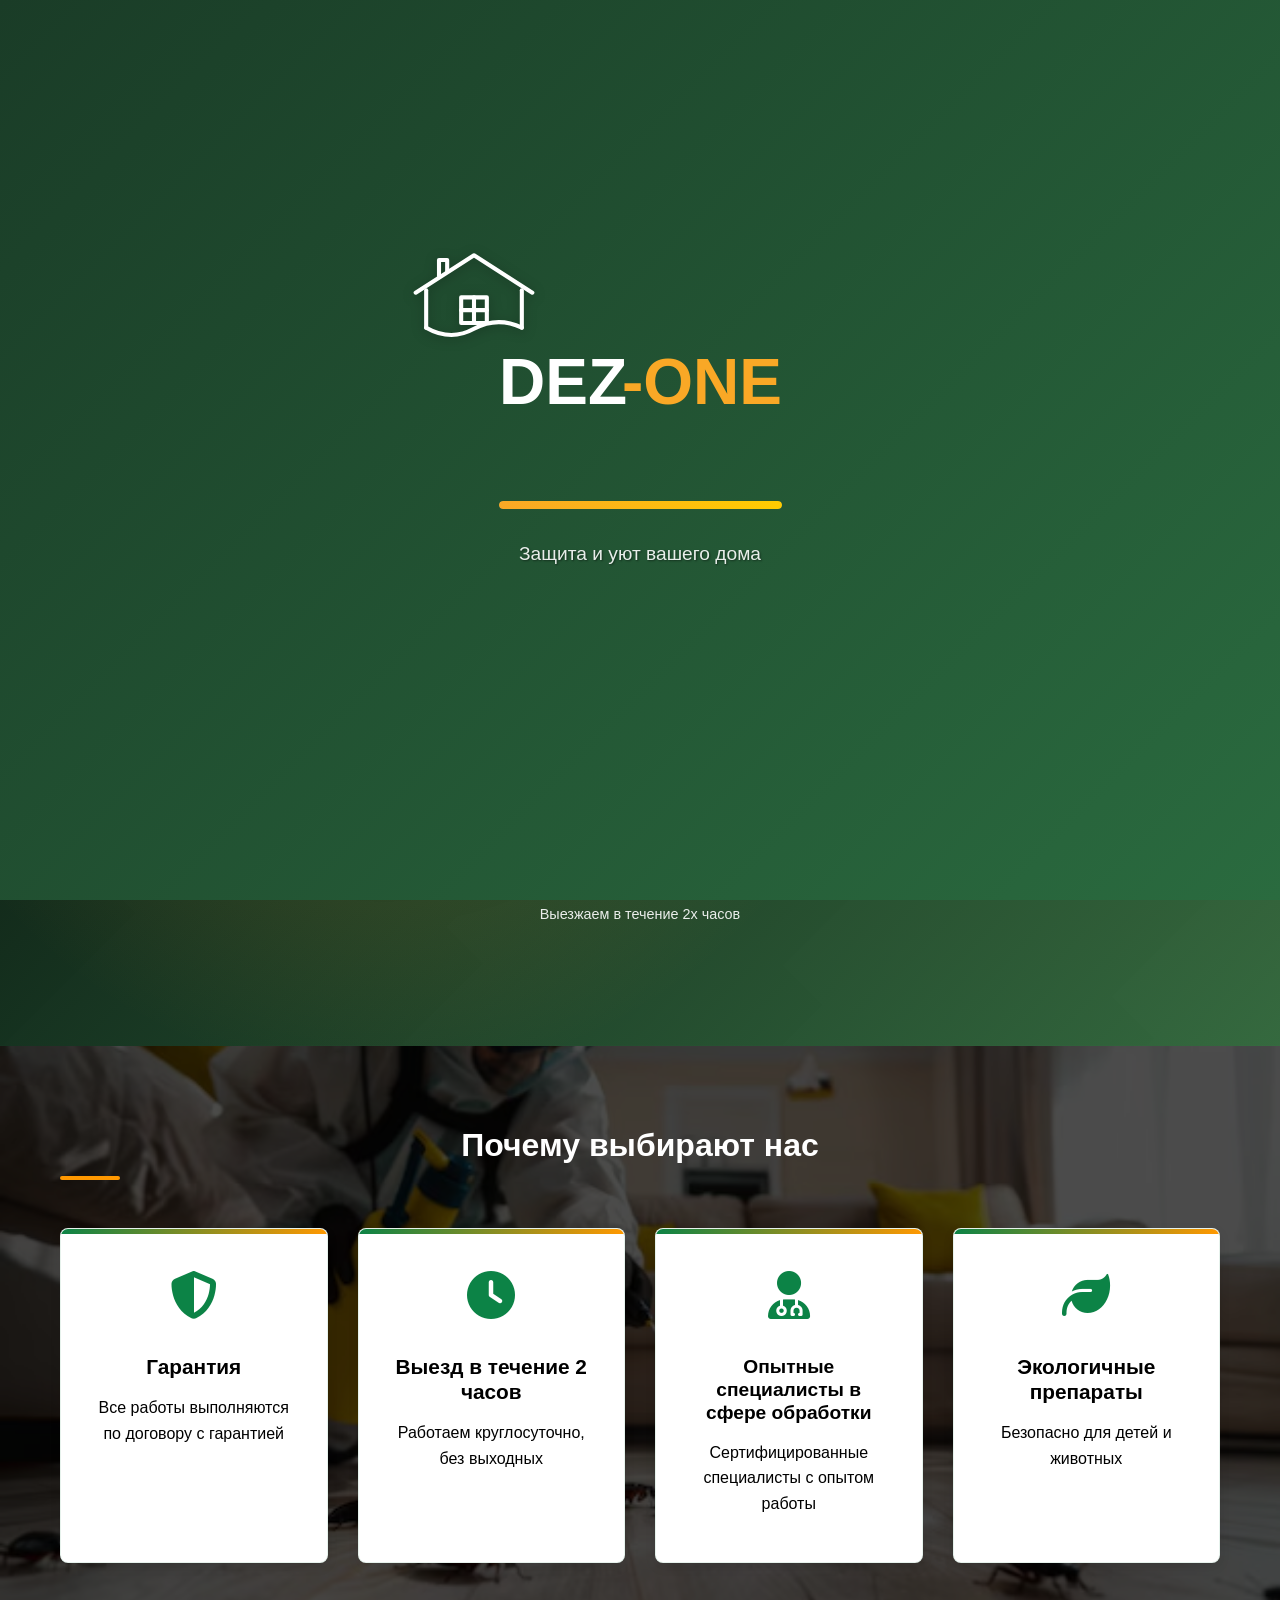
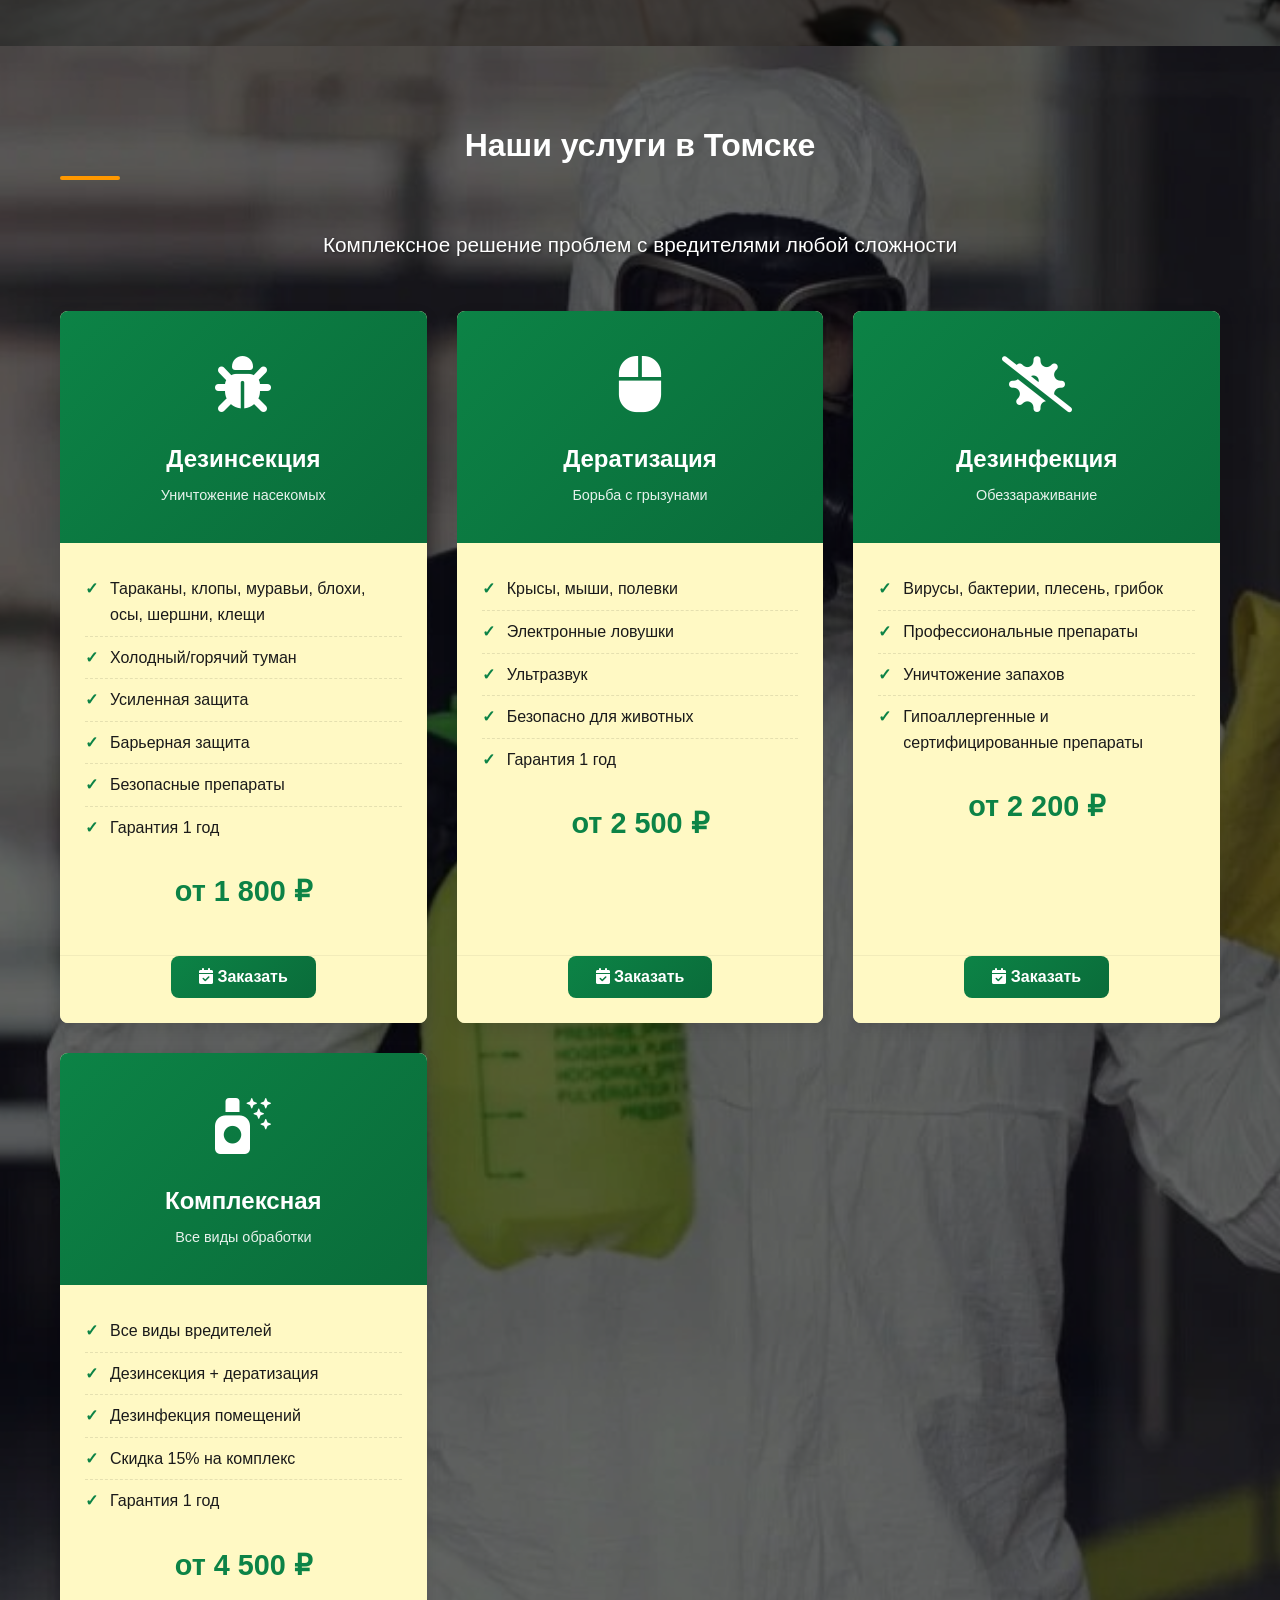
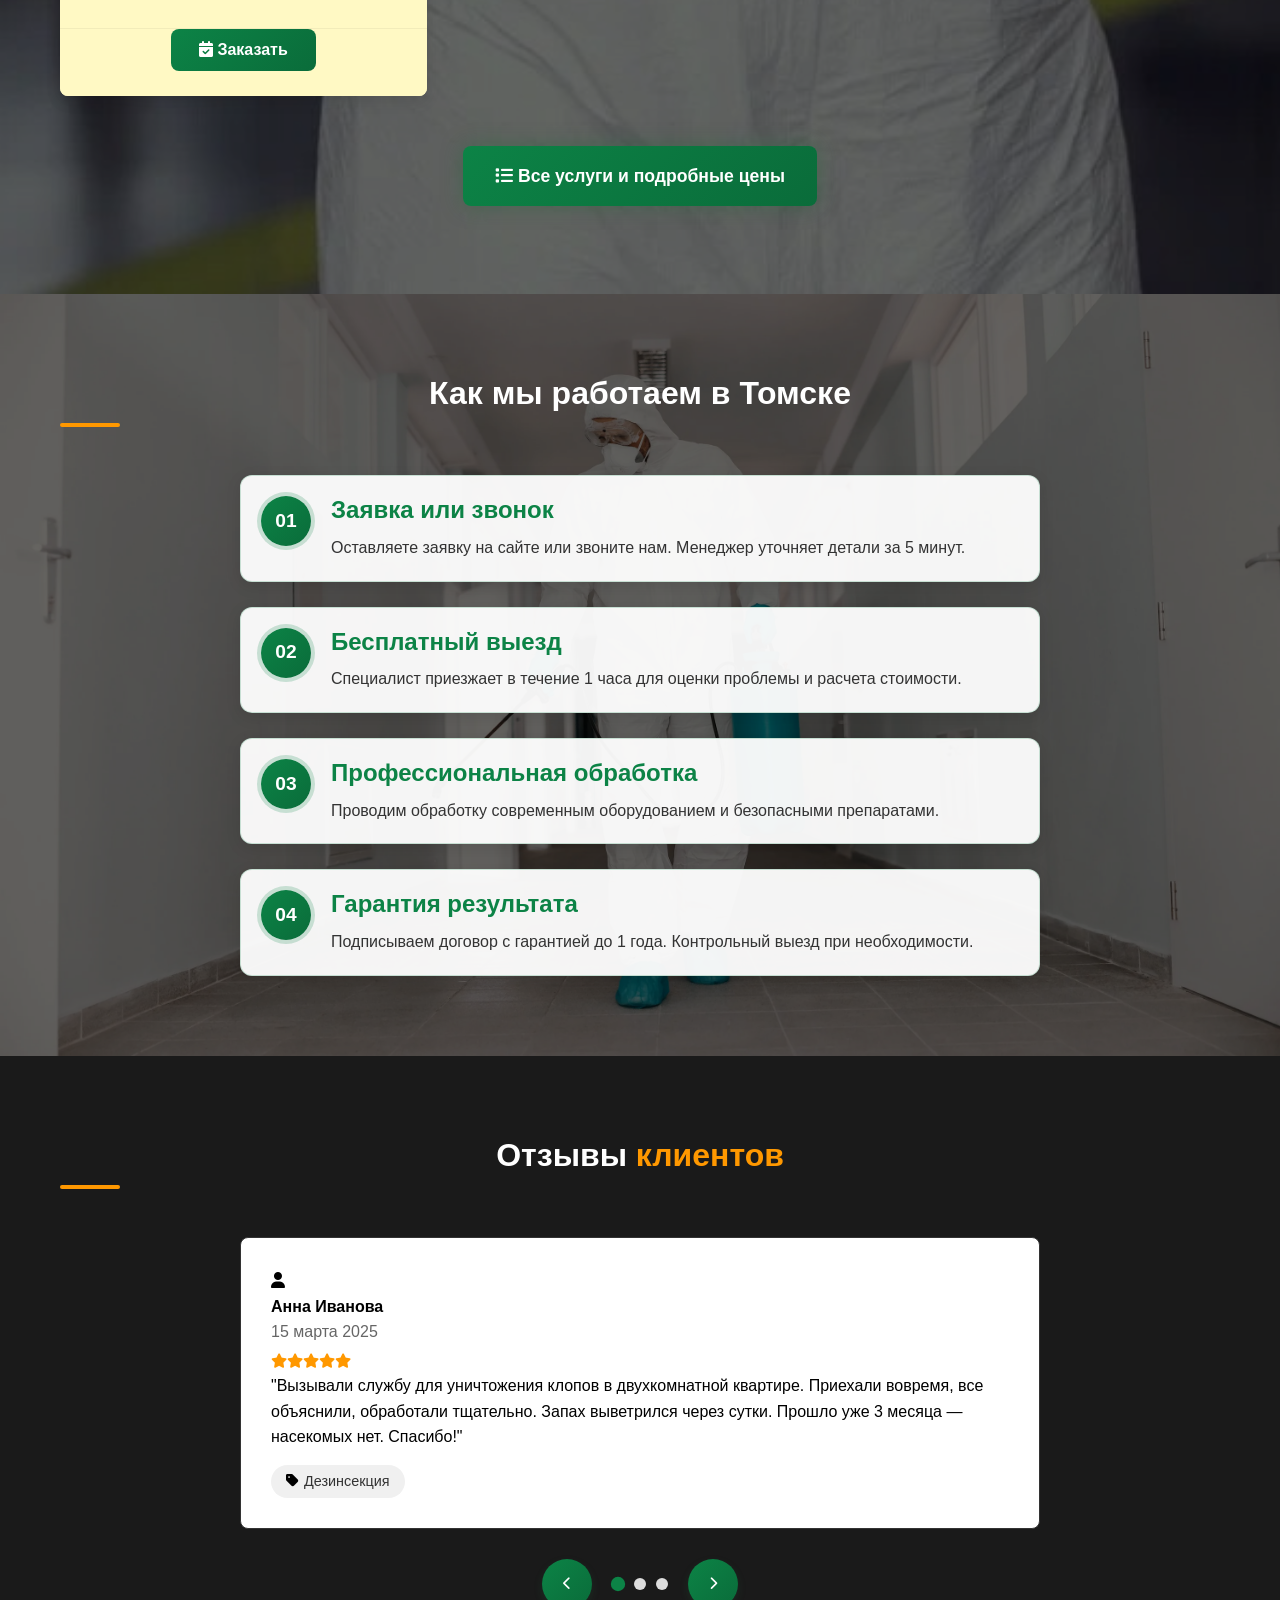
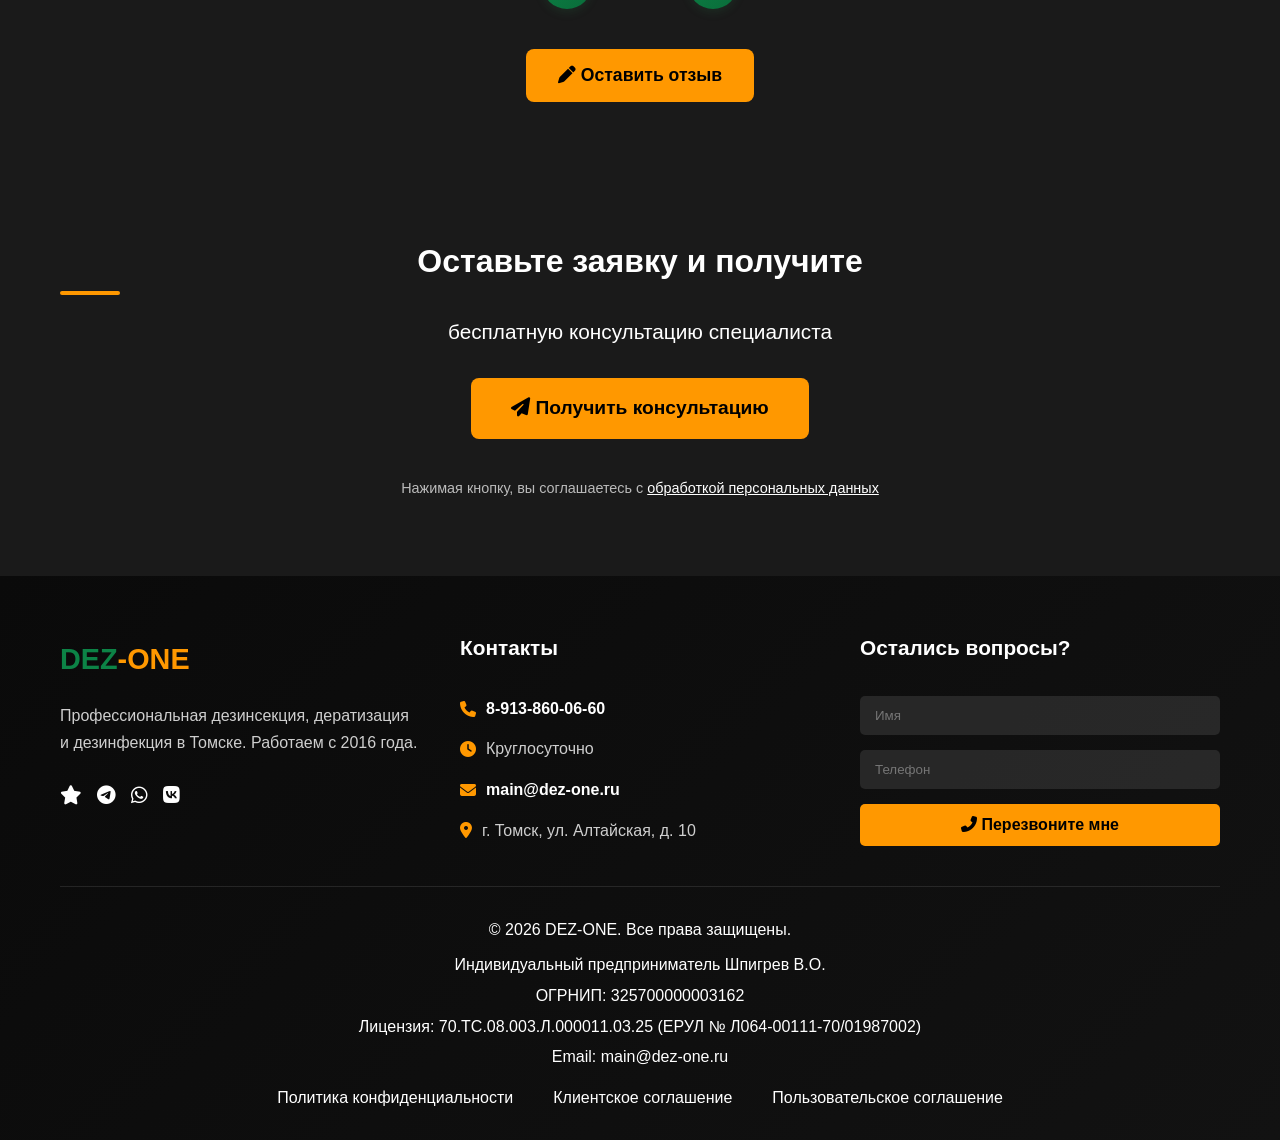
<file: index.html>
<!DOCTYPE html>
<html lang="ru">
<head>

    
<!-- Yandex.Metrika counter -->
<script type="text/javascript">
    (function(m,e,t,r,i,k,a){
        m[i]=m[i]||function(){(m[i].a=m[i].a||[]).push(arguments)};
        m[i].l=1*new Date();
        for (var j = 0; j < document.scripts.length; j++) {if (document.scripts[j].src === r) { return; }}
        k=e.createElement(t),a=e.getElementsByTagName(t)[0],k.async=1,k.src=r,a.parentNode.insertBefore(k,a)
    })(window, document,'script','https://mc.yandex.ru/metrika/tag.js?id=108186352', 'ym');

    ym(108186352, 'init', {ssr:true, webvisor:true, clickmap:true, ecommerce:"dataLayer", referrer: document.referrer, url: location.href, accurateTrackBounce:true, trackLinks:true});
</script>
<noscript><div><img src="https://mc.yandex.ru/watch/108186352" style="position:absolute; left:-9999px;" alt="" /></div></noscript>
<!-- /Yandex.Metrika counter -->



    <meta charset="UTF-8">
    <meta http-equiv="Content-Security-Policy" content="default-src 'self'; script-src 'self' 'unsafe-inline' https://mc.yandex.ru https://cdnjs.cloudflare.com; style-src 'self' 'unsafe-inline' https://fonts.googleapis.com https://cdnjs.cloudflare.com; font-src 'self' https://fonts.gstatic.com https://cdnjs.cloudflare.com data:; img-src 'self' data: https: ; connect-src 'self' https://api.jsonbin.io https://mc.yandex.ru wss://mc.yandex.ru https://*.workers.dev; frame-src https://mc.yandex.ru; object-src 'none'; base-uri 'self'; form-action 'self';">
    <meta name="referrer" content="strict-origin-when-cross-origin">
    <meta http-equiv="X-Content-Type-Options" content="nosniff">
    <meta http-equiv="Permissions-Policy" content="geolocation=(), microphone=(), camera=()">
    <meta name="viewport" content="width=device-width, initial-scale=1.0, maximum-scale=1.0, user-scalable=yes">
    <meta http-equiv="X-UA-Compatible" content="IE=edge">
    <title>Профессиональная дезинсекция и дератизация в Томске | DEZ-ONE</title>
    <meta name="description" content="Уничтожение тараканов, клопов, грызунов в Томске. Гарантия 1 год. Работаем 24/7. Бесплатный выезд и осмотр.">
    
    <!-- Favicon -->
    <link rel="icon" type="image/x-icon" href="/favicon.ico">
    <link rel="icon" type="image/png" sizes="32x32" href="/favicon-32x32.png">
    <link rel="icon" type="image/png" sizes="16x16" href="/favicon-16x16.png">
    <link rel="apple-touch-icon" sizes="180x180" href="/apple-touch-icon.png">
    <link rel="shortcut icon" href="/favicon.ico">
    
    <link rel="stylesheet" href="css/style.css?v=5.0">
    <link rel="stylesheet" href="css/responsive.css?v=5.0">
    <link rel="stylesheet" href="css/animations.css?v=5.0">
    <link rel="stylesheet" href="css/web-background.css?v=5.0">
    <link rel="stylesheet" href="https://cdnjs.cloudflare.com/ajax/libs/font-awesome/6.4.0/css/all.min.css">
    <link rel="preconnect" href="https://fonts.googleapis.com">
    <link rel="preconnect" href="https://fonts.gstatic.com" crossorigin>
    <link href="https://fonts.googleapis.com/css2?family=Montserrat:wght@400;500;600;700;800&family=Open+Sans:wght@400;500;600&display=swap" rel="stylesheet">
    <style>
        /* ===== ДОПОЛНИТЕЛЬНЫЕ СТИЛИ ДЛЯ ГЛАВНОЙ СТРАНИЦЫ ===== */
        .stat-number {
            font-size: 2.5rem;
            font-weight: 800;
            margin-bottom: 5px;
            color: var(--secondary);
            text-shadow: 1px 1px 2px rgba(0, 0, 0, 0.5);
        }

        .stat-item {
            text-align: center;
            color: var(--text-light);
            position: relative;
            z-index: 1;
        }

        #calculator .section-subtitle {
            color: #000000 !important;
        }

        #calculator .result-note {
            color: #ffffff !important;
        }

        #calculator .result-label,
        #calculator .result-price,
        #calculator .result-savings,
        #calculator .savings-amount {
            color: #ffffff !important;
        }

        #calculator .calculator__info .info-title,
        #calculator .calculator__info .info-list li,
        #calculator .calculator__info .tip-content {
            color: #ffffff !important;
        }

        #calculator .calculator__info .tip-icon i {
            color: var(--secondary) !important;
        }

        .footer__bottom {
            display: flex;
            flex-direction: column;
            align-items: center;
            gap: 15px;
        }

        .footer__bottom > div {
            display: flex;
            gap: 20px;
            flex-wrap: wrap;
            justify-content: center;
            margin-top: 10px;
        }

        .footer__bottom a {
            color: rgba(255, 255, 255, 0.8);
            text-decoration: none;
            transition: var(--transition);
            font-size: 0.95rem;
        }

        .footer__bottom a:hover {
            color: var(--secondary);
            text-decoration: underline;
        }

        .modal__content {
            color: var(--text-dark);
        }

        .modal__content h4 {
            color: var(--primary);
        }

        .checkbox-text a {
            color: var(--primary);
            text-decoration: underline;
        }

        .checkbox-text a:hover {
            color: var(--primary-dark);
        }

        .gallery-section {
            display: none;
        }
    </style>
</head>
<body>
    <!-- ПРИНУДИТЕЛЬНЫЕ СТИЛИ ДЛЯ МОДАЛЬНЫХ ОКОН -->
    <style>
        #orderModal .modal__content,
        #consultModal .modal__content {
            background: linear-gradient(135deg, #1a1a1a 0%, #2a2a2a 100%) !important;
        }
        
        #orderModal *:not(button):not(.btn),
        #consultModal *:not(button):not(.btn) {
            color: #ffffff !important;
        }
        
        #orderModal input,
        #consultModal input,
        #orderModal textarea,
        #consultModal textarea {
            background-color: #333333 !important;
            color: #ffffff !important;
            border-color: #555555 !important;
        }
        
        #orderModal input::placeholder,
        #consultModal input::placeholder,
        #orderModal textarea::placeholder,
        #consultModal textarea::placeholder {
            color: #aaaaaa !important;
        }
        
        #orderModal .checkbox-text,
        #consultModal .checkbox-text {
            color: #ffffff !important;
        }
    </style>

    <!-- Анимированный фон с паутинкой -->
    <div class="web-background">
        <div class="web-line web-1"></div>
        <div class="web-line web-2"></div>
        <div class="web-line web-3"></div>
        <div class="web-line web-4"></div>
        <div class="web-line web-5"></div>
        <div class="web-line web-6"></div>
        <div class="web-line web-7"></div>
        <div class="web-line web-8"></div>
        <div class="web-line web-9"></div>
        <div class="web-line web-10"></div>
        <div class="web-grid"></div>
        <div class="spider spider-1"></div>
        <div class="spider spider-2"></div>
        <div class="spider spider-3"></div>
        <div class="spider spider-4"></div>
        <div class="spider spider-5"></div>
        <div class="web-drop drop-1"></div>
        <div class="web-drop drop-2"></div>
        <div class="web-drop drop-3"></div>
        <div class="web-drop drop-4"></div>
        <div class="web-drop drop-5"></div>
    </div>

    <!-- Анимированный фон сайта -->
    <div class="site-background">
        <div class="bg-particle p1"></div>
        <div class="bg-particle p2"></div>
        <div class="bg-particle p3"></div>
        <div class="bg-particle p4"></div>
        <div class="bg-particle p5"></div>
        <div class="bg-particle p6"></div>
        <div class="bg-particle p7"></div>
        <div class="bg-particle p8"></div>
        <div class="bg-particle p9"></div>
        <div class="bg-particle p10"></div>
        <div class="bg-shine"></div>
    </div>

    <!-- Прелоадер с анимацией логотипа -->
    <div class="preloader">
        <div class="preloader-bg">
            <div class="preloader-dust d1"></div>
            <div class="preloader-dust d2"></div>
            <div class="preloader-dust d3"></div>
            <div class="preloader-dust d4"></div>
            <div class="preloader-dust d5"></div>
        </div>
        <div class="preloader-content">
            <div class="preloader-brand">
                <svg class="preloader-house" viewBox="0 0 120 90" xmlns="http://www.w3.org/2000/svg" fill="none" stroke="#ffffff" stroke-width="3.5" stroke-linecap="round" stroke-linejoin="round" aria-hidden="true">
                    <path d="M30 26 L30 12 L37 12 L37 22" />
                    <path d="M10 40 L60 8 L110 40" />
                    <path d="M19 38 L19 70" />
                    <path d="M101 38 L101 70" />
                    <path d="M19 70 Q40 82 60 71 T101 70" />
                    <rect x="49" y="44" width="22" height="22" />
                    <line x1="60" y1="44" x2="60" y2="66" />
                    <line x1="49" y1="55" x2="71" y2="55" />
                </svg>
                <div class="preloader-logo">
                    <span class="logo-dez">DEZ</span><span class="logo-on">-ONE</span>
                </div>
            </div>
            <div class="preloader-slogan" style="display: none;">Защита и уют вашего дома</div>
            <div class="preloader-progress">
                <div class="preloader-bar"></div>
            </div>
            <div class="preloader-text" style="color: white; margin-top: 20px; font-size: 1.2rem; opacity: 0.9; font-weight: 500;">Защита и уют вашего дома</div>
        </div>
    </div>

    <!-- Шапка сайта -->
    <header class="header">
        <div class="container header__container">
            <a href="index.html" class="logo">
                <span class="logo__primary">DEZ</span><span class="logo__secondary">-ONE</span>
            </a>
            <button class="nav__toggle" aria-label="Открыть меню">
                <span></span>
                <span></span>
                <span></span>
            </button>
            <nav class="nav">
                <ul class="nav__list">
                    <li><a href="index.html" class="active">Главная</a></li>
                    <li><a href="services.html">Услуги и цены</a></li>
                    <li><a href="organizations.html">Организациям</a></li>
                    <li><a href="client-memo.html">Памятка клиенту</a></li>
                    <li><a href="calculator.html">Калькулятор</a></li>
                    <li><a href="#process">Как работаем</a></li>
                    <li><a href="#reviews">Отзывы</a></li>
                    <li><a href="blog.html">Статьи</a></li>
                    <li><a href="#contacts">Контакты</a></li>
                </ul>
            </nav>
            <div class="header__contacts">
                <a href="tel:+79138600660" class="phone" data-dez-phone="phone">8-913-860-06-60</a>
                <p class="work-hours" data-dez-work-hours="work-hours">Круглосуточно</p>
            </div>
        </div>
    </header>

    <!-- Главный экран -->
    <section class="hero">
        <div class="hero-bg">
            <div class="hero-bg-layer hero-bg-1" data-speed="0.1"></div>
            <div class="hero-bg-layer hero-bg-2" data-speed="0.3"></div>
            <div class="hero-bg-layer hero-bg-3" data-speed="0.5"></div>
        </div>
        <div class="floating-elements">
            <div class="floating-element fe-1" style="top: 15%; left: 5%">🪳</div>
            <div class="floating-element fe-2" style="top: 25%; right: 10%">🐭</div>
            <div class="floating-element fe-3" style="bottom: 20%; left: 15%">🦠</div>
            <div class="floating-element fe-4" style="bottom: 30%; right: 5%">🛡️</div>
            <div class="floating-element fe-5" style="top: 40%; left: 20%">🐝</div>
            <div class="floating-element fe-6" style="top: 60%; right: 15%">🪰</div>
            <div class="floating-element fe-7" style="bottom: 40%; left: 25%">🐜</div>
            <div class="floating-element fe-8" style="bottom: 50%; right: 20%">🦗</div>
            <div class="floating-element fe-9" style="top: 70%; left: 10%">🕷️</div>
            <div class="floating-element fe-10" style="top: 20%; right: 25%">🦟</div>
        </div>
        <div class="dust-container">
            <div class="dust-particle dust1"></div>
            <div class="dust-particle dust2"></div>
            <div class="dust-particle dust3"></div>
            <div class="dust-particle dust4"></div>
            <div class="dust-particle dust5"></div>
            <div class="dust-particle dust6"></div>
            <div class="dust-particle dust7"></div>
            <div class="dust-particle dust8"></div>
        </div>
        <div class="container hero__container">
            <div class="hero__content">
                <h1 class="hero__title animate-on-scroll" data-animation="fadeInUp">
                    <span class="hero-title-part">Профессиональное</span>
                    <span class="hero-title-part">уничтожение вредителей</span>
                    <span class="hero-title-part">в Томске с гарантией до 1 года</span>
                </h1>
                <p class="hero__subtitle animate-on-scroll" data-animation="fadeInUp" data-delay="200">
                    Тараканы, клопы, мыши, плесень — мы решаем любые проблемы. Официальный договор. Безопасные препараты.
                </p>
                <div class="hero__buttons animate-on-scroll" data-animation="fadeInUp" data-delay="400">
                    <div class="hero__buttons-row">
                        <button class="btn btn--primary btn--large btn-pulse" data-modal="order">
                            <i class="fas fa-phone-alt"></i> Вызвать специалиста
                        </button>
                        <button class="btn btn--secondary btn--large btn-shine" data-modal="consult">
                            <i class="fas fa-comments"></i> Бесплатная консультация
                        </button>
                    </div>
                    <a href="calculator.html" class="btn btn--accent btn--large hero__calc-btn btn-bounce">
                        <i class="fas fa-calculator"></i> Рассчитать стоимость онлайн
                    </a>
                </div>
                
                <!-- БЛОК СТАТИСТИКИ -->
                <div class="stats-counter animate-on-scroll" data-animation="fadeInUp" data-delay="600">
                    <div class="stat-item">
                        <div class="stat-number" data-count="2500">2500</div>
                        <div class="stat-label">Довольных клиентов</div>
                    </div>
                    <div class="stat-item">
                        <div class="stat-number" data-count="98">98%</div>
                        <div class="stat-label">Положительных отзывов</div>
                    </div>
                    <div class="stat-item">
                        <div class="stat-number" data-count="24">24/7</div>
                        <div class="stat-label">Работаем без выходных</div>
                    </div>
                    <div class="stat-item">
                        <div class="stat-number" data-count="120">120</div>
                        <div class="stat-label">Выезжаем в течение 2х часов</div>
                    </div>
                </div>
            </div>
        </div>
    </section>

    <!-- Анимированные преимущества -->
    <section class="features">
        <div class="features-slideshow">
            <div class="slide active" style="background-image: url('images/features-bg1.jpg')"></div>
            <div class="slide" style="background-image: url('images/features-bg2.jpg')"></div>
            <div class="slide" style="background-image: url('images/features-bg3.jpg')"></div>
            <div class="slideshow-overlay"></div>
        </div>
        <div class="container">
            <h2 class="section-title text-center animate-on-scroll" data-animation="fadeInUp">
                <span style="color: white">Почему</span> <span style="color: white">выбирают нас</span>
            </h2>
            <div class="features-grid">
                <div class="feature-card animate-on-scroll" data-animation="zoomIn">
                    <div class="feature-icon"><i class="fas fa-shield-alt"></i></div>
                    <h3 class="feature-title">Гарантия</h3>
                    <p class="feature-desc">Все работы выполняются по договору с гарантией</p>
                </div>
                <div class="feature-card animate-on-scroll" data-animation="zoomIn" data-delay="100">
                    <div class="feature-icon"><i class="fas fa-clock"></i></div>
                    <h3 class="feature-title">Выезд в течение 2 часов</h3>
                    <p class="feature-desc">Работаем круглосуточно, без выходных</p>
                </div>
                <div class="feature-card animate-on-scroll" data-animation="zoomIn" data-delay="200">
                    <div class="feature-icon"><i class="fas fa-user-md"></i></div>
                    <h3 class="feature-title" style="font-size: 1.2rem">Опытные специалисты в сфере обработки</h3>
                    <p class="feature-desc">Сертифицированные специалисты с опытом работы</p>
                </div>
                <div class="feature-card animate-on-scroll" data-animation="zoomIn" data-delay="300">
                    <div class="feature-icon"><i class="fas fa-leaf"></i></div>
                    <h3 class="feature-title">Экологичные препараты</h3>
                    <p class="feature-desc">Безопасно для детей и животных</p>
                </div>
            </div>
        </div>
    </section>

    <!-- Услуги -->
    <section class="services">
        <div class="services-bg" style="background-image: url('images/services-bg.jpg')"></div>
        <div class="services-overlay"></div>
        <div class="container">
            <h2 class="section-title text-center animate-on-scroll" data-animation="fadeInUp">
                <span style="color: white">Наши</span> <span style="color: white">услуги в Томске</span>
            </h2>
            <p class="section-subtitle text-center animate-on-scroll" data-animation="fadeInUp" data-delay="200" style="color: #ffffff !important; font-size: 1.3rem; font-weight: 500; text-shadow: 1px 1px 3px rgba(0,0,0,0.5);">
                Комплексное решение проблем с вредителями любой сложности
            </p>
            <div class="services-widgets">
                <div class="service-widget animate-on-scroll" data-animation="zoomIn">
                    <div class="service-widget__header">
                        <div class="service-widget__icon"><i class="fas fa-bug"></i></div>
                        <h3 class="service-widget__title">Дезинсекция</h3>
                        <p class="service-widget__subtitle">Уничтожение насекомых</p>
                    </div>
                    <div class="service-widget__body">
                        <ul class="service-widget__features">
                            <li>Тараканы, клопы, муравьи, блохи, осы, шершни, клещи</li>
                            <li>Холодный/горячий туман</li>
                            <li>Усиленная защита</li>
                            <li>Барьерная защита</li>
                            <li>Безопасные препараты</li>
                            <li>Гарантия 1 год</li>
                        </ul>
                        <div class="service-widget__price">от 1 800 ₽</div>
                    </div>
                    <div class="service-widget__footer">
                        <button class="btn btn--primary" data-service="Дезинсекция" data-modal="order"><i class="fas fa-calendar-check"></i> Заказать</button>
                    </div>
                </div>
                <div class="service-widget animate-on-scroll" data-animation="zoomIn" data-delay="100">
                    <div class="service-widget__header">
                        <div class="service-widget__icon"><i class="fas fa-mouse"></i></div>
                        <h3 class="service-widget__title">Дератизация</h3>
                        <p class="service-widget__subtitle">Борьба с грызунами</p>
                    </div>
                    <div class="service-widget__body">
                        <ul class="service-widget__features">
                            <li>Крысы, мыши, полевки</li>
                            <li>Электронные ловушки</li>
                            <li>Ультразвук</li>
                            <li>Безопасно для животных</li>
                            <li>Гарантия 1 год</li>
                        </ul>
                        <div class="service-widget__price">от 2 500 ₽</div>
                    </div>
                    <div class="service-widget__footer">
                        <button class="btn btn--primary" data-service="Дератизация" data-modal="order"><i class="fas fa-calendar-check"></i> Заказать</button>
                    </div>
                </div>
                <div class="service-widget animate-on-scroll" data-animation="zoomIn" data-delay="200">
                    <div class="service-widget__header">
                        <div class="service-widget__icon"><i class="fas fa-virus-slash"></i></div>
                        <h3 class="service-widget__title">Дезинфекция</h3>
                        <p class="service-widget__subtitle">Обеззараживание</p>
                    </div>
                    <div class="service-widget__body">
                        <ul class="service-widget__features">
                            <li>Вирусы, бактерии, плесень, грибок</li>
                            <li>Профессиональные препараты</li>
                            <li>Уничтожение запахов</li>
                            <li>Гипоаллергенные и сертифицированные препараты</li>
                        </ul>
                        <div class="service-widget__price">от 2 200 ₽</div>
                    </div>
                    <div class="service-widget__footer">
                        <button class="btn btn--primary" data-service="Дезинфекция" data-modal="order"><i class="fas fa-calendar-check"></i> Заказать</button>
                    </div>
                </div>
                <div class="service-widget animate-on-scroll" data-animation="zoomIn" data-delay="300">
                    <div class="service-widget__header">
                        <div class="service-widget__icon"><i class="fas fa-spray-can-sparkles"></i></div>
                        <h3 class="service-widget__title">Комплексная</h3>
                        <p class="service-widget__subtitle">Все виды обработки</p>
                    </div>
                    <div class="service-widget__body">
                        <ul class="service-widget__features">
                            <li>Все виды вредителей</li>
                            <li>Дезинсекция + дератизация</li>
                            <li>Дезинфекция помещений</li>
                            <li>Скидка 15% на комплекс</li>
                            <li>Гарантия 1 год</li>
                        </ul>
                        <div class="service-widget__price">от 4 500 ₽</div>
                    </div>
                    <div class="service-widget__footer">
                        <button class="btn btn--primary" data-service="Комплексная обработка" data-modal="order"><i class="fas fa-calendar-check"></i> Заказать</button>
                    </div>
                </div>
            </div>
            <div class="text-center animate-on-scroll" data-animation="fadeInUp" data-delay="400">
                <a href="services.html" class="btn btn--primary btn--large btn-glow"><i class="fas fa-list"></i> Все услуги и подробные цены</a>
            </div>
        </div>
    </section>

    <!-- Как мы работаем -->
    <section id="process" class="process">
        <div class="process-bg" style="background-image: url('images/process-bg.jpg')"></div>
        <div class="process-overlay"></div>
        <div class="container">
            <h2 class="section-title text-center animate-on-scroll" data-animation="fadeInUp">
                <span style="color: white">Как мы</span> <span style="color: white">работаем в Томске</span>
            </h2>
            <div style="display: flex; flex-direction: column; align-items: center; gap: 25px; max-width: 800px; margin: 0 auto; position: relative; z-index: 10;">
                <div style="display: flex; align-items: flex-start; width: 100%; background: rgba(255,255,255,0.95); border-radius: 12px; padding: 20px; box-shadow: 0 4px 15px rgba(0,0,0,0.1); border: 1px solid rgba(12,131,70,0.2);">
                    <div style="width: 50px; height: 50px; background: linear-gradient(135deg, #0c8346, #0a6c3a); border-radius: 50%; display: flex; align-items: center; justify-content: center; color: white; font-weight: 700; font-size: 1.2rem; margin-right: 20px; flex-shrink: 0; box-shadow: 0 0 0 4px rgba(12,131,70,0.2);">01</div>
                    <div><h3 style="color: #0c8346; margin: 0 0 10px 0;">Заявка или звонок</h3><p style="color: #333; margin: 0;">Оставляете заявку на сайте или звоните нам. Менеджер уточняет детали за 5 минут.</p></div>
                </div>
                <div style="display: flex; align-items: flex-start; width: 100%; background: rgba(255,255,255,0.95); border-radius: 12px; padding: 20px; box-shadow: 0 4px 15px rgba(0,0,0,0.1); border: 1px solid rgba(12,131,70,0.2);">
                    <div style="width: 50px; height: 50px; background: linear-gradient(135deg, #0c8346, #0a6c3a); border-radius: 50%; display: flex; align-items: center; justify-content: center; color: white; font-weight: 700; font-size: 1.2rem; margin-right: 20px; flex-shrink: 0; box-shadow: 0 0 0 4px rgba(12,131,70,0.2);">02</div>
                    <div><h3 style="color: #0c8346; margin: 0 0 10px 0;">Бесплатный выезд</h3><p style="color: #333; margin: 0;">Специалист приезжает в течение 1 часа для оценки проблемы и расчета стоимости.</p></div>
                </div>
                <div style="display: flex; align-items: flex-start; width: 100%; background: rgba(255,255,255,0.95); border-radius: 12px; padding: 20px; box-shadow: 0 4px 15px rgba(0,0,0,0.1); border: 1px solid rgba(12,131,70,0.2);">
                    <div style="width: 50px; height: 50px; background: linear-gradient(135deg, #0c8346, #0a6c3a); border-radius: 50%; display: flex; align-items: center; justify-content: center; color: white; font-weight: 700; font-size: 1.2rem; margin-right: 20px; flex-shrink: 0; box-shadow: 0 0 0 4px rgba(12,131,70,0.2);">03</div>
                    <div><h3 style="color: #0c8346; margin: 0 0 10px 0;">Профессиональная обработка</h3><p style="color: #333; margin: 0;">Проводим обработку современным оборудованием и безопасными препаратами.</p></div>
                </div>
                <div style="display: flex; align-items: flex-start; width: 100%; background: rgba(255,255,255,0.95); border-radius: 12px; padding: 20px; box-shadow: 0 4px 15px rgba(0,0,0,0.1); border: 1px solid rgba(12,131,70,0.2);">
                    <div style="width: 50px; height: 50px; background: linear-gradient(135deg, #0c8346, #0a6c3a); border-radius: 50%; display: flex; align-items: center; justify-content: center; color: white; font-weight: 700; font-size: 1.2rem; margin-right: 20px; flex-shrink: 0; box-shadow: 0 0 0 4px rgba(12,131,70,0.2);">04</div>
                    <div><h3 style="color: #0c8346; margin: 0 0 10px 0;">Гарантия результата</h3><p style="color: #333; margin: 0;">Подписываем договор с гарантией до 1 года. Контрольный выезд при необходимости.</p></div>
                </div>
            </div>
        </div>
    </section>

    <!-- Отзывы -->
    <section id="reviews" class="reviews">
        <div class="container">
            <h2 class="section-title text-center animate-on-scroll" data-animation="fadeInUp">
                <span style="color: white">Отзывы</span> <span class="text-gradient">клиентов</span>
            </h2>
            <div class="reviews-carousel">
                <div class="carousel-container">
                    <div class="review-slide active">
                        <div class="review-card">
                            <div class="review-card__header">
                                <div class="review-card__avatar"><i class="fas fa-user"></i></div>
                                <div>
                                    <div class="review-card__author">Анна Иванова</div>
                                    <div class="review-card__date">15 марта 2025</div>
                                    <div class="review-rating"><i class="fas fa-star"></i><i class="fas fa-star"></i><i class="fas fa-star"></i><i class="fas fa-star"></i><i class="fas fa-star"></i></div>
                                </div>
                            </div>
                            <div class="review-card__text">"Вызывали службу для уничтожения клопов в двухкомнатной квартире. Приехали вовремя, все объяснили, обработали тщательно. Запах выветрился через сутки. Прошло уже 3 месяца — насекомых нет. Спасибо!"</div>
                            <div class="review-service"><i class="fas fa-tag"></i> Дезинсекция</div>
                        </div>
                    </div>
                    <div class="review-slide">
                        <div class="review-card">
                            <div class="review-card__header">
                                <div class="review-card__avatar"><i class="fas fa-user-tie"></i></div>
                                <div>
                                    <div class="review-card__author">Павел Смирнов</div>
                                    <div class="review-card__date">2 апреля 2025</div>
                                    <div class="review-rating"><i class="fas fa-star"></i><i class="fas fa-star"></i><i class="fas fa-star"></i><i class="fas fa-star"></i><i class="fas fa-star-half-alt"></i></div>
                                </div>
                            </div>
                            <div class="review-card__text">"Долго боролся с тараканами в кафе самостоятельно, но безуспешно. Решил обратиться к профессионалам. Обработали кухню и склад, дали гарантию 1 год. Тараканов не видно уже 5 месяцев."</div>
                            <div class="review-service"><i class="fas fa-tag"></i> Дезинсекция для бизнеса</div>
                        </div>
                    </div>
                    <div class="review-slide">
                        <div class="review-card">
                            <div class="review-card__header">
                                <div class="review-card__avatar"><i class="fas fa-user"></i></div>
                                <div>
                                    <div class="review-card__author">Мария Ковалева</div>
                                    <div class="review-card__date">22 апреля 2025</div>
                                    <div class="review-rating"><i class="fas fa-star"></i><i class="fas fa-star"></i><i class="fas fa-star"></i><i class="fas fa-star"></i><i class="fas fa-star"></i></div>
                                </div>
                            </div>
                            <div class="review-card__text">"В частном доме завелись мыши. Специалист приехал, осмотрел, расставил ловушки и обработал потенциальные места проникновения. Через неделю мыши исчезли. Вежливый персонал, аккуратная работа."</div>
                            <div class="review-service"><i class="fas fa-tag"></i> Дератизация</div>
                        </div>
                    </div>
                </div>
                <div class="carousel-controls">
                    <button class="carousel-prev"><i class="fas fa-chevron-left"></i></button>
                    <div class="carousel-dots"><span class="dot active"></span><span class="dot"></span><span class="dot"></span></div>
                    <button class="carousel-next"><i class="fas fa-chevron-right"></i></button>
                </div>
            </div>
            <div class="text-center" style="margin-top: 40px;">
                <button class="btn btn--secondary btn--large" id="addReviewBtn" data-modal="review"><i class="fas fa-pen"></i> Оставить отзыв</button>
            </div>
        </div>
    </section>

    <!-- CTA секция -->
    <section class="cta-section" style="background: #1a1a1a; padding: 60px 0;">
        <div class="container">
            <div class="cta-content animate-on-scroll" data-animation="zoomIn" style="text-align: center;">
                <h2 class="cta-title" style="color: #ffffff; margin-bottom: 20px;">Оставьте заявку и получите</h2>
                <p class="cta-subtitle" style="color: #ffffff; font-size: 1.3rem; margin-bottom: 30px;">бесплатную консультацию специалиста</p>
                <div style="margin: 30px 0;">
                    <a href="https://t.me/muravkiy" target="_blank" class="btn btn--primary btn--large" style="background: #ff9800; color: #000000; font-weight: 700; padding: 15px 40px; font-size: 1.2rem; border: none; display: inline-block; text-decoration: none;">
                        <i class="fas fa-paper-plane"></i> Получить консультацию
                    </a>
                </div>
                <p class="cta-note" style="color: rgba(255,255,255,0.7); font-size: 0.9rem;">
                    Нажимая кнопку, вы соглашаетесь с
                    <button type="button" class="consent-link" data-modal="consent" style="background: none; border: none; color: #ff9800; text-decoration: underline; cursor: pointer; padding: 0; font-size: 0.9rem;">обработкой персональных данных</button>
                </p>
            </div>
        </div>
    </section>

    <!-- Модальное окно консультации -->
    <div class="modal" id="consultModal">
        <div class="modal__content" style="max-width: 600px; width: 90%; padding: 40px;">
            <button class="modal__close" aria-label="Закрыть">&times;</button>
            <h3 class="modal__title" style="font-size: 2rem; margin-bottom: 10px; color: #0c8346;">Бесплатная консультация</h3>
            <p class="modal__text" style="font-size: 1.1rem; margin-bottom: 30px; color: #5a6268;">Оставьте контакты, и наш специалист перезвонит вам в течение 15 минут</p>
            <form id="consultForm" class="contact-form" style="display: flex; flex-direction: column; gap: 20px;">
                <div class="form-group" style="width: 100%;"><label for="consultName" style="font-weight: 600; margin-bottom: 8px; display: block; color: #333;">Ваше имя <span style="color: #ff0000;">*</span></label><input type="text" id="consultName" name="name" placeholder="Введите ваше имя" required style="width: 100%; padding: 15px 18px; border: 2px solid #e0e0e0; border-radius: 8px; font-size: 1rem; transition: all 0.3s; box-sizing: border-box;"></div>
                <div class="form-group" style="width: 100%;"><label for="consultPhone" style="font-weight: 600; margin-bottom: 8px; display: block; color: #333;">Номер телефона <span style="color: #ff0000;">*</span></label><input type="tel" id="consultPhone" name="phone" placeholder="+7 (___) ___-__-__" required style="width: 100%; padding: 15px 18px; border: 2px solid #e0e0e0; border-radius: 8px; font-size: 1rem; transition: all 0.3s; box-sizing: border-box;"></div>
                <div class="form-group" style="width: 100%;"><label for="consultMessage" style="font-weight: 600; margin-bottom: 8px; display: block; color: #333;">Сообщение</label><textarea id="consultMessage" name="message" placeholder="Опишите вашу проблему (необязательно)" rows="3" style="width: 100%; padding: 15px 18px; border: 2px solid #e0e0e0; border-radius: 8px; font-size: 1rem; transition: all 0.3s; font-family: inherit; resize: vertical; box-sizing: border-box;"></textarea></div>
                <button type="submit" class="btn btn--primary btn--block" style="padding: 16px; font-size: 1.2rem; font-weight: 700; background: #0c8346; color: white; border: none; border-radius: 8px; cursor: pointer; transition: all 0.3s; margin-top: 10px;"><i class="fas fa-phone-alt"></i> Жду звонка</button>
                <p class="form-note" style="font-size: 0.9rem; color: #5a6268; text-align: center; margin-top: 15px;">Нажимая кнопку, вы соглашаетесь с <button type="button" class="consent-link" data-modal="consent" style="background: none; border: none; color: #0c8346; text-decoration: underline; cursor: pointer; padding: 0; font-size: 0.9rem;">обработкой персональных данных</button></p>
            </form>
        </div>
    </div>

    <!-- Модальное окно заказа -->
    <div class="modal" id="orderModal">
        <div class="modal__content" style="max-width: 600px; width: 90%; padding: 40px;">
            <button class="modal__close" aria-label="Закрыть">&times;</button>
            <h3 class="modal__title" style="font-size: 2rem; margin-bottom: 10px; color: #0c8346;">Вызов специалиста</h3>
            <p class="modal__text" style="font-size: 1.1rem; margin-bottom: 30px; color: #5a6268;">Мы перезвоним для уточнения деталей и согласования времени выезда</p>
            <form id="orderForm" class="contact-form" style="display: flex; flex-direction: column; gap: 20px;">
                <div class="form-group" style="width: 100%;"><label for="orderName" style="font-weight: 600; margin-bottom: 8px; display: block; color: #333;">Ваше имя <span style="color: #ff0000;">*</span></label><input type="text" id="orderName" name="name" placeholder="Введите ваше имя" required style="width: 100%; padding: 15px 18px; border: 2px solid #e0e0e0; border-radius: 8px; font-size: 1rem; transition: all 0.3s; box-sizing: border-box;"></div>
                <div class="form-group" style="width: 100%;"><label for="orderPhone" style="font-weight: 600; margin-bottom: 8px; display: block; color: #333;">Номер телефона <span style="color: #ff0000;">*</span></label><input type="tel" id="orderPhone" name="phone" placeholder="+7 (___) ___-__-__" required style="width: 100%; padding: 15px 18px; border: 2px solid #e0e0e0; border-radius: 8px; font-size: 1rem; transition: all 0.3s; box-sizing: border-box;"></div>
                <div class="form-group" style="width: 100%;"><label for="serviceInput" style="font-weight: 600; margin-bottom: 8px; display: block; color: #333;">Опишите ваш запрос</label><textarea name="service" id="serviceInput" placeholder="Опишите, какая услуга вам нужна, площадь помещения и т.д." rows="3" required style="width: 100%; padding: 15px 18px; border: 2px solid #e0e0e0; border-radius: 8px; font-size: 1rem; transition: all 0.3s; font-family: inherit; resize: vertical; box-sizing: border-box;"></textarea></div>
                <div class="form-group" style="width: 100%;"><label for="orderAddress" style="font-weight: 600; margin-bottom: 8px; display: block; color: #333;">Адрес объекта <span style="color: #ff0000;">*</span></label><textarea id="orderAddress" name="address" placeholder="Введите адрес: город, улица, дом, квартира" required rows="3" style="width: 100%; padding: 15px 18px; border: 2px solid #e0e0e0; border-radius: 8px; font-size: 1rem; transition: all 0.3s; font-family: inherit; resize: vertical; box-sizing: border-box;"></textarea></div>
                <div style="margin: 15px 0; padding: 20px; background-color: #0c8346; border-radius: 8px;"><label style="display: flex; align-items: flex-start; gap: 15px; cursor: pointer; color: #ffffff;"><input type="checkbox" name="clientMemoAgreement" id="clientMemoAgreement" required style="width: 20px; height: 20px; margin-top: 2px; cursor: pointer; accent-color: #ff9800; flex-shrink: 0;"><span style="color: #ffffff; font-size: 1rem; line-height: 1.4; flex: 1;">Я ознакомлен(а) и согласен(на) с <a href="client-memo.html" target="_blank" style="color: #ff9800; text-decoration: underline; font-weight: 600;">Памяткой клиенту</a> и обязуюсь соблюдать все правила поведения после обработки</span></label></div>
                <button type="submit" class="btn btn--primary btn--block" id="orderSubmitBtn" disabled style="padding: 16px; font-size: 1.2rem; font-weight: 700; background: #0c8346; color: white; border: none; border-radius: 8px; cursor: pointer; transition: all 0.3s; margin-top: 10px;"><i class="fas fa-phone-alt"></i> Вызвать специалиста</button>
                <p class="form-note" style="font-size: 0.9rem; color: #5a6268; text-align: center; margin-top: 15px;">Нажимая кнопку, вы соглашаетесь с <button type="button" class="consent-link" data-modal="consent" style="background: none; border: none; color: #0c8346; text-decoration: underline; cursor: pointer; padding: 0; font-size: 0.9rem;">обработкой персональных данных</button></p>
            </form>
        </div>
    </div>

    <!-- Модальное окно отзыва -->
    <div class="modal" id="reviewModal">
        <div class="modal__content" style="max-width: 600px; width: 90%; padding: 40px;">
            <button class="modal__close" aria-label="Закрыть">&times;</button>
            <h3 class="modal__title" style="font-size: 2rem; margin-bottom: 10px; color: #0c8346;">Оставить отзыв</h3>
            <p class="modal__text" style="font-size: 1.1rem; margin-bottom: 30px; color: #5a6268;">Поделитесь вашим опытом работы с нашей компанией</p>
            <form id="reviewForm" class="contact-form" style="display: flex; flex-direction: column; gap: 20px;">
                <div class="form-group" style="width: 100%;"><label for="reviewName" style="font-weight: 600; margin-bottom: 8px; display: block; color: #333;">Ваше имя <span style="color: #ff0000;">*</span></label><input type="text" id="reviewName" name="name" placeholder="Введите ваше имя" required style="width: 100%; padding: 15px 18px; border: 2px solid #e0e0e0; border-radius: 8px; font-size: 1rem; transition: all 0.3s; box-sizing: border-box;"></div>
                <div class="form-group" style="width: 100%;"><label for="reviewCity" style="font-weight: 600; margin-bottom: 8px; display: block; color: #333;">Город <span style="color: #ff0000;">*</span></label><input type="text" id="reviewCity" name="city" placeholder="Ваш город" required style="width: 100%; padding: 15px 18px; border: 2px solid #e0e0e0; border-radius: 8px; font-size: 1rem; transition: all 0.3s; box-sizing: border-box;"></div>
                <div class="form-group" style="width: 100%;"><label for="reviewServiceSelect" style="font-weight: 600; margin-bottom: 8px; display: block; color: #333;">Услуга <span style="color: #ff0000;">*</span></label><select id="reviewServiceSelect" name="service" required style="width: 100%; padding: 15px 18px; border: 2px solid #e0e0e0; border-radius: 8px; font-size: 1rem; background-color: white; color: #333; box-sizing: border-box;"><option value="" disabled selected>Выберите услугу</option><option value="Дезинсекция">Дезинсекция</option><option value="Дератизация">Дератизация</option><option value="Дезинфекция">Дезинфекция</option><option value="Комплексная обработка">Комплексная обработка</option><option value="Акарицидная обработка">Акарицидная обработка</option><option value="Демиркуризация">Демиркуризация</option></select></div>
                <div class="form-group" style="width: 100%;"><label style="font-weight: 600; margin-bottom: 8px; display: block; color: #333;">Оценка <span style="color: #ff0000;">*</span></label><div style="display: flex; gap: 10px; margin: 10px 0;"><span class="star" data-value="1" style="font-size: 2rem; cursor: pointer; color: #ddd; transition: color 0.2s;">★</span><span class="star" data-value="2" style="font-size: 2rem; cursor: pointer; color: #ddd; transition: color 0.2s;">★</span><span class="star" data-value="3" style="font-size: 2rem; cursor: pointer; color: #ddd; transition: color 0.2s;">★</span><span class="star" data-value="4" style="font-size: 2rem; cursor: pointer; color: #ddd; transition: color 0.2s;">★</span><span class="star" data-value="5" style="font-size: 2rem; cursor: pointer; color: #ff9800; transition: color 0.2s;">★</span></div><input type="hidden" name="rating" id="ratingValue" value="5"></div>
                <div class="form-group" style="width: 100%;"><label for="reviewText" style="font-weight: 600; margin-bottom: 8px; display: block; color: #333;">Ваш отзыв <span style="color: #ff0000;">*</span></label><textarea id="reviewText" name="review" placeholder="Расскажите о вашем опыте работы с нами" required rows="5" style="width: 100%; padding: 15px 18px; border: 2px solid #e0e0e0; border-radius: 8px; font-size: 1rem; transition: all 0.3s; font-family: inherit; resize: vertical; box-sizing: border-box;"></textarea></div>
                <button type="submit" class="btn btn--primary btn--block" style="padding: 16px; font-size: 1.2rem; font-weight: 700; background: #0c8346; color: white; border: none; border-radius: 8px; cursor: pointer; transition: all 0.3s; margin-top: 10px;"><i class="fas fa-paper-plane"></i> Отправить отзыв</button>
                <p class="form-note" style="font-size: 0.9rem; color: #5a6268; text-align: center; margin-top: 15px;">Отзыв будет опубликован после модерации</p>
            </form>
        </div>
    </div>

    <!-- ФУТЕР с полной информацией об ИП -->
    <footer id="contacts" class="footer" style="background: linear-gradient(135deg, #0a0a0a 0%, #121212 100%); padding: 60px 0 30px; color: #ffffff;">
        <div class="container">
            <div class="footer__grid" style="display: grid; grid-template-columns: repeat(auto-fit, minmax(250px, 1fr)); gap: 40px; margin-bottom: 40px;">
                <div class="footer__col">
                    <a href="index.html" class="footer-logo" style="font-size: 1.8rem; font-weight: 800; color: #ffffff; text-decoration: none; display: inline-block; margin-bottom: 20px;">
                        <span style="color: #0c8346;">DEZ</span><span style="color: #ff9800;">-ONE</span>
                    </a>
                    <p style="color: rgba(255,255,255,0.8); line-height: 1.7; margin-bottom: 25px;">Профессиональная дезинсекция, дератизация и дезинфекция в Томске. Работаем с 2016 года.</p>
                    <div class="social-links" style="display: flex; gap: 15px;" data-dez-social-container>
                        <a href="https://max.ru/profile/79138572271" target="_blank" data-dez-social="max" style="color: #ffffff; font-size: 1.2rem;" aria-label="MAX"><i class="fas fa-star"></i></a>
                        <a href="https://t.me/dezon_pro" target="_blank" data-dez-social="telegram" style="color: #ffffff; font-size: 1.2rem;"><i class="fab fa-telegram"></i></a>
                        <a href="#" data-dez-social="whatsapp" style="color: #ffffff; font-size: 1.2rem;"><i class="fab fa-whatsapp"></i></a>
                        <a href="#" data-dez-social="vk" style="color: #ffffff; font-size: 1.2rem;" target="_blank"><i class="fab fa-vk"></i></a>
                    </div>
                </div>
                
                <div class="footer__col">
                    <h4 style="color: #ffffff; font-size: 1.3rem; margin-bottom: 25px; position: relative; padding-bottom: 10px;">Контакты</h4>
                    <div style="display: flex; flex-direction: column; gap: 15px;">
                        <a href="tel:+79138600660" style="color: #ffffff; text-decoration: none; font-weight: 600; display: flex; align-items: center; gap: 10px;" data-dez-phone="phone">
                            <i class="fas fa-phone" style="color: #ff9800;"></i> 8-913-860-06-60
                        </a>
                        <p style="color: rgba(255,255,255,0.8); display: flex; align-items: center; gap: 10px; margin: 0;" data-dez-work-hours="work-hours">
                            <i class="fas fa-clock" style="color: #ff9800;"></i> Круглосуточно
                        </p>
                        <a href="mailto:main@dez-one.ru" style="color: #ffffff; text-decoration: none; font-weight: 600; display: flex; align-items: center; gap: 10px;" data-dez-email="email">
                            <i class="fas fa-envelope" style="color: #ff9800;"></i> main@dez-one.ru
                        </a>
                        <p style="color: rgba(255,255,255,0.8); display: flex; align-items: center; gap: 10px; margin: 0;" data-dez-address="address">
                            <i class="fas fa-map-marker-alt" style="color: #ff9800;"></i> г. Томск, ул. Алтайская, д. 10
                        </p>
                    </div>
                </div>
                
                <div class="footer__col">
                    <h4 style="color: #ffffff; font-size: 1.3rem; margin-bottom: 25px; position: relative; padding-bottom: 10px;">Остались вопросы?</h4>
                    <form id="footerForm" style="display: flex; flex-direction: column; gap: 15px;">
                        <input type="text" name="name" placeholder="Имя" required style="padding: 12px 15px; border-radius: 5px; border: none; background: rgba(255,255,255,0.1); color: #ffffff;">
                        <input type="tel" name="phone" placeholder="Телефон" required style="padding: 12px 15px; border-radius: 5px; border: none; background: rgba(255,255,255,0.1); color: #ffffff;">
                        <button type="submit" class="btn btn--primary" style="background: #ff9800; color: #000000; border: none; padding: 12px; font-weight: 600; cursor: pointer; border-radius: 5px;">
                            <i class="fas fa-phone-alt"></i> Перезвоните мне
                        </button>
                    </form>
                </div>
            </div>
            
            <div style="border-top: 1px solid rgba(255,255,255,0.1); padding-top: 30px; text-align: center;">
                <p style="color: #ffffff; margin: 0 0 10px 0;">&copy; 2026 DEZ-ONE. Все права защищены.</p>
                <p style="color: #ffffff; margin: 0 0 5px 0;">Индивидуальный предприниматель Шпигрев В.О.</p>
                <p style="color: #ffffff; margin: 0 0 5px 0;">ОГРНИП: 325700000003162</p>
                <p style="color: #ffffff; margin: 0 0 5px 0;">Лицензия: 70.ТС.08.003.Л.000011.03.25 (ЕРУЛ № Л064-00111-70/01987002)</p>
                <p style="color: #ffffff; margin: 0;">Email: main@dez-one.ru</p>
                <div style="display: flex; gap: 20px; flex-wrap: wrap; justify-content: center; margin-top: 15px;">
                    <a href="#" class="footer__link" id="privacyPolicyLink" style="color: #ffffff; text-decoration: none;">Политика конфиденциальности</a>
                    <a href="#" class="footer__link" id="clientAgreementLink" style="color: #ffffff; text-decoration: none;">Клиентское соглашение</a>
                    <a href="#" class="footer__link" id="userAgreementLink" style="color: #ffffff; text-decoration: none;">Пользовательское соглашение</a>
                </div>
            </div>
        </div>
    </footer>

    <!-- Виджет обратного звонка -->
    <button class="callback-widget" aria-label="Заказать обратный звонок" data-modal="consult"><span class="callback-widget__icon"><i class="fas fa-phone-alt"></i></span><span class="callback-widget__text">Заказать звонок</span></button>

    <!-- Кнопка наверх -->
    <button class="scroll-top" aria-label="Наверх"><i class="fas fa-chevron-up"></i></button>

    <!-- Модальное окно Политики конфиденциальности -->
    <div class="modal" id="privacyPolicyModal">
        <div class="modal__content" style="max-width: 800px; max-height: 80vh; overflow-y: auto; background: linear-gradient(135deg, #1a1a1a 0%, #2a2a2a 100%); color: #ffffff !important;">
            <button class="modal__close" aria-label="Закрыть" style="color: #ffffff;">&times;</button>
            <h3 class="modal__title" style="color: #ff9800; margin-bottom: 25px;" data-dez-agreement-title="privacy">Политика конфиденциальности</h3>
            <div style="text-align: left; color: #ffffff !important;" data-dez-agreement-content="privacy">
                <h4 style="color: #ff9800; margin-top: 20px; margin-bottom: 10px;">1. Общие положения</h4>
                <p style="color: #ffffff !important;">1.1. Настоящая Политика конфиденциальности (далее — Политика) является официальным документом Индивидуального предпринимателя Шпигрева В.О. (ОГРНИП 325700000003162), действующего на основании законодательства РФ, и определяет порядок обработки и защиты информации о физических и юридических лицах (далее — Пользователи), использующих Сайт https://dez-one.ru (далее — Сайт).</p>
                <p style="color: #ffffff !important;">1.2. Целью Политики является обеспечение защиты прав и свобод Пользователя при обработке его персональных данных, в том числе защиты прав на неприкосновенность частной жизни, личную и семейную тайну.</p>
                <p style="color: #ffffff !important;">1.3. Использование Сайта означает безоговорочное согласие Пользователя с настоящей Политикой. В случае несогласия с условиями Политики Пользователь обязан прекратить использование Сайта.</p>
                <p style="color: #ffffff !important;">1.4. Действующая редакция Политики находится на Сайте в открытом доступе. Оператор имеет право вносить изменения в Политику. Новая редакция Политики вступает в силу с момента ее размещения на Сайте, если иное не предусмотрено новой редакцией.</p>
                <h4 style="color: #ff9800; margin-top: 20px; margin-bottom: 10px;">2. Персональная информация пользователей</h4>
                <p style="color: #ffffff !important;">2.1. Под персональной информацией в настоящей Политике понимается:</p>
                <ul style="list-style-type: disc; padding-left: 30px; margin-bottom: 15px; color: #ffffff !important;"><li style="color: #ffffff !important;">Информация, которую Пользователь предоставляет о себе самостоятельно при заполнении форм обратной связи, регистрации, оформлении заказа на Сайте, включая: фамилию, имя, отчество; номер контактного телефона; адрес электронной почты; адрес местонахождения объекта; иные данные, предоставляемые Пользователем.</li><li style="color: #ffffff !important;">Данные, которые автоматически передаются Сайтом в процессе его использования с помощью установленного на устройстве Пользователя программного обеспечения, в том числе IP-адрес, информация из cookie, данные об используемом браузере, время доступа, реферер (адрес предыдущей страницы).</li></ul>
                <p style="color: #ffffff !important;">2.2. Оператор не обрабатывает специальные категории персональных данных, касающиеся расовой, национальной принадлежности, политических взглядов, религиозных или философских убеждений, состояния здоровья, интимной жизни.</p>
                <h4 style="color: #ff9800; margin-top: 20px; margin-bottom: 10px;">3. Цели сбора и обработки персональной информации</h4>
                <p style="color: #ffffff !important;">3.1. Оператор осуществляет сбор и обработку только той персональной информации, которая необходима для исполнения договоров и соглашений с Пользователем, а также для соблюдения требований законодательства РФ.</p>
                <p style="color: #ffffff !important;">3.2. Персональная информация Пользователя используется в следующих целях:</p>
                <ul style="list-style-type: disc; padding-left: 30px; margin-bottom: 15px; color: #ffffff !important;"><li style="color: #ffffff !important;">Идентификация Пользователя в рамках договоров оказания услуг;</li><li style="color: #ffffff !important;">Связь с Пользователем, включая направление уведомлений, запросов и информации, касающихся использования Сайта, оказания услуг;</li><li style="color: #ffffff !important;">Обработка заявок и запросов Пользователя;</li><li style="color: #ffffff !important;">Улучшение качества работы Сайта, удобства его использования;</li><li style="color: #ffffff !important;">Проведение статистических и иных исследований на основе обезличенных данных;</li><li style="color: #ffffff !important;">Защита прав и законных интересов Оператора и третьих лиц.</li></ul>
                <h4 style="color: #ff9800; margin-top: 20px; margin-bottom: 10px;">4. Условия обработки персональной информации</h4>
                <p style="color: #ffffff !important;">4.1. Обработка персональной информации Пользователя осуществляется с использованием средств автоматизации, а также без использования таких средств, любым законным способом. Обработка производится бессрочно до момента отзыва Пользователем согласия на обработку персональных данных.</p>
                <p style="color: #ffffff !important;">4.2. Оператор не передает персональную информацию Пользователя третьим лицам без его согласия, за исключением случаев, когда это необходимо для исполнения договора (например, для передачи заказа курьерской службе, платежным системам), либо в случаях, установленных законодательством РФ.</p>
                <p style="color: #ffffff !important;">4.3. Оператор принимает все необходимые правовые, организационные и технические меры для защиты персональной информации Пользователя от неправомерного или случайного доступа, уничтожения, изменения, блокирования, копирования, распространения, а также от иных неправомерных действий третьих лиц.</p>
                <p style="color: #ffffff !important;">4.4. При утрате или разглашении персональных данных Оператор уведомляет Пользователя и уполномоченный орган по защите прав субъектов персональных данных в сроки, установленные законодательством РФ.</p>
                <h4 style="color: #ff9800; margin-top: 20px; margin-bottom: 10px;">5. Права и обязанности Пользователей</h4>
                <p style="color: #ffffff !important;">5.1. Пользователь вправе:</p>
                <ul style="list-style-type: disc; padding-left: 30px; margin-bottom: 15px; color: #ffffff !important;"><li style="color: #ffffff !important;">Получать информацию, касающуюся обработки его персональных данных;</li><li style="color: #ffffff !important;">Требовать уточнения своих персональных данных, их блокирования или уничтожения в случае, если персональные данные являются неполными, устаревшими, неточными, незаконно полученными или не являются необходимыми для заявленной цели обработки;</li><li style="color: #ffffff !important;">Отозвать согласие на обработку персональных данных путем направления письменного заявления Оператору;</li><li style="color: #ffffff !important;">Обжаловать действия или бездействие Оператора в уполномоченный орган по защите прав субъектов персональных данных или в судебном порядке.</li></ul>
                <h4 style="color: #ff9800; margin-top: 20px; margin-bottom: 10px;">6. Меры по защите персональных данных</h4>
                <p style="color: #ffffff !important;">6.1. Оператор назначает ответственного за организацию обработки персональных данных.</p>
                <p style="color: #ffffff !important;">6.2. Оператор применяет следующие меры защиты персональных данных: назначение лиц, ответственных за обработку персональных данных; ограничение и разграничение доступа к персональным данным; применение антивирусных средств; использование межсетевых экранов; резервирование данных; контроль за принимаемыми мерами.</p>
                <p style="color: #ffffff !important;">6.3. Обработка персональных данных на бумажных носителях осуществляется в специально выделенных для этого помещениях, с обеспечением сохранности документов.</p>
                <h4 style="color: #ff9800; margin-top: 20px; margin-bottom: 10px;">7. Заключительные положения</h4>
                <p style="color: #ffffff !important;">7.1. Настоящая Политика действует бессрочно до замены ее новой редакцией.</p>
                <p style="color: #ffffff !important;">7.2. Все споры, возникающие из отношений, регулируемых настоящей Политикой, разрешаются путем переговоров. При недостижении согласия спор подлежит рассмотрению в суде по месту регистрации Оператора в соответствии с законодательством РФ.</p>
                <p style="color: #ffffff !important;">7.3. Лица, виновные в нарушении правил обработки персональных данных, несут гражданскую, административную, уголовную и дисциплинарную ответственность в соответствии с законодательством РФ.</p>
                <h4 style="color: #ff9800; margin-top: 20px; margin-bottom: 10px;">8. Контактная информация</h4>
                <p style="color: #ffffff !important;">По всем вопросам, связанным с обработкой персональных данных, Пользователь может обратиться:</p>
                <p style="color: #ffffff !important;">Email: main@dez-one.ru</p>
                <p style="color: #ffffff !important;">Телефон: 8-913-860-06-60</p>
                <p style="color: #ffffff !important;">Адрес для корреспонденции: г. Томск, ул. Алтайская, д. 10</p>
                <p style="color: #ffffff !important;">ИП Шпигрев В.О., ОГРНИП 325700000003162</p>
                <p style="color: #ffffff !important;">Лицензия: 70.ТС.08.003.Л.000011.03.25 (ЕРУЛ № Л064-00111-70/01987002)</p>
                <p style="margin-top: 30px; font-style: italic; color: #ffffff !important;">Дата последнего обновления: 26 февраля 2026 г.</p>
            </div>
            <div style="margin-top: 30px; text-align: center;"><button class="btn btn--primary" onclick="document.getElementById('privacyPolicyModal').classList.remove('active'); document.body.style.overflow = '';">Закрыть</button></div>
        </div>
    </div>

    <!-- Модальное окно Клиентского соглашения -->
    <div class="modal" id="clientAgreementModal">
        <div class="modal__content" style="max-width: 800px; max-height: 80vh; overflow-y: auto; background: linear-gradient(135deg, #1a1a1a 0%, #2a2a2a 100%); color: #ffffff !important;">
            <button class="modal__close" aria-label="Закрыть" style="color: #ffffff;">&times;</button>
            <h3 class="modal__title" style="color: #ff9800; margin-bottom: 25px;" data-dez-agreement-title="client">Клиентское соглашение</h3>
            <div style="text-align: left; color: #ffffff !important;" data-dez-agreement-content="client">
                <h4 style="color: #ff9800; margin-top: 20px; margin-bottom: 10px;">1. Предмет соглашения</h4>
                <p style="color: #ffffff !important;">1.1. Индивидуальный предприниматель Шпигрев В.О. (ОГРНИП 325700000003162) (далее — Исполнитель) обязуется по заданию Заказчика оказать услуги по дезинсекции, дератизации, дезинфекции и иные услуги, указанные на Сайте https://dez-one.ru (далее — Услуги), а Заказчик обязуется принять и оплатить оказанные Услуги.</p>
                <p style="color: #ffffff !important;">1.2. Настоящее Клиентское соглашение является публичной офертой. Акцептом признается оформление Заказчиком заявки на Сайте или по телефону, либо оплата Услуг, либо совершение иных конклюдентных действий, свидетельствующих о согласии с условиями настоящего Соглашения.</p>
                <p style="color: #ffffff !important;">1.3. Факт ознакомления с Памяткой клиенту и настоящим Соглашением подтверждается отметкой в соответствующем поле формы заявки на Сайте.</p>
                <h4 style="color: #ff9800; margin-top: 20px; margin-bottom: 10px;">2. Порядок оказания услуг</h4>
                <p style="color: #ffffff !important;">2.1. Заказчик оставляет заявку на Сайте, по телефону или через мессенджеры. Менеджер Исполнителя связывается с Заказчиком для согласования даты, времени и адреса оказания Услуг, уточнения стоимости.</p>
                <p style="color: #ffffff !important;">2.2. Исполнитель гарантирует прибытие специалиста на объект в согласованное время. В случае задержки более чем на 30 минут Исполнитель уведомляет Заказчика.</p>
                <p style="color: #ffffff !important;">2.3. До начала оказания Услуг специалист Исполнителя проводит осмотр объекта, согласовывает с Заказчиком план обработки, объем работ и окончательную стоимость.</p>
                <p style="color: #ffffff !important;">2.4. Исполнитель использует сертифицированные и безопасные препараты и оборудование. По требованию Заказчика Исполнитель предоставляет копии сертификатов и деклараций соответствия.</p>
                <p style="color: #ffffff !important;">2.5. После оказания Услуг составляется Акт выполненных работ (в простой письменной форме или в форме электронного документа). Подписание Акта Заказчиком подтверждает, что Услуги оказаны надлежащим образом, в полном объеме, претензий к качеству Заказчик не имеет.</p>
                <h4 style="color: #ff9800; margin-top: 20px; margin-bottom: 10px;">3. Обязанности Заказчика</h4>
                <p style="color: #ffffff !important;">3.1. Заказчик обязуется:</p>
                <ul style="list-style-type: decimal; padding-left: 30px; margin-bottom: 15px; color: #ffffff !important;"><li style="color: #ffffff !important;">Обеспечить доступ специалиста на объект в согласованное время;</li><li style="color: #ffffff !important;">Выполнить подготовительные мероприятия, указанные в Памятке клиенту;</li><li style="color: #ffffff !important;">Удалить из помещения людей (особенно детей, беременных женщин, лиц с аллергией) и домашних животных на время обработки и в течение экспозиции;</li><li style="color: #ffffff !important;">Не находиться в помещении во время обработки без специальных средств защиты;</li><li style="color: #ffffff !important;">Соблюдать рекомендации специалиста по завершении обработки (проветривание, уборка);</li><li style="color: #ffffff !important;">Своевременно оплатить услуги.</li></ul>
                <p style="color: #ffffff !important;">3.2. Невыполнение Заказчиком обязанностей, указанных в п. 3.1., освобождает Исполнителя от гарантийных обязательств.</p>
                <h4 style="color: #ff9800; margin-top: 20px; margin-bottom: 10px;">4. Стоимость и порядок расчетов</h4>
                <p style="color: #ffffff !important;">4.1. Стоимость Услуг определяется на основании цен, указанных на Сайте, и фиксируется в заявке. Окончательная стоимость может быть скорректирована после осмотра объекта специалистом.</p>
                <p style="color: #ffffff !important;">4.2. Оплата производится в российских рублях наличными средствами специалисту после оказания Услуг, либо безналичным переводом на расчетный счет Исполнителя.</p>
                <p style="color: #ffffff !important;">4.3. При безналичной оплате моментом оплаты считается поступление денежных средств на расчетный счет Исполнителя.</p>
                <h4 style="color: #ff9800; margin-top: 20px; margin-bottom: 10px;">5. Гарантийные обязательства</h4>
                <p style="color: #ffffff !important;">5.1. Исполнитель предоставляет гарантию на оказанные услуги:</p>
                <ul style="list-style-type: disc; padding-left: 30px; margin-bottom: 15px; color: #ffffff !important;"><li style="color: #ffffff !important;">Дезинсекция — 1 (один) год;</li><li style="color: #ffffff !important;">Дератизация — 1 (один) год;</li><li style="color: #ffffff !important;">Дезинфекция — от 1 до 6 месяцев в зависимости от типа обработки;</li><li style="color: #ffffff !important;">Акарицидная обработка — 1 (один) сезон;</li><li style="color: #ffffff !important;">Демиркуризация — без гарантийных обязательств (разовый акт).</li></ul>
                <p style="color: #ffffff !important;">5.2. Гарантия действует при условии соблюдения Заказчиком всех рекомендаций Исполнителя по подготовке и уборке после обработки, а также при отсутствии повторного заражения извне.</p>
                <p style="color: #ffffff !important;">5.3. Для реализации гарантийного обслуживания Заказчик обязан предоставить доступ специалисту на объект в течение 3 (трех) рабочих дней с момента обнаружения вредителей.</p>
                <h4 style="color: #ff9800; margin-top: 20px; margin-bottom: 10px;">6. Ответственность сторон</h4>
                <p style="color: #ffffff !important;">6.1. Исполнитель несет ответственность за качество оказанных услуг в соответствии с законодательством РФ и настоящим Соглашением.</p>
                <p style="color: #ffffff !important;">6.2. Исполнитель не несет ответственности за порчу имущества Заказчика, если это имущество не было подготовлено к обработке в соответствии с Памяткой клиенту.</p>
                <p style="color: #ffffff !important;">6.3. Заказчик несет ответственность за достоверность предоставленной информации (площадь объекта, степень заражения, наличие детей/животных).</p>
                <p style="color: #ffffff !important;">6.4. Заказчик несет полную ответственность за жизнь и здоровье лиц, оставленных в помещении во время обработки в нарушение требований безопасности.</p>
                <h4 style="color: #ff9800; margin-top: 20px; margin-bottom: 10px;">7. Порядок разрешения споров</h4>
                <p style="color: #ffffff !important;">7.1. Все споры разрешаются путем переговоров с обязательным соблюдением претензионного порядка. Срок ответа на претензию — 10 (десять) рабочих дней.</p>
                <p style="color: #ffffff !important;">7.2. В случае невозможности разрешения спора путем переговоров, спор подлежит рассмотрению в суде по месту регистрации Исполнителя в соответствии с законодательством РФ.</p>
                <h4 style="color: #ff9800; margin-top: 20px; margin-bottom: 10px;">8. Заключительные положения</h4>
                <p style="color: #ffffff !important;">8.1. Настоящее Соглашение вступает в силу с момента Акцепта Заказчиком и действует до полного исполнения сторонами своих обязательств.</p>
                <p style="color: #ffffff !important;">8.2. Во всем, что не урегулировано настоящим Соглашением, стороны руководствуются законодательством РФ.</p>
                <p style="margin-top: 30px; font-style: italic; color: #ffffff !important;">Дата последнего обновления: 26 февраля 2026 г.</p>
            </div>
            <div style="margin-top: 30px; text-align: center;"><button class="btn btn--primary" onclick="document.getElementById('clientAgreementModal').classList.remove('active'); document.body.style.overflow = '';">Закрыть</button></div>
        </div>
    </div>

    <!-- Модальное окно Пользовательского соглашения -->
    <div class="modal" id="userAgreementModal">
        <div class="modal__content" style="max-width: 800px; max-height: 80vh; overflow-y: auto; background: linear-gradient(135deg, #1a1a1a 0%, #2a2a2a 100%); color: #ffffff !important;">
            <button class="modal__close" aria-label="Закрыть" style="color: #ffffff;">&times;</button>
            <h3 class="modal__title" style="color: #ff9800; margin-bottom: 25px;" data-dez-agreement-title="user">Пользовательское соглашение</h3>
            <div style="text-align: left; color: #ffffff !important;" data-dez-agreement-content="user">
                <h4 style="color: #ff9800; margin-top: 20px; margin-bottom: 10px;">1. Общие положения</h4>
                <p style="color: #ffffff !important;">1.1. Настоящее Пользовательское соглашение (далее — Соглашение) регулирует отношения между Индивидуальным предпринимателем Шпигревым В.О. (ОГРНИП 325700000003162) (далее — Оператор, Администрация) и любым лицом (далее — Пользователь), использующим Сайт https://dez-one.ru (далее — Сайт).</p>
                <p style="color: #ffffff !important;">1.2. Настоящее Соглашение является официальным документом и публикуется в открытом доступе на Сайте. Использование Сайта означает полное и безоговорочное согласие Пользователя с условиями настоящего Соглашения.</p>
                <p style="color: #ffffff !important;">1.3. Администрация вправе в любое время в одностороннем порядке изменять условия настоящего Соглашения. Изменения вступают в силу с момента публикации новой редакции Соглашения на Сайте.</p>
                <h4 style="color: #ff9800; margin-top: 20px; margin-bottom: 10px;">2. Предмет соглашения</h4>
                <p style="color: #ffffff !important;">2.1. Предметом настоящего Соглашения является предоставление Пользователю доступа к информации, калькуляторам, формам обратной связи и иному функционалу Сайта.</p>
                <p style="color: #ffffff !important;">2.2. Сайт предоставляет Пользователю следующие виды сервисов: просмотр информации об услугах и ценах; расчет предварительной стоимости услуг через онлайн-калькулятор; направление заявок на обратный звонок, консультацию, заказ услуг; просмотр статей и памяток; оставление отзывов.</p>
                <h4 style="color: #ff9800; margin-top: 20px; margin-bottom: 10px;">3. Права и обязанности сторон</h4>
                <p style="color: #ffffff !important;">3.1. Пользователь обязуется:</p>
                <ul style="list-style-type: decimal; padding-left: 30px; margin-bottom: 15px; color: #ffffff !important;"><li style="color: #ffffff !important;">Не совершать действий, направленных на нарушение нормальной работы Сайта;</li><li style="color: #ffffff !important;">Не предпринимать попыток несанкционированного доступа к управлению Сайтом;</li><li style="color: #ffffff !important;">Не распространять спам, вирусы, вредоносное программное обеспечение;</li><li style="color: #ffffff !important;">Предоставлять достоверную информацию при заполнении форм обратной связи;</li><li style="color: #ffffff !important;">Соблюдать права интеллектуальной собственности Администрации.</li></ul>
                <p style="color: #ffffff !important;">3.2. Пользователь имеет право:</p>
                <ul style="list-style-type: decimal; padding-left: 30px; margin-bottom: 15px; color: #ffffff !important;"><li style="color: #ffffff !important;">Использовать функционал Сайта в личных некоммерческих целях;</li><li style="color: #ffffff !important;">Направлять заявки и запросы через формы Сайта;</li><li style="color: #ffffff !important;">Получать информацию о деятельности Исполнителя.</li></ul>
                <p style="color: #ffffff !important;">3.3. Администрация имеет право:</p>
                <ul style="list-style-type: decimal; padding-left: 30px; margin-bottom: 15px; color: #ffffff !important;"><li style="color: #ffffff !important;">Изменять условия настоящего Соглашения в одностороннем порядке;</li><li style="color: #ffffff !important;">Ограничивать доступ к Сайту в случае нарушения Пользователем условий Соглашения;</li><li style="color: #ffffff !important;">Проводить профилактические работы с временным приостановлением работы Сайта.</li></ul>
                <h4 style="color: #ff9800; margin-top: 20px; margin-bottom: 10px;">4. Интеллектуальная собственность</h4>
                <p style="color: #ffffff !important;">4.1. Все объекты, размещенные на Сайте (логотип, дизайн, тексты, графические изображения, иллюстрации, фото- и видеоматериалы), являются объектами интеллектуальной собственности Администрации.</p>
                <p style="color: #ffffff !important;">4.2. Любое использование объектов интеллектуальной собственности без письменного разрешения правообладателя является нарушением и преследуется по закону.</p>
                <h4 style="color: #ff9800; margin-top: 20px; margin-bottom: 10px;">5. Ответственность и ограничения</h4>
                <p style="color: #ffffff !important;">5.1. Сайт предоставляется на условиях «как есть». Администрация не гарантирует, что Сайт не содержит ошибок, работает непрерывно и безотказно.</p>
                <p style="color: #ffffff !important;">5.2. Администрация не несет ответственности за возможные убытки, связанные с использованием или невозможностью использования Сайта.</p>
                <p style="color: #ffffff !important;">5.3. Администрация не несет ответственности за содержание и достоверность информации, предоставленной Пользователем.</p>
                <p style="color: #ffffff !important;">5.4. Калькулятор на Сайте является предварительным и не гарантирует точную стоимость услуг. Окончательная стоимость определяется специалистом после осмотра объекта.</p>
                <h4 style="color: #ff9800; margin-top: 20px; margin-bottom: 10px;">6. Ссылки на сторонние ресурсы</h4>
                <p style="color: #ffffff !important;">6.1. На Сайте могут содержаться ссылки на сторонние интернет-ресурсы. Администрация не несет ответственности за информацию, размещенную на таких ресурсах, и не гарантирует их безопасность.</p>
                <h4 style="color: #ff9800; margin-top: 20px; margin-bottom: 10px;">7. Заключительные положения</h4>
                <p style="color: #ffffff !important;">7.1. В случае признания судом какого-либо положения настоящего Соглашения недействительным, остальные положения продолжают действовать.</p>
                <p style="color: #ffffff !important;">7.2. Бездействие Администрации в случае нарушения Пользователем положений Соглашения не лишает Администрацию права предпринять соответствующие действия в защиту своих интересов впоследствии.</p>
                <p style="margin-top: 30px; font-style: italic; color: #ffffff !important;">Дата последнего обновления: 26 февраля 2026 г.</p>
            </div>
            <div style="margin-top: 30px; text-align: center;"><button class="btn btn--primary" onclick="document.getElementById('userAgreementModal').classList.remove('active'); document.body.style.overflow = '';">Закрыть</button></div>
        </div>
    </div>

    <!-- Модальное окно согласия на обработку персональных данных -->
    <div class="modal" id="consentModal">
        <div class="modal__content" style="max-width: 800px; max-height: 80vh; overflow-y: auto; background: linear-gradient(135deg, #1a1a1a 0%, #2a2a2a 100%); color: #ffffff !important;">
            <button class="modal__close" aria-label="Закрыть" style="color: #ffffff;">&times;</button>
            <h3 class="modal__title" style="color: #ff9800; margin-bottom: 25px;">Согласие на обработку персональных данных</h3>
            <div style="text-align: left; color: #ffffff !important;">
                <p style="color: #ffffff !important;">Настоящим я, действуя своей волей и в своем интересе, при использовании сайта https://dez-one.ru (далее — Сайт) и заполнении форм обратной связи, даю свое согласие Индивидуальному предпринимателю Шпигреву В.О. (ОГРНИП 325700000003162) на обработку моих персональных данных, а именно: фамилии, имени, отчества, номера контактного телефона, адреса электронной почты, адреса местонахождения объекта.</p>
                <p style="color: #ffffff !important;">Обработка персональных данных включает в себя сбор, запись, систематизацию, накопление, хранение, уточнение (обновление, изменение), извлечение, использование, передачу (предоставление доступа), обезличивание, блокирование, удаление, уничтожение персональных данных.</p>
                <p style="color: #ffffff !important;">Цель обработки персональных данных: идентификация Пользователя в рамках договоров оказания услуг; связь с Пользователем, включая направление уведомлений, запросов и информации, касающихся использования Сайта, оказания услуг; обработка заявок и запросов Пользователя; улучшение качества работы Сайта; защита прав и законных интересов Оператора и третьих лиц.</p>
                <p style="color: #ffffff !important;">Настоящее согласие действует бессрочно до момента его отзыва путем направления письменного заявления на адрес электронной почты main@dez-one.ru или почтовый адрес: г. Томск, ул. Алтайская, д. 10.</p>
                <p style="color: #ffffff !important;">Я ознакомлен(а) с Политикой конфиденциальности и Пользовательским соглашением, понимаю свои права и обязанности, связанные с обработкой персональных данных.</p>
                <p style="margin-top: 30px; font-style: italic; color: #ffffff !important;">Дата последнего обновления: 26 февраля 2026 г.</p>
            </div>
            <div style="margin-top: 30px; text-align: center;"><button class="btn btn--primary" onclick="document.getElementById('consentModal').classList.remove('active'); document.body.style.overflow = '';">Закрыть</button></div>
        </div>
    </div>

    <!-- Подключение JavaScript -->
    <script src="js/main.js"></script>
    <script>window.DEZ_PROXY_URL = "https://dezone-leads.prokudinvladislav9.workers.dev/lead";</script>
    <script src="js/forms.js"></script>
    <script src="js/calculator.js"></script>
    <script src="js/animations.js"></script>
    <script src="js/web-background.js"></script>
    <script src="js/slideshow.js"></script>
    <script src="js/reviews.js"></script>
    <script src="js/admin-loader.js?v=2.0"></script>

    <script>
        document.addEventListener('DOMContentLoaded', function() {
            const stars = document.querySelectorAll('.star');
            const ratingValue = document.getElementById('ratingValue');
            if (stars.length > 0 && ratingValue) {
                stars.forEach(s => { if (s.getAttribute('data-value') <= 5) s.style.color = '#ff9800'; else s.style.color = '#ddd'; });
                stars.forEach(star => {
                    star.addEventListener('click', function() {
                        const value = this.getAttribute('data-value');
                        ratingValue.value = value;
                        stars.forEach(s => { if (s.getAttribute('data-value') <= value) s.style.color = '#ff9800'; else s.style.color = '#ddd'; });
                    });
                    star.addEventListener('mouseenter', function() {
                        const value = this.getAttribute('data-value');
                        stars.forEach(s => { if (s.getAttribute('data-value') <= value) s.style.color = '#ff9800'; });
                    });
                    star.addEventListener('mouseleave', function() {
                        const currentValue = ratingValue.value;
                        stars.forEach(s => { if (s.getAttribute('data-value') <= currentValue) s.style.color = '#ff9800'; else s.style.color = '#ddd'; });
                    });
                });
            }
            const addReviewBtn = document.getElementById('addReviewBtn');
            if (addReviewBtn) {
                addReviewBtn.addEventListener('click', function() {
                    if (window.DEZ && window.DEZ.closeAllModals) window.DEZ.closeAllModals();
                    const reviewModal = document.getElementById('reviewModal');
                    if (reviewModal) { reviewModal.classList.add('active'); document.body.style.overflow = 'hidden'; }
                });
            }
            const privacyPolicyLink = document.getElementById('privacyPolicyLink');
            if (privacyPolicyLink) {
                privacyPolicyLink.addEventListener('click', function(e) {
                    e.preventDefault();
                    const privacyModal = document.getElementById('privacyPolicyModal');
                    if (privacyModal) {
                        if (window.DEZ && window.DEZ.closeAllModals) window.DEZ.closeAllModals();
                        privacyModal.classList.add('active');
                        document.body.style.overflow = 'hidden';
                    }
                });
            }
            const clientAgreementLink = document.getElementById('clientAgreementLink');
            if (clientAgreementLink) {
                clientAgreementLink.addEventListener('click', function(e) {
                    e.preventDefault();
                    const clientModal = document.getElementById('clientAgreementModal');
                    if (clientModal) {
                        if (window.DEZ && window.DEZ.closeAllModals) window.DEZ.closeAllModals();
                        clientModal.classList.add('active');
                        document.body.style.overflow = 'hidden';
                    }
                });
            }
            const userAgreementLink = document.getElementById('userAgreementLink');
            if (userAgreementLink) {
                userAgreementLink.addEventListener('click', function(e) {
                    e.preventDefault();
                    const userModal = document.getElementById('userAgreementModal');
                    if (userModal) {
                        if (window.DEZ && window.DEZ.closeAllModals) window.DEZ.closeAllModals();
                        userModal.classList.add('active');
                        document.body.style.overflow = 'hidden';
                    }
                });
            }
            const consentLinks = document.querySelectorAll('[data-modal="consent"]');
            consentLinks.forEach(link => {
                link.addEventListener('click', function(e) {
                    e.preventDefault();
                    const consentModal = document.getElementById('consentModal');
                    if (consentModal) {
                        if (window.DEZ && window.DEZ.closeAllModals) window.DEZ.closeAllModals();
                        consentModal.classList.add('active');
                        document.body.style.overflow = 'hidden';
                    }
                });
            });
        });
    </script>
    
</body>
</html>
</file>
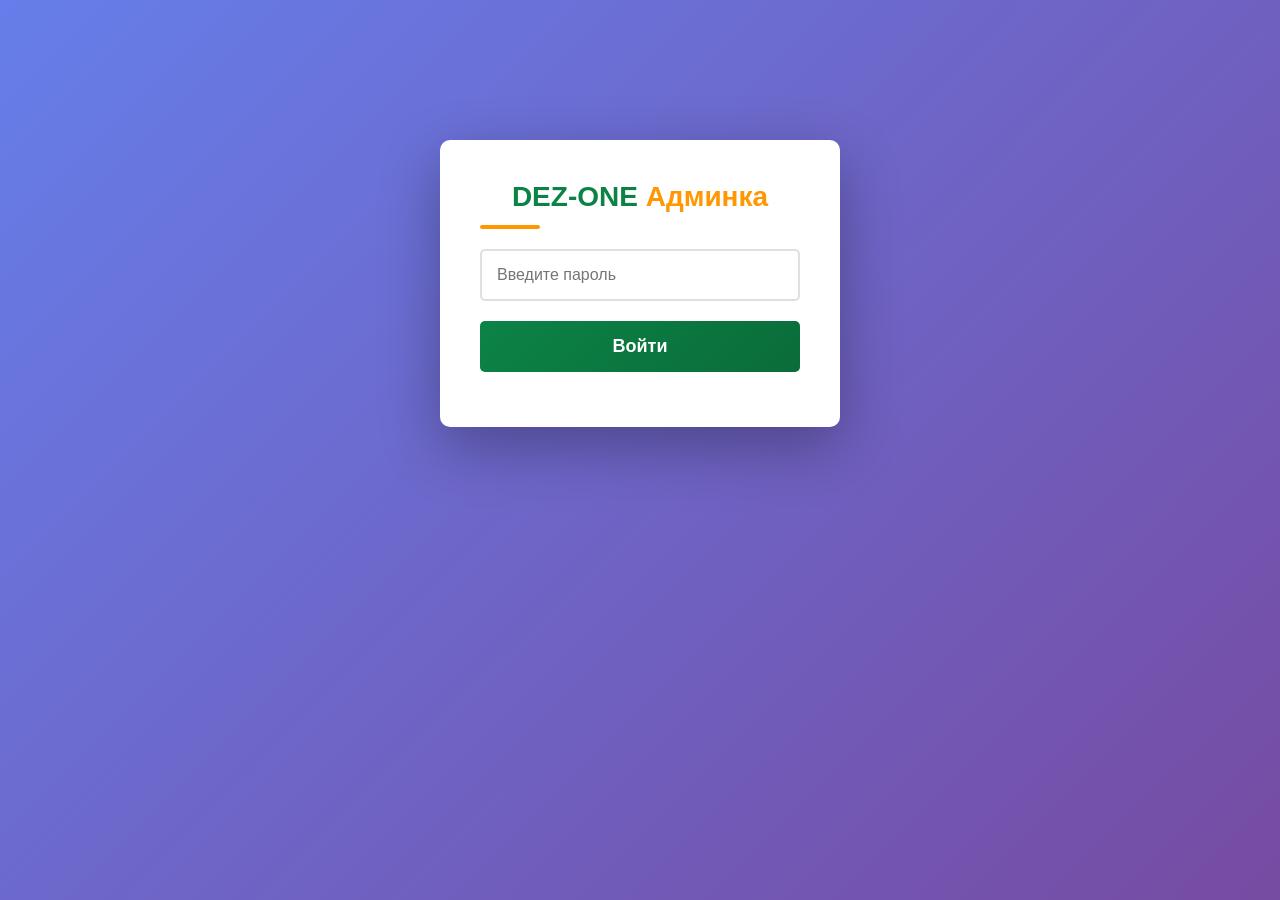
<file: admin.html>
<!DOCTYPE html>
<html lang="ru">
<head>

    
<!-- Yandex.Metrika counter -->
<script type="text/javascript">
    (function(m,e,t,r,i,k,a){
        m[i]=m[i]||function(){(m[i].a=m[i].a||[]).push(arguments)};
        m[i].l=1*new Date();
        for (var j = 0; j < document.scripts.length; j++) {if (document.scripts[j].src === r) { return; }}
        k=e.createElement(t),a=e.getElementsByTagName(t)[0],k.async=1,k.src=r,a.parentNode.insertBefore(k,a)
    })(window, document,'script','https://mc.yandex.ru/metrika/tag.js?id=108186352', 'ym');

    ym(108186352, 'init', {ssr:true, webvisor:true, clickmap:true, ecommerce:"dataLayer", referrer: document.referrer, url: location.href, accurateTrackBounce:true, trackLinks:true});
</script>
<noscript><div><img src="https://mc.yandex.ru/watch/108186352" style="position:absolute; left:-9999px;" alt="" /></div></noscript>
<!-- /Yandex.Metrika counter -->



    <meta charset="UTF-8">
    <meta http-equiv="Content-Security-Policy" content="default-src 'self'; script-src 'self' 'unsafe-inline' https://mc.yandex.ru https://cdnjs.cloudflare.com; style-src 'self' 'unsafe-inline' https://fonts.googleapis.com https://cdnjs.cloudflare.com; font-src 'self' https://fonts.gstatic.com https://cdnjs.cloudflare.com data:; img-src 'self' data: https: ; connect-src 'self' https://api.jsonbin.io https://mc.yandex.ru wss://mc.yandex.ru https://*.workers.dev; frame-src https://mc.yandex.ru; object-src 'none'; base-uri 'self'; form-action 'self';">
    <meta name="referrer" content="strict-origin-when-cross-origin">
    <meta http-equiv="X-Content-Type-Options" content="nosniff">
    <meta http-equiv="Permissions-Policy" content="geolocation=(), microphone=(), camera=()">
    <meta name="viewport" content="width=device-width, initial-scale=1.0, maximum-scale=1.0, user-scalable=yes">
    <meta http-equiv="X-UA-Compatible" content="IE=edge">
    <title>Админка DEZ-ONE</title>
    <link rel="stylesheet" href="css/style.css">
    <link rel="stylesheet" href="https://cdnjs.cloudflare.com/ajax/libs/font-awesome/6.4.0/css/all.min.css">
    <style>
        * {
            margin: 0;
            padding: 0;
            box-sizing: border-box;
            font-family: 'Open Sans', sans-serif;
        }
        
        body {
            background: linear-gradient(135deg, #667eea 0%, #764ba2 100%);
            min-height: 100vh;
            padding: 40px 20px;
        }
        
        .login-container {
            max-width: 400px;
            margin: 100px auto;
            background: white;
            padding: 40px;
            border-radius: 10px;
            box-shadow: 0 20px 60px rgba(0,0,0,0.3);
        }
        
        .login-container h2 {
            color: #0c8346;
            margin-bottom: 20px;
            text-align: center;
            font-size: 28px;
        }
        
        .login-container h2 span {
            color: #ff9800;
        }
        
        .login-container input {
            width: 100%;
            padding: 15px;
            margin-bottom: 20px;
            border: 2px solid #e0e0e0;
            border-radius: 5px;
            font-size: 16px;
            transition: all 0.3s;
        }
        
        .login-container input:focus {
            border-color: #0c8346;
            outline: none;
        }
        
        .login-container button {
            width: 100%;
            padding: 15px;
            background: linear-gradient(135deg, #0c8346 0%, #0a6c3a 100%);
            color: white;
            border: none;
            border-radius: 5px;
            font-size: 18px;
            font-weight: 600;
            cursor: pointer;
            transition: all 0.3s;
        }
        
        .login-container button:hover {
            transform: translateY(-2px);
            box-shadow: 0 5px 15px rgba(12,131,70,0.3);
        }
        
        .error-message {
            color: #dc3545;
            text-align: center;
            margin-top: 15px;
            font-size: 14px;
        }
        
        .admin-panel {
            max-width: 1200px;
            margin: 0 auto;
            display: none;
        }
        
        .header {
            background: white;
            padding: 20px 30px;
            border-radius: 10px;
            margin-bottom: 30px;
            display: flex;
            justify-content: space-between;
            align-items: center;
            box-shadow: 0 10px 30px rgba(0,0,0,0.1);
        }
        
        .header h1 {
            color: #0c8346;
            font-size: 28px;
        }
        
        .header h1 span {
            color: #ff9800;
        }
        
        .header button {
            background: #dc3545;
            color: white;
            border: none;
            padding: 10px 25px;
            border-radius: 5px;
            cursor: pointer;
            font-size: 16px;
            font-weight: 600;
            transition: all 0.3s;
        }
        
        .header button:hover {
            background: #c82333;
        }
        
        .tabs {
            display: flex;
            gap: 10px;
            margin-bottom: 20px;
            flex-wrap: wrap;
        }
        
        .tab {
            background: white;
            padding: 15px 25px;
            border-radius: 5px;
            cursor: pointer;
            font-weight: 600;
            transition: all 0.3s;
            box-shadow: 0 2px 5px rgba(0,0,0,0.1);
        }
        
        .tab:hover {
            background: #f0f0f0;
        }
        
        .tab.active {
            background: #0c8346;
            color: white;
        }
        
        .section {
            background: white;
            padding: 30px;
            border-radius: 10px;
            display: none;
            box-shadow: 0 10px 30px rgba(0,0,0,0.1);
        }
        
        .section.active {
            display: block;
        }
        
        .section h2 {
            color: #0c8346;
            margin-bottom: 20px;
            padding-bottom: 10px;
            border-bottom: 2px solid #ff9800;
            font-size: 24px;
        }
        
        .form-group {
            margin-bottom: 20px;
        }
        
        .form-group label {
            display: block;
            margin-bottom: 5px;
            font-weight: 600;
            color: #333;
        }
        
        .form-group input,
        .form-group textarea {
            width: 100%;
            padding: 12px 15px;
            border: 2px solid #e0e0e0;
            border-radius: 5px;
            font-size: 16px;
            transition: all 0.3s;
            font-family: inherit;
        }
        
        .form-group input:focus,
        .form-group textarea:focus {
            border-color: #0c8346;
            outline: none;
        }
        
        .form-group textarea {
            min-height: 400px;
            font-family: monospace;
            line-height: 1.5;
        }
        
        .grid-2 {
            display: grid;
            grid-template-columns: 1fr 1fr;
            gap: 20px;
        }
        
        .save-btn {
            background: linear-gradient(135deg, #0c8346 0%, #0a6c3a 100%);
            color: white;
            border: none;
            padding: 15px 40px;
            border-radius: 5px;
            font-size: 18px;
            font-weight: 600;
            cursor: pointer;
            transition: all 0.3s;
            margin-top: 30px;
            display: block;
            width: 100%;
        }
        
        .save-btn:hover {
            transform: translateY(-2px);
            box-shadow: 0 5px 15px rgba(12,131,70,0.3);
        }
        
        .save-btn:disabled {
            opacity: 0.5;
            cursor: not-allowed;
            transform: none;
        }
        
        .notification {
            position: fixed;
            top: 20px;
            right: 20px;
            padding: 15px 25px;
            border-radius: 5px;
            color: white;
            font-weight: 600;
            z-index: 9999;
            animation: slideIn 0.3s ease;
            box-shadow: 0 5px 15px rgba(0,0,0,0.2);
        }
        
        .notification.success {
            background: #0c8346;
        }
        
        .notification.error {
            background: #dc3545;
        }
        
        @keyframes slideIn {
            from { transform: translateX(100%); opacity: 0; }
            to { transform: translateX(0); opacity: 1; }
        }
        
        .loading {
            position: fixed;
            top: 0;
            left: 0;
            width: 100%;
            height: 100%;
            background: rgba(0,0,0,0.5);
            display: flex;
            justify-content: center;
            align-items: center;
            z-index: 10000;
            display: none;
        }
        
        .spinner {
            width: 50px;
            height: 50px;
            border: 5px solid #f3f3f3;
            border-top: 5px solid #0c8346;
            border-radius: 50%;
            animation: spin 1s linear infinite;
        }
        
        @keyframes spin {
            0% { transform: rotate(0deg); }
            100% { transform: rotate(360deg); }
        }
        
        @media (max-width: 768px) {
            .grid-2 {
                grid-template-columns: 1fr;
            }
            .tabs {
                flex-direction: column;
            }
        }
        
        .html-preview {
            background: #1a1a1a;
            color: #ffffff;
            padding: 15px;
            border-radius: 5px;
            margin-top: 10px;
            max-height: 200px;
            overflow-y: auto;
            font-size: 12px;
            line-height: 1.4;
        }
        
        .html-preview p {
            color: #ffffff;
            margin: 5px 0;
        }
    </style>
</head>
<body>
    <div class="loading" id="loading">
        <div class="spinner"></div>
    </div>

    <!-- Форма входа -->
    <div class="login-container" id="loginForm">
        <h2>DEZ-ONE <span>Админка</span></h2>
        <input type="password" id="adminPassword" placeholder="Введите пароль">
        <button onclick="checkPassword()">Войти</button>
        <div class="error-message" id="loginError"></div>
    </div>

    <!-- Админ-панель -->
    <div class="admin-panel" id="adminPanel">
        <div class="header">
            <h1>DEZ-ONE <span>Администрирование</span></h1>
            <button onclick="logout()">Выйти</button>
        </div>

        <div class="tabs">
            <div class="tab active" data-tab="contacts">Контакты</div>
            <div class="tab" data-tab="privacy">Политика конфиденциальности</div>
            <div class="tab" data-tab="client">Клиентское соглашение</div>
            <div class="tab" data-tab="user">Пользовательское соглашение</div>
        </div>

        <!-- Вкладка Контакты -->
        <div class="section active" id="contacts">
            <h2>Контактная информация</h2>
            <div class="grid-2">
                <div class="form-group">
                    <label>Телефон (для звонков, только цифры)</label>
                    <input type="text" id="phone" placeholder="89138572271">
                </div>
                <div class="form-group">
                    <label>Телефон (отображение, в формате 8-913-857-22-71)</label>
                    <input type="text" id="phone_display" placeholder="8-913-857-22-71">
                </div>
                <div class="form-group">
                    <label>Email</label>
                    <input type="email" id="email" placeholder="main@dez-one.ru">
                </div>
                <div class="form-group">
                    <label>Адрес</label>
                    <input type="text" id="address" placeholder="г. Алтайская, ул. Алтайская, д. 10">
                </div>
                <div class="form-group">
                    <label>Часы работы</label>
                    <input type="text" id="work_hours" placeholder="Круглосуточно">
                </div>
                <div class="form-group">
                    <label>WhatsApp (полная ссылка)</label>
                    <input type="text" id="whatsapp" placeholder="https://wa.me/79138572271">
                </div>
                <div class="form-group">
                    <label>Telegram (полная ссылка)</label>
                    <input type="text" id="telegram" placeholder="https://t.me/dezon_pro">
                </div>
                <div class="form-group">
                    <label>MAX (полная ссылка)</label>
                    <input type="text" id="max" placeholder="https://max.ru/profile/79138572271">
                </div>
                <div class="form-group">
                    <label>VK</label>
                    <input type="text" id="vk" placeholder="https://vk.com/dez_one">
                </div>
            </div>
        </div>

        <!-- Вкладка Политика конфиденциальности -->
        <div class="section" id="privacy">
            <h2>Политика конфиденциальности</h2>
            <div class="form-group">
                <label>Заголовок</label>
                <input type="text" id="privacy_title" value="Политика конфиденциальности">
            </div>
            <div class="form-group">
                <label>Содержание (HTML)</label>
                <textarea id="privacy_content" rows="20"></textarea>
            </div>
            <div class="html-preview" id="privacy_preview">
                Предпросмотр будет здесь
            </div>
        </div>

        <!-- Вкладка Клиентское соглашение -->
        <div class="section" id="client">
            <h2>Клиентское соглашение</h2>
            <div class="form-group">
                <label>Заголовок</label>
                <input type="text" id="client_title" value="Клиентское соглашение">
            </div>
            <div class="form-group">
                <label>Содержание (HTML)</label>
                <textarea id="client_content" rows="20"></textarea>
            </div>
            <div class="html-preview" id="client_preview">
                Предпросмотр будет здесь
            </div>
        </div>

        <!-- Вкладка Пользовательское соглашение -->
        <div class="section" id="user">
            <h2>Пользовательское соглашение</h2>
            <div class="form-group">
                <label>Заголовок</label>
                <input type="text" id="user_title" value="Пользовательское соглашение">
            </div>
            <div class="form-group">
                <label>Содержание (HTML)</label>
                <textarea id="user_content" rows="20"></textarea>
            </div>
            <div class="html-preview" id="user_preview">
                Предпросмотр будет здесь
            </div>
        </div>

        <button class="save-btn" id="saveBtn" onclick="saveAll()">
            <i class="fas fa-save"></i> Сохранить все изменения
        </button>
    </div>

    <script>
        // ===== НАСТРОЙКИ JSONBIN =====
        const JSONBIN_CONFIG = {
            apiKey: '$2a$10$h8DblZvcx7MsVZnnr7IgyeF.UvrOIcN8Hf3Qm8QKYSWkaPCjG5nue',
            binId: '69a719b5d0ea881f40eb3c20'
        };
        
        const ADMIN_PASSWORD = 'admin123';
        
        // Показать/скрыть загрузку
        function showLoading(show) {
            document.getElementById('loading').style.display = show ? 'flex' : 'none';
        }
        
        // Показать уведомление
        function showNotification(message, type = 'success') {
            const notification = document.createElement('div');
            notification.className = `notification ${type}`;
            notification.textContent = message;
            document.body.appendChild(notification);
            
            setTimeout(() => {
                notification.remove();
            }, 3000);
        }
        
        // Обновление предпросмотра
        function updatePreview() {
            const privacyContent = document.getElementById('privacy_content').value;
            const clientContent = document.getElementById('client_content').value;
            const userContent = document.getElementById('user_content').value;
            
            document.getElementById('privacy_preview').innerHTML = privacyContent.substring(0, 200) + (privacyContent.length > 200 ? '...' : '');
            document.getElementById('client_preview').innerHTML = clientContent.substring(0, 200) + (clientContent.length > 200 ? '...' : '');
            document.getElementById('user_preview').innerHTML = userContent.substring(0, 200) + (userContent.length > 200 ? '...' : '');
        }
        
        // Проверка пароля
        function checkPassword() {
            const password = document.getElementById('adminPassword').value;
            if (password === ADMIN_PASSWORD) {
                document.getElementById('loginForm').style.display = 'none';
                document.getElementById('adminPanel').style.display = 'block';
                loadData();
                document.getElementById('loginError').textContent = '';
            } else {
                document.getElementById('loginError').textContent = 'Неверный пароль!';
            }
        }
        
        // Выход
        function logout() {
            document.getElementById('loginForm').style.display = 'block';
            document.getElementById('adminPanel').style.display = 'none';
            document.getElementById('adminPassword').value = '';
        }
        
        // Переключение вкладок
        document.querySelectorAll('.tab').forEach(tab => {
            tab.addEventListener('click', function() {
                document.querySelectorAll('.tab').forEach(t => t.classList.remove('active'));
                this.classList.add('active');
                
                document.querySelectorAll('.section').forEach(s => s.classList.remove('active'));
                document.getElementById(this.dataset.tab).classList.add('active');
            });
        });
        
        // Загрузка данных из JSONBin
        async function loadData() {
            showLoading(true);
            try {
                const response = await fetch(`https://api.jsonbin.io/v3/b/${JSONBIN_CONFIG.binId}/latest`, {
                    headers: {
                        'X-Master-Key': JSONBIN_CONFIG.apiKey
                    }
                });
                
                if (!response.ok) throw new Error('Ошибка загрузки');
                
                const result = await response.json();
                const data = result.record;
                
                // Заполняем контакты
                document.getElementById('phone').value = data.contacts?.phone || '89138572271';
                document.getElementById('phone_display').value = data.contacts?.phone_display || '8-913-857-22-71';
                document.getElementById('email').value = data.contacts?.email || 'main@dez-one.ru';
                document.getElementById('address').value = data.contacts?.address || 'г. Алтайская, ул. Алтайская, д. 10';
                document.getElementById('work_hours').value = data.contacts?.work_hours || 'Круглосуточно';
                document.getElementById('whatsapp').value = data.contacts?.whatsapp || 'https://wa.me/79138572271';
                document.getElementById('telegram').value = data.contacts?.telegram || 'https://t.me/dezon_pro';
                document.getElementById('max').value = data.contacts?.max || 'https://max.ru/profile/79138572271';
                document.getElementById('vk').value = data.contacts?.vk || '';
                
                // Заполняем соглашения
                document.getElementById('privacy_title').value = data.agreements?.privacy_policy?.title || 'Политика конфиденциальности';
                document.getElementById('privacy_content').value = data.agreements?.privacy_policy?.content || '';
                
                document.getElementById('client_title').value = data.agreements?.client_agreement?.title || 'Клиентское соглашение';
                document.getElementById('client_content').value = data.agreements?.client_agreement?.content || '';
                
                document.getElementById('user_title').value = data.agreements?.user_agreement?.title || 'Пользовательское соглашение';
                document.getElementById('user_content').value = data.agreements?.user_agreement?.content || '';
                
                updatePreview();
                
                showNotification('Данные загружены', 'success');
            } catch (error) {
                console.error('Ошибка загрузки:', error);
                showNotification('Ошибка загрузки данных', 'error');
            } finally {
                showLoading(false);
            }
        }
        
        // Сбор данных из формы
        function collectFormData() {
            return {
                contacts: {
                    phone: document.getElementById('phone').value,
                    phone_display: document.getElementById('phone_display').value,
                    email: document.getElementById('email').value,
                    address: document.getElementById('address').value,
                    work_hours: document.getElementById('work_hours').value,
                    whatsapp: document.getElementById('whatsapp').value,
                    telegram: document.getElementById('telegram').value,
                    max: document.getElementById('max').value,
                    vk: document.getElementById('vk').value
                },
                agreements: {
                    privacy_policy: {
                        title: document.getElementById('privacy_title').value,
                        content: document.getElementById('privacy_content').value
                    },
                    client_agreement: {
                        title: document.getElementById('client_title').value,
                        content: document.getElementById('client_content').value
                    },
                    user_agreement: {
                        title: document.getElementById('user_title').value,
                        content: document.getElementById('user_content').value
                    }
                },
                last_updated: new Date().toLocaleString('ru-RU')
            };
        }
        
        // Сохранение всех данных
        async function saveAll() {
            const btn = document.getElementById('saveBtn');
            btn.disabled = true;
            btn.innerHTML = '<i class="fas fa-spinner fa-spin"></i> Сохранение...';
            
            showLoading(true);
            
            try {
                const newData = collectFormData();
                
                const response = await fetch(`https://api.jsonbin.io/v3/b/${JSONBIN_CONFIG.binId}`, {
                    method: 'PUT',
                    headers: {
                        'Content-Type': 'application/json',
                        'X-Master-Key': JSONBIN_CONFIG.apiKey
                    },
                    body: JSON.stringify(newData)
                });
                
                if (!response.ok) throw new Error('Ошибка сохранения');
                
                // Обновляем предпросмотр
                updatePreview();
                
                // Сохраняем в localStorage для обновления на сайте
                localStorage.setItem('dezone_last_update', Date.now().toString());
                
                showNotification('Все изменения успешно сохранены!', 'success');
            } catch (error) {
                console.error('Ошибка сохранения:', error);
                showNotification('Ошибка при сохранении', 'error');
            } finally {
                btn.disabled = false;
                btn.innerHTML = '<i class="fas fa-save"></i> Сохранить все изменения';
                showLoading(false);
            }
        }
        
        // Автоматическое обновление предпросмотра при изменении текста
        document.getElementById('privacy_content').addEventListener('input', updatePreview);
        document.getElementById('client_content').addEventListener('input', updatePreview);
        document.getElementById('user_content').addEventListener('input', updatePreview);
    </script>
</body>

</html>
</file>
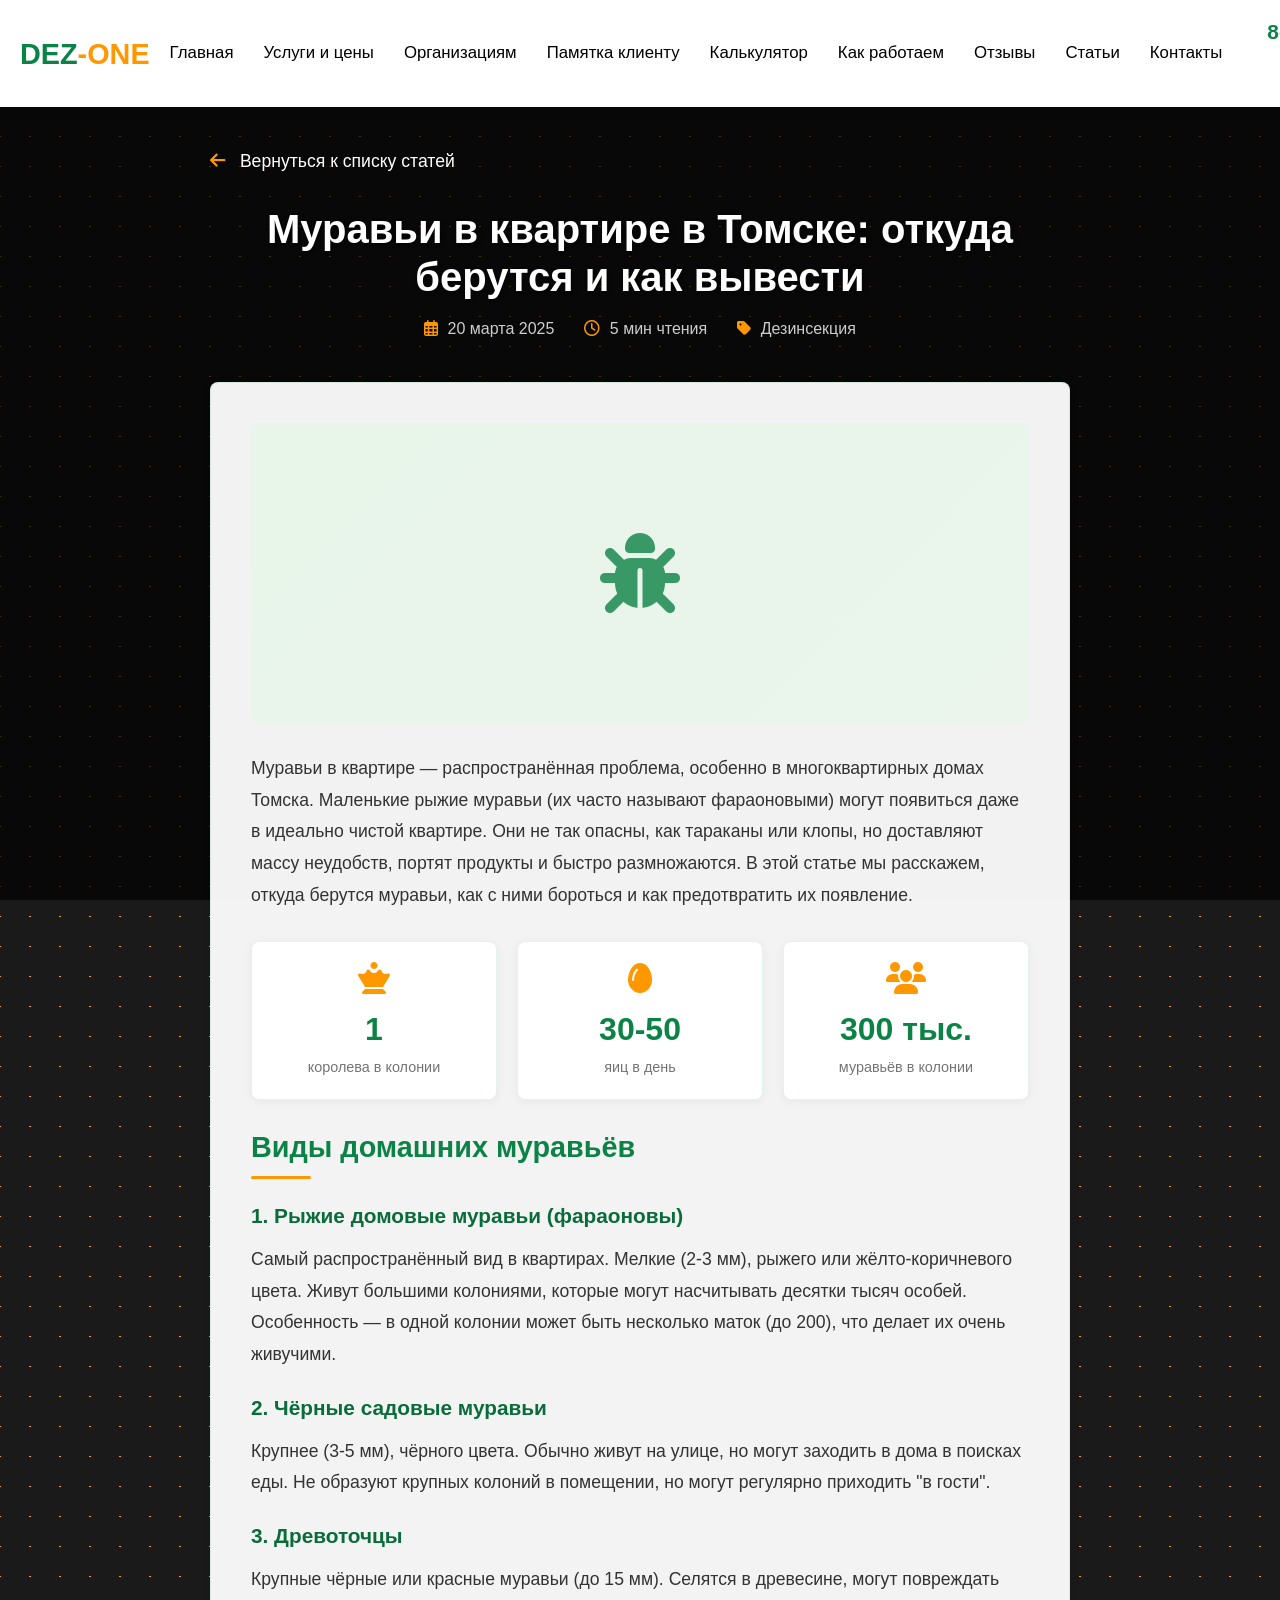
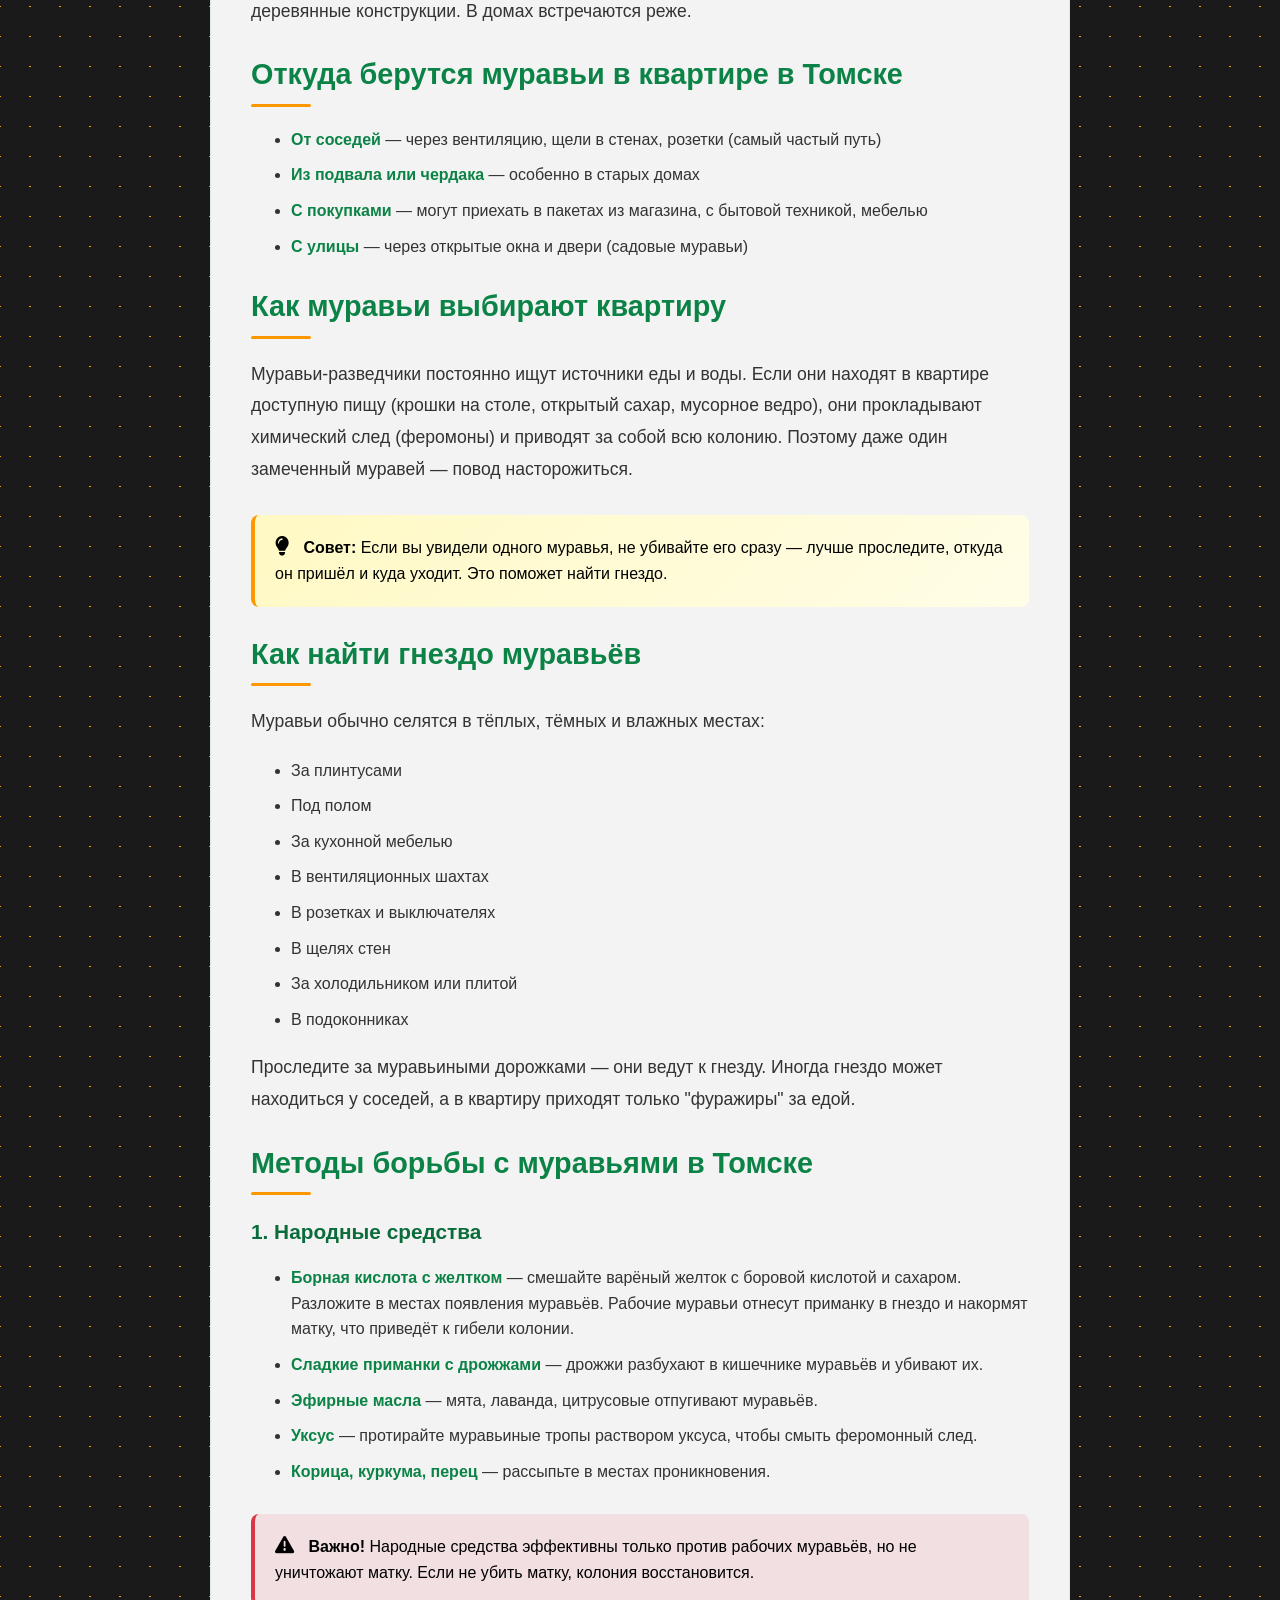
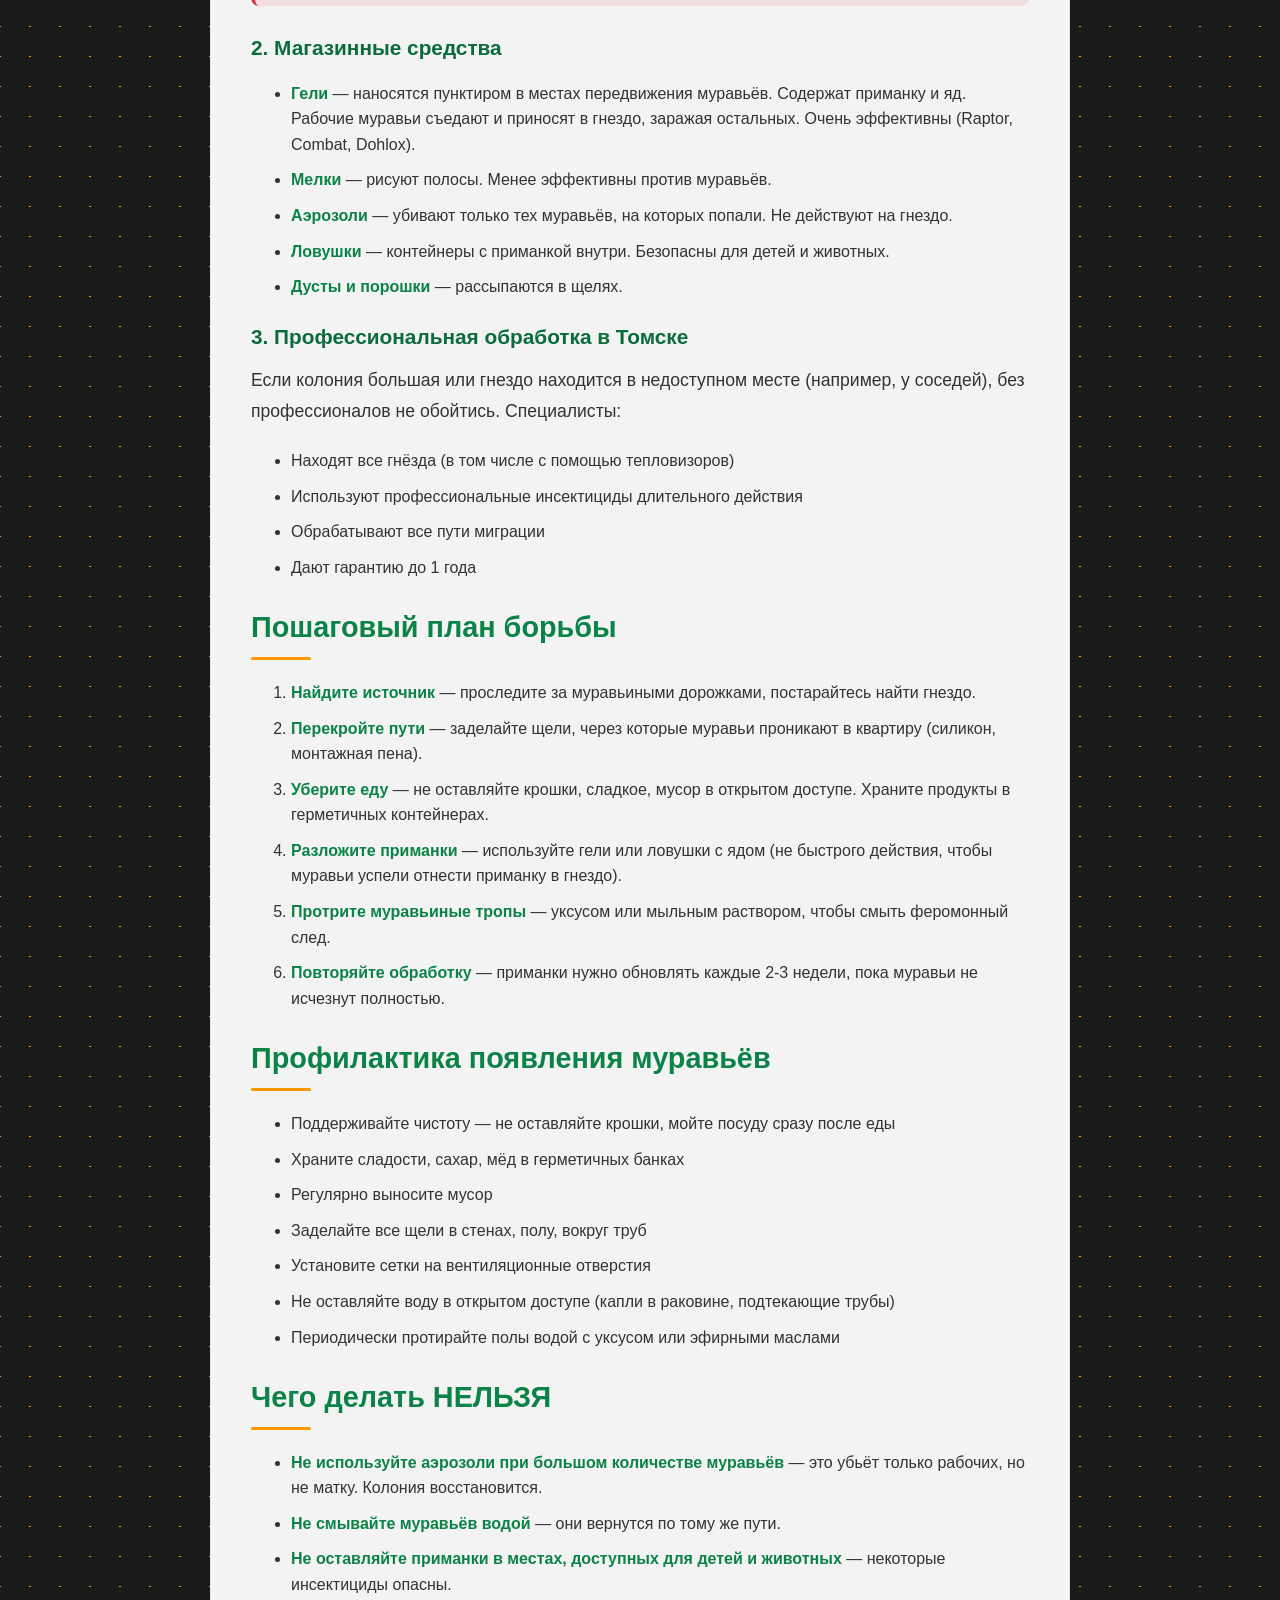
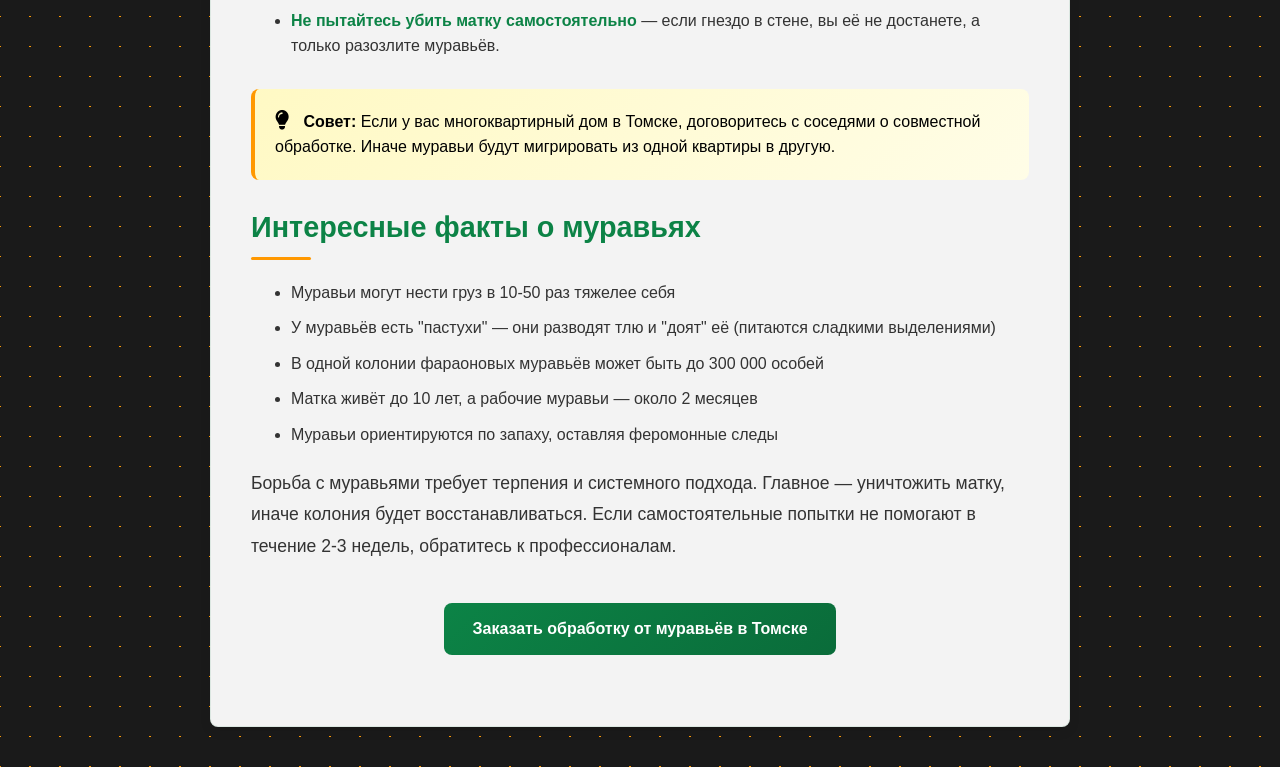
<file: article-ants.html>
<!DOCTYPE html>
<html lang="ru">
<head>

    
<!-- Yandex.Metrika counter -->
<script type="text/javascript">
    (function(m,e,t,r,i,k,a){
        m[i]=m[i]||function(){(m[i].a=m[i].a||[]).push(arguments)};
        m[i].l=1*new Date();
        for (var j = 0; j < document.scripts.length; j++) {if (document.scripts[j].src === r) { return; }}
        k=e.createElement(t),a=e.getElementsByTagName(t)[0],k.async=1,k.src=r,a.parentNode.insertBefore(k,a)
    })(window, document,'script','https://mc.yandex.ru/metrika/tag.js?id=108186352', 'ym');

    ym(108186352, 'init', {ssr:true, webvisor:true, clickmap:true, ecommerce:"dataLayer", referrer: document.referrer, url: location.href, accurateTrackBounce:true, trackLinks:true});
</script>
<noscript><div><img src="https://mc.yandex.ru/watch/108186352" style="position:absolute; left:-9999px;" alt="" /></div></noscript>
<!-- /Yandex.Metrika counter -->



    <meta charset="UTF-8">
    <meta http-equiv="Content-Security-Policy" content="default-src 'self'; script-src 'self' 'unsafe-inline' https://mc.yandex.ru https://cdnjs.cloudflare.com; style-src 'self' 'unsafe-inline' https://fonts.googleapis.com https://cdnjs.cloudflare.com; font-src 'self' https://fonts.gstatic.com https://cdnjs.cloudflare.com data:; img-src 'self' data: https: ; connect-src 'self' https://api.jsonbin.io https://mc.yandex.ru wss://mc.yandex.ru https://*.workers.dev; frame-src https://mc.yandex.ru; object-src 'none'; base-uri 'self'; form-action 'self';">
    <meta name="referrer" content="strict-origin-when-cross-origin">
    <meta http-equiv="X-Content-Type-Options" content="nosniff">
    <meta http-equiv="Permissions-Policy" content="geolocation=(), microphone=(), camera=()">
    <meta name="viewport" content="width=device-width, initial-scale=1.0, maximum-scale=1.0, user-scalable=yes">
    <meta http-equiv="X-UA-Compatible" content="IE=edge">
    <title>Муравьи в квартире в Томске: откуда берутся и как вывести | DEZ-ONE</title>
    <meta name="description" content="Домашние муравьи — проблема многих квартир в Томске. Узнайте о причинах их появления, способах борьбы и профилактики.">
    
    <!-- Favicon -->
    <link rel="icon" type="image/x-icon" href="/favicon.ico">
    <link rel="icon" type="image/png" sizes="32x32" href="/favicon-32x32.png">
    <link rel="icon" type="image/png" sizes="16x16" href="/favicon-16x16.png">
    <link rel="apple-touch-icon" sizes="180x180" href="/apple-touch-icon.png">
    <link rel="shortcut icon" href="/favicon.ico">
    
    <link rel="stylesheet" href="../css/style.css?v=5.0">
    <link rel="stylesheet" href="../css/responsive.css?v=5.0">
    <link rel="stylesheet" href="../css/animations.css?v=5.0">
    <link rel="stylesheet" href="../css/web-background.css?v=5.0">
    <link rel="stylesheet" href="https://cdnjs.cloudflare.com/ajax/libs/font-awesome/6.4.0/css/all.min.css">
    <link rel="preconnect" href="https://fonts.googleapis.com">
    <link rel="preconnect" href="https://fonts.gstatic.com" crossorigin>
    <link href="https://fonts.googleapis.com/css2?family=Montserrat:wght@400;500;600;700;800&family=Open+Sans:wght@400;500;600&display=swap" rel="stylesheet">
    <style>
        /* Стили для страницы статьи */
        .article-page {
            background-color: #1a1a1a !important;
            background-image: linear-gradient(45deg, #ff9800 1px, transparent 1px),
                              linear-gradient(-45deg, #ff9800 1px, transparent 1px) !important;
            background-size: 30px 30px !important;
            min-height: 100vh;
            position: relative;
        }
        
        .article-page:before {
            content: '';
            position: fixed;
            top: 0;
            left: 0;
            width: 100%;
            height: 100%;
            background: rgba(0, 0, 0, 0.7);
            z-index: 0;
            pointer-events: none;
        }
        
        .article-container {
            position: relative;
            z-index: 2;
            max-width: 900px;
            margin: 0 auto;
            padding: 40px 20px;
        }
        
        .article-header {
            text-align: center;
            margin-bottom: 40px;
        }
        
        .article-header h1 {
            color: #ffffff !important;
            font-size: 2.5rem;
            margin-bottom: 15px;
            text-shadow: 2px 2px 4px rgba(0,0,0,0.5);
            line-height: 1.2;
        }
        
        .article-meta {
            color: rgba(255,255,255,0.8);
            font-size: 1rem;
            display: flex;
            justify-content: center;
            gap: 30px;
            flex-wrap: wrap;
        }
        
        .article-meta span i {
            color: #ff9800;
            margin-right: 5px;
        }
        
        .article-content {
            background: rgba(255, 255, 255, 0.95);
            backdrop-filter: blur(5px);
            border-radius: 8px;
            padding: 40px;
            box-shadow: 0 4px 12px rgba(0,0,0,0.08);
            border: 1px solid rgba(12, 131, 70, 0.1);
        }
        
        .article-image {
            width: 100%;
            height: 300px;
            background: linear-gradient(135deg, #e8f5e9 0%, rgba(232,245,233,0.8) 100%);
            border-radius: 8px;
            display: flex;
            align-items: center;
            justify-content: center;
            margin-bottom: 30px;
            position: relative;
            overflow: hidden;
        }
        
        .article-image i {
            font-size: 5rem;
            color: #0c8346;
            opacity: 0.8;
        }
        
        .article-content h2 {
            color: #0c8346;
            font-size: 1.8rem;
            margin: 30px 0 20px;
        }
        
        .article-content h2:after {
            content: '';
            display: block;
            width: 60px;
            height: 3px;
            background: #ff9800;
            margin-top: 10px;
        }
        
        .article-content h3 {
            color: #0a6c3a;
            font-size: 1.3rem;
            margin: 25px 0 15px;
        }
        
        .article-content p {
            color: #333;
            line-height: 1.8;
            margin-bottom: 20px;
            font-size: 1.1rem;
        }
        
        .article-content ul, 
        .article-content ol {
            margin: 20px 0;
            padding-left: 40px;
            color: #333;
        }
        
        .article-content li {
            margin-bottom: 10px;
            line-height: 1.6;
        }
        
        .article-content li strong {
            color: #0c8346;
        }
        
        .tip-box {
            background: linear-gradient(135deg, #FFF9C4 0%, #FFFDE7 100%);
            border-left: 4px solid #ff9800;
            padding: 20px;
            border-radius: 8px;
            margin: 30px 0;
        }
        
        .tip-box p {
            margin-bottom: 0;
        }
        
        .tip-box i {
            color: #ff9800;
            margin-right: 10px;
            font-size: 1.2rem;
        }
        
        .warning-box {
            background: rgba(220, 53, 69, 0.1);
            border-left: 4px solid #dc3545;
            padding: 20px;
            border-radius: 8px;
            margin: 30px 0;
        }
        
        .warning-box p {
            margin-bottom: 0;
        }
        
        .warning-box i {
            color: #dc3545;
            margin-right: 10px;
            font-size: 1.2rem;
        }
        
        .stats-grid {
            display: grid;
            grid-template-columns: repeat(auto-fit, minmax(200px, 1fr));
            gap: 20px;
            margin: 30px 0;
        }
        
        .stat-card {
            background: white;
            padding: 20px;
            border-radius: 8px;
            text-align: center;
            box-shadow: 0 2px 10px rgba(0,0,0,0.05);
            border: 1px solid rgba(12, 131, 70, 0.1);
        }
        
        .stat-card i {
            font-size: 2rem;
            color: #ff9800;
            margin-bottom: 10px;
        }
        
        .stat-card .stat-value {
            font-size: 2rem;
            font-weight: 700;
            color: #0c8346;
        }
        
        .stat-card .stat-label {
            color: #666;
            font-size: 0.9rem;
        }
        
        .back-link {
            display: inline-block;
            margin-bottom: 30px;
            color: #ffffff;
            text-decoration: none;
            font-size: 1.1rem;
            transition: all 0.3s ease;
        }
        
        .back-link i {
            margin-right: 10px;
            color: #ff9800;
        }
        
        .back-link:hover {
            color: #ff9800;
            transform: translateX(-5px);
        }
        
        @media (max-width: 768px) {
            .article-header h1 {
                font-size: 2rem;
            }
            .article-content {
                padding: 25px;
            }
            .article-content h2 {
                font-size: 1.5rem;
            }
            .article-content p {
                font-size: 1rem;
            }
            .article-meta {
                flex-direction: column;
                gap: 10px;
            }
            .stats-grid {
                grid-template-columns: 1fr;
            }
        }
        
        @media (max-width: 480px) {
            .article-header h1 {
                font-size: 1.6rem;
            }
            .article-content {
                padding: 20px;
            }
        }

        .consent-link {
            color: #0c8346;
            text-decoration: underline;
            cursor: pointer;
            background: none;
            border: none;
            padding: 0;
            font-size: inherit;
            font-family: inherit;
        }
        .consent-link:hover {
            color: #0a6c3a;
        }

        .tip-box,
        .tip-box *,
        .tip-box p,
        .tip-box strong,
        .tip-box i {
            color: #000000 !important;
        }
        
        .warning-box,
        .warning-box *,
        .warning-box p,
        .warning-box strong,
        .warning-box i {
            color: #000000 !important;
        }
    </style>
</head>
<body>

    <!-- ПРИНУДИТЕЛЬНЫЕ СТИЛИ ДЛЯ МОДАЛЬНЫХ ОКОН -->
    <style>
        #orderModal .modal__content,
        #consultModal .modal__content {
            background: linear-gradient(135deg, #1a1a1a 0%, #2a2a2a 100%) !important;
        }
        
        #orderModal *:not(button):not(.btn),
        #consultModal *:not(button):not(.btn) {
            color: #ffffff !important;
        }
        
        #orderModal input,
        #consultModal input,
        #orderModal textarea,
        #consultModal textarea {
            background-color: #333333 !important;
            color: #ffffff !important;
            border-color: #555555 !important;
        }
        
        #orderModal input::placeholder,
        #consultModal input::placeholder,
        #orderModal textarea::placeholder,
        #consultModal textarea::placeholder {
            color: #aaaaaa !important;
        }
        
        #orderModal .checkbox-text,
        #consultModal .checkbox-text {
            color: #ffffff !important;
        }
    </style>

    <!-- Анимированный фон с паутинкой -->
    <div class="web-background">
        <div class="web-line web-1"></div>
        <div class="web-line web-2"></div>
        <div class="web-line web-3"></div>
        <div class="web-line web-4"></div>
        <div class="web-line web-5"></div>
        <div class="web-line web-6"></div>
        <div class="web-line web-7"></div>
        <div class="web-line web-8"></div>
        <div class="web-line web-9"></div>
        <div class="web-line web-10"></div>
        <div class="web-grid"></div>
        <div class="spider spider-1"></div>
        <div class="spider spider-2"></div>
        <div class="spider spider-3"></div>
        <div class="spider spider-4"></div>
        <div class="spider spider-5"></div>
        <div class="web-drop drop-1"></div>
        <div class="web-drop drop-2"></div>
        <div class="web-drop drop-3"></div>
        <div class="web-drop drop-4"></div>
        <div class="web-drop drop-5"></div>
    </div>

    <!-- Анимированный фон сайта -->
    <div class="site-background">
        <div class="bg-particle p1"></div>
        <div class="bg-particle p2"></div>
        <div class="bg-particle p3"></div>
        <div class="bg-particle p4"></div>
        <div class="bg-particle p5"></div>
        <div class="bg-particle p6"></div>
        <div class="bg-particle p7"></div>
        <div class="bg-particle p8"></div>
        <div class="bg-particle p9"></div>
        <div class="bg-particle p10"></div>
        <div class="bg-shine"></div>
    </div>

    <!-- Шапка сайта -->
    <header class="header">
        <div class="container header__container">
            <a href="../index.html" class="logo">
                <span class="logo__primary">DEZ</span><span class="logo__secondary">-ONE</span>
            </a>
            <button class="nav__toggle" aria-label="Открыть меню">
                <span></span>
                <span></span>
                <span></span>
            </button>
            <nav class="nav">
                <ul class="nav__list">
                    <li><a href="../index.html">Главная</a></li>
                    <li><a href="../services.html">Услуги и цены</a></li>
                    <li><a href="../organizations.html">Организациям</a></li>
                    <li><a href="../client-memo.html">Памятка клиенту</a></li>
                    <li><a href="../calculator.html">Калькулятор</a></li>
                    <li><a href="../index.html#process">Как работаем</a></li>
                    <li><a href="../index.html#reviews">Отзывы</a></li>
                    <li><a href="../blog.html" class="active">Статьи</a></li>
                    <li><a href="../index.html#contacts">Контакты</a></li>
                </ul>
            </nav>
            <div class="header__contacts">
                <a href="tel:+79138600660" class="phone" data-dez-phone="phone">8-913-860-06-60</a>
                <p class="work-hours" data-dez-work-hours="work-hours">Круглосуточно</p>
            </div>
        </div>
    </header>

    <main class="article-page">
        <div class="article-container">
            <a href="../blog.html" class="back-link"><i class="fas fa-arrow-left"></i> Вернуться к списку статей</a>
            
            <div class="article-header">
                <h1>Муравьи в квартире в Томске: откуда берутся и как вывести</h1>
                <div class="article-meta">
                    <span><i class="far fa-calendar-alt"></i> 20 марта 2025</span>
                    <span><i class="far fa-clock"></i> 5 мин чтения</span>
                    <span><i class="fas fa-tag"></i> Дезинсекция</span>
                </div>
            </div>
            
            <div class="article-content">
                <div class="article-image">
                    <i class="fas fa-bug"></i>
                </div>
                
                <p>Муравьи в квартире — распространённая проблема, особенно в многоквартирных домах Томска. Маленькие рыжие муравьи (их часто называют фараоновыми) могут появиться даже в идеально чистой квартире. Они не так опасны, как тараканы или клопы, но доставляют массу неудобств, портят продукты и быстро размножаются. В этой статье мы расскажем, откуда берутся муравьи, как с ними бороться и как предотвратить их появление.</p>
                
                <div class="stats-grid">
                    <div class="stat-card">
                        <i class="fas fa-chess-queen"></i>
                        <div class="stat-value">1</div>
                        <div class="stat-label">королева в колонии</div>
                    </div>
                    <div class="stat-card">
                        <i class="fas fa-egg"></i>
                        <div class="stat-value">30-50</div>
                        <div class="stat-label">яиц в день</div>
                    </div>
                    <div class="stat-card">
                        <i class="fas fa-users"></i>
                        <div class="stat-value">300 тыс.</div>
                        <div class="stat-label">муравьёв в колонии</div>
                    </div>
                </div>
                
                <h2>Виды домашних муравьёв</h2>
                
                <h3>1. Рыжие домовые муравьи (фараоновы)</h3>
                <p>Самый распространённый вид в квартирах. Мелкие (2-3 мм), рыжего или жёлто-коричневого цвета. Живут большими колониями, которые могут насчитывать десятки тысяч особей. Особенность — в одной колонии может быть несколько маток (до 200), что делает их очень живучими.</p>
                
                <h3>2. Чёрные садовые муравьи</h3>
                <p>Крупнее (3-5 мм), чёрного цвета. Обычно живут на улице, но могут заходить в дома в поисках еды. Не образуют крупных колоний в помещении, но могут регулярно приходить "в гости".</p>
                
                <h3>3. Древоточцы</h3>
                <p>Крупные чёрные или красные муравьи (до 15 мм). Селятся в древесине, могут повреждать деревянные конструкции. В домах встречаются реже.</p>
                
                <h2>Откуда берутся муравьи в квартире в Томске</h2>
                <ul>
                    <li><strong>От соседей</strong> — через вентиляцию, щели в стенах, розетки (самый частый путь)</li>
                    <li><strong>Из подвала или чердака</strong> — особенно в старых домах</li>
                    <li><strong>С покупками</strong> — могут приехать в пакетах из магазина, с бытовой техникой, мебелью</li>
                    <li><strong>С улицы</strong> — через открытые окна и двери (садовые муравьи)</li>
                </ul>
                
                <h2>Как муравьи выбирают квартиру</h2>
                <p>Муравьи-разведчики постоянно ищут источники еды и воды. Если они находят в квартире доступную пищу (крошки на столе, открытый сахар, мусорное ведро), они прокладывают химический след (феромоны) и приводят за собой всю колонию. Поэтому даже один замеченный муравей — повод насторожиться.</p>
                
                <div class="tip-box">
                    <i class="fas fa-lightbulb"></i> <strong>Совет:</strong> Если вы увидели одного муравья, не убивайте его сразу — лучше проследите, откуда он пришёл и куда уходит. Это поможет найти гнездо.
                </div>
                
                <h2>Как найти гнездо муравьёв</h2>
                <p>Муравьи обычно селятся в тёплых, тёмных и влажных местах:</p>
                <ul>
                    <li>За плинтусами</li>
                    <li>Под полом</li>
                    <li>За кухонной мебелью</li>
                    <li>В вентиляционных шахтах</li>
                    <li>В розетках и выключателях</li>
                    <li>В щелях стен</li>
                    <li>За холодильником или плитой</li>
                    <li>В подоконниках</li>
                </ul>
                <p>Проследите за муравьиными дорожками — они ведут к гнезду. Иногда гнездо может находиться у соседей, а в квартиру приходят только "фуражиры" за едой.</p>
                
                <h2>Методы борьбы с муравьями в Томске</h2>
                
                <h3>1. Народные средства</h3>
                <ul>
                    <li><strong>Борная кислота с желтком</strong> — смешайте варёный желток с боровой кислотой и сахаром. Разложите в местах появления муравьёв. Рабочие муравьи отнесут приманку в гнездо и накормят матку, что приведёт к гибели колонии.</li>
                    <li><strong>Сладкие приманки с дрожжами</strong> — дрожжи разбухают в кишечнике муравьёв и убивают их.</li>
                    <li><strong>Эфирные масла</strong> — мята, лаванда, цитрусовые отпугивают муравьёв.</li>
                    <li><strong>Уксус</strong> — протирайте муравьиные тропы раствором уксуса, чтобы смыть феромонный след.</li>
                    <li><strong>Корица, куркума, перец</strong> — рассыпьте в местах проникновения.</li>
                </ul>
                
                <div class="warning-box">
                    <i class="fas fa-exclamation-triangle"></i> <strong>Важно!</strong> Народные средства эффективны только против рабочих муравьёв, но не уничтожают матку. Если не убить матку, колония восстановится.
                </div>
                
                <h3>2. Магазинные средства</h3>
                <ul>
                    <li><strong>Гели</strong> — наносятся пунктиром в местах передвижения муравьёв. Содержат приманку и яд. Рабочие муравьи съедают и приносят в гнездо, заражая остальных. Очень эффективны (Raptor, Combat, Dohlox).</li>
                    <li><strong>Мелки</strong> — рисуют полосы. Менее эффективны против муравьёв.</li>
                    <li><strong>Аэрозоли</strong> — убивают только тех муравьёв, на которых попали. Не действуют на гнездо.</li>
                    <li><strong>Ловушки</strong> — контейнеры с приманкой внутри. Безопасны для детей и животных.</li>
                    <li><strong>Дусты и порошки</strong> — рассыпаются в щелях.</li>
                </ul>
                
                <h3>3. Профессиональная обработка в Томске</h3>
                <p>Если колония большая или гнездо находится в недоступном месте (например, у соседей), без профессионалов не обойтись. Специалисты:</p>
                <ul>
                    <li>Находят все гнёзда (в том числе с помощью тепловизоров)</li>
                    <li>Используют профессиональные инсектициды длительного действия</li>
                    <li>Обрабатывают все пути миграции</li>
                    <li>Дают гарантию до 1 года</li>
                </ul>
                
                <h2>Пошаговый план борьбы</h2>
                <ol>
                    <li><strong>Найдите источник</strong> — проследите за муравьиными дорожками, постарайтесь найти гнездо.</li>
                    <li><strong>Перекройте пути</strong> — заделайте щели, через которые муравьи проникают в квартиру (силикон, монтажная пена).</li>
                    <li><strong>Уберите еду</strong> — не оставляйте крошки, сладкое, мусор в открытом доступе. Храните продукты в герметичных контейнерах.</li>
                    <li><strong>Разложите приманки</strong> — используйте гели или ловушки с ядом (не быстрого действия, чтобы муравьи успели отнести приманку в гнездо).</li>
                    <li><strong>Протрите муравьиные тропы</strong> — уксусом или мыльным раствором, чтобы смыть феромонный след.</li>
                    <li><strong>Повторяйте обработку</strong> — приманки нужно обновлять каждые 2-3 недели, пока муравьи не исчезнут полностью.</li>
                </ol>
                
                <h2>Профилактика появления муравьёв</h2>
                <ul>
                    <li>Поддерживайте чистоту — не оставляйте крошки, мойте посуду сразу после еды</li>
                    <li>Храните сладости, сахар, мёд в герметичных банках</li>
                    <li>Регулярно выносите мусор</li>
                    <li>Заделайте все щели в стенах, полу, вокруг труб</li>
                    <li>Установите сетки на вентиляционные отверстия</li>
                    <li>Не оставляйте воду в открытом доступе (капли в раковине, подтекающие трубы)</li>
                    <li>Периодически протирайте полы водой с уксусом или эфирными маслами</li>
                </ul>
                
                <h2>Чего делать НЕЛЬЗЯ</h2>
                <ul>
                    <li><strong>Не используйте аэрозоли при большом количестве муравьёв</strong> — это убьёт только рабочих, но не матку. Колония восстановится.</li>
                    <li><strong>Не смывайте муравьёв водой</strong> — они вернутся по тому же пути.</li>
                    <li><strong>Не оставляйте приманки в местах, доступных для детей и животных</strong> — некоторые инсектициды опасны.</li>
                    <li><strong>Не пытайтесь убить матку самостоятельно</strong> — если гнездо в стене, вы её не достанете, а только разозлите муравьёв.</li>
                </ul>
                
                <div class="tip-box">
                    <i class="fas fa-lightbulb"></i> <strong>Совет:</strong> Если у вас многоквартирный дом в Томске, договоритесь с соседями о совместной обработке. Иначе муравьи будут мигрировать из одной квартиры в другую.
                </div>
                
                <h2>Интересные факты о муравьях</h2>
                <ul>
                    <li>Муравьи могут нести груз в 10-50 раз тяжелее себя</li>
                    <li>У муравьёв есть "пастухи" — они разводят тлю и "доят" её (питаются сладкими выделениями)</li>
                    <li>В одной колонии фараоновых муравьёв может быть до 300 000 особей</li>
                    <li>Матка живёт до 10 лет, а рабочие муравьи — около 2 месяцев</li>
                    <li>Муравьи ориентируются по запаху, оставляя феромонные следы</li>
                </ul>
                
                <p>Борьба с муравьями требует терпения и системного подхода. Главное — уничтожить матку, иначе колония будет восстанавливаться. Если самостоятельные попытки не помогают в течение 2-3 недель, обратитесь к профессионалам.</p>
                
                <p style="text-align: center; margin-top: 40px;">
                    <a href="../services.html" class="btn btn--primary">Заказать обработку от муравьёв в Томске</a>
                </p>
            </div>
        </div>
    </main>

    <!-- ФУТЕР (аналогичный предыдущим) -->
    <!-- ... -->

    <!-- Подключение JavaScript -->
    <script src="../js/main.js"></script>
    <script>window.DEZ_PROXY_URL = "https://dezone-leads.prokudinvladislav9.workers.dev/lead";</script>
    <script src="../js/forms.js"></script>
    <script src="../js/animations.js"></script>
    <script src="../js/web-background.js"></script>
    <script src="../js/admin-loader.js?v=2.0"></script>

    <script>
        document.addEventListener('DOMContentLoaded', function() {
            const privacyPolicyLink = document.getElementById('privacyPolicyLink');
            if (privacyPolicyLink) {
                privacyPolicyLink.addEventListener('click', function(e) {
                    e.preventDefault();
                    const privacyModal = document.getElementById('privacyPolicyModal');
                    if (privacyModal) {
                        if (window.DEZ && window.DEZ.closeAllModals) window.DEZ.closeAllModals();
                        privacyModal.classList.add('active');
                        document.body.style.overflow = 'hidden';
                    }
                });
            }

            const clientAgreementLink = document.getElementById('clientAgreementLink');
            if (clientAgreementLink) {
                clientAgreementLink.addEventListener('click', function(e) {
                    e.preventDefault();
                    const clientModal = document.getElementById('clientAgreementModal');
                    if (clientModal) {
                        if (window.DEZ && window.DEZ.closeAllModals) window.DEZ.closeAllModals();
                        clientModal.classList.add('active');
                        document.body.style.overflow = 'hidden';
                    }
                });
            }

            const userAgreementLink = document.getElementById('userAgreementLink');
            if (userAgreementLink) {
                userAgreementLink.addEventListener('click', function(e) {
                    e.preventDefault();
                    const userModal = document.getElementById('userAgreementModal');
                    if (userModal) {
                        if (window.DEZ && window.DEZ.closeAllModals) window.DEZ.closeAllModals();
                        userModal.classList.add('active');
                        document.body.style.overflow = 'hidden';
                    }
                });
            }

            const consentLinks = document.querySelectorAll('[data-modal="consent"]');
            consentLinks.forEach(link => {
                link.addEventListener('click', function(e) {
                    e.preventDefault();
                    const consentModal = document.getElementById('consentModal');
                    if (consentModal) {
                        if (window.DEZ && window.DEZ.closeAllModals) window.DEZ.closeAllModals();
                        consentModal.classList.add('active');
                        document.body.style.overflow = 'hidden';
                    }
                });
            });
        });
    </script>
    
</body>
</html>
</file>
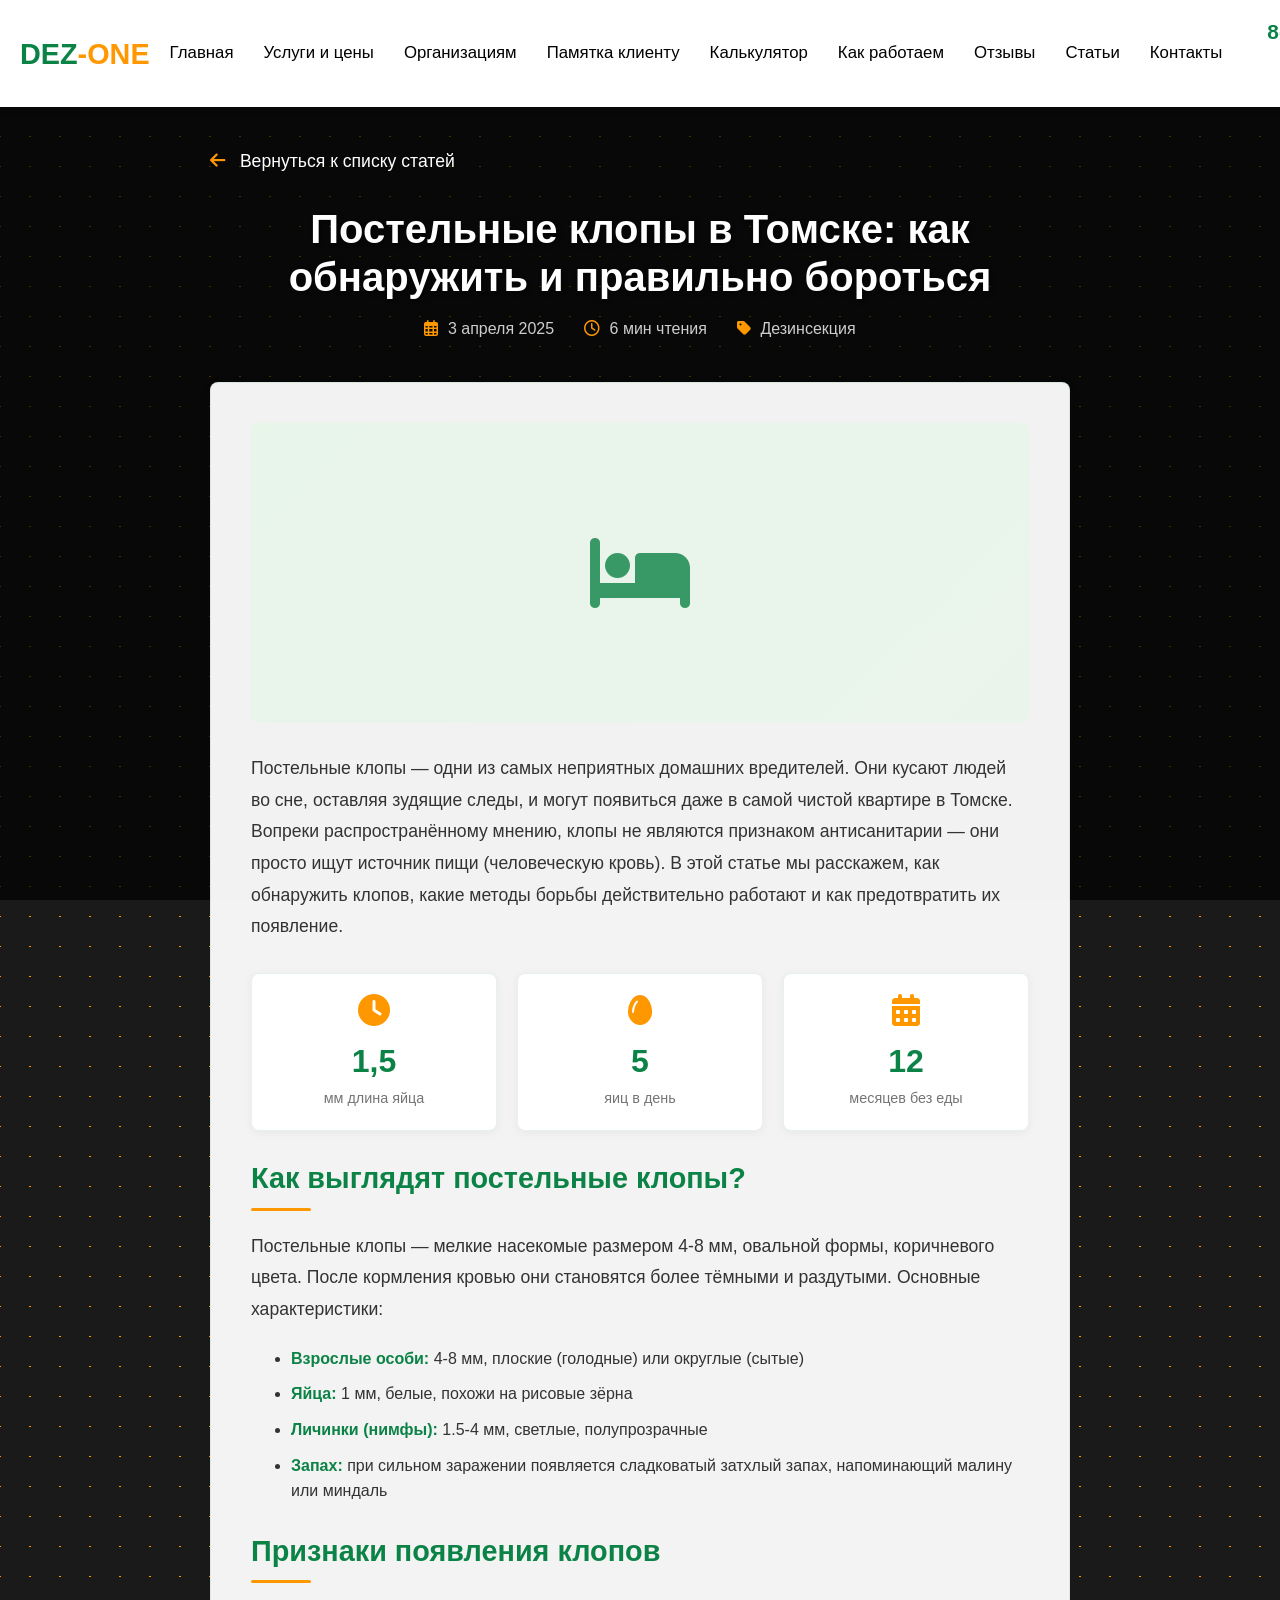
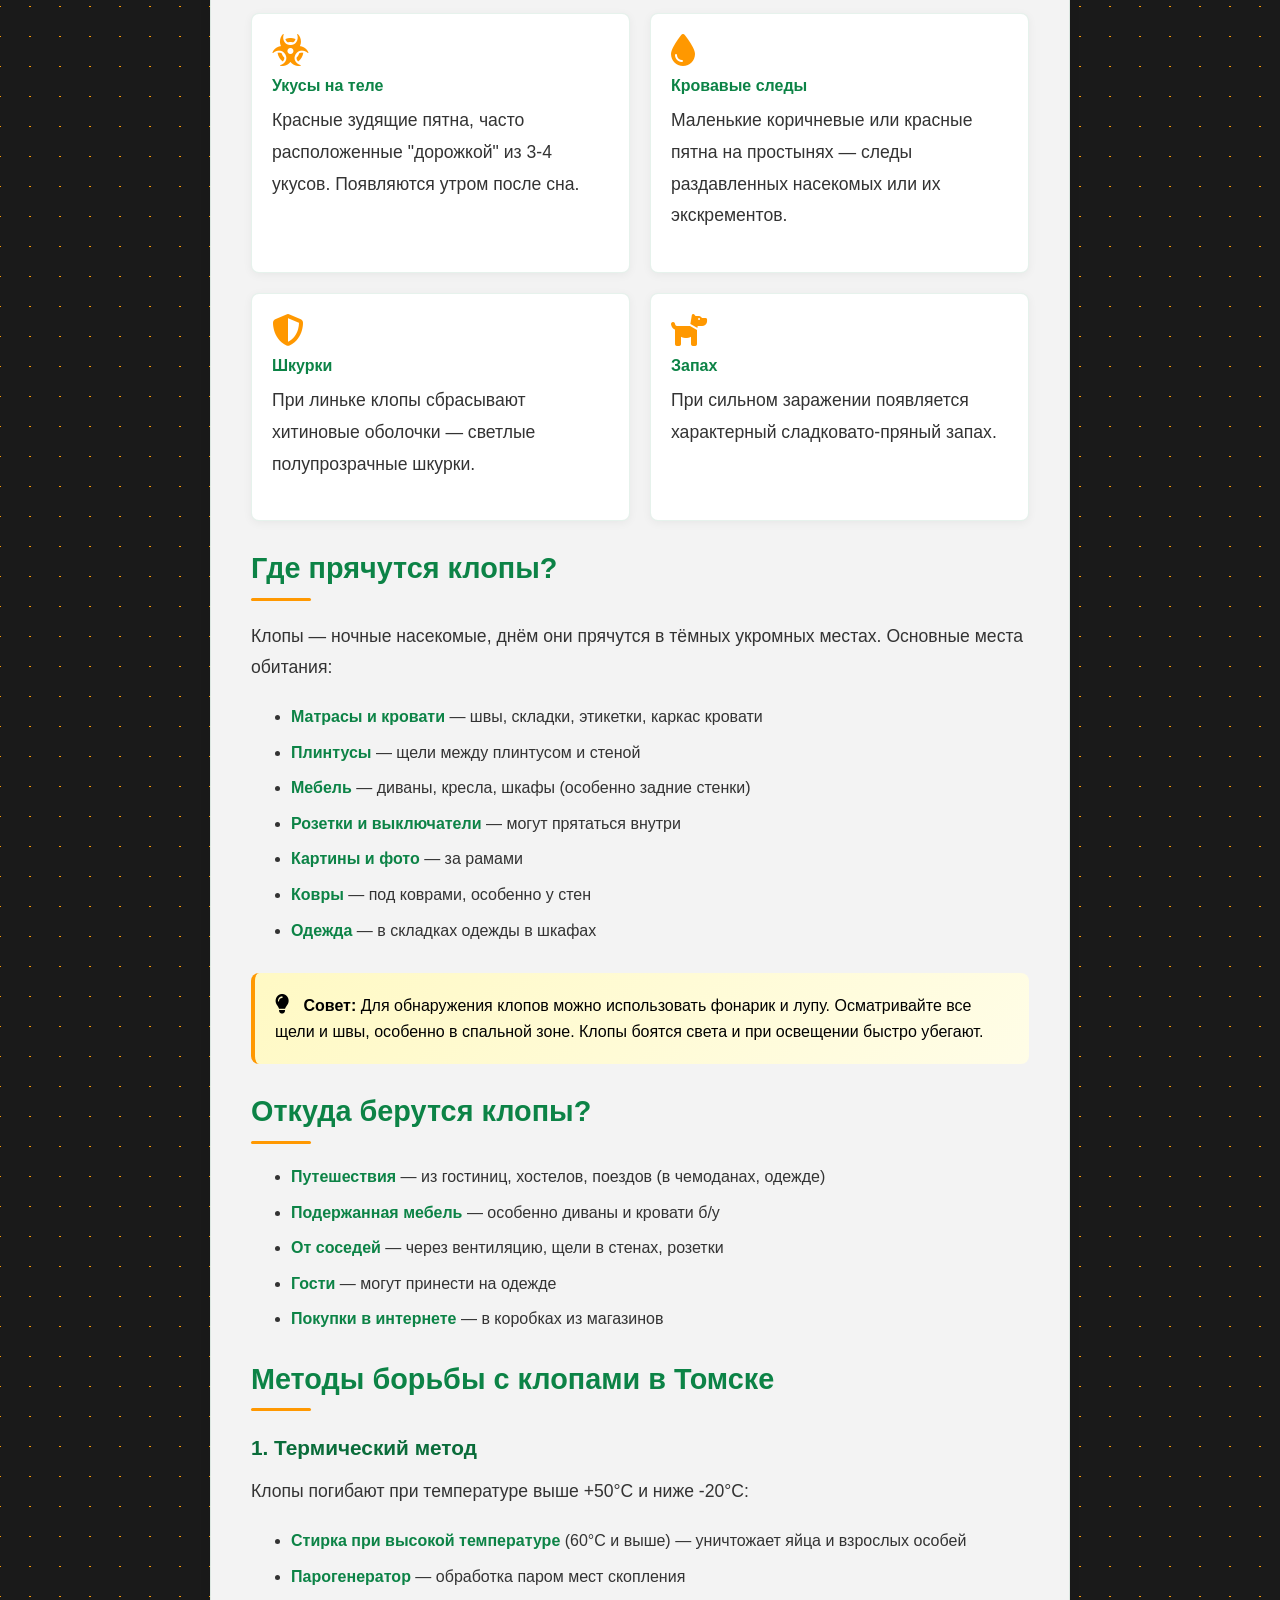
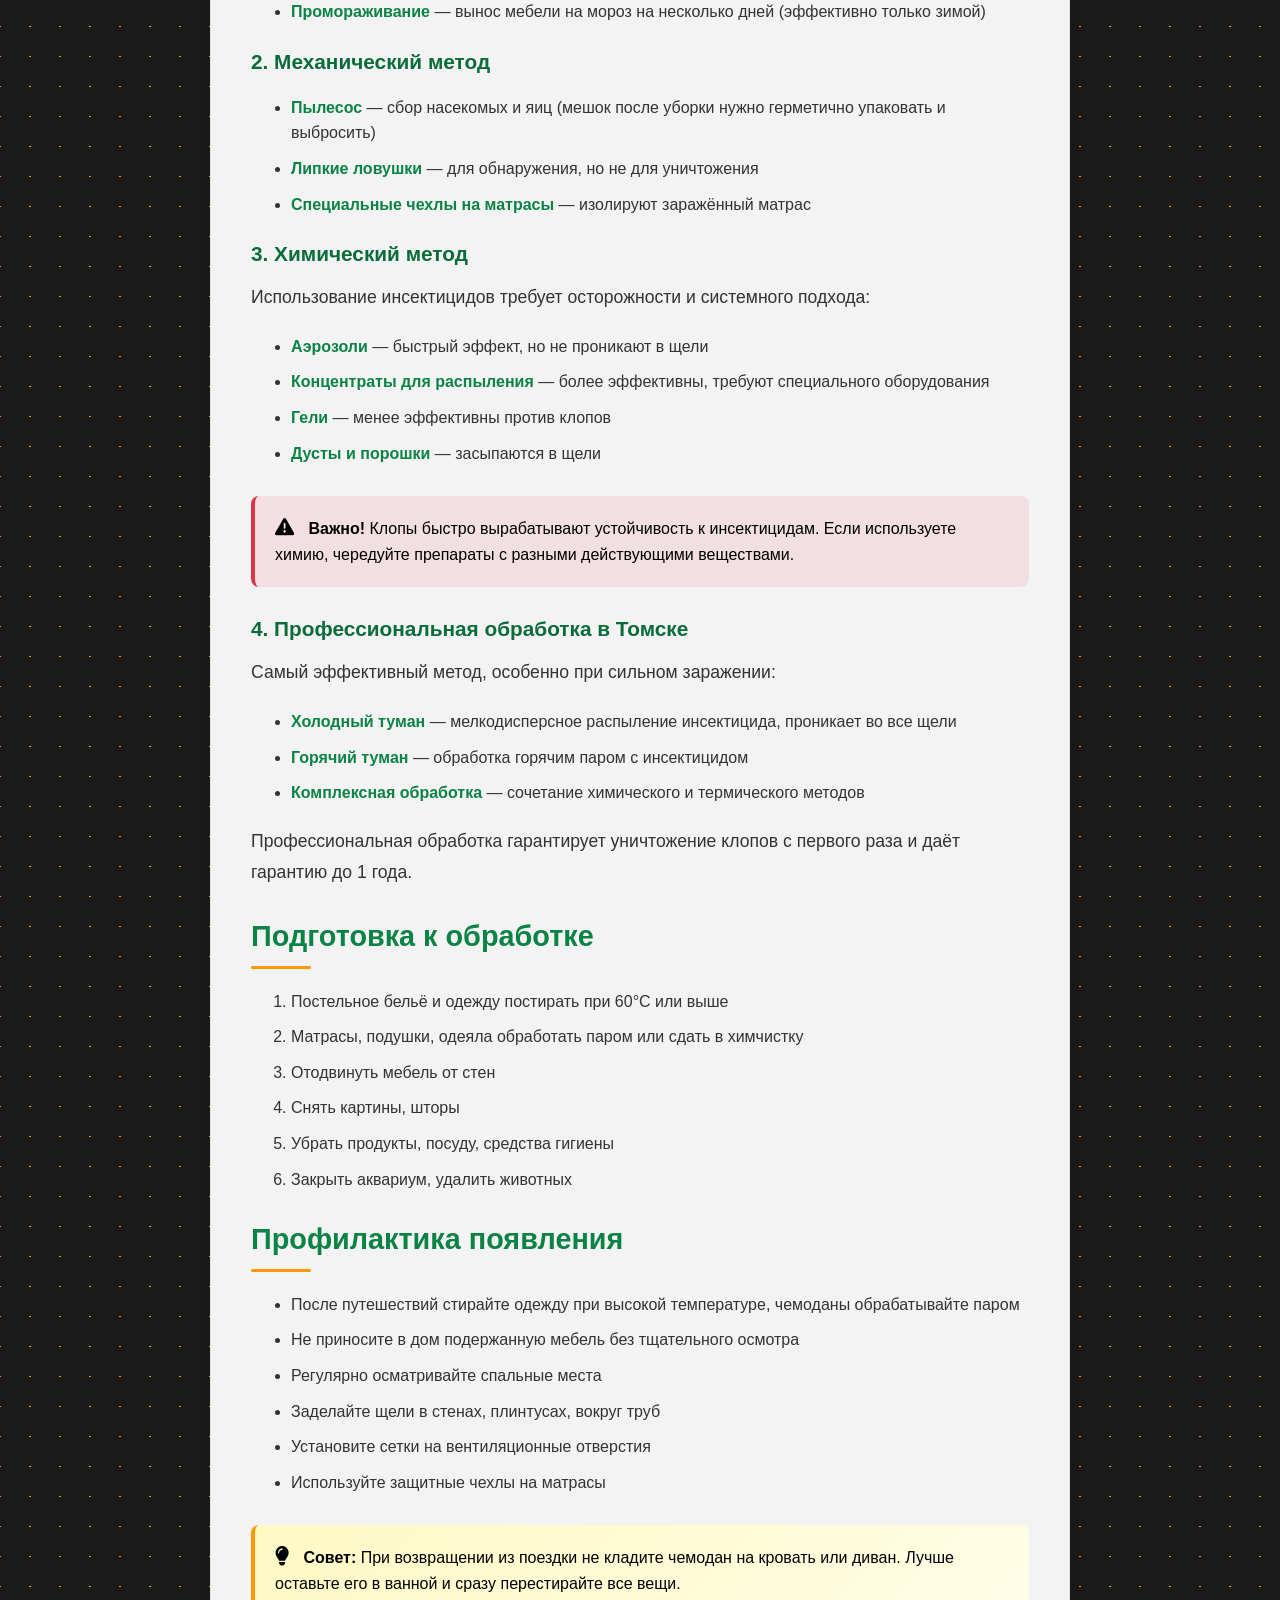
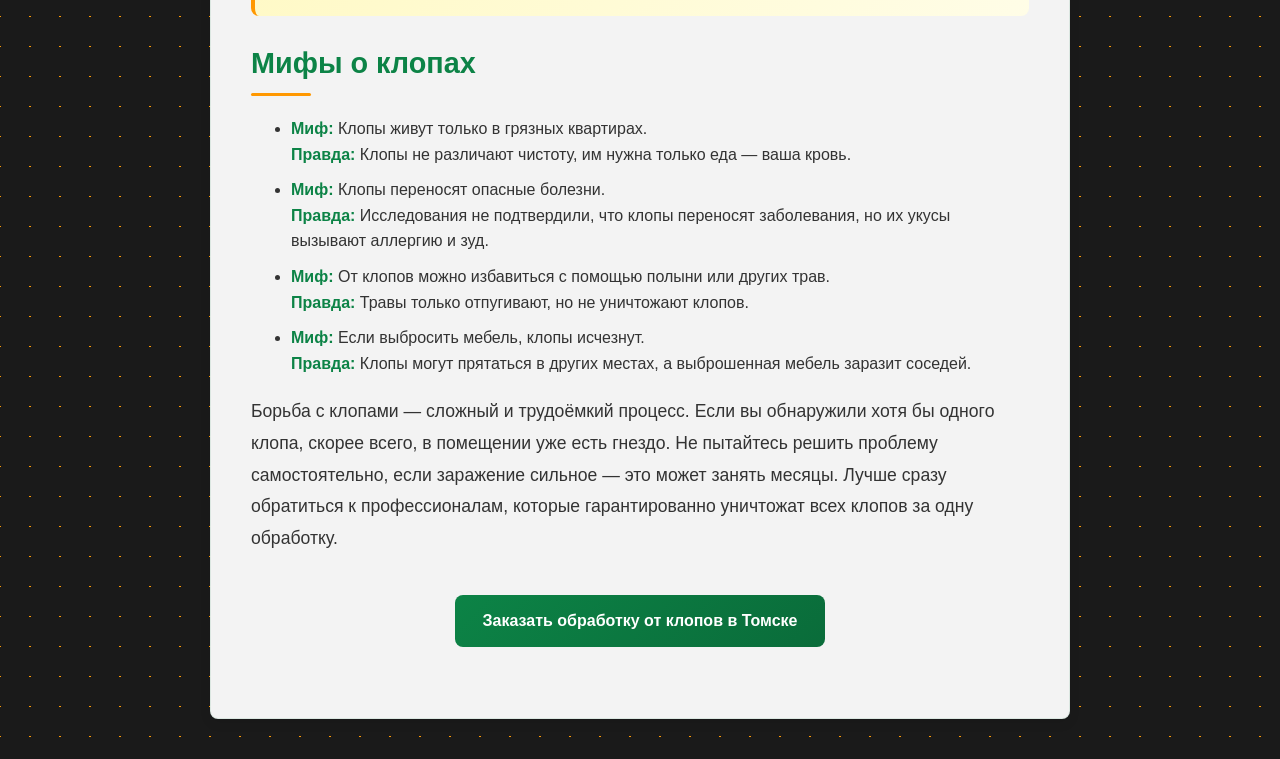
<file: article-bedbugs.html>
<!DOCTYPE html>
<html lang="ru">
<head>

    
<!-- Yandex.Metrika counter -->
<script type="text/javascript">
    (function(m,e,t,r,i,k,a){
        m[i]=m[i]||function(){(m[i].a=m[i].a||[]).push(arguments)};
        m[i].l=1*new Date();
        for (var j = 0; j < document.scripts.length; j++) {if (document.scripts[j].src === r) { return; }}
        k=e.createElement(t),a=e.getElementsByTagName(t)[0],k.async=1,k.src=r,a.parentNode.insertBefore(k,a)
    })(window, document,'script','https://mc.yandex.ru/metrika/tag.js?id=108186352', 'ym');

    ym(108186352, 'init', {ssr:true, webvisor:true, clickmap:true, ecommerce:"dataLayer", referrer: document.referrer, url: location.href, accurateTrackBounce:true, trackLinks:true});
</script>
<noscript><div><img src="https://mc.yandex.ru/watch/108186352" style="position:absolute; left:-9999px;" alt="" /></div></noscript>
<!-- /Yandex.Metrika counter -->



    <meta charset="UTF-8">
    <meta http-equiv="Content-Security-Policy" content="default-src 'self'; script-src 'self' 'unsafe-inline' https://mc.yandex.ru https://cdnjs.cloudflare.com; style-src 'self' 'unsafe-inline' https://fonts.googleapis.com https://cdnjs.cloudflare.com; font-src 'self' https://fonts.gstatic.com https://cdnjs.cloudflare.com data:; img-src 'self' data: https: ; connect-src 'self' https://api.jsonbin.io https://mc.yandex.ru wss://mc.yandex.ru https://*.workers.dev; frame-src https://mc.yandex.ru; object-src 'none'; base-uri 'self'; form-action 'self';">
    <meta name="referrer" content="strict-origin-when-cross-origin">
    <meta http-equiv="X-Content-Type-Options" content="nosniff">
    <meta http-equiv="Permissions-Policy" content="geolocation=(), microphone=(), camera=()">
    <meta name="viewport" content="width=device-width, initial-scale=1.0, maximum-scale=1.0, user-scalable=yes">
    <meta http-equiv="X-UA-Compatible" content="IE=edge">
    <title>Постельные клопы в Томске: как обнаружить и правильно бороться | DEZ-ONE</title>
    <meta name="description" content="Клопы могут появиться в любой квартире в Томске. Узнайте о признаках заражения, эффективных методах борьбы и профилактических мерах.">
    
    <!-- Favicon -->
    <link rel="icon" type="image/x-icon" href="/favicon.ico">
    <link rel="icon" type="image/png" sizes="32x32" href="/favicon-32x32.png">
    <link rel="icon" type="image/png" sizes="16x16" href="/favicon-16x16.png">
    <link rel="apple-touch-icon" sizes="180x180" href="/apple-touch-icon.png">
    <link rel="shortcut icon" href="/favicon.ico">
    
    <link rel="stylesheet" href="../css/style.css?v=5.0">
    <link rel="stylesheet" href="../css/responsive.css?v=5.0">
    <link rel="stylesheet" href="../css/animations.css?v=5.0">
    <link rel="stylesheet" href="../css/web-background.css?v=5.0">
    <link rel="stylesheet" href="https://cdnjs.cloudflare.com/ajax/libs/font-awesome/6.4.0/css/all.min.css">
    <link rel="preconnect" href="https://fonts.googleapis.com">
    <link rel="preconnect" href="https://fonts.gstatic.com" crossorigin>
    <link href="https://fonts.googleapis.com/css2?family=Montserrat:wght@400;500;600;700;800&family=Open+Sans:wght@400;500;600&display=swap" rel="stylesheet">
    <style>
        /* Стили для страницы статьи */
        .article-page {
            background-color: #1a1a1a !important;
            background-image: linear-gradient(45deg, #ff9800 1px, transparent 1px),
                              linear-gradient(-45deg, #ff9800 1px, transparent 1px) !important;
            background-size: 30px 30px !important;
            min-height: 100vh;
            position: relative;
        }
        
        .article-page:before {
            content: '';
            position: fixed;
            top: 0;
            left: 0;
            width: 100%;
            height: 100%;
            background: rgba(0, 0, 0, 0.7);
            z-index: 0;
            pointer-events: none;
        }
        
        .article-container {
            position: relative;
            z-index: 2;
            max-width: 900px;
            margin: 0 auto;
            padding: 40px 20px;
        }
        
        .article-header {
            text-align: center;
            margin-bottom: 40px;
        }
        
        .article-header h1 {
            color: #ffffff !important;
            font-size: 2.5rem;
            margin-bottom: 15px;
            text-shadow: 2px 2px 4px rgba(0,0,0,0.5);
            line-height: 1.2;
        }
        
        .article-meta {
            color: rgba(255,255,255,0.8);
            font-size: 1rem;
            display: flex;
            justify-content: center;
            gap: 30px;
            flex-wrap: wrap;
        }
        
        .article-meta span i {
            color: #ff9800;
            margin-right: 5px;
        }
        
        .article-content {
            background: rgba(255, 255, 255, 0.95);
            backdrop-filter: blur(5px);
            border-radius: 8px;
            padding: 40px;
            box-shadow: 0 4px 12px rgba(0,0,0,0.08);
            border: 1px solid rgba(12, 131, 70, 0.1);
        }
        
        .article-image {
            width: 100%;
            height: 300px;
            background: linear-gradient(135deg, #e8f5e9 0%, rgba(232,245,233,0.8) 100%);
            border-radius: 8px;
            display: flex;
            align-items: center;
            justify-content: center;
            margin-bottom: 30px;
            position: relative;
            overflow: hidden;
        }
        
        .article-image i {
            font-size: 5rem;
            color: #0c8346;
            opacity: 0.8;
        }
        
        .article-content h2 {
            color: #0c8346;
            font-size: 1.8rem;
            margin: 30px 0 20px;
        }
        
        .article-content h2:after {
            content: '';
            display: block;
            width: 60px;
            height: 3px;
            background: #ff9800;
            margin-top: 10px;
        }
        
        .article-content h3 {
            color: #0a6c3a;
            font-size: 1.3rem;
            margin: 25px 0 15px;
        }
        
        .article-content p {
            color: #333;
            line-height: 1.8;
            margin-bottom: 20px;
            font-size: 1.1rem;
        }
        
        .article-content ul, 
        .article-content ol {
            margin: 20px 0;
            padding-left: 40px;
            color: #333;
        }
        
        .article-content li {
            margin-bottom: 10px;
            line-height: 1.6;
        }
        
        .article-content li strong {
            color: #0c8346;
        }
        
        .tip-box {
            background: linear-gradient(135deg, #FFF9C4 0%, #FFFDE7 100%);
            border-left: 4px solid #ff9800;
            padding: 20px;
            border-radius: 8px;
            margin: 30px 0;
        }
        
        .tip-box p {
            margin-bottom: 0;
        }
        
        .tip-box i {
            color: #ff9800;
            margin-right: 10px;
            font-size: 1.2rem;
        }
        
        .warning-box {
            background: rgba(220, 53, 69, 0.1);
            border-left: 4px solid #dc3545;
            padding: 20px;
            border-radius: 8px;
            margin: 30px 0;
        }
        
        .warning-box p {
            margin-bottom: 0;
        }
        
        .warning-box i {
            color: #dc3545;
            margin-right: 10px;
            font-size: 1.2rem;
        }
        
        .stats-grid {
            display: grid;
            grid-template-columns: repeat(auto-fit, minmax(200px, 1fr));
            gap: 20px;
            margin: 30px 0;
        }
        
        .stat-card {
            background: white;
            padding: 20px;
            border-radius: 8px;
            text-align: center;
            box-shadow: 0 2px 10px rgba(0,0,0,0.05);
            border: 1px solid rgba(12, 131, 70, 0.1);
        }
        
        .stat-card i {
            font-size: 2rem;
            color: #ff9800;
            margin-bottom: 10px;
        }
        
        .stat-card .stat-value {
            font-size: 2rem;
            font-weight: 700;
            color: #0c8346;
        }
        
        .stat-card .stat-label {
            color: #666;
            font-size: 0.9rem;
        }
        
        .symptom-grid {
            display: grid;
            grid-template-columns: repeat(auto-fit, minmax(250px, 1fr));
            gap: 20px;
            margin: 30px 0;
        }
        
        .symptom-card {
            background: white;
            padding: 20px;
            border-radius: 8px;
            text-align: left;
            box-shadow: 0 2px 10px rgba(0,0,0,0.05);
            border: 1px solid rgba(12, 131, 70, 0.1);
        }
        
        .symptom-card i {
            font-size: 2rem;
            color: #ff9800;
            margin-bottom: 10px;
        }
        
        .symptom-card h4 {
            color: #0c8346;
            margin-bottom: 10px;
        }
        
        .back-link {
            display: inline-block;
            margin-bottom: 30px;
            color: #ffffff;
            text-decoration: none;
            font-size: 1.1rem;
            transition: all 0.3s ease;
        }
        
        .back-link i {
            margin-right: 10px;
            color: #ff9800;
        }
        
        .back-link:hover {
            color: #ff9800;
            transform: translateX(-5px);
        }
        
        @media (max-width: 768px) {
            .article-header h1 {
                font-size: 2rem;
            }
            .article-content {
                padding: 25px;
            }
            .article-content h2 {
                font-size: 1.5rem;
            }
            .article-content p {
                font-size: 1rem;
            }
            .article-meta {
                flex-direction: column;
                gap: 10px;
            }
            .symptom-grid {
                grid-template-columns: 1fr;
            }
        }
        
        @media (max-width: 480px) {
            .article-header h1 {
                font-size: 1.6rem;
            }
            .article-content {
                padding: 20px;
            }
        }

        .consent-link {
            color: #0c8346;
            text-decoration: underline;
            cursor: pointer;
            background: none;
            border: none;
            padding: 0;
            font-size: inherit;
            font-family: inherit;
        }
        .consent-link:hover {
            color: #0a6c3a;
        }

        .tip-box,
        .tip-box *,
        .tip-box p,
        .tip-box strong,
        .tip-box i {
            color: #000000 !important;
        }
        
        .warning-box,
        .warning-box *,
        .warning-box p,
        .warning-box strong,
        .warning-box i {
            color: #000000 !important;
        }
    </style>
</head>
<body>

    <!-- ПРИНУДИТЕЛЬНЫЕ СТИЛИ ДЛЯ МОДАЛЬНЫХ ОКОН -->
    <style>
        #orderModal .modal__content,
        #consultModal .modal__content {
            background: linear-gradient(135deg, #1a1a1a 0%, #2a2a2a 100%) !important;
        }
        
        #orderModal *:not(button):not(.btn),
        #consultModal *:not(button):not(.btn) {
            color: #ffffff !important;
        }
        
        #orderModal input,
        #consultModal input,
        #orderModal textarea,
        #consultModal textarea {
            background-color: #333333 !important;
            color: #ffffff !important;
            border-color: #555555 !important;
        }
        
        #orderModal input::placeholder,
        #consultModal input::placeholder,
        #orderModal textarea::placeholder,
        #consultModal textarea::placeholder {
            color: #aaaaaa !important;
        }
        
        #orderModal .checkbox-text,
        #consultModal .checkbox-text {
            color: #ffffff !important;
        }
    </style>

    <!-- Анимированный фон с паутинкой -->
    <div class="web-background">
        <div class="web-line web-1"></div>
        <div class="web-line web-2"></div>
        <div class="web-line web-3"></div>
        <div class="web-line web-4"></div>
        <div class="web-line web-5"></div>
        <div class="web-line web-6"></div>
        <div class="web-line web-7"></div>
        <div class="web-line web-8"></div>
        <div class="web-line web-9"></div>
        <div class="web-line web-10"></div>
        <div class="web-grid"></div>
        <div class="spider spider-1"></div>
        <div class="spider spider-2"></div>
        <div class="spider spider-3"></div>
        <div class="spider spider-4"></div>
        <div class="spider spider-5"></div>
        <div class="web-drop drop-1"></div>
        <div class="web-drop drop-2"></div>
        <div class="web-drop drop-3"></div>
        <div class="web-drop drop-4"></div>
        <div class="web-drop drop-5"></div>
    </div>

    <!-- Анимированный фон сайта -->
    <div class="site-background">
        <div class="bg-particle p1"></div>
        <div class="bg-particle p2"></div>
        <div class="bg-particle p3"></div>
        <div class="bg-particle p4"></div>
        <div class="bg-particle p5"></div>
        <div class="bg-particle p6"></div>
        <div class="bg-particle p7"></div>
        <div class="bg-particle p8"></div>
        <div class="bg-particle p9"></div>
        <div class="bg-particle p10"></div>
        <div class="bg-shine"></div>
    </div>

    <!-- Шапка сайта -->
    <header class="header">
        <div class="container header__container">
            <a href="../index.html" class="logo">
                <span class="logo__primary">DEZ</span><span class="logo__secondary">-ONE</span>
            </a>
            <button class="nav__toggle" aria-label="Открыть меню">
                <span></span>
                <span></span>
                <span></span>
            </button>
            <nav class="nav">
                <ul class="nav__list">
                    <li><a href="../index.html">Главная</a></li>
                    <li><a href="../services.html">Услуги и цены</a></li>
                    <li><a href="../organizations.html">Организациям</a></li>
                    <li><a href="../client-memo.html">Памятка клиенту</a></li>
                    <li><a href="../calculator.html">Калькулятор</a></li>
                    <li><a href="../index.html#process">Как работаем</a></li>
                    <li><a href="../index.html#reviews">Отзывы</a></li>
                    <li><a href="../blog.html" class="active">Статьи</a></li>
                    <li><a href="../index.html#contacts">Контакты</a></li>
                </ul>
            </nav>
            <div class="header__contacts">
                <a href="tel:+79138600660" class="phone" data-dez-phone="phone">8-913-860-06-60</a>
                <p class="work-hours" data-dez-work-hours="work-hours">Круглосуточно</p>
            </div>
        </div>
    </header>

    <main class="article-page">
        <div class="article-container">
            <a href="../blog.html" class="back-link"><i class="fas fa-arrow-left"></i> Вернуться к списку статей</a>
            
            <div class="article-header">
                <h1>Постельные клопы в Томске: как обнаружить и правильно бороться</h1>
                <div class="article-meta">
                    <span><i class="far fa-calendar-alt"></i> 3 апреля 2025</span>
                    <span><i class="far fa-clock"></i> 6 мин чтения</span>
                    <span><i class="fas fa-tag"></i> Дезинсекция</span>
                </div>
            </div>
            
            <div class="article-content">
                <div class="article-image">
                    <i class="fas fa-bed"></i>
                </div>
                
                <p>Постельные клопы — одни из самых неприятных домашних вредителей. Они кусают людей во сне, оставляя зудящие следы, и могут появиться даже в самой чистой квартире в Томске. Вопреки распространённому мнению, клопы не являются признаком антисанитарии — они просто ищут источник пищи (человеческую кровь). В этой статье мы расскажем, как обнаружить клопов, какие методы борьбы действительно работают и как предотвратить их появление.</p>
                
                <div class="stats-grid">
                    <div class="stat-card">
                        <i class="fas fa-clock"></i>
                        <div class="stat-value">1,5</div>
                        <div class="stat-label">мм длина яйца</div>
                    </div>
                    <div class="stat-card">
                        <i class="fas fa-egg"></i>
                        <div class="stat-value">5</div>
                        <div class="stat-label">яиц в день</div>
                    </div>
                    <div class="stat-card">
                        <i class="fas fa-calendar-alt"></i>
                        <div class="stat-value">12</div>
                        <div class="stat-label">месяцев без еды</div>
                    </div>
                </div>
                
                <h2>Как выглядят постельные клопы?</h2>
                <p>Постельные клопы — мелкие насекомые размером 4-8 мм, овальной формы, коричневого цвета. После кормления кровью они становятся более тёмными и раздутыми. Основные характеристики:</p>
                <ul>
                    <li><strong>Взрослые особи:</strong> 4-8 мм, плоские (голодные) или округлые (сытые)</li>
                    <li><strong>Яйца:</strong> 1 мм, белые, похожи на рисовые зёрна</li>
                    <li><strong>Личинки (нимфы):</strong> 1.5-4 мм, светлые, полупрозрачные</li>
                    <li><strong>Запах:</strong> при сильном заражении появляется сладковатый затхлый запах, напоминающий малину или миндаль</li>
                </ul>
                
                <h2>Признаки появления клопов</h2>
                
                <div class="symptom-grid">
                    <div class="symptom-card">
                        <i class="fas fa-biohazard"></i>
                        <h4>Укусы на теле</h4>
                        <p>Красные зудящие пятна, часто расположенные "дорожкой" из 3-4 укусов. Появляются утром после сна.</p>
                    </div>
                    <div class="symptom-card">
                        <i class="fas fa-tint"></i>
                        <h4>Кровавые следы</h4>
                        <p>Маленькие коричневые или красные пятна на простынях — следы раздавленных насекомых или их экскрементов.</p>
                    </div>
                    <div class="symptom-card">
                        <i class="fas fa-shield-alt"></i>
                        <h4>Шкурки</h4>
                        <p>При линьке клопы сбрасывают хитиновые оболочки — светлые полупрозрачные шкурки.</p>
                    </div>
                    <div class="symptom-card">
                        <i class="fas fa-dog"></i>
                        <h4>Запах</h4>
                        <p>При сильном заражении появляется характерный сладковато-пряный запах.</p>
                    </div>
                </div>
                
                <h2>Где прячутся клопы?</h2>
                <p>Клопы — ночные насекомые, днём они прячутся в тёмных укромных местах. Основные места обитания:</p>
                <ul>
                    <li><strong>Матрасы и кровати</strong> — швы, складки, этикетки, каркас кровати</li>
                    <li><strong>Плинтусы</strong> — щели между плинтусом и стеной</li>
                    <li><strong>Мебель</strong> — диваны, кресла, шкафы (особенно задние стенки)</li>
                    <li><strong>Розетки и выключатели</strong> — могут прятаться внутри</li>
                    <li><strong>Картины и фото</strong> — за рамами</li>
                    <li><strong>Ковры</strong> — под коврами, особенно у стен</li>
                    <li><strong>Одежда</strong> — в складках одежды в шкафах</li>
                </ul>
                
                <div class="tip-box">
                    <i class="fas fa-lightbulb"></i> <strong>Совет:</strong> Для обнаружения клопов можно использовать фонарик и лупу. Осматривайте все щели и швы, особенно в спальной зоне. Клопы боятся света и при освещении быстро убегают.
                </div>
                
                <h2>Откуда берутся клопы?</h2>
                <ul>
                    <li><strong>Путешествия</strong> — из гостиниц, хостелов, поездов (в чемоданах, одежде)</li>
                    <li><strong>Подержанная мебель</strong> — особенно диваны и кровати б/у</li>
                    <li><strong>От соседей</strong> — через вентиляцию, щели в стенах, розетки</li>
                    <li><strong>Гости</strong> — могут принести на одежде</li>
                    <li><strong>Покупки в интернете</strong> — в коробках из магазинов</li>
                </ul>
                
                <h2>Методы борьбы с клопами в Томске</h2>
                
                <h3>1. Термический метод</h3>
                <p>Клопы погибают при температуре выше +50°C и ниже -20°C:</p>
                <ul>
                    <li><strong>Стирка при высокой температуре</strong> (60°C и выше) — уничтожает яйца и взрослых особей</li>
                    <li><strong>Парогенератор</strong> — обработка паром мест скопления</li>
                    <li><strong>Промораживание</strong> — вынос мебели на мороз на несколько дней (эффективно только зимой)</li>
                </ul>
                
                <h3>2. Механический метод</h3>
                <ul>
                    <li><strong>Пылесос</strong> — сбор насекомых и яиц (мешок после уборки нужно герметично упаковать и выбросить)</li>
                    <li><strong>Липкие ловушки</strong> — для обнаружения, но не для уничтожения</li>
                    <li><strong>Специальные чехлы на матрасы</strong> — изолируют заражённый матрас</li>
                </ul>
                
                <h3>3. Химический метод</h3>
                <p>Использование инсектицидов требует осторожности и системного подхода:</p>
                <ul>
                    <li><strong>Аэрозоли</strong> — быстрый эффект, но не проникают в щели</li>
                    <li><strong>Концентраты для распыления</strong> — более эффективны, требуют специального оборудования</li>
                    <li><strong>Гели</strong> — менее эффективны против клопов</li>
                    <li><strong>Дусты и порошки</strong> — засыпаются в щели</li>
                </ul>
                
                <div class="warning-box">
                    <i class="fas fa-exclamation-triangle"></i> <strong>Важно!</strong> Клопы быстро вырабатывают устойчивость к инсектицидам. Если используете химию, чередуйте препараты с разными действующими веществами.
                </div>
                
                <h3>4. Профессиональная обработка в Томске</h3>
                <p>Самый эффективный метод, особенно при сильном заражении:</p>
                <ul>
                    <li><strong>Холодный туман</strong> — мелкодисперсное распыление инсектицида, проникает во все щели</li>
                    <li><strong>Горячий туман</strong> — обработка горячим паром с инсектицидом</li>
                    <li><strong>Комплексная обработка</strong> — сочетание химического и термического методов</li>
                </ul>
                <p>Профессиональная обработка гарантирует уничтожение клопов с первого раза и даёт гарантию до 1 года.</p>
                
                <h2>Подготовка к обработке</h2>
                <ol>
                    <li>Постельное бельё и одежду постирать при 60°C или выше</li>
                    <li>Матрасы, подушки, одеяла обработать паром или сдать в химчистку</li>
                    <li>Отодвинуть мебель от стен</li>
                    <li>Снять картины, шторы</li>
                    <li>Убрать продукты, посуду, средства гигиены</li>
                    <li>Закрыть аквариум, удалить животных</li>
                </ol>
                
                <h2>Профилактика появления</h2>
                <ul>
                    <li>После путешествий стирайте одежду при высокой температуре, чемоданы обрабатывайте паром</li>
                    <li>Не приносите в дом подержанную мебель без тщательного осмотра</li>
                    <li>Регулярно осматривайте спальные места</li>
                    <li>Заделайте щели в стенах, плинтусах, вокруг труб</li>
                    <li>Установите сетки на вентиляционные отверстия</li>
                    <li>Используйте защитные чехлы на матрасы</li>
                </ul>
                
                <div class="tip-box">
                    <i class="fas fa-lightbulb"></i> <strong>Совет:</strong> При возвращении из поездки не кладите чемодан на кровать или диван. Лучше оставьте его в ванной и сразу перестирайте все вещи.
                </div>
                
                <h2>Мифы о клопах</h2>
                <ul>
                    <li><strong>Миф:</strong> Клопы живут только в грязных квартирах.<br>
                    <strong>Правда:</strong> Клопы не различают чистоту, им нужна только еда — ваша кровь.</li>
                    <li><strong>Миф:</strong> Клопы переносят опасные болезни.<br>
                    <strong>Правда:</strong> Исследования не подтвердили, что клопы переносят заболевания, но их укусы вызывают аллергию и зуд.</li>
                    <li><strong>Миф:</strong> От клопов можно избавиться с помощью полыни или других трав.<br>
                    <strong>Правда:</strong> Травы только отпугивают, но не уничтожают клопов.</li>
                    <li><strong>Миф:</strong> Если выбросить мебель, клопы исчезнут.<br>
                    <strong>Правда:</strong> Клопы могут прятаться в других местах, а выброшенная мебель заразит соседей.</li>
                </ul>
                
                <p>Борьба с клопами — сложный и трудоёмкий процесс. Если вы обнаружили хотя бы одного клопа, скорее всего, в помещении уже есть гнездо. Не пытайтесь решить проблему самостоятельно, если заражение сильное — это может занять месяцы. Лучше сразу обратиться к профессионалам, которые гарантированно уничтожат всех клопов за одну обработку.</p>
                
                <p style="text-align: center; margin-top: 40px;">
                    <a href="../services.html" class="btn btn--primary">Заказать обработку от клопов в Томске</a>
                </p>
            </div>
        </div>
    </main>

    <!-- ФУТЕР (аналогичный article-cockroaches.html) -->
    <!-- ... -->

    <!-- Подключение JavaScript -->
    <script src="../js/main.js"></script>
    <script>window.DEZ_PROXY_URL = "https://dezone-leads.prokudinvladislav9.workers.dev/lead";</script>
    <script src="../js/forms.js"></script>
    <script src="../js/animations.js"></script>
    <script src="../js/web-background.js"></script>
    <script src="../js/admin-loader.js?v=2.0"></script>

    <script>
        document.addEventListener('DOMContentLoaded', function() {
            const privacyPolicyLink = document.getElementById('privacyPolicyLink');
            if (privacyPolicyLink) {
                privacyPolicyLink.addEventListener('click', function(e) {
                    e.preventDefault();
                    const privacyModal = document.getElementById('privacyPolicyModal');
                    if (privacyModal) {
                        if (window.DEZ && window.DEZ.closeAllModals) window.DEZ.closeAllModals();
                        privacyModal.classList.add('active');
                        document.body.style.overflow = 'hidden';
                    }
                });
            }

            const clientAgreementLink = document.getElementById('clientAgreementLink');
            if (clientAgreementLink) {
                clientAgreementLink.addEventListener('click', function(e) {
                    e.preventDefault();
                    const clientModal = document.getElementById('clientAgreementModal');
                    if (clientModal) {
                        if (window.DEZ && window.DEZ.closeAllModals) window.DEZ.closeAllModals();
                        clientModal.classList.add('active');
                        document.body.style.overflow = 'hidden';
                    }
                });
            }

            const userAgreementLink = document.getElementById('userAgreementLink');
            if (userAgreementLink) {
                userAgreementLink.addEventListener('click', function(e) {
                    e.preventDefault();
                    const userModal = document.getElementById('userAgreementModal');
                    if (userModal) {
                        if (window.DEZ && window.DEZ.closeAllModals) window.DEZ.closeAllModals();
                        userModal.classList.add('active');
                        document.body.style.overflow = 'hidden';
                    }
                });
            }

            const consentLinks = document.querySelectorAll('[data-modal="consent"]');
            consentLinks.forEach(link => {
                link.addEventListener('click', function(e) {
                    e.preventDefault();
                    const consentModal = document.getElementById('consentModal');
                    if (consentModal) {
                        if (window.DEZ && window.DEZ.closeAllModals) window.DEZ.closeAllModals();
                        consentModal.classList.add('active');
                        document.body.style.overflow = 'hidden';
                    }
                });
            });
        });
    </script>
    
</body>
</html>
</file>
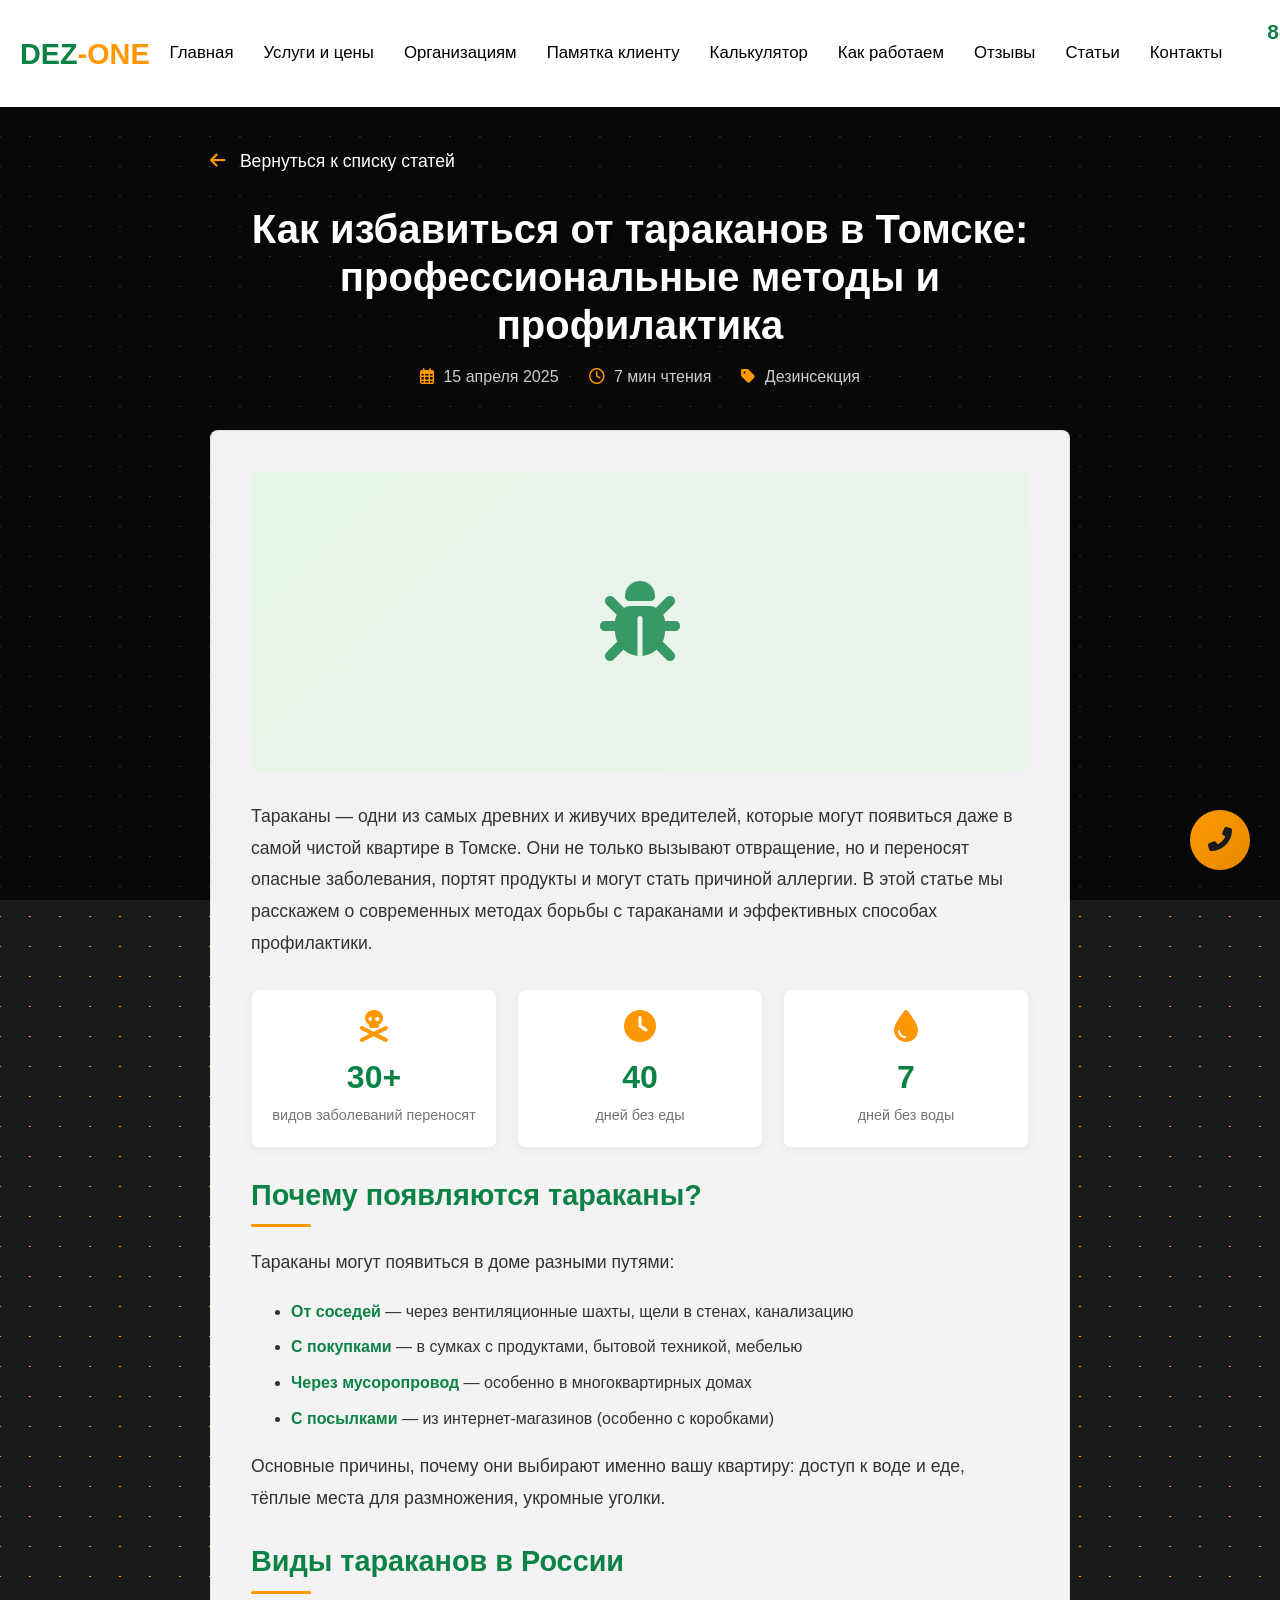
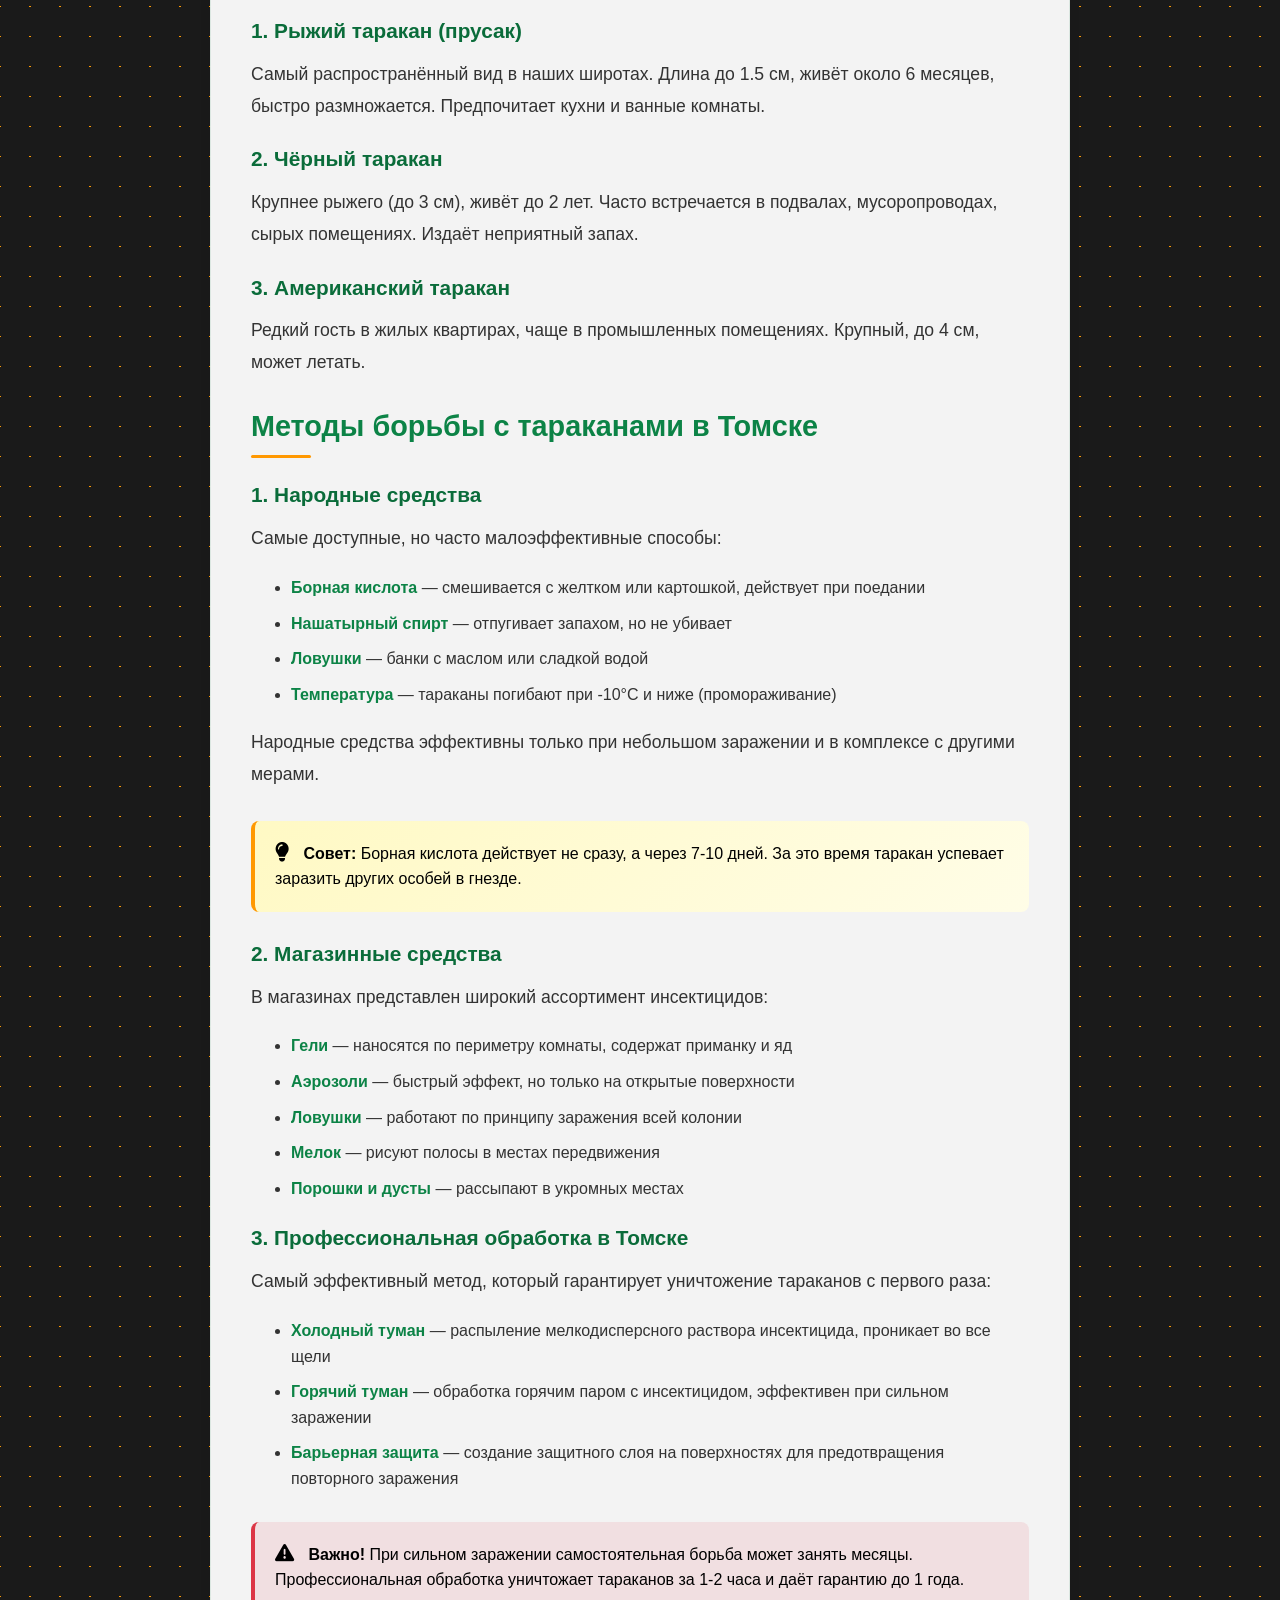
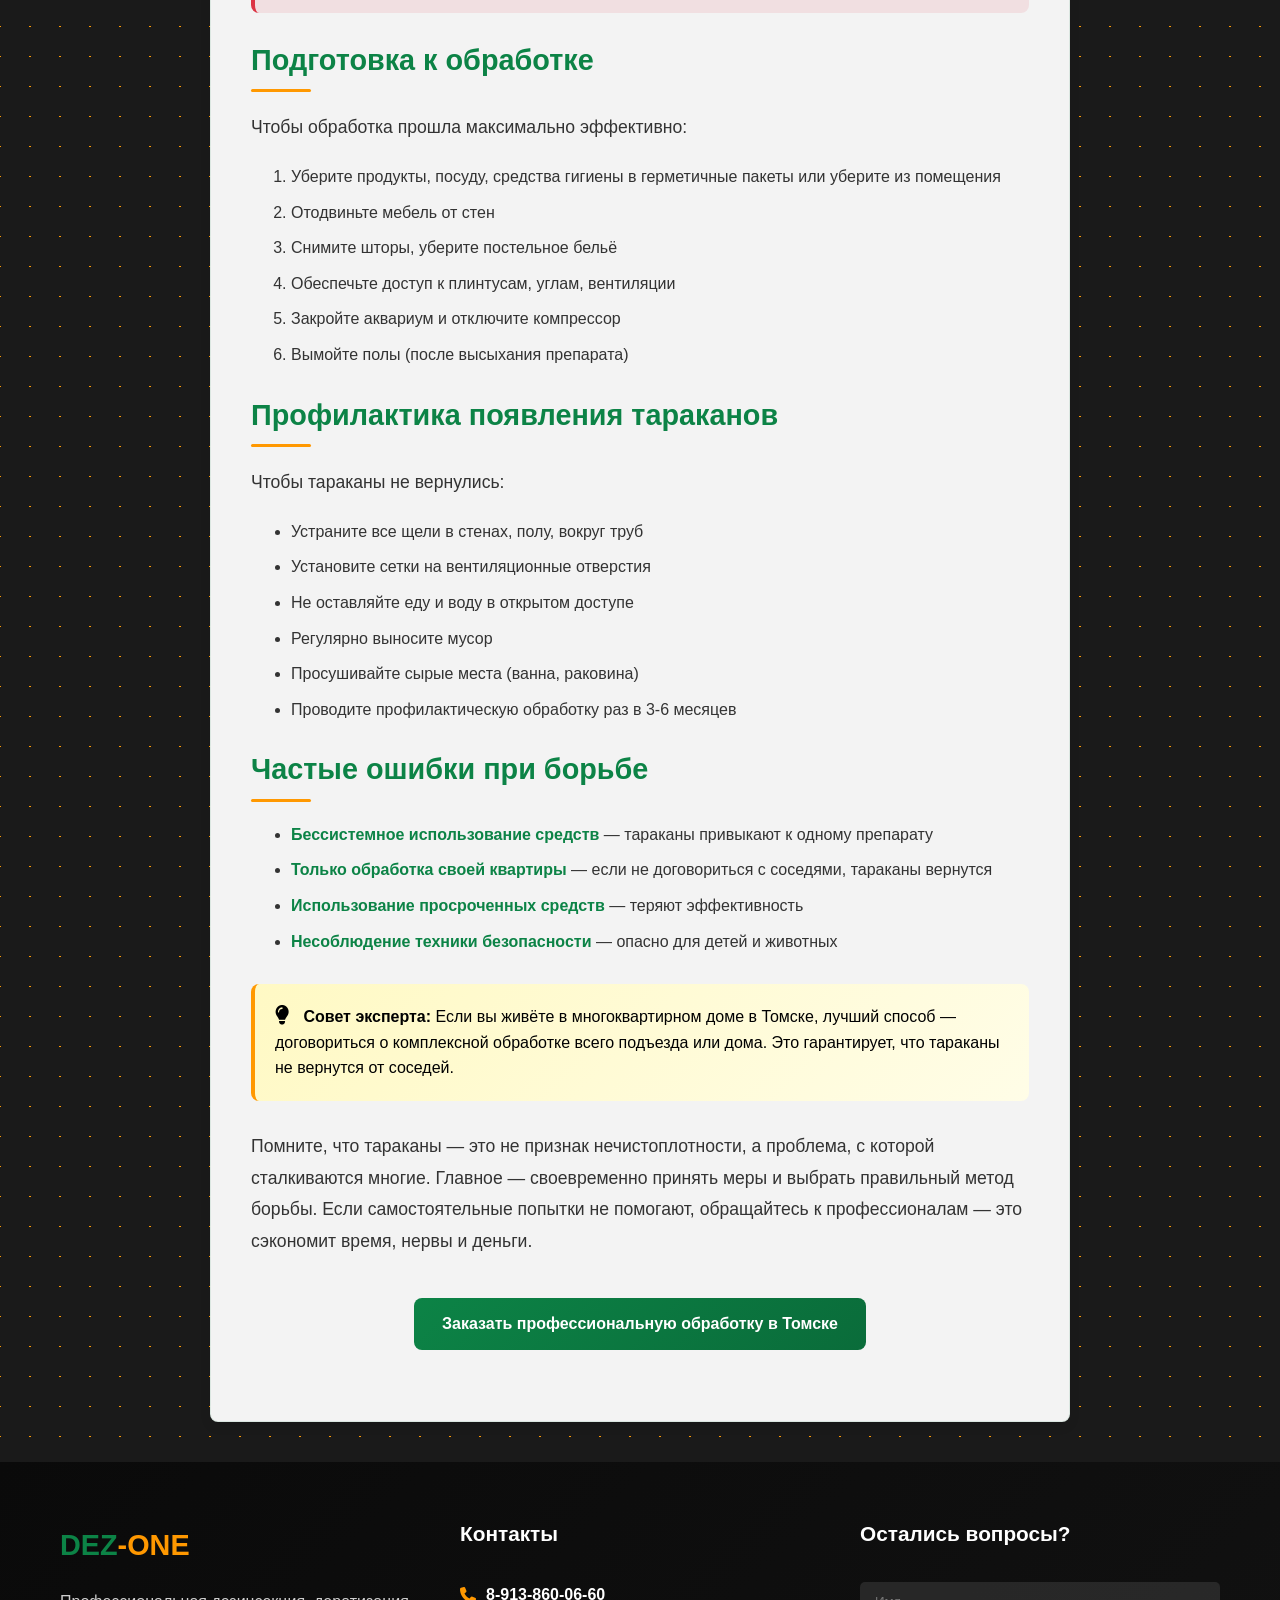
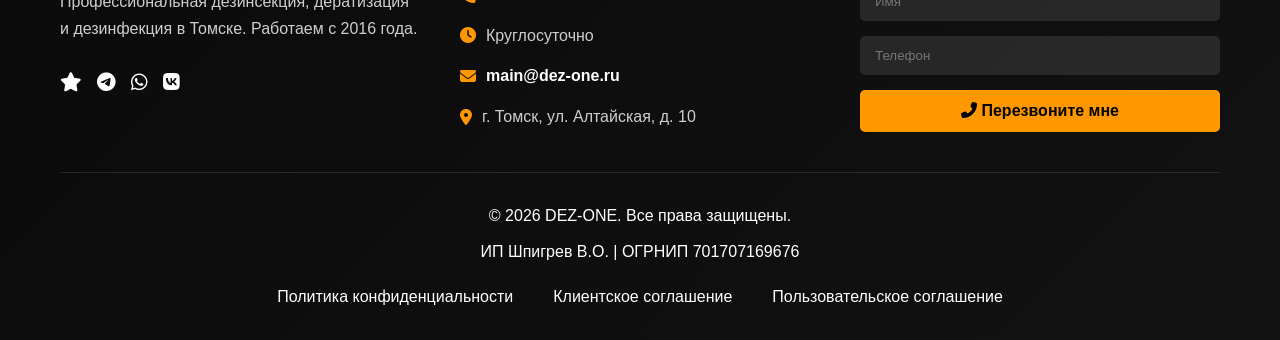
<file: article-cockroaches.html>
<!DOCTYPE html>
<html lang="ru">
<head>

    
<!-- Yandex.Metrika counter -->
<script type="text/javascript">
    (function(m,e,t,r,i,k,a){
        m[i]=m[i]||function(){(m[i].a=m[i].a||[]).push(arguments)};
        m[i].l=1*new Date();
        for (var j = 0; j < document.scripts.length; j++) {if (document.scripts[j].src === r) { return; }}
        k=e.createElement(t),a=e.getElementsByTagName(t)[0],k.async=1,k.src=r,a.parentNode.insertBefore(k,a)
    })(window, document,'script','https://mc.yandex.ru/metrika/tag.js?id=108186352', 'ym');

    ym(108186352, 'init', {ssr:true, webvisor:true, clickmap:true, ecommerce:"dataLayer", referrer: document.referrer, url: location.href, accurateTrackBounce:true, trackLinks:true});
</script>
<noscript><div><img src="https://mc.yandex.ru/watch/108186352" style="position:absolute; left:-9999px;" alt="" /></div></noscript>
<!-- /Yandex.Metrika counter -->



    <meta charset="UTF-8">
    <meta http-equiv="Content-Security-Policy" content="default-src 'self'; script-src 'self' 'unsafe-inline' https://mc.yandex.ru https://cdnjs.cloudflare.com; style-src 'self' 'unsafe-inline' https://fonts.googleapis.com https://cdnjs.cloudflare.com; font-src 'self' https://fonts.gstatic.com https://cdnjs.cloudflare.com data:; img-src 'self' data: https: ; connect-src 'self' https://api.jsonbin.io https://mc.yandex.ru wss://mc.yandex.ru https://*.workers.dev; frame-src https://mc.yandex.ru; object-src 'none'; base-uri 'self'; form-action 'self';">
    <meta name="referrer" content="strict-origin-when-cross-origin">
    <meta http-equiv="X-Content-Type-Options" content="nosniff">
    <meta http-equiv="Permissions-Policy" content="geolocation=(), microphone=(), camera=()">
    <meta name="viewport" content="width=device-width, initial-scale=1.0, maximum-scale=1.0, user-scalable=yes">
    <meta http-equiv="X-UA-Compatible" content="IE=edge">
    <title>Как избавиться от тараканов в Томске: профессиональные методы и профилактика | DEZ-ONE</title>
    <meta name="description" content="Тараканы — самые живучие домашние вредители. Узнайте о современных методах борьбы в Томске, эффективных средствах и как предотвратить их повторное появление.">
    
    <!-- Favicon -->
    <link rel="icon" type="image/x-icon" href="/favicon.ico">
    <link rel="icon" type="image/png" sizes="32x32" href="/favicon-32x32.png">
    <link rel="icon" type="image/png" sizes="16x16" href="/favicon-16x16.png">
    <link rel="apple-touch-icon" sizes="180x180" href="/apple-touch-icon.png">
    <link rel="shortcut icon" href="/favicon.ico">
    
    <link rel="stylesheet" href="../css/style.css?v=5.0">
    <link rel="stylesheet" href="../css/responsive.css?v=5.0">
    <link rel="stylesheet" href="../css/animations.css?v=5.0">
    <link rel="stylesheet" href="../css/web-background.css?v=5.0">
    <link rel="stylesheet" href="https://cdnjs.cloudflare.com/ajax/libs/font-awesome/6.4.0/css/all.min.css">
    <link rel="preconnect" href="https://fonts.googleapis.com">
    <link rel="preconnect" href="https://fonts.gstatic.com" crossorigin>
    <link href="https://fonts.googleapis.com/css2?family=Montserrat:wght@400;500;600;700;800&family=Open+Sans:wght@400;500;600&display=swap" rel="stylesheet">
    <style>
        /* Стили для страницы статьи */
        .article-page {
            background-color: #1a1a1a !important;
            background-image: linear-gradient(45deg, #ff9800 1px, transparent 1px),
                              linear-gradient(-45deg, #ff9800 1px, transparent 1px) !important;
            background-size: 30px 30px !important;
            min-height: 100vh;
            position: relative;
        }
        
        .article-page:before {
            content: '';
            position: fixed;
            top: 0;
            left: 0;
            width: 100%;
            height: 100%;
            background: rgba(0, 0, 0, 0.7);
            z-index: 0;
            pointer-events: none;
        }
        
        .article-container {
            position: relative;
            z-index: 2;
            max-width: 900px;
            margin: 0 auto;
            padding: 40px 20px;
        }
        
        .article-header {
            text-align: center;
            margin-bottom: 40px;
        }
        
        .article-header h1 {
            color: #ffffff !important;
            font-size: 2.5rem;
            margin-bottom: 15px;
            text-shadow: 2px 2px 4px rgba(0,0,0,0.5);
            line-height: 1.2;
        }
        
        .article-meta {
            color: rgba(255,255,255,0.8);
            font-size: 1rem;
            display: flex;
            justify-content: center;
            gap: 30px;
            flex-wrap: wrap;
        }
        
        .article-meta span i {
            color: #ff9800;
            margin-right: 5px;
        }
        
        .article-content {
            background: rgba(255, 255, 255, 0.95);
            backdrop-filter: blur(5px);
            border-radius: 8px;
            padding: 40px;
            box-shadow: 0 4px 12px rgba(0,0,0,0.08);
            border: 1px solid rgba(12, 131, 70, 0.1);
        }
        
        .article-image {
            width: 100%;
            height: 300px;
            background: linear-gradient(135deg, #e8f5e9 0%, rgba(232,245,233,0.8) 100%);
            border-radius: 8px;
            display: flex;
            align-items: center;
            justify-content: center;
            margin-bottom: 30px;
            position: relative;
            overflow: hidden;
        }
        
        .article-image i {
            font-size: 5rem;
            color: #0c8346;
            opacity: 0.8;
        }
        
        .article-content h2 {
            color: #0c8346;
            font-size: 1.8rem;
            margin: 30px 0 20px;
        }
        
        .article-content h2:after {
            content: '';
            display: block;
            width: 60px;
            height: 3px;
            background: #ff9800;
            margin-top: 10px;
        }
        
        .article-content h3 {
            color: #0a6c3a;
            font-size: 1.3rem;
            margin: 25px 0 15px;
        }
        
        .article-content p {
            color: #333;
            line-height: 1.8;
            margin-bottom: 20px;
            font-size: 1.1rem;
        }
        
        .article-content ul, 
        .article-content ol {
            margin: 20px 0;
            padding-left: 40px;
            color: #333;
        }
        
        .article-content li {
            margin-bottom: 10px;
            line-height: 1.6;
        }
        
        .article-content li strong {
            color: #0c8346;
        }
        
        .tip-box {
            background: linear-gradient(135deg, #FFF9C4 0%, #FFFDE7 100%);
            border-left: 4px solid #ff9800;
            padding: 20px;
            border-radius: 8px;
            margin: 30px 0;
        }
        
        .tip-box p {
            margin-bottom: 0;
        }
        
        .tip-box i {
            color: #ff9800;
            margin-right: 10px;
            font-size: 1.2rem;
        }
        
        .warning-box {
            background: rgba(220, 53, 69, 0.1);
            border-left: 4px solid #dc3545;
            padding: 20px;
            border-radius: 8px;
            margin: 30px 0;
        }
        
        .warning-box p {
            margin-bottom: 0;
        }
        
        .warning-box i {
            color: #dc3545;
            margin-right: 10px;
            font-size: 1.2rem;
        }
        
        .stats-grid {
            display: grid;
            grid-template-columns: repeat(auto-fit, minmax(200px, 1fr));
            gap: 20px;
            margin: 30px 0;
        }
        
        .stat-card {
            background: white;
            padding: 20px;
            border-radius: 8px;
            text-align: center;
            box-shadow: 0 2px 10px rgba(0,0,0,0.05);
            border: 1px solid rgba(12, 131, 70, 0.1);
        }
        
        .stat-card i {
            font-size: 2rem;
            color: #ff9800;
            margin-bottom: 10px;
        }
        
        .stat-card .stat-value {
            font-size: 2rem;
            font-weight: 700;
            color: #0c8346;
        }
        
        .stat-card .stat-label {
            color: #666;
            font-size: 0.9rem;
        }
        
        .back-link {
            display: inline-block;
            margin-bottom: 30px;
            color: #ffffff;
            text-decoration: none;
            font-size: 1.1rem;
            transition: all 0.3s ease;
        }
        
        .back-link i {
            margin-right: 10px;
            color: #ff9800;
        }
        
        .back-link:hover {
            color: #ff9800;
            transform: translateX(-5px);
        }
        
        @media (max-width: 768px) {
            .article-header h1 {
                font-size: 2rem;
            }
            .article-content {
                padding: 25px;
            }
            .article-content h2 {
                font-size: 1.5rem;
            }
            .article-content p {
                font-size: 1rem;
            }
            .stats-grid {
                grid-template-columns: 1fr;
            }
            .article-meta {
                flex-direction: column;
                gap: 10px;
            }
        }
        
        @media (max-width: 480px) {
            .article-header h1 {
                font-size: 1.6rem;
            }
            .article-content {
                padding: 20px;
            }
            .article-content ul, 
            .article-content ol {
                padding-left: 20px;
            }
        }

        .consent-link {
            color: #0c8346;
            text-decoration: underline;
            cursor: pointer;
            background: none;
            border: none;
            padding: 0;
            font-size: inherit;
            font-family: inherit;
        }
        .consent-link:hover {
            color: #0a6c3a;
        }

        .tip-box,
        .tip-box *,
        .tip-box p,
        .tip-box strong,
        .tip-box i {
            color: #000000 !important;
        }
        
        .warning-box,
        .warning-box *,
        .warning-box p,
        .warning-box strong,
        .warning-box i {
            color: #000000 !important;
        }
    </style>
</head>
<body>

    <!-- ПРИНУДИТЕЛЬНЫЕ СТИЛИ ДЛЯ МОДАЛЬНЫХ ОКОН -->
    <style>
        #orderModal .modal__content,
        #consultModal .modal__content {
            background: linear-gradient(135deg, #1a1a1a 0%, #2a2a2a 100%) !important;
        }
        
        #orderModal *:not(button):not(.btn),
        #consultModal *:not(button):not(.btn) {
            color: #ffffff !important;
        }
        
        #orderModal input,
        #consultModal input,
        #orderModal textarea,
        #consultModal textarea {
            background-color: #333333 !important;
            color: #ffffff !important;
            border-color: #555555 !important;
        }
        
        #orderModal input::placeholder,
        #consultModal input::placeholder,
        #orderModal textarea::placeholder,
        #consultModal textarea::placeholder {
            color: #aaaaaa !important;
        }
        
        #orderModal .checkbox-text,
        #consultModal .checkbox-text {
            color: #ffffff !important;
        }
    </style>

    <!-- Анимированный фон с паутинкой -->
    <div class="web-background">
        <div class="web-line web-1"></div>
        <div class="web-line web-2"></div>
        <div class="web-line web-3"></div>
        <div class="web-line web-4"></div>
        <div class="web-line web-5"></div>
        <div class="web-line web-6"></div>
        <div class="web-line web-7"></div>
        <div class="web-line web-8"></div>
        <div class="web-line web-9"></div>
        <div class="web-line web-10"></div>
        <div class="web-grid"></div>
        <div class="spider spider-1"></div>
        <div class="spider spider-2"></div>
        <div class="spider spider-3"></div>
        <div class="spider spider-4"></div>
        <div class="spider spider-5"></div>
        <div class="web-drop drop-1"></div>
        <div class="web-drop drop-2"></div>
        <div class="web-drop drop-3"></div>
        <div class="web-drop drop-4"></div>
        <div class="web-drop drop-5"></div>
    </div>

    <!-- Анимированный фон сайта -->
    <div class="site-background">
        <div class="bg-particle p1"></div>
        <div class="bg-particle p2"></div>
        <div class="bg-particle p3"></div>
        <div class="bg-particle p4"></div>
        <div class="bg-particle p5"></div>
        <div class="bg-particle p6"></div>
        <div class="bg-particle p7"></div>
        <div class="bg-particle p8"></div>
        <div class="bg-particle p9"></div>
        <div class="bg-particle p10"></div>
        <div class="bg-shine"></div>
    </div>

    <!-- Шапка сайта -->
    <header class="header">
        <div class="container header__container">
            <a href="../index.html" class="logo">
                <span class="logo__primary">DEZ</span><span class="logo__secondary">-ONE</span>
            </a>
            <button class="nav__toggle" aria-label="Открыть меню">
                <span></span>
                <span></span>
                <span></span>
            </button>
            <nav class="nav">
                <ul class="nav__list">
                    <li><a href="../index.html">Главная</a></li>
                    <li><a href="../services.html">Услуги и цены</a></li>
                    <li><a href="../organizations.html">Организациям</a></li>
                    <li><a href="../client-memo.html">Памятка клиенту</a></li>
                    <li><a href="../calculator.html">Калькулятор</a></li>
                    <li><a href="../index.html#process">Как работаем</a></li>
                    <li><a href="../index.html#reviews">Отзывы</a></li>
                    <li><a href="../blog.html" class="active">Статьи</a></li>
                    <li><a href="../index.html#contacts">Контакты</a></li>
                </ul>
            </nav>
            <div class="header__contacts">
                <a href="tel:+79138600660" class="phone" data-dez-phone="phone">8-913-860-06-60</a>
                <p class="work-hours" data-dez-work-hours="work-hours">Круглосуточно</p>
            </div>
        </div>
    </header>

    <main class="article-page">
        <div class="article-container">
            <a href="../blog.html" class="back-link"><i class="fas fa-arrow-left"></i> Вернуться к списку статей</a>
            
            <div class="article-header">
                <h1>Как избавиться от тараканов в Томске: профессиональные методы и профилактика</h1>
                <div class="article-meta">
                    <span><i class="far fa-calendar-alt"></i> 15 апреля 2025</span>
                    <span><i class="far fa-clock"></i> 7 мин чтения</span>
                    <span><i class="fas fa-tag"></i> Дезинсекция</span>
                </div>
            </div>
            
            <div class="article-content">
                <div class="article-image">
                    <i class="fas fa-bug"></i>
                </div>
                
                <p>Тараканы — одни из самых древних и живучих вредителей, которые могут появиться даже в самой чистой квартире в Томске. Они не только вызывают отвращение, но и переносят опасные заболевания, портят продукты и могут стать причиной аллергии. В этой статье мы расскажем о современных методах борьбы с тараканами и эффективных способах профилактики.</p>
                
                <div class="stats-grid">
                    <div class="stat-card">
                        <i class="fas fa-skull-crossbones"></i>
                        <div class="stat-value">30+</div>
                        <div class="stat-label">видов заболеваний переносят</div>
                    </div>
                    <div class="stat-card">
                        <i class="fas fa-clock"></i>
                        <div class="stat-value">40</div>
                        <div class="stat-label">дней без еды</div>
                    </div>
                    <div class="stat-card">
                        <i class="fas fa-tint"></i>
                        <div class="stat-value">7</div>
                        <div class="stat-label">дней без воды</div>
                    </div>
                </div>
                
                <h2>Почему появляются тараканы?</h2>
                <p>Тараканы могут появиться в доме разными путями:</p>
                <ul>
                    <li><strong>От соседей</strong> — через вентиляционные шахты, щели в стенах, канализацию</li>
                    <li><strong>С покупками</strong> — в сумках с продуктами, бытовой техникой, мебелью</li>
                    <li><strong>Через мусоропровод</strong> — особенно в многоквартирных домах</li>
                    <li><strong>С посылками</strong> — из интернет-магазинов (особенно с коробками)</li>
                </ul>
                <p>Основные причины, почему они выбирают именно вашу квартиру: доступ к воде и еде, тёплые места для размножения, укромные уголки.</p>
                
                <h2>Виды тараканов в России</h2>
                <h3>1. Рыжий таракан (прусак)</h3>
                <p>Самый распространённый вид в наших широтах. Длина до 1.5 см, живёт около 6 месяцев, быстро размножается. Предпочитает кухни и ванные комнаты.</p>
                
                <h3>2. Чёрный таракан</h3>
                <p>Крупнее рыжего (до 3 см), живёт до 2 лет. Часто встречается в подвалах, мусоропроводах, сырых помещениях. Издаёт неприятный запах.</p>
                
                <h3>3. Американский таракан</h3>
                <p>Редкий гость в жилых квартирах, чаще в промышленных помещениях. Крупный, до 4 см, может летать.</p>
                
                <h2>Методы борьбы с тараканами в Томске</h2>
                
                <h3>1. Народные средства</h3>
                <p>Самые доступные, но часто малоэффективные способы:</p>
                <ul>
                    <li><strong>Борная кислота</strong> — смешивается с желтком или картошкой, действует при поедании</li>
                    <li><strong>Нашатырный спирт</strong> — отпугивает запахом, но не убивает</li>
                    <li><strong>Ловушки</strong> — банки с маслом или сладкой водой</li>
                    <li><strong>Температура</strong> — тараканы погибают при -10°C и ниже (промораживание)</li>
                </ul>
                <p>Народные средства эффективны только при небольшом заражении и в комплексе с другими мерами.</p>
                
                <div class="tip-box">
                    <i class="fas fa-lightbulb"></i> <strong>Совет:</strong> Борная кислота действует не сразу, а через 7-10 дней. За это время таракан успевает заразить других особей в гнезде.
                </div>
                
                <h3>2. Магазинные средства</h3>
                <p>В магазинах представлен широкий ассортимент инсектицидов:</p>
                <ul>
                    <li><strong>Гели</strong> — наносятся по периметру комнаты, содержат приманку и яд</li>
                    <li><strong>Аэрозоли</strong> — быстрый эффект, но только на открытые поверхности</li>
                    <li><strong>Ловушки</strong> — работают по принципу заражения всей колонии</li>
                    <li><strong>Мелок</strong> — рисуют полосы в местах передвижения</li>
                    <li><strong>Порошки и дусты</strong> — рассыпают в укромных местах</li>
                </ul>
                
                <h3>3. Профессиональная обработка в Томске</h3>
                <p>Самый эффективный метод, который гарантирует уничтожение тараканов с первого раза:</p>
                <ul>
                    <li><strong>Холодный туман</strong> — распыление мелкодисперсного раствора инсектицида, проникает во все щели</li>
                    <li><strong>Горячий туман</strong> — обработка горячим паром с инсектицидом, эффективен при сильном заражении</li>
                    <li><strong>Барьерная защита</strong> — создание защитного слоя на поверхностях для предотвращения повторного заражения</li>
                </ul>
                
                <div class="warning-box">
                    <i class="fas fa-exclamation-triangle"></i> <strong>Важно!</strong> При сильном заражении самостоятельная борьба может занять месяцы. Профессиональная обработка уничтожает тараканов за 1-2 часа и даёт гарантию до 1 года.
                </div>
                
                <h2>Подготовка к обработке</h2>
                <p>Чтобы обработка прошла максимально эффективно:</p>
                <ol>
                    <li>Уберите продукты, посуду, средства гигиены в герметичные пакеты или уберите из помещения</li>
                    <li>Отодвиньте мебель от стен</li>
                    <li>Снимите шторы, уберите постельное бельё</li>
                    <li>Обеспечьте доступ к плинтусам, углам, вентиляции</li>
                    <li>Закройте аквариум и отключите компрессор</li>
                    <li>Вымойте полы (после высыхания препарата)</li>
                </ol>
                
                <h2>Профилактика появления тараканов</h2>
                <p>Чтобы тараканы не вернулись:</p>
                <ul>
                    <li>Устраните все щели в стенах, полу, вокруг труб</li>
                    <li>Установите сетки на вентиляционные отверстия</li>
                    <li>Не оставляйте еду и воду в открытом доступе</li>
                    <li>Регулярно выносите мусор</li>
                    <li>Просушивайте сырые места (ванна, раковина)</li>
                    <li>Проводите профилактическую обработку раз в 3-6 месяцев</li>
                </ul>
                
                <h2>Частые ошибки при борьбе</h2>
                <ul>
                    <li><strong>Бессистемное использование средств</strong> — тараканы привыкают к одному препарату</li>
                    <li><strong>Только обработка своей квартиры</strong> — если не договориться с соседями, тараканы вернутся</li>
                    <li><strong>Использование просроченных средств</strong> — теряют эффективность</li>
                    <li><strong>Несоблюдение техники безопасности</strong> — опасно для детей и животных</li>
                </ul>
                
                <div class="tip-box">
                    <i class="fas fa-lightbulb"></i> <strong>Совет эксперта:</strong> Если вы живёте в многоквартирном доме в Томске, лучший способ — договориться о комплексной обработке всего подъезда или дома. Это гарантирует, что тараканы не вернутся от соседей.
                </div>
                
                <p>Помните, что тараканы — это не признак нечистоплотности, а проблема, с которой сталкиваются многие. Главное — своевременно принять меры и выбрать правильный метод борьбы. Если самостоятельные попытки не помогают, обращайтесь к профессионалам — это сэкономит время, нервы и деньги.</p>
                
                <p style="text-align: center; margin-top: 40px;">
                    <a href="../services.html" class="btn btn--primary">Заказать профессиональную обработку в Томске</a>
                </p>
            </div>
        </div>
    </main>

    <!-- ФУТЕР -->
    <footer id="contacts" class="footer" style="background: linear-gradient(135deg, #0a0a0a 0%, #121212 100%); padding: 60px 0 30px; color: #ffffff;">
        <div class="container">
            <div class="footer__grid" style="display: grid; grid-template-columns: repeat(auto-fit, minmax(250px, 1fr)); gap: 40px; margin-bottom: 40px;">
                <div class="footer__col">
                    <a href="../index.html" class="footer-logo" style="font-size: 1.8rem; font-weight: 800; color: #ffffff; text-decoration: none; display: inline-block; margin-bottom: 20px;">
                        <span style="color: #0c8346;">DEZ</span><span style="color: #ff9800;">-ONE</span>
                    </a>
                    <p style="color: rgba(255,255,255,0.8); line-height: 1.7; margin-bottom: 25px;">Профессиональная дезинсекция, дератизация и дезинфекция в Томске. Работаем с 2016 года.</p>
                    <div class="social-links" style="display: flex; gap: 15px;" data-dez-social-container>
                        <a href="https://max.ru/profile/79138572271" target="_blank" data-dez-social="max" style="color: #ffffff; font-size: 1.2rem;" aria-label="MAX"><i class="fas fa-star"></i></a>
                        <a href="https://t.me/dezon_pro" target="_blank" data-dez-social="telegram" style="color: #ffffff; font-size: 1.2rem;"><i class="fab fa-telegram"></i></a>
                        <a href="#" data-dez-social="whatsapp" style="color: #ffffff; font-size: 1.2rem;"><i class="fab fa-whatsapp"></i></a>
                        <a href="#" data-dez-social="vk" style="color: #ffffff; font-size: 1.2rem;" target="_blank"><i class="fab fa-vk"></i></a>
                    </div>
                </div>
                
                <div class="footer__col">
                    <h4 style="color: #ffffff; font-size: 1.3rem; margin-bottom: 25px; position: relative; padding-bottom: 10px;">Контакты</h4>
                    <div style="display: flex; flex-direction: column; gap: 15px;">
                        <a href="tel:+79138600660" style="color: #ffffff; text-decoration: none; font-weight: 600; display: flex; align-items: center; gap: 10px;" data-dez-phone="phone">
                            <i class="fas fa-phone" style="color: #ff9800;"></i> 8-913-860-06-60
                        </a>
                        <p style="color: rgba(255,255,255,0.8); display: flex; align-items: center; gap: 10px; margin: 0;" data-dez-work-hours="work-hours">
                            <i class="fas fa-clock" style="color: #ff9800;"></i> Круглосуточно
                        </p>
                        <a href="mailto:main@dez-one.ru" style="color: #ffffff; text-decoration: none; font-weight: 600; display: flex; align-items: center; gap: 10px;" data-dez-email="email">
                            <i class="fas fa-envelope" style="color: #ff9800;"></i> main@dez-one.ru
                        </a>
                        <p style="color: rgba(255,255,255,0.8); display: flex; align-items: center; gap: 10px; margin: 0;" data-dez-address="address">
                            <i class="fas fa-map-marker-alt" style="color: #ff9800;"></i> г. Томск, ул. Алтайская, д. 10
                        </p>
                    </div>
                </div>
                
                <div class="footer__col">
                    <h4 style="color: #ffffff; font-size: 1.3rem; margin-bottom: 25px; position: relative; padding-bottom: 10px;">Остались вопросы?</h4>
                    <form id="footerForm" style="display: flex; flex-direction: column; gap: 15px;">
                        <input type="text" name="name" placeholder="Имя" required style="padding: 12px 15px; border-radius: 5px; border: none; background: rgba(255,255,255,0.1); color: #ffffff;">
                        <input type="tel" name="phone" placeholder="Телефон" required style="padding: 12px 15px; border-radius: 5px; border: none; background: rgba(255,255,255,0.1); color: #ffffff;">
                        <button type="submit" class="btn btn--primary" style="background: #ff9800; color: #000000; border: none; padding: 12px; font-weight: 600; cursor: pointer; border-radius: 5px;">
                            <i class="fas fa-phone-alt"></i> Перезвоните мне
                        </button>
                    </form>
                </div>
            </div>
            
            <div style="border-top: 1px solid rgba(255,255,255,0.1); padding-top: 30px; display: flex; flex-direction: column; align-items: center; gap: 10px;">
                <p style="color: #ffffff; margin: 0;">&copy; 2026 DEZ-ONE. Все права защищены.</p>
                <p style="color: #ffffff; margin: 0;">ИП Шпигрев В.О. | ОГРНИП 701707169676</p>
                <div style="display: flex; gap: 20px; flex-wrap: wrap; justify-content: center; margin-top: 10px;">
                    <a href="#" class="footer__link" id="privacyPolicyLink" style="color: #ffffff; text-decoration: none;">Политика конфиденциальности</a>
                    <a href="#" class="footer__link" id="clientAgreementLink" style="color: #ffffff; text-decoration: none;">Клиентское соглашение</a>
                    <a href="#" class="footer__link" id="userAgreementLink" style="color: #ffffff; text-decoration: none;">Пользовательское соглашение</a>
                </div>
            </div>
        </div>
    </footer>

    <!-- Виджет обратного звонка -->
    <button class="callback-widget" aria-label="Заказать обратный звонок" data-modal="consult">
        <span class="callback-widget__icon"><i class="fas fa-phone-alt"></i></span>
        <span class="callback-widget__text">Заказать звонок</span>
    </button>

    <!-- Кнопка наверх -->
    <button class="scroll-top" aria-label="Наверх">
        <i class="fas fa-chevron-up"></i>
    </button>

    <!-- Модальные окна соглашений (здесь они такие же, как в других файлах) -->
    <!-- ... (оставляем как в исходном файле, но с исправленными ИП, ОГРНИП, email, телефоном) -->

    <!-- Подключение JavaScript -->
    <script src="../js/main.js"></script>
    <script>window.DEZ_PROXY_URL = "https://dezone-leads.prokudinvladislav9.workers.dev/lead";</script>
    <script src="../js/forms.js"></script>
    <script src="../js/animations.js"></script>
    <script src="../js/web-background.js"></script>
    <script src="../js/admin-loader.js?v=2.0"></script>

    <script>
        document.addEventListener('DOMContentLoaded', function() {
            const privacyPolicyLink = document.getElementById('privacyPolicyLink');
            if (privacyPolicyLink) {
                privacyPolicyLink.addEventListener('click', function(e) {
                    e.preventDefault();
                    const privacyModal = document.getElementById('privacyPolicyModal');
                    if (privacyModal) {
                        if (window.DEZ && window.DEZ.closeAllModals) window.DEZ.closeAllModals();
                        privacyModal.classList.add('active');
                        document.body.style.overflow = 'hidden';
                    }
                });
            }

            const clientAgreementLink = document.getElementById('clientAgreementLink');
            if (clientAgreementLink) {
                clientAgreementLink.addEventListener('click', function(e) {
                    e.preventDefault();
                    const clientModal = document.getElementById('clientAgreementModal');
                    if (clientModal) {
                        if (window.DEZ && window.DEZ.closeAllModals) window.DEZ.closeAllModals();
                        clientModal.classList.add('active');
                        document.body.style.overflow = 'hidden';
                    }
                });
            }

            const userAgreementLink = document.getElementById('userAgreementLink');
            if (userAgreementLink) {
                userAgreementLink.addEventListener('click', function(e) {
                    e.preventDefault();
                    const userModal = document.getElementById('userAgreementModal');
                    if (userModal) {
                        if (window.DEZ && window.DEZ.closeAllModals) window.DEZ.closeAllModals();
                        userModal.classList.add('active');
                        document.body.style.overflow = 'hidden';
                    }
                });
            }

            const consentLinks = document.querySelectorAll('[data-modal="consent"]');
            consentLinks.forEach(link => {
                link.addEventListener('click', function(e) {
                    e.preventDefault();
                    const consentModal = document.getElementById('consentModal');
                    if (consentModal) {
                        if (window.DEZ && window.DEZ.closeAllModals) window.DEZ.closeAllModals();
                        consentModal.classList.add('active');
                        document.body.style.overflow = 'hidden';
                    }
                });
            });
        });
    </script>
    
</body>
</html>
</file>
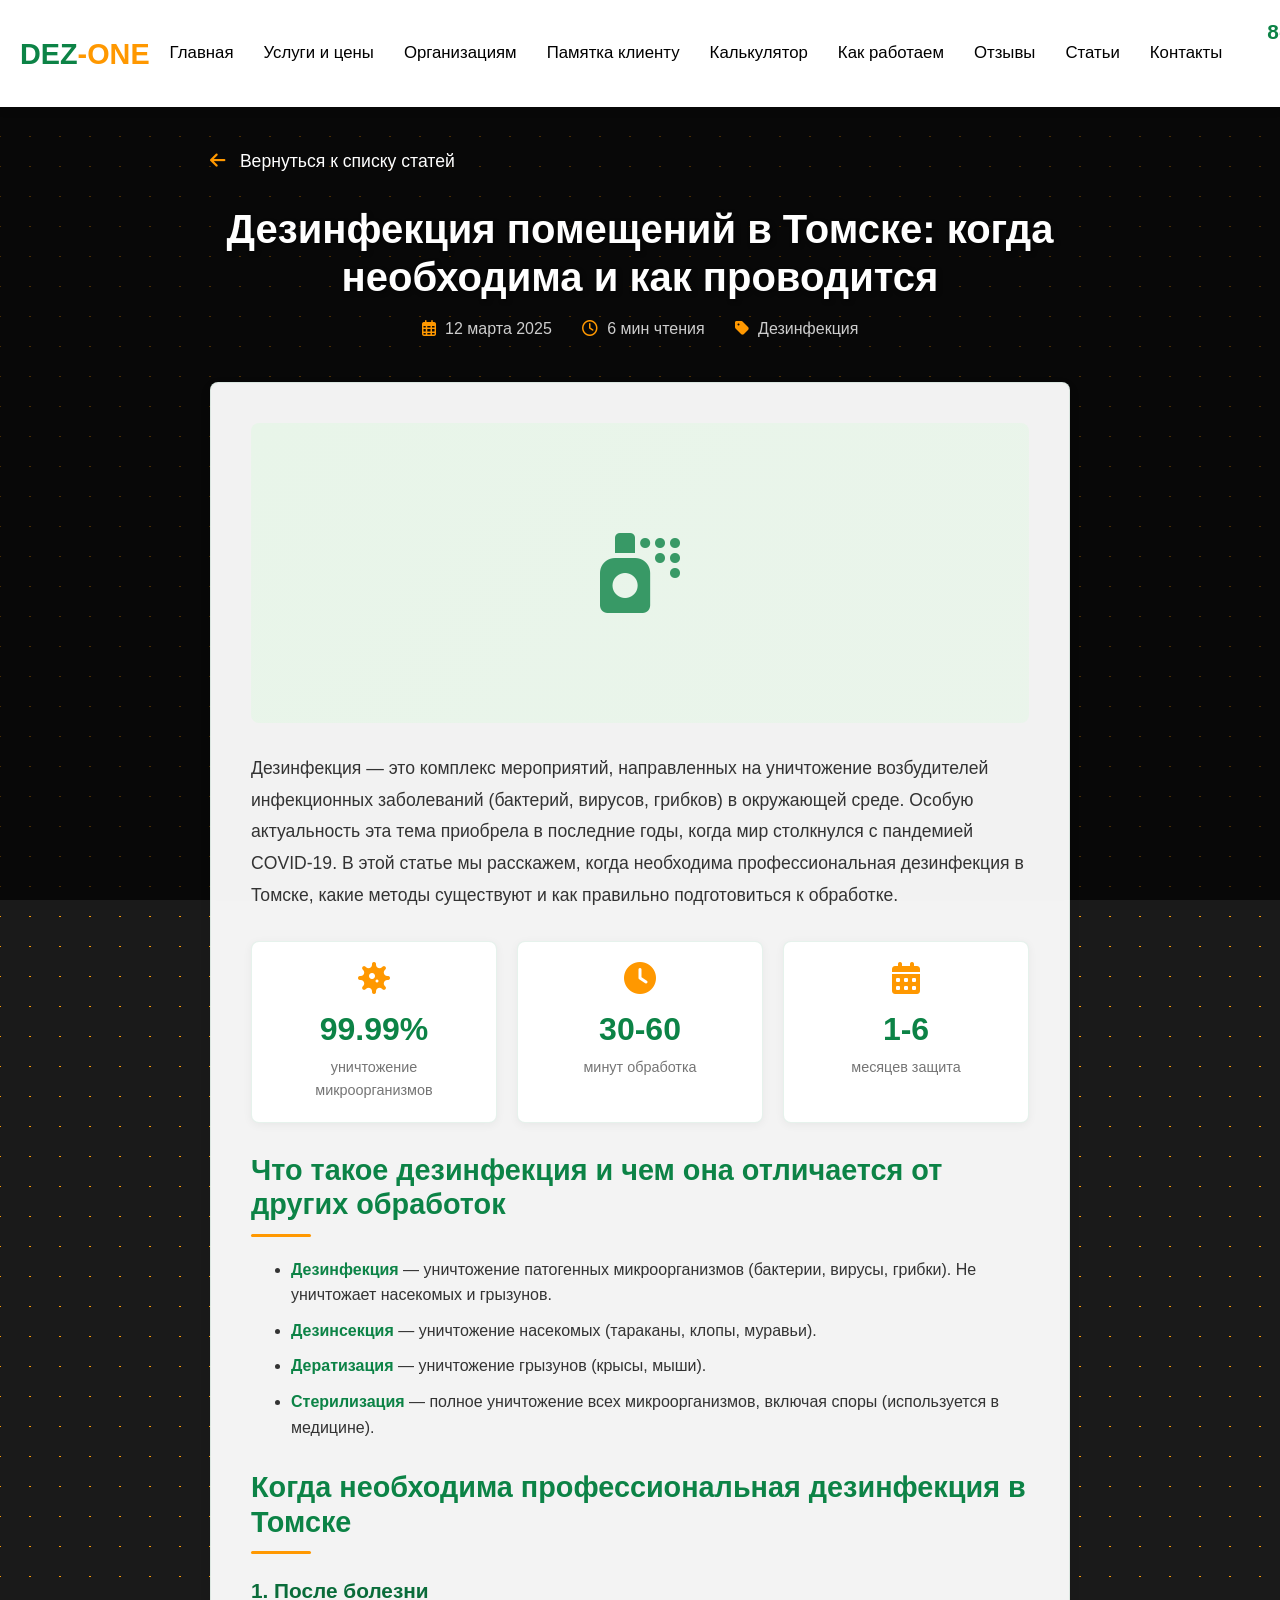
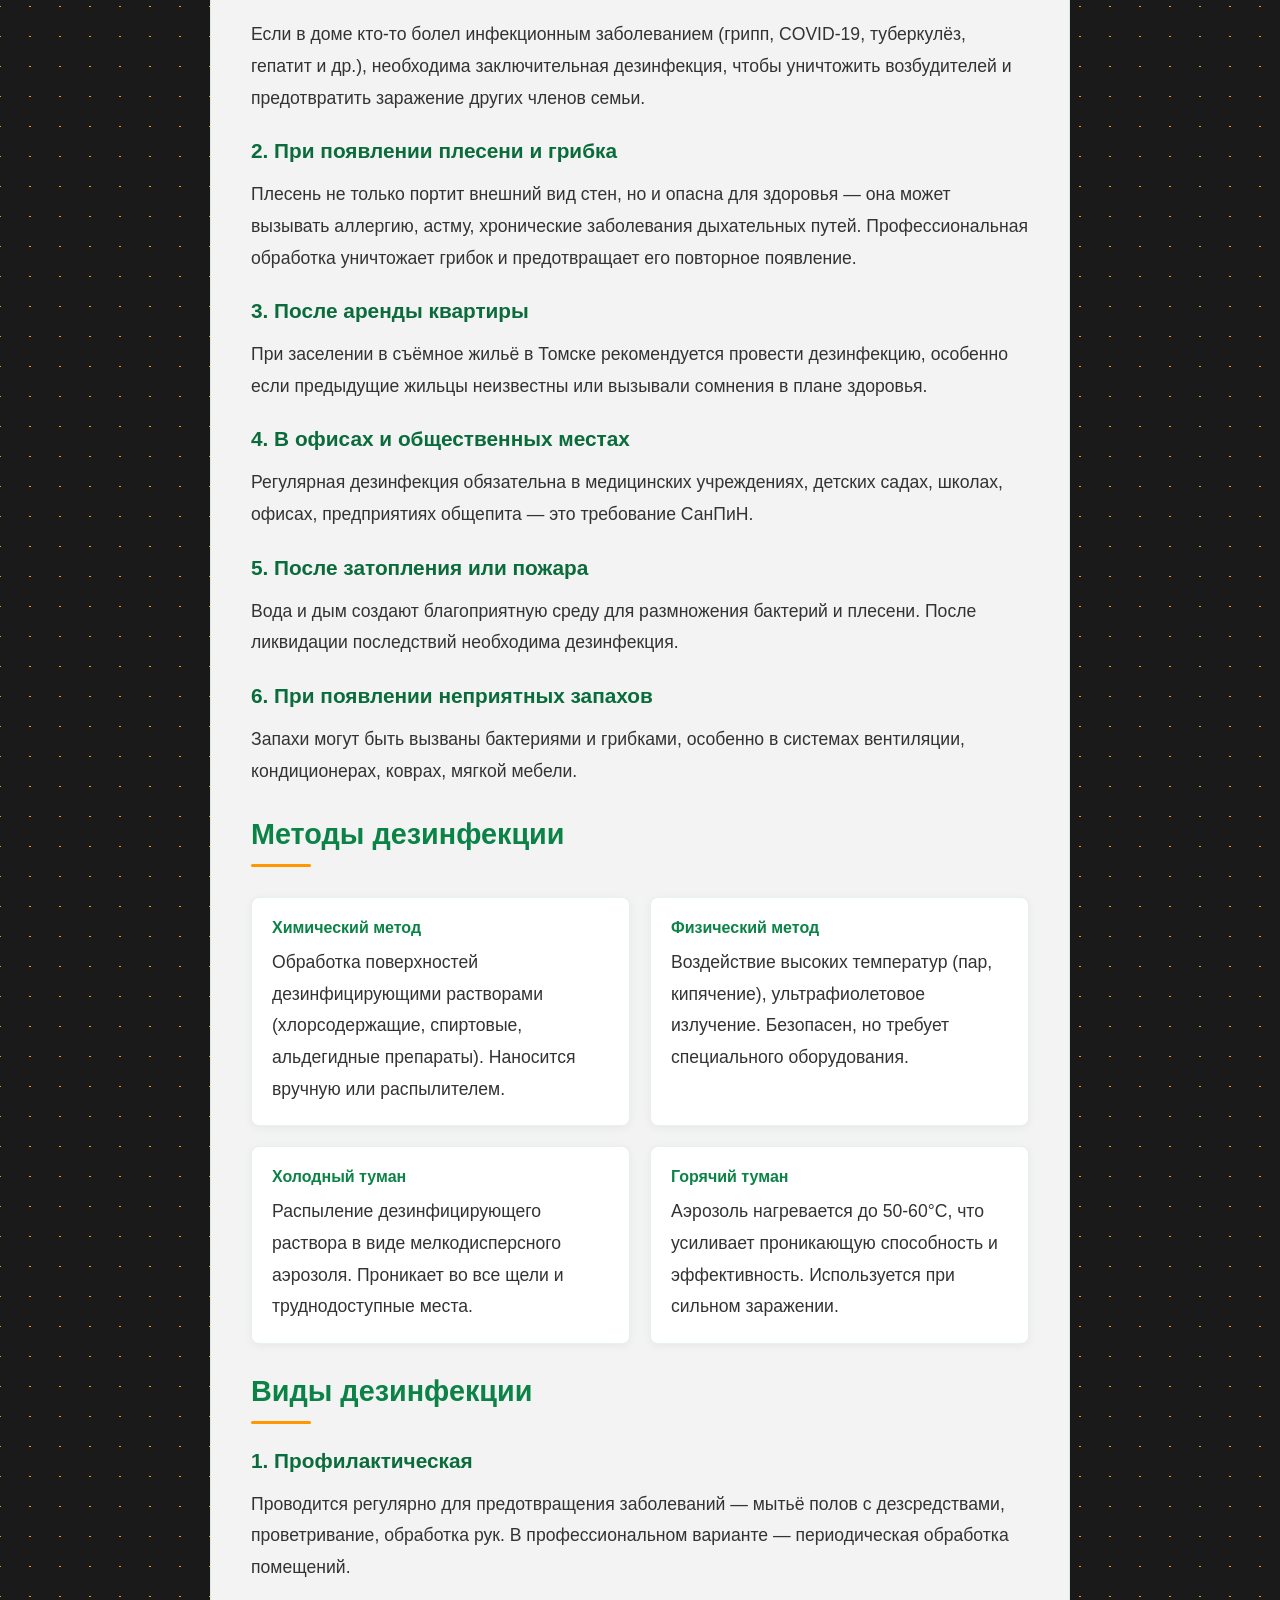
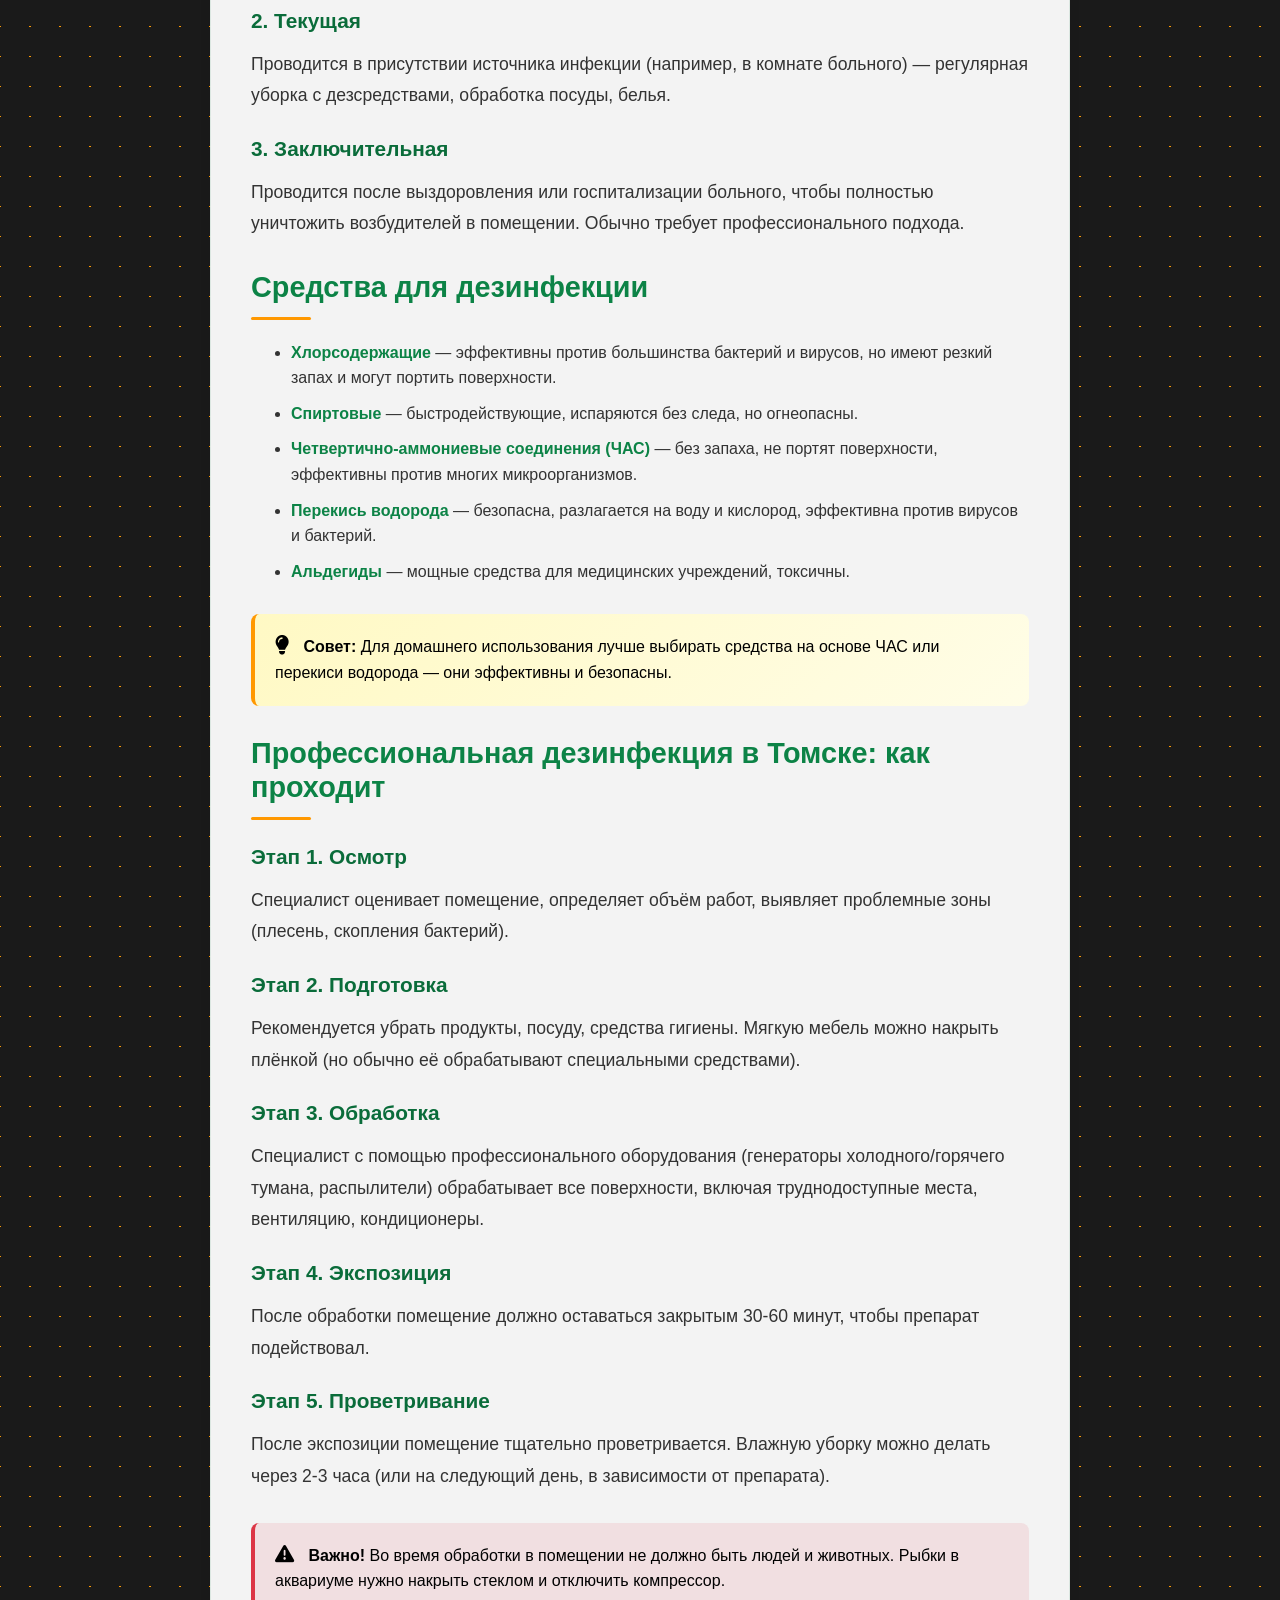
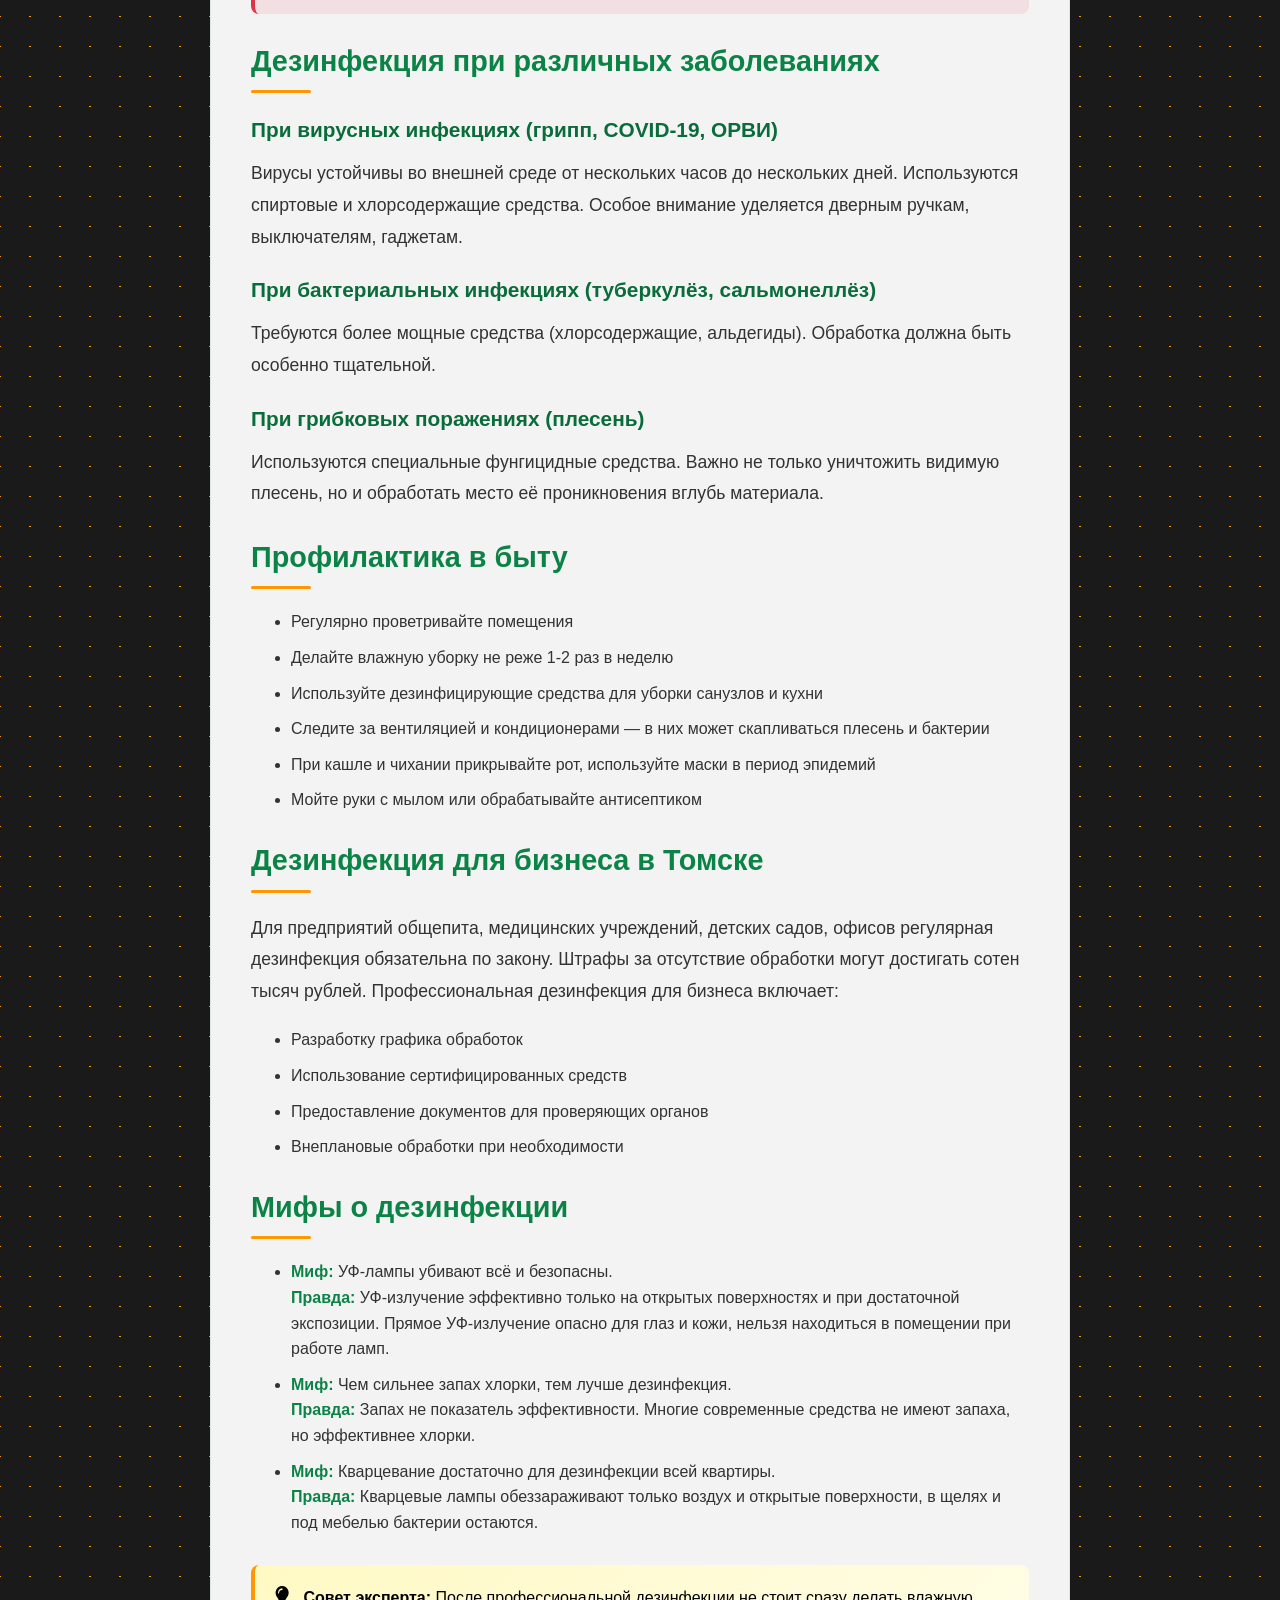
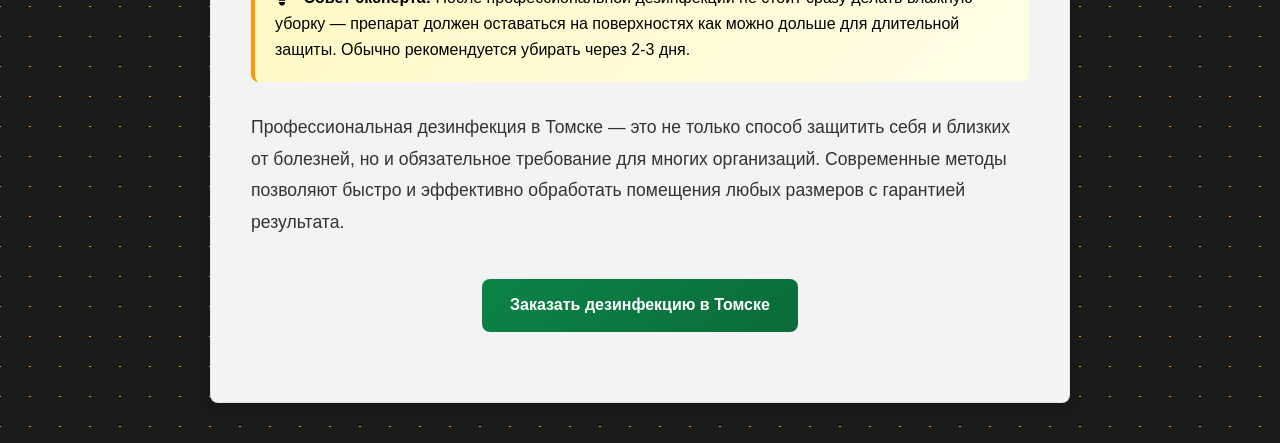
<file: article-disinfection.html>
<!DOCTYPE html>
<html lang="ru">
<head>

    
<!-- Yandex.Metrika counter -->
<script type="text/javascript">
    (function(m,e,t,r,i,k,a){
        m[i]=m[i]||function(){(m[i].a=m[i].a||[]).push(arguments)};
        m[i].l=1*new Date();
        for (var j = 0; j < document.scripts.length; j++) {if (document.scripts[j].src === r) { return; }}
        k=e.createElement(t),a=e.getElementsByTagName(t)[0],k.async=1,k.src=r,a.parentNode.insertBefore(k,a)
    })(window, document,'script','https://mc.yandex.ru/metrika/tag.js?id=108186352', 'ym');

    ym(108186352, 'init', {ssr:true, webvisor:true, clickmap:true, ecommerce:"dataLayer", referrer: document.referrer, url: location.href, accurateTrackBounce:true, trackLinks:true});
</script>
<noscript><div><img src="https://mc.yandex.ru/watch/108186352" style="position:absolute; left:-9999px;" alt="" /></div></noscript>
<!-- /Yandex.Metrika counter -->



    <meta charset="UTF-8">
    <meta http-equiv="Content-Security-Policy" content="default-src 'self'; script-src 'self' 'unsafe-inline' https://mc.yandex.ru https://cdnjs.cloudflare.com; style-src 'self' 'unsafe-inline' https://fonts.googleapis.com https://cdnjs.cloudflare.com; font-src 'self' https://fonts.gstatic.com https://cdnjs.cloudflare.com data:; img-src 'self' data: https: ; connect-src 'self' https://api.jsonbin.io https://mc.yandex.ru wss://mc.yandex.ru https://*.workers.dev; frame-src https://mc.yandex.ru; object-src 'none'; base-uri 'self'; form-action 'self';">
    <meta name="referrer" content="strict-origin-when-cross-origin">
    <meta http-equiv="X-Content-Type-Options" content="nosniff">
    <meta http-equiv="Permissions-Policy" content="geolocation=(), microphone=(), camera=()">
    <meta name="viewport" content="width=device-width, initial-scale=1.0, maximum-scale=1.0, user-scalable=yes">
    <meta http-equiv="X-UA-Compatible" content="IE=edge">
    <title>Дезинфекция помещений в Томске: когда необходима и как проводится | DEZ-ONE</title>
    <meta name="description" content="Профессиональная дезинфекция в Томске защищает от вирусов, бактерий и грибков. Узнайте о методах, препаратах и случаях, когда дезинфекция необходима.">
    
    <!-- Favicon -->
    <link rel="icon" type="image/x-icon" href="/favicon.ico">
    <link rel="icon" type="image/png" sizes="32x32" href="/favicon-32x32.png">
    <link rel="icon" type="image/png" sizes="16x16" href="/favicon-16x16.png">
    <link rel="apple-touch-icon" sizes="180x180" href="/apple-touch-icon.png">
    <link rel="shortcut icon" href="/favicon.ico">
    
    <link rel="stylesheet" href="../css/style.css?v=5.0">
    <link rel="stylesheet" href="../css/responsive.css?v=5.0">
    <link rel="stylesheet" href="../css/animations.css?v=5.0">
    <link rel="stylesheet" href="../css/web-background.css?v=5.0">
    <link rel="stylesheet" href="https://cdnjs.cloudflare.com/ajax/libs/font-awesome/6.4.0/css/all.min.css">
    <link rel="preconnect" href="https://fonts.googleapis.com">
    <link rel="preconnect" href="https://fonts.gstatic.com" crossorigin>
    <link href="https://fonts.googleapis.com/css2?family=Montserrat:wght@400;500;600;700;800&family=Open+Sans:wght@400;500;600&display=swap" rel="stylesheet">
    <style>
        /* Стили для страницы статьи */
        .article-page {
            background-color: #1a1a1a !important;
            background-image: linear-gradient(45deg, #ff9800 1px, transparent 1px),
                              linear-gradient(-45deg, #ff9800 1px, transparent 1px) !important;
            background-size: 30px 30px !important;
            min-height: 100vh;
            position: relative;
        }
        
        .article-page:before {
            content: '';
            position: fixed;
            top: 0;
            left: 0;
            width: 100%;
            height: 100%;
            background: rgba(0, 0, 0, 0.7);
            z-index: 0;
            pointer-events: none;
        }
        
        .article-container {
            position: relative;
            z-index: 2;
            max-width: 900px;
            margin: 0 auto;
            padding: 40px 20px;
        }
        
        .article-header {
            text-align: center;
            margin-bottom: 40px;
        }
        
        .article-header h1 {
            color: #ffffff !important;
            font-size: 2.5rem;
            margin-bottom: 15px;
            text-shadow: 2px 2px 4px rgba(0,0,0,0.5);
            line-height: 1.2;
        }
        
        .article-meta {
            color: rgba(255,255,255,0.8);
            font-size: 1rem;
            display: flex;
            justify-content: center;
            gap: 30px;
            flex-wrap: wrap;
        }
        
        .article-meta span i {
            color: #ff9800;
            margin-right: 5px;
        }
        
        .article-content {
            background: rgba(255, 255, 255, 0.95);
            backdrop-filter: blur(5px);
            border-radius: 8px;
            padding: 40px;
            box-shadow: 0 4px 12px rgba(0,0,0,0.08);
            border: 1px solid rgba(12, 131, 70, 0.1);
        }
        
        .article-image {
            width: 100%;
            height: 300px;
            background: linear-gradient(135deg, #e8f5e9 0%, rgba(232,245,233,0.8) 100%);
            border-radius: 8px;
            display: flex;
            align-items: center;
            justify-content: center;
            margin-bottom: 30px;
            position: relative;
            overflow: hidden;
        }
        
        .article-image i {
            font-size: 5rem;
            color: #0c8346;
            opacity: 0.8;
        }
        
        .article-content h2 {
            color: #0c8346;
            font-size: 1.8rem;
            margin: 30px 0 20px;
        }
        
        .article-content h2:after {
            content: '';
            display: block;
            width: 60px;
            height: 3px;
            background: #ff9800;
            margin-top: 10px;
        }
        
        .article-content h3 {
            color: #0a6c3a;
            font-size: 1.3rem;
            margin: 25px 0 15px;
        }
        
        .article-content p {
            color: #333;
            line-height: 1.8;
            margin-bottom: 20px;
            font-size: 1.1rem;
        }
        
        .article-content ul, 
        .article-content ol {
            margin: 20px 0;
            padding-left: 40px;
            color: #333;
        }
        
        .article-content li {
            margin-bottom: 10px;
            line-height: 1.6;
        }
        
        .article-content li strong {
            color: #0c8346;
        }
        
        .tip-box {
            background: linear-gradient(135deg, #FFF9C4 0%, #FFFDE7 100%);
            border-left: 4px solid #ff9800;
            padding: 20px;
            border-radius: 8px;
            margin: 30px 0;
        }
        
        .tip-box p {
            margin-bottom: 0;
        }
        
        .tip-box i {
            color: #ff9800;
            margin-right: 10px;
            font-size: 1.2rem;
        }
        
        .warning-box {
            background: rgba(220, 53, 69, 0.1);
            border-left: 4px solid #dc3545;
            padding: 20px;
            border-radius: 8px;
            margin: 30px 0;
        }
        
        .warning-box p {
            margin-bottom: 0;
        }
        
        .warning-box i {
            color: #dc3545;
            margin-right: 10px;
            font-size: 1.2rem;
        }
        
        .stats-grid {
            display: grid;
            grid-template-columns: repeat(auto-fit, minmax(200px, 1fr));
            gap: 20px;
            margin: 30px 0;
        }
        
        .stat-card {
            background: white;
            padding: 20px;
            border-radius: 8px;
            text-align: center;
            box-shadow: 0 2px 10px rgba(0,0,0,0.05);
            border: 1px solid rgba(12, 131, 70, 0.1);
        }
        
        .stat-card i {
            font-size: 2rem;
            color: #ff9800;
            margin-bottom: 10px;
        }
        
        .stat-card .stat-value {
            font-size: 2rem;
            font-weight: 700;
            color: #0c8346;
        }
        
        .stat-card .stat-label {
            color: #666;
            font-size: 0.9rem;
        }
        
        .method-grid {
            display: grid;
            grid-template-columns: repeat(auto-fit, minmax(250px, 1fr));
            gap: 20px;
            margin: 30px 0;
        }
        
        .method-card {
            background: white;
            padding: 20px;
            border-radius: 8px;
            box-shadow: 0 2px 10px rgba(0,0,0,0.05);
            border: 1px solid rgba(12, 131, 70, 0.1);
        }
        
        .method-card h4 {
            color: #0c8346;
            margin-bottom: 10px;
        }
        
        .method-card p {
            margin-bottom: 0;
        }
        
        .back-link {
            display: inline-block;
            margin-bottom: 30px;
            color: #ffffff;
            text-decoration: none;
            font-size: 1.1rem;
            transition: all 0.3s ease;
        }
        
        .back-link i {
            margin-right: 10px;
            color: #ff9800;
        }
        
        .back-link:hover {
            color: #ff9800;
            transform: translateX(-5px);
        }
        
        @media (max-width: 768px) {
            .article-header h1 {
                font-size: 2rem;
            }
            .article-content {
                padding: 25px;
            }
            .article-content h2 {
                font-size: 1.5rem;
            }
            .article-content p {
                font-size: 1rem;
            }
            .article-meta {
                flex-direction: column;
                gap: 10px;
            }
            .stats-grid {
                grid-template-columns: 1fr;
            }
            .method-grid {
                grid-template-columns: 1fr;
            }
        }
        
        @media (max-width: 480px) {
            .article-header h1 {
                font-size: 1.6rem;
            }
            .article-content {
                padding: 20px;
            }
        }

        .consent-link {
            color: #0c8346;
            text-decoration: underline;
            cursor: pointer;
            background: none;
            border: none;
            padding: 0;
            font-size: inherit;
            font-family: inherit;
        }
        .consent-link:hover {
            color: #0a6c3a;
        }

        .tip-box,
        .tip-box *,
        .tip-box p,
        .tip-box strong,
        .tip-box i {
            color: #000000 !important;
        }
        
        .warning-box,
        .warning-box *,
        .warning-box p,
        .warning-box strong,
        .warning-box i {
            color: #000000 !important;
        }
    </style>
</head>
<body>

    <!-- ПРИНУДИТЕЛЬНЫЕ СТИЛИ ДЛЯ МОДАЛЬНЫХ ОКОН -->
    <style>
        #orderModal .modal__content,
        #consultModal .modal__content {
            background: linear-gradient(135deg, #1a1a1a 0%, #2a2a2a 100%) !important;
        }
        
        #orderModal *:not(button):not(.btn),
        #consultModal *:not(button):not(.btn) {
            color: #ffffff !important;
        }
        
        #orderModal input,
        #consultModal input,
        #orderModal textarea,
        #consultModal textarea {
            background-color: #333333 !important;
            color: #ffffff !important;
            border-color: #555555 !important;
        }
        
        #orderModal input::placeholder,
        #consultModal input::placeholder,
        #orderModal textarea::placeholder,
        #consultModal textarea::placeholder {
            color: #aaaaaa !important;
        }
        
        #orderModal .checkbox-text,
        #consultModal .checkbox-text {
            color: #ffffff !important;
        }
    </style>

    <!-- Анимированный фон с паутинкой -->
    <div class="web-background">
        <div class="web-line web-1"></div>
        <div class="web-line web-2"></div>
        <div class="web-line web-3"></div>
        <div class="web-line web-4"></div>
        <div class="web-line web-5"></div>
        <div class="web-line web-6"></div>
        <div class="web-line web-7"></div>
        <div class="web-line web-8"></div>
        <div class="web-line web-9"></div>
        <div class="web-line web-10"></div>
        <div class="web-grid"></div>
        <div class="spider spider-1"></div>
        <div class="spider spider-2"></div>
        <div class="spider spider-3"></div>
        <div class="spider spider-4"></div>
        <div class="spider spider-5"></div>
        <div class="web-drop drop-1"></div>
        <div class="web-drop drop-2"></div>
        <div class="web-drop drop-3"></div>
        <div class="web-drop drop-4"></div>
        <div class="web-drop drop-5"></div>
    </div>

    <!-- Анимированный фон сайта -->
    <div class="site-background">
        <div class="bg-particle p1"></div>
        <div class="bg-particle p2"></div>
        <div class="bg-particle p3"></div>
        <div class="bg-particle p4"></div>
        <div class="bg-particle p5"></div>
        <div class="bg-particle p6"></div>
        <div class="bg-particle p7"></div>
        <div class="bg-particle p8"></div>
        <div class="bg-particle p9"></div>
        <div class="bg-particle p10"></div>
        <div class="bg-shine"></div>
    </div>

    <!-- Шапка сайта -->
    <header class="header">
        <div class="container header__container">
            <a href="../index.html" class="logo">
                <span class="logo__primary">DEZ</span><span class="logo__secondary">-ONE</span>
            </a>
            <button class="nav__toggle" aria-label="Открыть меню">
                <span></span>
                <span></span>
                <span></span>
            </button>
            <nav class="nav">
                <ul class="nav__list">
                    <li><a href="../index.html">Главная</a></li>
                    <li><a href="../services.html">Услуги и цены</a></li>
                    <li><a href="../organizations.html">Организациям</a></li>
                    <li><a href="../client-memo.html">Памятка клиенту</a></li>
                    <li><a href="../calculator.html">Калькулятор</a></li>
                    <li><a href="../index.html#process">Как работаем</a></li>
                    <li><a href="../index.html#reviews">Отзывы</a></li>
                    <li><a href="../blog.html" class="active">Статьи</a></li>
                    <li><a href="../index.html#contacts">Контакты</a></li>
                </ul>
            </nav>
            <div class="header__contacts">
                <a href="tel:+79138600660" class="phone" data-dez-phone="phone">8-913-860-06-60</a>
                <p class="work-hours" data-dez-work-hours="work-hours">Круглосуточно</p>
            </div>
        </div>
    </header>

    <main class="article-page">
        <div class="article-container">
            <a href="../blog.html" class="back-link"><i class="fas fa-arrow-left"></i> Вернуться к списку статей</a>
            
            <div class="article-header">
                <h1>Дезинфекция помещений в Томске: когда необходима и как проводится</h1>
                <div class="article-meta">
                    <span><i class="far fa-calendar-alt"></i> 12 марта 2025</span>
                    <span><i class="far fa-clock"></i> 6 мин чтения</span>
                    <span><i class="fas fa-tag"></i> Дезинфекция</span>
                </div>
            </div>
            
            <div class="article-content">
                <div class="article-image">
                    <i class="fas fa-spray-can"></i>
                </div>
                
                <p>Дезинфекция — это комплекс мероприятий, направленных на уничтожение возбудителей инфекционных заболеваний (бактерий, вирусов, грибков) в окружающей среде. Особую актуальность эта тема приобрела в последние годы, когда мир столкнулся с пандемией COVID-19. В этой статье мы расскажем, когда необходима профессиональная дезинфекция в Томске, какие методы существуют и как правильно подготовиться к обработке.</p>
                
                <div class="stats-grid">
                    <div class="stat-card">
                        <i class="fas fa-virus"></i>
                        <div class="stat-value">99.99%</div>
                        <div class="stat-label">уничтожение микроорганизмов</div>
                    </div>
                    <div class="stat-card">
                        <i class="fas fa-clock"></i>
                        <div class="stat-value">30-60</div>
                        <div class="stat-label">минут обработка</div>
                    </div>
                    <div class="stat-card">
                        <i class="fas fa-calendar-alt"></i>
                        <div class="stat-value">1-6</div>
                        <div class="stat-label">месяцев защита</div>
                    </div>
                </div>
                
                <h2>Что такое дезинфекция и чем она отличается от других обработок</h2>
                <ul>
                    <li><strong>Дезинфекция</strong> — уничтожение патогенных микроорганизмов (бактерии, вирусы, грибки). Не уничтожает насекомых и грызунов.</li>
                    <li><strong>Дезинсекция</strong> — уничтожение насекомых (тараканы, клопы, муравьи).</li>
                    <li><strong>Дератизация</strong> — уничтожение грызунов (крысы, мыши).</li>
                    <li><strong>Стерилизация</strong> — полное уничтожение всех микроорганизмов, включая споры (используется в медицине).</li>
                </ul>
                
                <h2>Когда необходима профессиональная дезинфекция в Томске</h2>
                
                <h3>1. После болезни</h3>
                <p>Если в доме кто-то болел инфекционным заболеванием (грипп, COVID-19, туберкулёз, гепатит и др.), необходима заключительная дезинфекция, чтобы уничтожить возбудителей и предотвратить заражение других членов семьи.</p>
                
                <h3>2. При появлении плесени и грибка</h3>
                <p>Плесень не только портит внешний вид стен, но и опасна для здоровья — она может вызывать аллергию, астму, хронические заболевания дыхательных путей. Профессиональная обработка уничтожает грибок и предотвращает его повторное появление.</p>
                
                <h3>3. После аренды квартиры</h3>
                <p>При заселении в съёмное жильё в Томске рекомендуется провести дезинфекцию, особенно если предыдущие жильцы неизвестны или вызывали сомнения в плане здоровья.</p>
                
                <h3>4. В офисах и общественных местах</h3>
                <p>Регулярная дезинфекция обязательна в медицинских учреждениях, детских садах, школах, офисах, предприятиях общепита — это требование СанПиН.</p>
                
                <h3>5. После затопления или пожара</h3>
                <p>Вода и дым создают благоприятную среду для размножения бактерий и плесени. После ликвидации последствий необходима дезинфекция.</p>
                
                <h3>6. При появлении неприятных запахов</h3>
                <p>Запахи могут быть вызваны бактериями и грибками, особенно в системах вентиляции, кондиционерах, коврах, мягкой мебели.</p>
                
                <h2>Методы дезинфекции</h2>
                
                <div class="method-grid">
                    <div class="method-card">
                        <h4>Химический метод</h4>
                        <p>Обработка поверхностей дезинфицирующими растворами (хлорсодержащие, спиртовые, альдегидные препараты). Наносится вручную или распылителем.</p>
                    </div>
                    <div class="method-card">
                        <h4>Физический метод</h4>
                        <p>Воздействие высоких температур (пар, кипячение), ультрафиолетовое излучение. Безопасен, но требует специального оборудования.</p>
                    </div>
                    <div class="method-card">
                        <h4>Холодный туман</h4>
                        <p>Распыление дезинфицирующего раствора в виде мелкодисперсного аэрозоля. Проникает во все щели и труднодоступные места.</p>
                    </div>
                    <div class="method-card">
                        <h4>Горячий туман</h4>
                        <p>Аэрозоль нагревается до 50-60°C, что усиливает проникающую способность и эффективность. Используется при сильном заражении.</p>
                    </div>
                </div>
                
                <h2>Виды дезинфекции</h2>
                
                <h3>1. Профилактическая</h3>
                <p>Проводится регулярно для предотвращения заболеваний — мытьё полов с дезсредствами, проветривание, обработка рук. В профессиональном варианте — периодическая обработка помещений.</p>
                
                <h3>2. Текущая</h3>
                <p>Проводится в присутствии источника инфекции (например, в комнате больного) — регулярная уборка с дезсредствами, обработка посуды, белья.</p>
                
                <h3>3. Заключительная</h3>
                <p>Проводится после выздоровления или госпитализации больного, чтобы полностью уничтожить возбудителей в помещении. Обычно требует профессионального подхода.</p>
                
                <h2>Средства для дезинфекции</h2>
                <ul>
                    <li><strong>Хлорсодержащие</strong> — эффективны против большинства бактерий и вирусов, но имеют резкий запах и могут портить поверхности.</li>
                    <li><strong>Спиртовые</strong> — быстродействующие, испаряются без следа, но огнеопасны.</li>
                    <li><strong>Четвертично-аммониевые соединения (ЧАС)</strong> — без запаха, не портят поверхности, эффективны против многих микроорганизмов.</li>
                    <li><strong>Перекись водорода</strong> — безопасна, разлагается на воду и кислород, эффективна против вирусов и бактерий.</li>
                    <li><strong>Альдегиды</strong> — мощные средства для медицинских учреждений, токсичны.</li>
                </ul>
                
                <div class="tip-box">
                    <i class="fas fa-lightbulb"></i> <strong>Совет:</strong> Для домашнего использования лучше выбирать средства на основе ЧАС или перекиси водорода — они эффективны и безопасны.
                </div>
                
                <h2>Профессиональная дезинфекция в Томске: как проходит</h2>
                
                <h3>Этап 1. Осмотр</h3>
                <p>Специалист оценивает помещение, определяет объём работ, выявляет проблемные зоны (плесень, скопления бактерий).</p>
                
                <h3>Этап 2. Подготовка</h3>
                <p>Рекомендуется убрать продукты, посуду, средства гигиены. Мягкую мебель можно накрыть плёнкой (но обычно её обрабатывают специальными средствами).</p>
                
                <h3>Этап 3. Обработка</h3>
                <p>Специалист с помощью профессионального оборудования (генераторы холодного/горячего тумана, распылители) обрабатывает все поверхности, включая труднодоступные места, вентиляцию, кондиционеры.</p>
                
                <h3>Этап 4. Экспозиция</h3>
                <p>После обработки помещение должно оставаться закрытым 30-60 минут, чтобы препарат подействовал.</p>
                
                <h3>Этап 5. Проветривание</h3>
                <p>После экспозиции помещение тщательно проветривается. Влажную уборку можно делать через 2-3 часа (или на следующий день, в зависимости от препарата).</p>
                
                <div class="warning-box">
                    <i class="fas fa-exclamation-triangle"></i> <strong>Важно!</strong> Во время обработки в помещении не должно быть людей и животных. Рыбки в аквариуме нужно накрыть стеклом и отключить компрессор.
                </div>
                
                <h2>Дезинфекция при различных заболеваниях</h2>
                
                <h3>При вирусных инфекциях (грипп, COVID-19, ОРВИ)</h3>
                <p>Вирусы устойчивы во внешней среде от нескольких часов до нескольких дней. Используются спиртовые и хлорсодержащие средства. Особое внимание уделяется дверным ручкам, выключателям, гаджетам.</p>
                
                <h3>При бактериальных инфекциях (туберкулёз, сальмонеллёз)</h3>
                <p>Требуются более мощные средства (хлорсодержащие, альдегиды). Обработка должна быть особенно тщательной.</p>
                
                <h3>При грибковых поражениях (плесень)</h3>
                <p>Используются специальные фунгицидные средства. Важно не только уничтожить видимую плесень, но и обработать место её проникновения вглубь материала.</p>
                
                <h2>Профилактика в быту</h2>
                <ul>
                    <li>Регулярно проветривайте помещения</li>
                    <li>Делайте влажную уборку не реже 1-2 раз в неделю</li>
                    <li>Используйте дезинфицирующие средства для уборки санузлов и кухни</li>
                    <li>Следите за вентиляцией и кондиционерами — в них может скапливаться плесень и бактерии</li>
                    <li>При кашле и чихании прикрывайте рот, используйте маски в период эпидемий</li>
                    <li>Мойте руки с мылом или обрабатывайте антисептиком</li>
                </ul>
                
                <h2>Дезинфекция для бизнеса в Томске</h2>
                <p>Для предприятий общепита, медицинских учреждений, детских садов, офисов регулярная дезинфекция обязательна по закону. Штрафы за отсутствие обработки могут достигать сотен тысяч рублей. Профессиональная дезинфекция для бизнеса включает:</p>
                <ul>
                    <li>Разработку графика обработок</li>
                    <li>Использование сертифицированных средств</li>
                    <li>Предоставление документов для проверяющих органов</li>
                    <li>Внеплановые обработки при необходимости</li>
                </ul>
                
                <h2>Мифы о дезинфекции</h2>
                <ul>
                    <li><strong>Миф:</strong> УФ-лампы убивают всё и безопасны.<br>
                    <strong>Правда:</strong> УФ-излучение эффективно только на открытых поверхностях и при достаточной экспозиции. Прямое УФ-излучение опасно для глаз и кожи, нельзя находиться в помещении при работе ламп.</li>
                    <li><strong>Миф:</strong> Чем сильнее запах хлорки, тем лучше дезинфекция.<br>
                    <strong>Правда:</strong> Запах не показатель эффективности. Многие современные средства не имеют запаха, но эффективнее хлорки.</li>
                    <li><strong>Миф:</strong> Кварцевание достаточно для дезинфекции всей квартиры.<br>
                    <strong>Правда:</strong> Кварцевые лампы обеззараживают только воздух и открытые поверхности, в щелях и под мебелью бактерии остаются.</li>
                </ul>
                
                <div class="tip-box">
                    <i class="fas fa-lightbulb"></i> <strong>Совет эксперта:</strong> После профессиональной дезинфекции не стоит сразу делать влажную уборку — препарат должен оставаться на поверхностях как можно дольше для длительной защиты. Обычно рекомендуется убирать через 2-3 дня.
                </div>
                
                <p>Профессиональная дезинфекция в Томске — это не только способ защитить себя и близких от болезней, но и обязательное требование для многих организаций. Современные методы позволяют быстро и эффективно обработать помещения любых размеров с гарантией результата.</p>
                
                <p style="text-align: center; margin-top: 40px;">
                    <a href="../services.html" class="btn btn--primary">Заказать дезинфекцию в Томске</a>
                </p>
            </div>
        </div>
    </main>

    <!-- ФУТЕР (аналогичный предыдущим) -->
    <!-- Подключение JavaScript -->
    <script src="../js/main.js"></script>
    <script>window.DEZ_PROXY_URL = "https://dezone-leads.prokudinvladislav9.workers.dev/lead";</script>
    <script src="../js/forms.js"></script>
    <script src="../js/animations.js"></script>
    <script src="../js/web-background.js"></script>
    <script src="../js/admin-loader.js?v=2.0"></script>

    <script>
        document.addEventListener('DOMContentLoaded', function() {
            const privacyPolicyLink = document.getElementById('privacyPolicyLink');
            if (privacyPolicyLink) {
                privacyPolicyLink.addEventListener('click', function(e) {
                    e.preventDefault();
                    const privacyModal = document.getElementById('privacyPolicyModal');
                    if (privacyModal) {
                        if (window.DEZ && window.DEZ.closeAllModals) window.DEZ.closeAllModals();
                        privacyModal.classList.add('active');
                        document.body.style.overflow = 'hidden';
                    }
                });
            }

            const clientAgreementLink = document.getElementById('clientAgreementLink');
            if (clientAgreementLink) {
                clientAgreementLink.addEventListener('click', function(e) {
                    e.preventDefault();
                    const clientModal = document.getElementById('clientAgreementModal');
                    if (clientModal) {
                        if (window.DEZ && window.DEZ.closeAllModals) window.DEZ.closeAllModals();
                        clientModal.classList.add('active');
                        document.body.style.overflow = 'hidden';
                    }
                });
            }

            const userAgreementLink = document.getElementById('userAgreementLink');
            if (userAgreementLink) {
                userAgreementLink.addEventListener('click', function(e) {
                    e.preventDefault();
                    const userModal = document.getElementById('userAgreementModal');
                    if (userModal) {
                        if (window.DEZ && window.DEZ.closeAllModals) window.DEZ.closeAllModals();
                        userModal.classList.add('active');
                        document.body.style.overflow = 'hidden';
                    }
                });
            }

            const consentLinks = document.querySelectorAll('[data-modal="consent"]');
            consentLinks.forEach(link => {
                link.addEventListener('click', function(e) {
                    e.preventDefault();
                    const consentModal = document.getElementById('consentModal');
                    if (consentModal) {
                        if (window.DEZ && window.DEZ.closeAllModals) window.DEZ.closeAllModals();
                        consentModal.classList.add('active');
                        document.body.style.overflow = 'hidden';
                    }
                });
            });
        });
    </script>
    
</body>
</html>
</file>
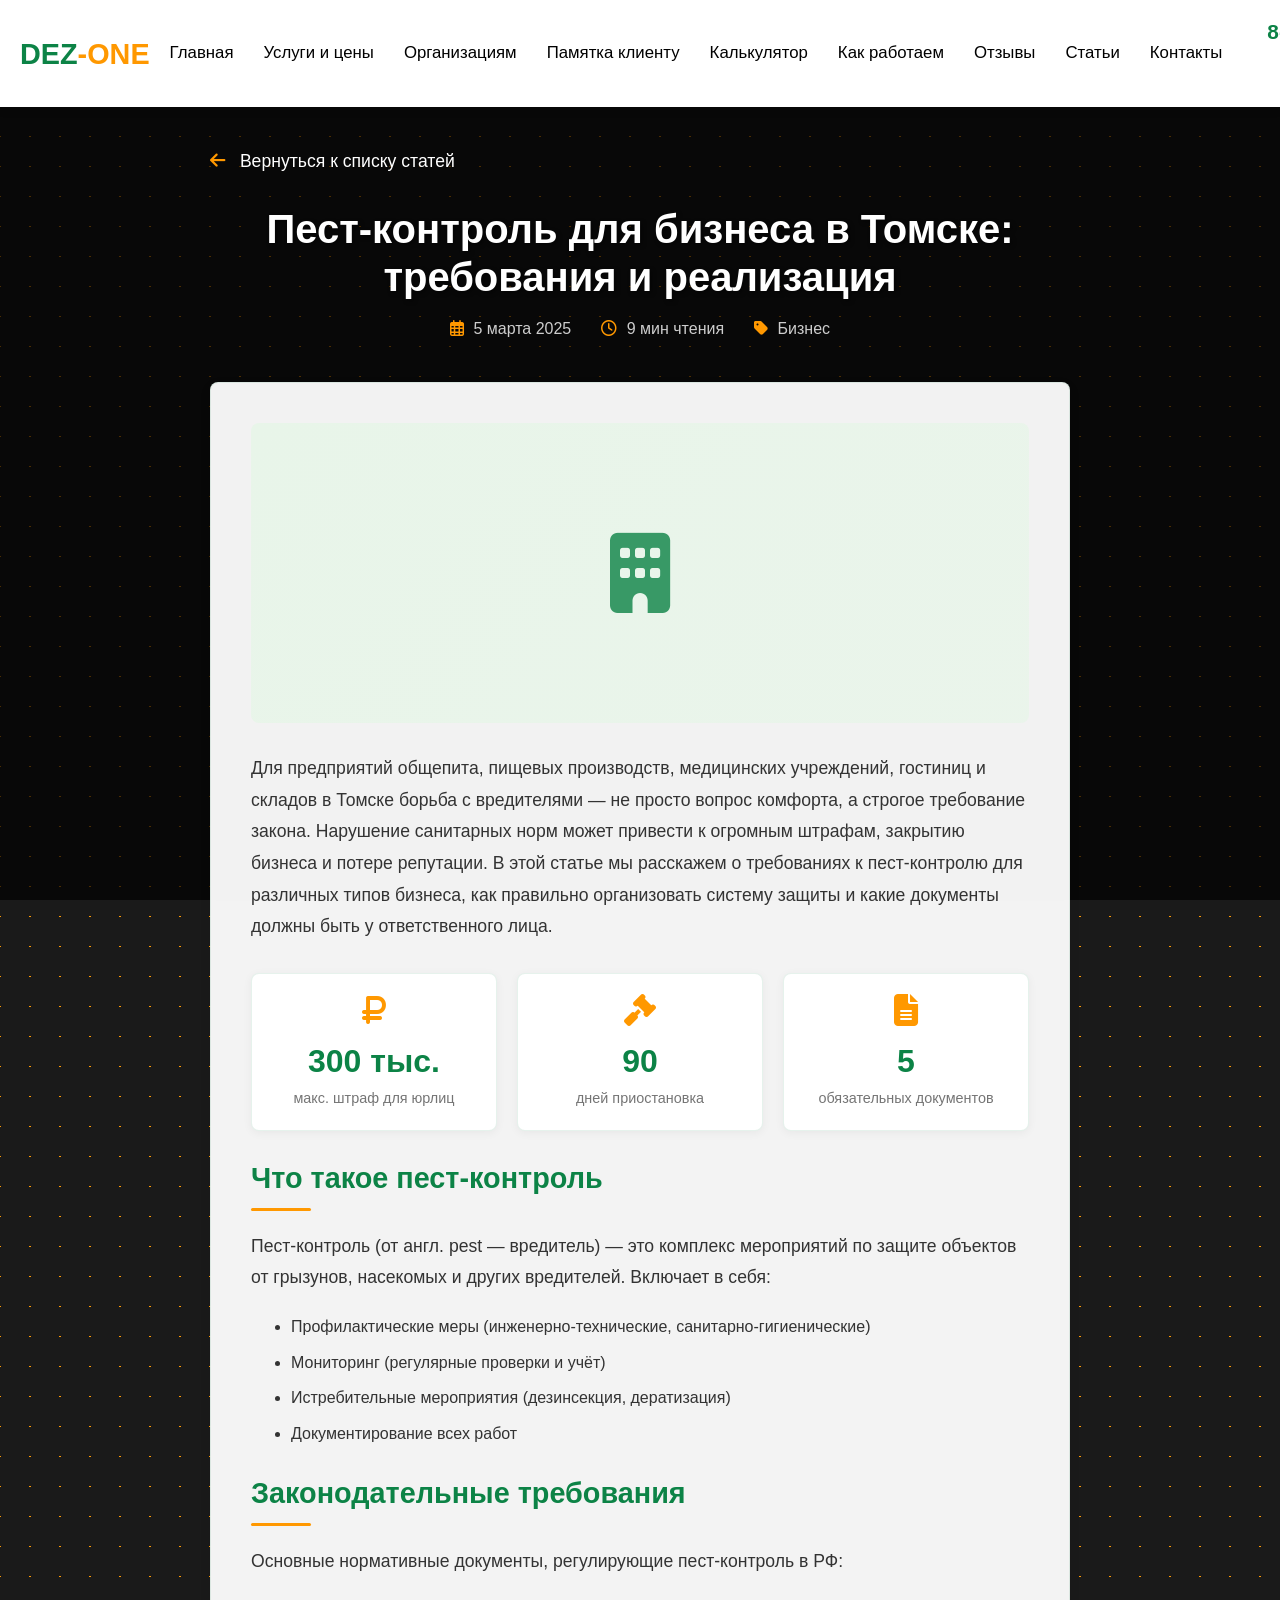
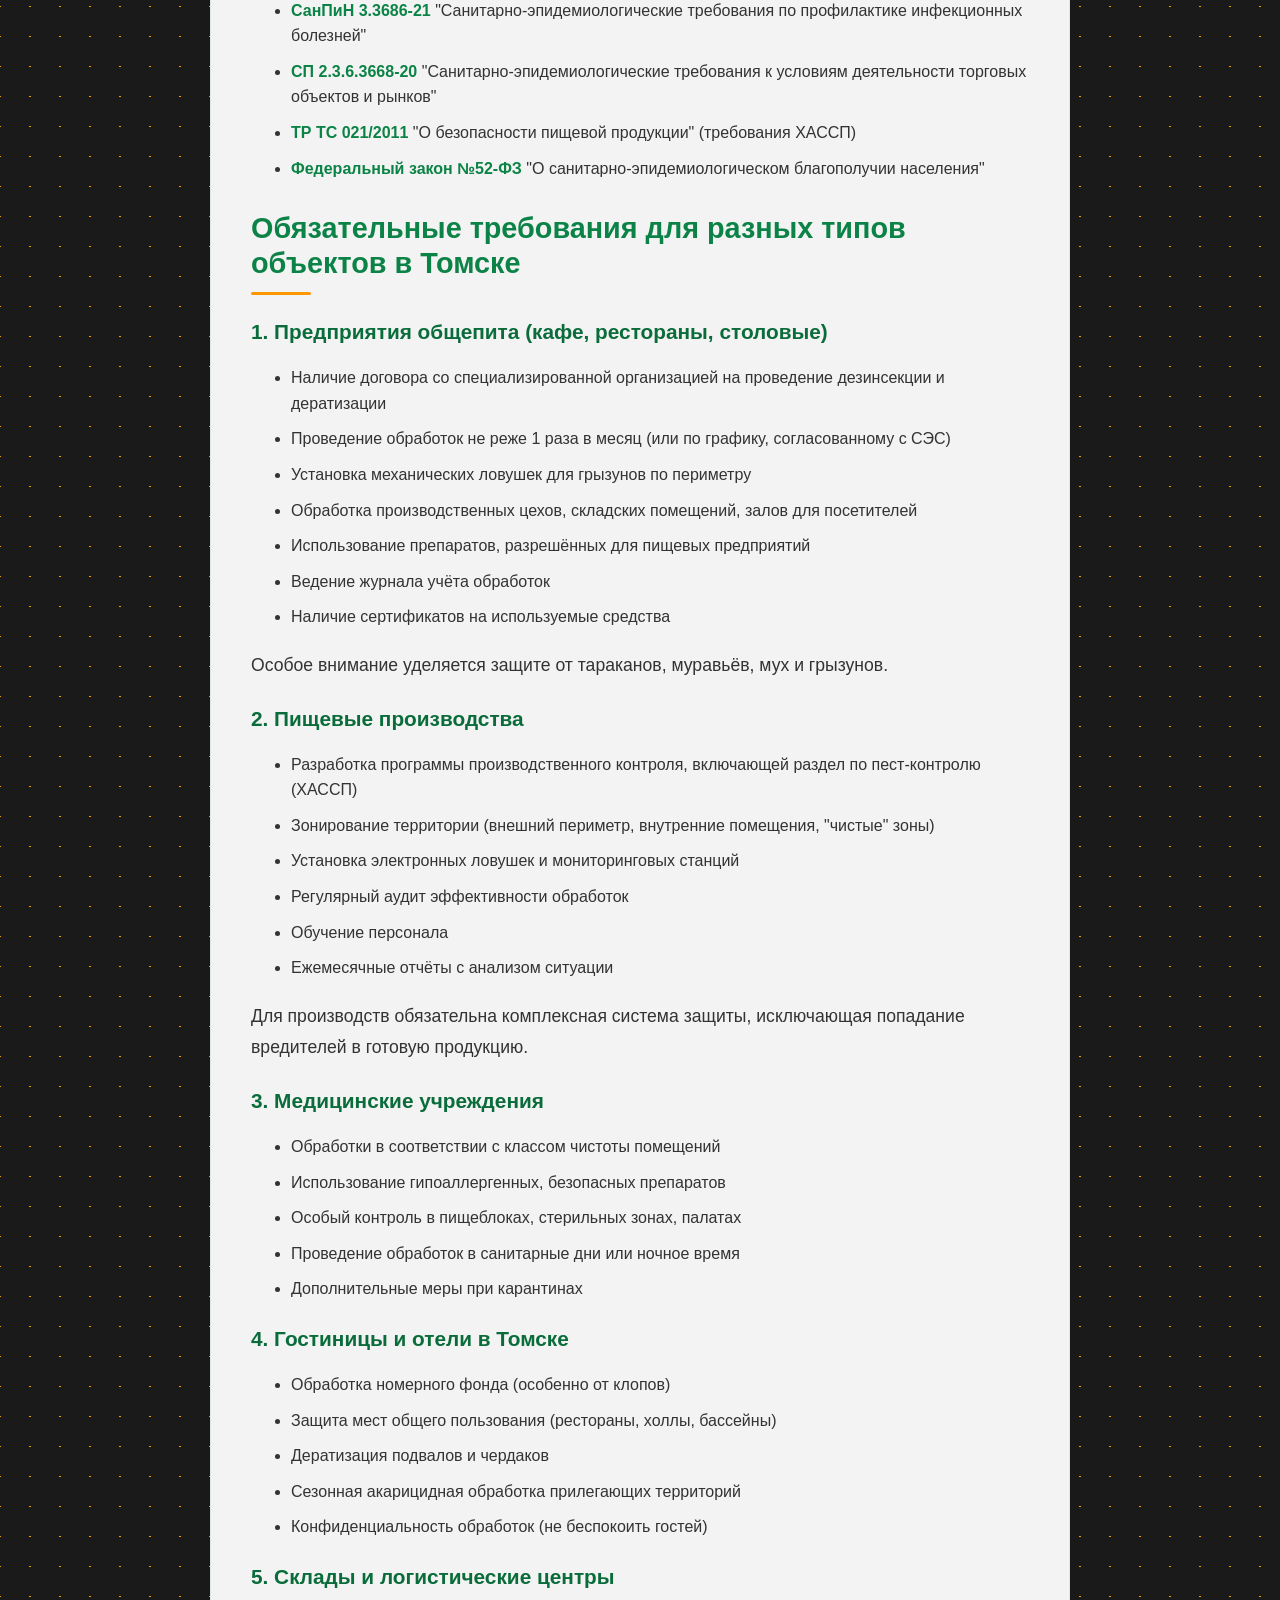
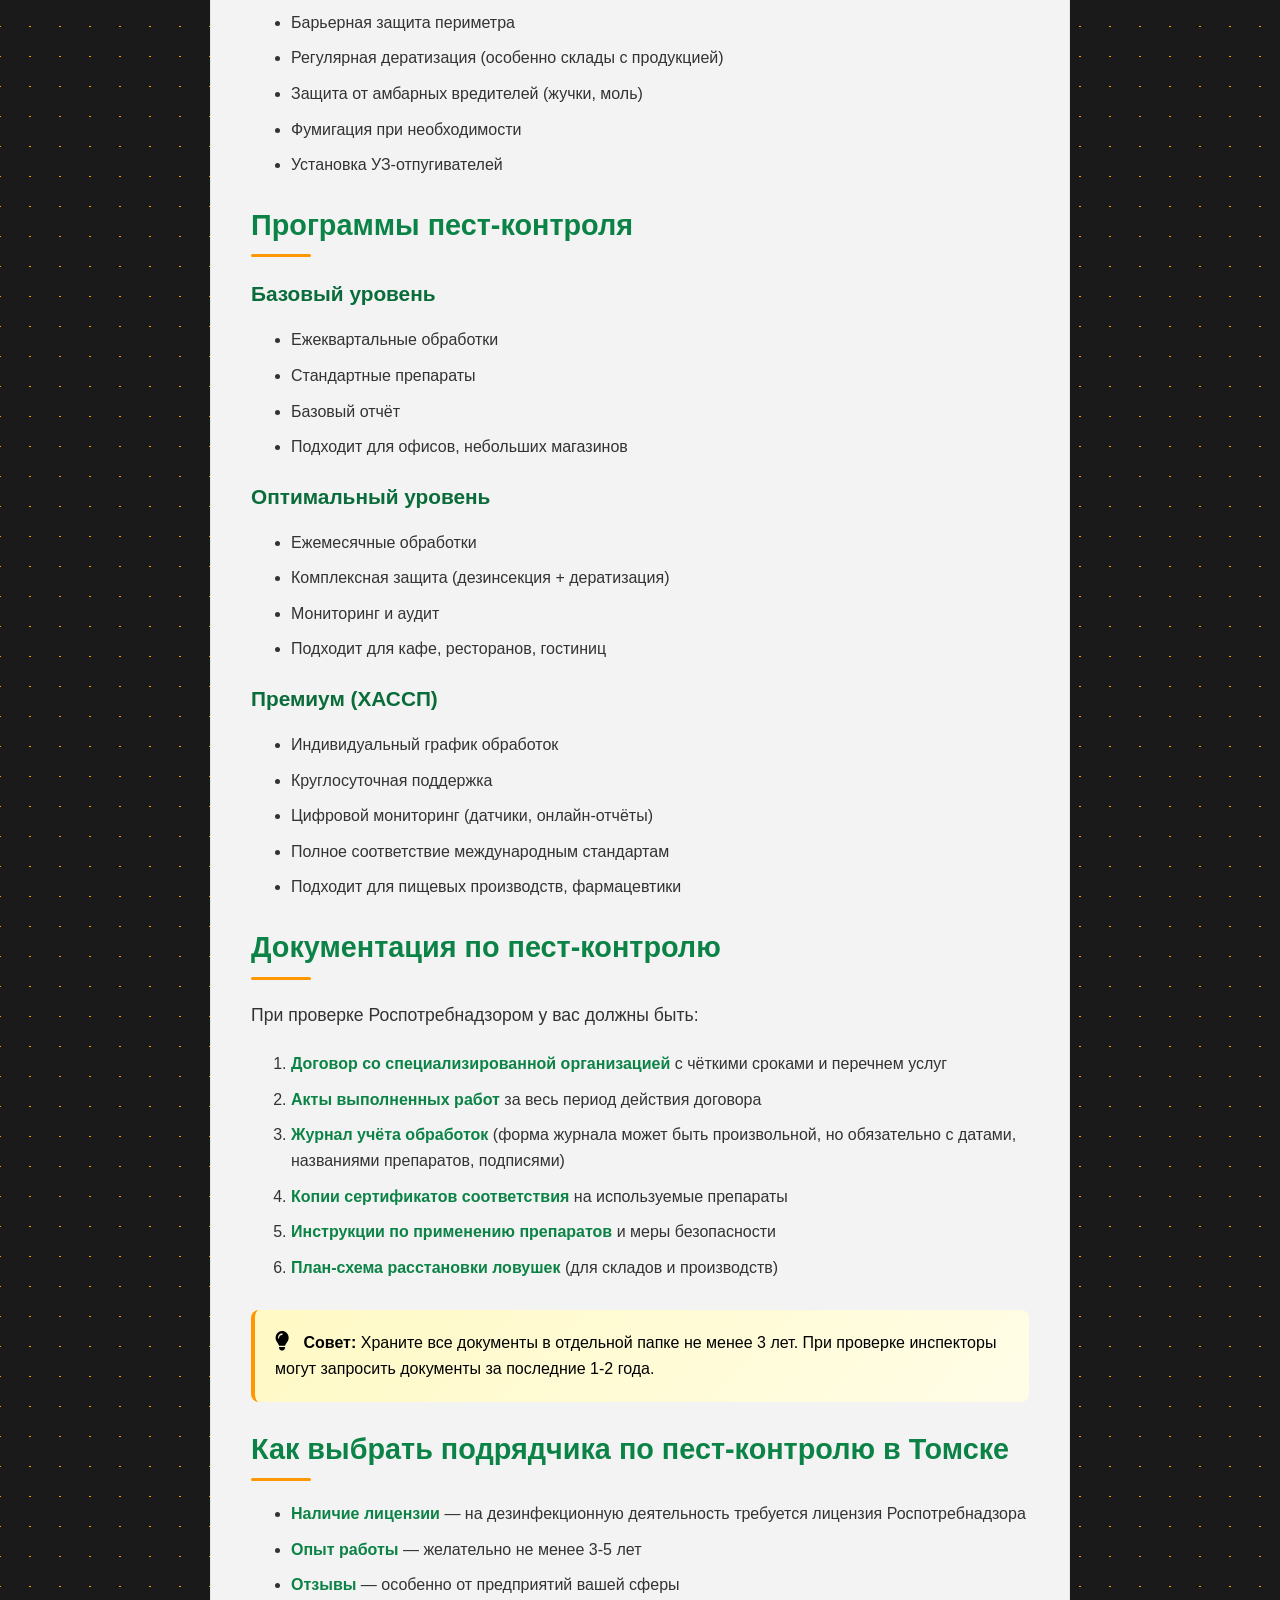
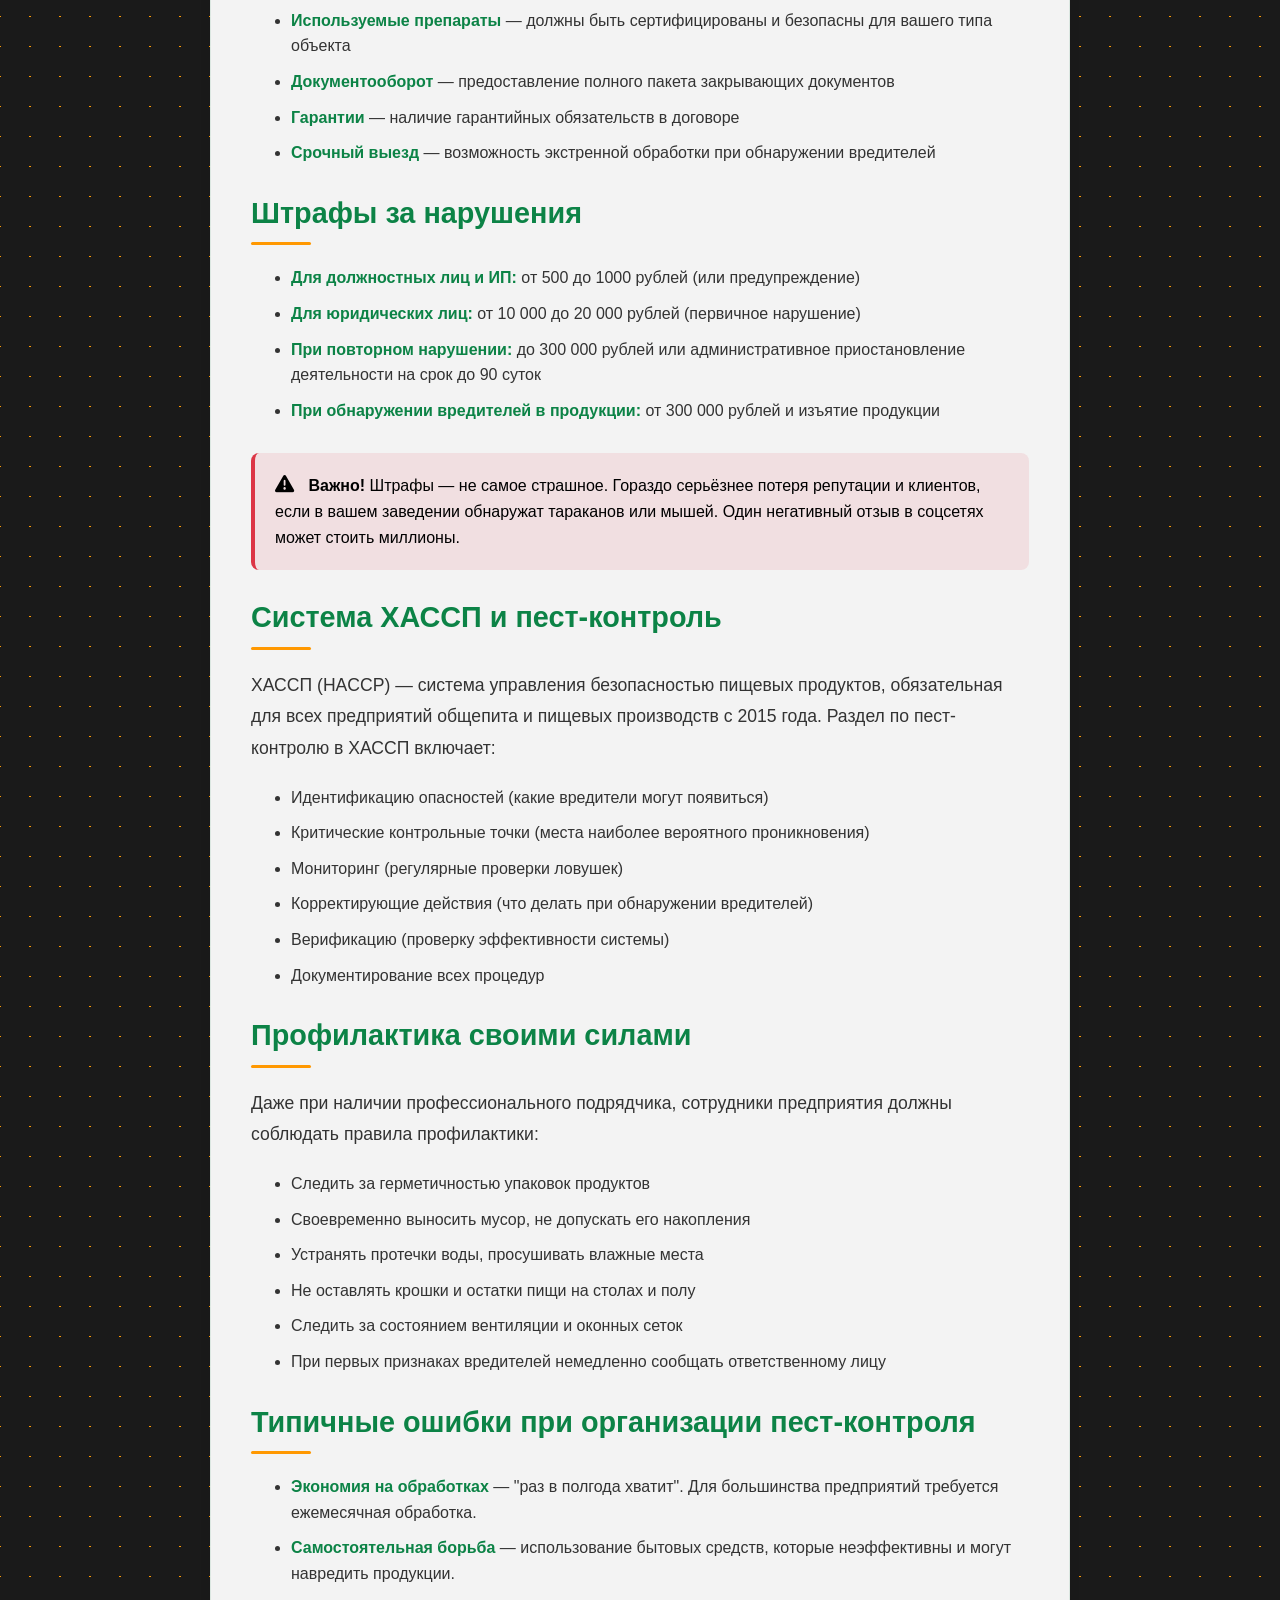
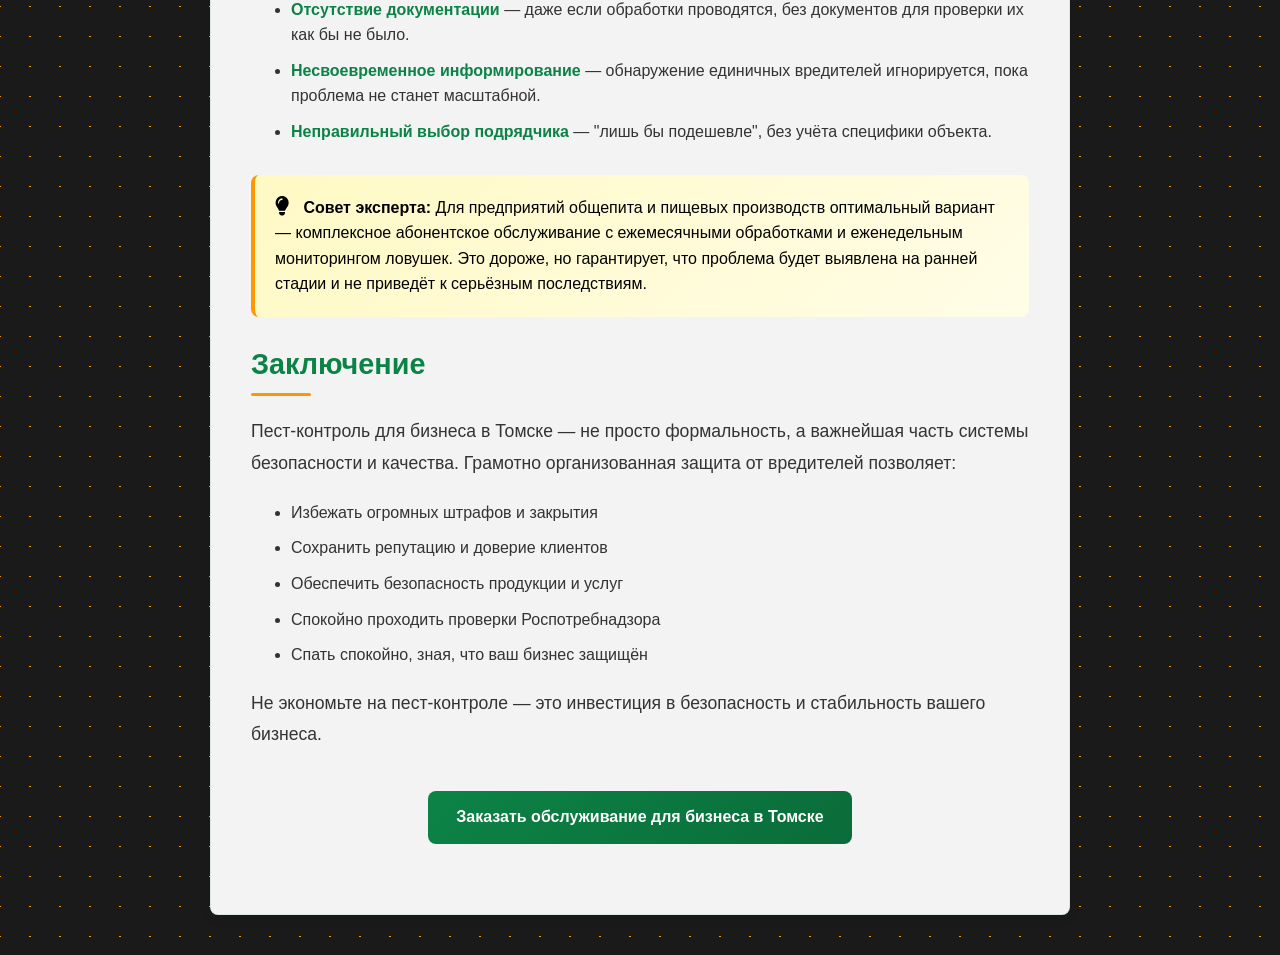
<file: article-pest-control.html>
<!DOCTYPE html>
<html lang="ru">
<head>

    
<!-- Yandex.Metrika counter -->
<script type="text/javascript">
    (function(m,e,t,r,i,k,a){
        m[i]=m[i]||function(){(m[i].a=m[i].a||[]).push(arguments)};
        m[i].l=1*new Date();
        for (var j = 0; j < document.scripts.length; j++) {if (document.scripts[j].src === r) { return; }}
        k=e.createElement(t),a=e.getElementsByTagName(t)[0],k.async=1,k.src=r,a.parentNode.insertBefore(k,a)
    })(window, document,'script','https://mc.yandex.ru/metrika/tag.js?id=108186352', 'ym');

    ym(108186352, 'init', {ssr:true, webvisor:true, clickmap:true, ecommerce:"dataLayer", referrer: document.referrer, url: location.href, accurateTrackBounce:true, trackLinks:true});
</script>
<noscript><div><img src="https://mc.yandex.ru/watch/108186352" style="position:absolute; left:-9999px;" alt="" /></div></noscript>
<!-- /Yandex.Metrika counter -->



    <meta charset="UTF-8">
    <meta http-equiv="Content-Security-Policy" content="default-src 'self'; script-src 'self' 'unsafe-inline' https://mc.yandex.ru https://cdnjs.cloudflare.com; style-src 'self' 'unsafe-inline' https://fonts.googleapis.com https://cdnjs.cloudflare.com; font-src 'self' https://fonts.gstatic.com https://cdnjs.cloudflare.com data:; img-src 'self' data: https: ; connect-src 'self' https://api.jsonbin.io https://mc.yandex.ru wss://mc.yandex.ru https://*.workers.dev; frame-src https://mc.yandex.ru; object-src 'none'; base-uri 'self'; form-action 'self';">
    <meta name="referrer" content="strict-origin-when-cross-origin">
    <meta http-equiv="X-Content-Type-Options" content="nosniff">
    <meta http-equiv="Permissions-Policy" content="geolocation=(), microphone=(), camera=()">
    <meta name="viewport" content="width=device-width, initial-scale=1.0, maximum-scale=1.0, user-scalable=yes">
    <meta http-equiv="X-UA-Compatible" content="IE=edge">
    <title>Пест-контроль для бизнеса в Томске: требования и реализация | DEZ-ONE</title>
    <meta name="description" content="Для кафе, ресторанов, отелей и производств в Томске борьба с вредителями обязательна по закону. Узнайте о требованиях и программах пест-контроля.">
    
    <!-- Favicon -->
    <link rel="icon" type="image/x-icon" href="/favicon.ico">
    <link rel="icon" type="image/png" sizes="32x32" href="/favicon-32x32.png">
    <link rel="icon" type="image/png" sizes="16x16" href="/favicon-16x16.png">
    <link rel="apple-touch-icon" sizes="180x180" href="/apple-touch-icon.png">
    <link rel="shortcut icon" href="/favicon.ico">
    
    <link rel="stylesheet" href="../css/style.css?v=5.0">
    <link rel="stylesheet" href="../css/responsive.css?v=5.0">
    <link rel="stylesheet" href="../css/animations.css?v=5.0">
    <link rel="stylesheet" href="../css/web-background.css?v=5.0">
    <link rel="stylesheet" href="https://cdnjs.cloudflare.com/ajax/libs/font-awesome/6.4.0/css/all.min.css">
    <link rel="preconnect" href="https://fonts.googleapis.com">
    <link rel="preconnect" href="https://fonts.gstatic.com" crossorigin>
    <link href="https://fonts.googleapis.com/css2?family=Montserrat:wght@400;500;600;700;800&family=Open+Sans:wght@400;500;600&display=swap" rel="stylesheet">
    <style>
        /* Стили для страницы статьи */
        .article-page {
            background-color: #1a1a1a !important;
            background-image: linear-gradient(45deg, #ff9800 1px, transparent 1px),
                              linear-gradient(-45deg, #ff9800 1px, transparent 1px) !important;
            background-size: 30px 30px !important;
            min-height: 100vh;
            position: relative;
        }
        
        .article-page:before {
            content: '';
            position: fixed;
            top: 0;
            left: 0;
            width: 100%;
            height: 100%;
            background: rgba(0, 0, 0, 0.7);
            z-index: 0;
            pointer-events: none;
        }
        
        .article-container {
            position: relative;
            z-index: 2;
            max-width: 900px;
            margin: 0 auto;
            padding: 40px 20px;
        }
        
        .article-header {
            text-align: center;
            margin-bottom: 40px;
        }
        
        .article-header h1 {
            color: #ffffff !important;
            font-size: 2.5rem;
            margin-bottom: 15px;
            text-shadow: 2px 2px 4px rgba(0,0,0,0.5);
            line-height: 1.2;
        }
        
        .article-meta {
            color: rgba(255,255,255,0.8);
            font-size: 1rem;
            display: flex;
            justify-content: center;
            gap: 30px;
            flex-wrap: wrap;
        }
        
        .article-meta span i {
            color: #ff9800;
            margin-right: 5px;
        }
        
        .article-content {
            background: rgba(255, 255, 255, 0.95);
            backdrop-filter: blur(5px);
            border-radius: 8px;
            padding: 40px;
            box-shadow: 0 4px 12px rgba(0,0,0,0.08);
            border: 1px solid rgba(12, 131, 70, 0.1);
        }
        
        .article-image {
            width: 100%;
            height: 300px;
            background: linear-gradient(135deg, #e8f5e9 0%, rgba(232,245,233,0.8) 100%);
            border-radius: 8px;
            display: flex;
            align-items: center;
            justify-content: center;
            margin-bottom: 30px;
            position: relative;
            overflow: hidden;
        }
        
        .article-image i {
            font-size: 5rem;
            color: #0c8346;
            opacity: 0.8;
        }
        
        .article-content h2 {
            color: #0c8346;
            font-size: 1.8rem;
            margin: 30px 0 20px;
        }
        
        .article-content h2:after {
            content: '';
            display: block;
            width: 60px;
            height: 3px;
            background: #ff9800;
            margin-top: 10px;
        }
        
        .article-content h3 {
            color: #0a6c3a;
            font-size: 1.3rem;
            margin: 25px 0 15px;
        }
        
        .article-content p {
            color: #333;
            line-height: 1.8;
            margin-bottom: 20px;
            font-size: 1.1rem;
        }
        
        .article-content ul, 
        .article-content ol {
            margin: 20px 0;
            padding-left: 40px;
            color: #333;
        }
        
        .article-content li {
            margin-bottom: 10px;
            line-height: 1.6;
        }
        
        .article-content li strong {
            color: #0c8346;
        }
        
        .tip-box {
            background: linear-gradient(135deg, #FFF9C4 0%, #FFFDE7 100%);
            border-left: 4px solid #ff9800;
            padding: 20px;
            border-radius: 8px;
            margin: 30px 0;
        }
        
        .tip-box p {
            margin-bottom: 0;
        }
        
        .tip-box i {
            color: #ff9800;
            margin-right: 10px;
            font-size: 1.2rem;
        }
        
        .warning-box {
            background: rgba(220, 53, 69, 0.1);
            border-left: 4px solid #dc3545;
            padding: 20px;
            border-radius: 8px;
            margin: 30px 0;
        }
        
        .warning-box p {
            margin-bottom: 0;
        }
        
        .warning-box i {
            color: #dc3545;
            margin-right: 10px;
            font-size: 1.2rem;
        }
        
        .stats-grid {
            display: grid;
            grid-template-columns: repeat(auto-fit, minmax(200px, 1fr));
            gap: 20px;
            margin: 30px 0;
        }
        
        .stat-card {
            background: white;
            padding: 20px;
            border-radius: 8px;
            text-align: center;
            box-shadow: 0 2px 10px rgba(0,0,0,0.05);
            border: 1px solid rgba(12, 131, 70, 0.1);
        }
        
        .stat-card i {
            font-size: 2rem;
            color: #ff9800;
            margin-bottom: 10px;
        }
        
        .stat-card .stat-value {
            font-size: 2rem;
            font-weight: 700;
            color: #0c8346;
        }
        
        .stat-card .stat-label {
            color: #666;
            font-size: 0.9rem;
        }
        
        .back-link {
            display: inline-block;
            margin-bottom: 30px;
            color: #ffffff;
            text-decoration: none;
            font-size: 1.1rem;
            transition: all 0.3s ease;
        }
        
        .back-link i {
            margin-right: 10px;
            color: #ff9800;
        }
        
        .back-link:hover {
            color: #ff9800;
            transform: translateX(-5px);
        }
        
        @media (max-width: 768px) {
            .article-header h1 {
                font-size: 2rem;
            }
            .article-content {
                padding: 25px;
            }
            .article-content h2 {
                font-size: 1.5rem;
            }
            .article-content p {
                font-size: 1rem;
            }
            .article-meta {
                flex-direction: column;
                gap: 10px;
            }
            .stats-grid {
                grid-template-columns: 1fr;
            }
        }
        
        @media (max-width: 480px) {
            .article-header h1 {
                font-size: 1.6rem;
            }
            .article-content {
                padding: 20px;
            }
        }

        .consent-link {
            color: #0c8346;
            text-decoration: underline;
            cursor: pointer;
            background: none;
            border: none;
            padding: 0;
            font-size: inherit;
            font-family: inherit;
        }
        .consent-link:hover {
            color: #0a6c3a;
        }

        .tip-box,
        .tip-box *,
        .tip-box p,
        .tip-box strong,
        .tip-box i {
            color: #000000 !important;
        }
        
        .warning-box,
        .warning-box *,
        .warning-box p,
        .warning-box strong,
        .warning-box i {
            color: #000000 !important;
        }
    </style>
</head>
<body>

    <!-- ПРИНУДИТЕЛЬНЫЕ СТИЛИ ДЛЯ МОДАЛЬНЫХ ОКОН -->
    <style>
        #orderModal .modal__content,
        #consultModal .modal__content {
            background: linear-gradient(135deg, #1a1a1a 0%, #2a2a2a 100%) !important;
        }
        
        #orderModal *:not(button):not(.btn),
        #consultModal *:not(button):not(.btn) {
            color: #ffffff !important;
        }
        
        #orderModal input,
        #consultModal input,
        #orderModal textarea,
        #consultModal textarea {
            background-color: #333333 !important;
            color: #ffffff !important;
            border-color: #555555 !important;
        }
        
        #orderModal input::placeholder,
        #consultModal input::placeholder,
        #orderModal textarea::placeholder,
        #consultModal textarea::placeholder {
            color: #aaaaaa !important;
        }
        
        #orderModal .checkbox-text,
        #consultModal .checkbox-text {
            color: #ffffff !important;
        }
    </style>

    <!-- Анимированный фон с паутинкой -->
    <div class="web-background">
        <div class="web-line web-1"></div>
        <div class="web-line web-2"></div>
        <div class="web-line web-3"></div>
        <div class="web-line web-4"></div>
        <div class="web-line web-5"></div>
        <div class="web-line web-6"></div>
        <div class="web-line web-7"></div>
        <div class="web-line web-8"></div>
        <div class="web-line web-9"></div>
        <div class="web-line web-10"></div>
        <div class="web-grid"></div>
        <div class="spider spider-1"></div>
        <div class="spider spider-2"></div>
        <div class="spider spider-3"></div>
        <div class="spider spider-4"></div>
        <div class="spider spider-5"></div>
        <div class="web-drop drop-1"></div>
        <div class="web-drop drop-2"></div>
        <div class="web-drop drop-3"></div>
        <div class="web-drop drop-4"></div>
        <div class="web-drop drop-5"></div>
    </div>

    <!-- Анимированный фон сайта -->
    <div class="site-background">
        <div class="bg-particle p1"></div>
        <div class="bg-particle p2"></div>
        <div class="bg-particle p3"></div>
        <div class="bg-particle p4"></div>
        <div class="bg-particle p5"></div>
        <div class="bg-particle p6"></div>
        <div class="bg-particle p7"></div>
        <div class="bg-particle p8"></div>
        <div class="bg-particle p9"></div>
        <div class="bg-particle p10"></div>
        <div class="bg-shine"></div>
    </div>

    <!-- Шапка сайта -->
    <header class="header">
        <div class="container header__container">
            <a href="../index.html" class="logo">
                <span class="logo__primary">DEZ</span><span class="logo__secondary">-ONE</span>
            </a>
            <button class="nav__toggle" aria-label="Открыть меню">
                <span></span>
                <span></span>
                <span></span>
            </button>
            <nav class="nav">
                <ul class="nav__list">
                    <li><a href="../index.html">Главная</a></li>
                    <li><a href="../services.html">Услуги и цены</a></li>
                    <li><a href="../organizations.html">Организациям</a></li>
                    <li><a href="../client-memo.html">Памятка клиенту</a></li>
                    <li><a href="../calculator.html">Калькулятор</a></li>
                    <li><a href="../index.html#process">Как работаем</a></li>
                    <li><a href="../index.html#reviews">Отзывы</a></li>
                    <li><a href="../blog.html" class="active">Статьи</a></li>
                    <li><a href="../index.html#contacts">Контакты</a></li>
                </ul>
            </nav>
            <div class="header__contacts">
                <a href="tel:+79138600660" class="phone" data-dez-phone="phone">8-913-860-06-60</a>
                <p class="work-hours" data-dez-work-hours="work-hours">Круглосуточно</p>
            </div>
        </div>
    </header>

    <main class="article-page">
        <div class="article-container">
            <a href="../blog.html" class="back-link"><i class="fas fa-arrow-left"></i> Вернуться к списку статей</a>
            
            <div class="article-header">
                <h1>Пест-контроль для бизнеса в Томске: требования и реализация</h1>
                <div class="article-meta">
                    <span><i class="far fa-calendar-alt"></i> 5 марта 2025</span>
                    <span><i class="far fa-clock"></i> 9 мин чтения</span>
                    <span><i class="fas fa-tag"></i> Бизнес</span>
                </div>
            </div>
            
            <div class="article-content">
                <div class="article-image">
                    <i class="fas fa-building"></i>
                </div>
                
                <p>Для предприятий общепита, пищевых производств, медицинских учреждений, гостиниц и складов в Томске борьба с вредителями — не просто вопрос комфорта, а строгое требование закона. Нарушение санитарных норм может привести к огромным штрафам, закрытию бизнеса и потере репутации. В этой статье мы расскажем о требованиях к пест-контролю для различных типов бизнеса, как правильно организовать систему защиты и какие документы должны быть у ответственного лица.</p>
                
                <div class="stats-grid">
                    <div class="stat-card">
                        <i class="fas fa-ruble-sign"></i>
                        <div class="stat-value">300 тыс.</div>
                        <div class="stat-label">макс. штраф для юрлиц</div>
                    </div>
                    <div class="stat-card">
                        <i class="fas fa-gavel"></i>
                        <div class="stat-value">90</div>
                        <div class="stat-label">дней приостановка</div>
                    </div>
                    <div class="stat-card">
                        <i class="fas fa-file-alt"></i>
                        <div class="stat-value">5</div>
                        <div class="stat-label">обязательных документов</div>
                    </div>
                </div>
                
                <h2>Что такое пест-контроль</h2>
                <p>Пест-контроль (от англ. pest — вредитель) — это комплекс мероприятий по защите объектов от грызунов, насекомых и других вредителей. Включает в себя:</p>
                <ul>
                    <li>Профилактические меры (инженерно-технические, санитарно-гигиенические)</li>
                    <li>Мониторинг (регулярные проверки и учёт)</li>
                    <li>Истребительные мероприятия (дезинсекция, дератизация)</li>
                    <li>Документирование всех работ</li>
                </ul>
                
                <h2>Законодательные требования</h2>
                <p>Основные нормативные документы, регулирующие пест-контроль в РФ:</p>
                <ul>
                    <li><strong>СанПиН 3.3686-21</strong> "Санитарно-эпидемиологические требования по профилактике инфекционных болезней"</li>
                    <li><strong>СП 2.3.6.3668-20</strong> "Санитарно-эпидемиологические требования к условиям деятельности торговых объектов и рынков"</li>
                    <li><strong>ТР ТС 021/2011</strong> "О безопасности пищевой продукции" (требования ХАССП)</li>
                    <li><strong>Федеральный закон №52-ФЗ</strong> "О санитарно-эпидемиологическом благополучии населения"</li>
                </ul>
                
                <h2>Обязательные требования для разных типов объектов в Томске</h2>
                
                <h3>1. Предприятия общепита (кафе, рестораны, столовые)</h3>
                <ul>
                    <li>Наличие договора со специализированной организацией на проведение дезинсекции и дератизации</li>
                    <li>Проведение обработок не реже 1 раза в месяц (или по графику, согласованному с СЭС)</li>
                    <li>Установка механических ловушек для грызунов по периметру</li>
                    <li>Обработка производственных цехов, складских помещений, залов для посетителей</li>
                    <li>Использование препаратов, разрешённых для пищевых предприятий</li>
                    <li>Ведение журнала учёта обработок</li>
                    <li>Наличие сертификатов на используемые средства</li>
                </ul>
                <p>Особое внимание уделяется защите от тараканов, муравьёв, мух и грызунов.</p>
                
                <h3>2. Пищевые производства</h3>
                <ul>
                    <li>Разработка программы производственного контроля, включающей раздел по пест-контролю (ХАССП)</li>
                    <li>Зонирование территории (внешний периметр, внутренние помещения, "чистые" зоны)</li>
                    <li>Установка электронных ловушек и мониторинговых станций</li>
                    <li>Регулярный аудит эффективности обработок</li>
                    <li>Обучение персонала</li>
                    <li>Ежемесячные отчёты с анализом ситуации</li>
                </ul>
                <p>Для производств обязательна комплексная система защиты, исключающая попадание вредителей в готовую продукцию.</p>
                
                <h3>3. Медицинские учреждения</h3>
                <ul>
                    <li>Обработки в соответствии с классом чистоты помещений</li>
                    <li>Использование гипоаллергенных, безопасных препаратов</li>
                    <li>Особый контроль в пищеблоках, стерильных зонах, палатах</li>
                    <li>Проведение обработок в санитарные дни или ночное время</li>
                    <li>Дополнительные меры при карантинах</li>
                </ul>
                
                <h3>4. Гостиницы и отели в Томске</h3>
                <ul>
                    <li>Обработка номерного фонда (особенно от клопов)</li>
                    <li>Защита мест общего пользования (рестораны, холлы, бассейны)</li>
                    <li>Дератизация подвалов и чердаков</li>
                    <li>Сезонная акарицидная обработка прилегающих территорий</li>
                    <li>Конфиденциальность обработок (не беспокоить гостей)</li>
                </ul>
                
                <h3>5. Склады и логистические центры</h3>
                <ul>
                    <li>Барьерная защита периметра</li>
                    <li>Регулярная дератизация (особенно склады с продукцией)</li>
                    <li>Защита от амбарных вредителей (жучки, моль)</li>
                    <li>Фумигация при необходимости</li>
                    <li>Установка УЗ-отпугивателей</li>
                </ul>
                
                <h2>Программы пест-контроля</h2>
                
                <h3>Базовый уровень</h3>
                <ul>
                    <li>Ежеквартальные обработки</li>
                    <li>Стандартные препараты</li>
                    <li>Базовый отчёт</li>
                    <li>Подходит для офисов, небольших магазинов</li>
                </ul>
                
                <h3>Оптимальный уровень</h3>
                <ul>
                    <li>Ежемесячные обработки</li>
                    <li>Комплексная защита (дезинсекция + дератизация)</li>
                    <li>Мониторинг и аудит</li>
                    <li>Подходит для кафе, ресторанов, гостиниц</li>
                </ul>
                
                <h3>Премиум (ХАССП)</h3>
                <ul>
                    <li>Индивидуальный график обработок</li>
                    <li>Круглосуточная поддержка</li>
                    <li>Цифровой мониторинг (датчики, онлайн-отчёты)</li>
                    <li>Полное соответствие международным стандартам</li>
                    <li>Подходит для пищевых производств, фармацевтики</li>
                </ul>
                
                <h2>Документация по пест-контролю</h2>
                <p>При проверке Роспотребнадзором у вас должны быть:</p>
                <ol>
                    <li><strong>Договор со специализированной организацией</strong> с чёткими сроками и перечнем услуг</li>
                    <li><strong>Акты выполненных работ</strong> за весь период действия договора</li>
                    <li><strong>Журнал учёта обработок</strong> (форма журнала может быть произвольной, но обязательно с датами, названиями препаратов, подписями)</li>
                    <li><strong>Копии сертификатов соответствия</strong> на используемые препараты</li>
                    <li><strong>Инструкции по применению препаратов</strong> и меры безопасности</li>
                    <li><strong>План-схема расстановки ловушек</strong> (для складов и производств)</li>
                </ol>
                
                <div class="tip-box">
                    <i class="fas fa-lightbulb"></i> <strong>Совет:</strong> Храните все документы в отдельной папке не менее 3 лет. При проверке инспекторы могут запросить документы за последние 1-2 года.
                </div>
                
                <h2>Как выбрать подрядчика по пест-контролю в Томске</h2>
                <ul>
                    <li><strong>Наличие лицензии</strong> — на дезинфекционную деятельность требуется лицензия Роспотребнадзора</li>
                    <li><strong>Опыт работы</strong> — желательно не менее 3-5 лет</li>
                    <li><strong>Отзывы</strong> — особенно от предприятий вашей сферы</li>
                    <li><strong>Используемые препараты</strong> — должны быть сертифицированы и безопасны для вашего типа объекта</li>
                    <li><strong>Документооборот</strong> — предоставление полного пакета закрывающих документов</li>
                    <li><strong>Гарантии</strong> — наличие гарантийных обязательств в договоре</li>
                    <li><strong>Срочный выезд</strong> — возможность экстренной обработки при обнаружении вредителей</li>
                </ul>
                
                <h2>Штрафы за нарушения</h2>
                <ul>
                    <li><strong>Для должностных лиц и ИП:</strong> от 500 до 1000 рублей (или предупреждение)</li>
                    <li><strong>Для юридических лиц:</strong> от 10 000 до 20 000 рублей (первичное нарушение)</li>
                    <li><strong>При повторном нарушении:</strong> до 300 000 рублей или административное приостановление деятельности на срок до 90 суток</li>
                    <li><strong>При обнаружении вредителей в продукции:</strong> от 300 000 рублей и изъятие продукции</li>
                </ul>
                
                <div class="warning-box">
                    <i class="fas fa-exclamation-triangle"></i> <strong>Важно!</strong> Штрафы — не самое страшное. Гораздо серьёзнее потеря репутации и клиентов, если в вашем заведении обнаружат тараканов или мышей. Один негативный отзыв в соцсетях может стоить миллионы.
                </div>
                
                <h2>Система ХАССП и пест-контроль</h2>
                <p>ХАССП (HACCP) — система управления безопасностью пищевых продуктов, обязательная для всех предприятий общепита и пищевых производств с 2015 года. Раздел по пест-контролю в ХАССП включает:</p>
                <ul>
                    <li>Идентификацию опасностей (какие вредители могут появиться)</li>
                    <li>Критические контрольные точки (места наиболее вероятного проникновения)</li>
                    <li>Мониторинг (регулярные проверки ловушек)</li>
                    <li>Корректирующие действия (что делать при обнаружении вредителей)</li>
                    <li>Верификацию (проверку эффективности системы)</li>
                    <li>Документирование всех процедур</li>
                </ul>
                
                <h2>Профилактика своими силами</h2>
                <p>Даже при наличии профессионального подрядчика, сотрудники предприятия должны соблюдать правила профилактики:</p>
                <ul>
                    <li>Следить за герметичностью упаковок продуктов</li>
                    <li>Своевременно выносить мусор, не допускать его накопления</li>
                    <li>Устранять протечки воды, просушивать влажные места</li>
                    <li>Не оставлять крошки и остатки пищи на столах и полу</li>
                    <li>Следить за состоянием вентиляции и оконных сеток</li>
                    <li>При первых признаках вредителей немедленно сообщать ответственному лицу</li>
                </ul>
                
                <h2>Типичные ошибки при организации пест-контроля</h2>
                <ul>
                    <li><strong>Экономия на обработках</strong> — "раз в полгода хватит". Для большинства предприятий требуется ежемесячная обработка.</li>
                    <li><strong>Самостоятельная борьба</strong> — использование бытовых средств, которые неэффективны и могут навредить продукции.</li>
                    <li><strong>Отсутствие документации</strong> — даже если обработки проводятся, без документов для проверки их как бы не было.</li>
                    <li><strong>Несвоевременное информирование</strong> — обнаружение единичных вредителей игнорируется, пока проблема не станет масштабной.</li>
                    <li><strong>Неправильный выбор подрядчика</strong> — "лишь бы подешевле", без учёта специфики объекта.</li>
                </ul>
                
                <div class="tip-box">
                    <i class="fas fa-lightbulb"></i> <strong>Совет эксперта:</strong> Для предприятий общепита и пищевых производств оптимальный вариант — комплексное абонентское обслуживание с ежемесячными обработками и еженедельным мониторингом ловушек. Это дороже, но гарантирует, что проблема будет выявлена на ранней стадии и не приведёт к серьёзным последствиям.
                </div>
                
                <h2>Заключение</h2>
                <p>Пест-контроль для бизнеса в Томске — не просто формальность, а важнейшая часть системы безопасности и качества. Грамотно организованная защита от вредителей позволяет:</p>
                <ul>
                    <li>Избежать огромных штрафов и закрытия</li>
                    <li>Сохранить репутацию и доверие клиентов</li>
                    <li>Обеспечить безопасность продукции и услуг</li>
                    <li>Спокойно проходить проверки Роспотребнадзора</li>
                    <li>Спать спокойно, зная, что ваш бизнес защищён</li>
                </ul>
                <p>Не экономьте на пест-контроле — это инвестиция в безопасность и стабильность вашего бизнеса.</p>
                
                <p style="text-align: center; margin-top: 40px;">
                    <a href="../organizations.html" class="btn btn--primary">Заказать обслуживание для бизнеса в Томске</a>
                </p>
            </div>
        </div>
    </main>

    <!-- ФУТЕР (аналогичный предыдущим) -->
    <!-- Подключение JavaScript -->
    <script src="../js/main.js"></script>
    <script>window.DEZ_PROXY_URL = "https://dezone-leads.prokudinvladislav9.workers.dev/lead";</script>
    <script src="../js/forms.js"></script>
    <script src="../js/animations.js"></script>
    <script src="../js/web-background.js"></script>
    <script src="../js/admin-loader.js?v=2.0"></script>

    <script>
        document.addEventListener('DOMContentLoaded', function() {
            const privacyPolicyLink = document.getElementById('privacyPolicyLink');
            if (privacyPolicyLink) {
                privacyPolicyLink.addEventListener('click', function(e) {
                    e.preventDefault();
                    const privacyModal = document.getElementById('privacyPolicyModal');
                    if (privacyModal) {
                        if (window.DEZ && window.DEZ.closeAllModals) window.DEZ.closeAllModals();
                        privacyModal.classList.add('active');
                        document.body.style.overflow = 'hidden';
                    }
                });
            }

            const clientAgreementLink = document.getElementById('clientAgreementLink');
            if (clientAgreementLink) {
                clientAgreementLink.addEventListener('click', function(e) {
                    e.preventDefault();
                    const clientModal = document.getElementById('clientAgreementModal');
                    if (clientModal) {
                        if (window.DEZ && window.DEZ.closeAllModals) window.DEZ.closeAllModals();
                        clientModal.classList.add('active');
                        document.body.style.overflow = 'hidden';
                    }
                });
            }

            const userAgreementLink = document.getElementById('userAgreementLink');
            if (userAgreementLink) {
                userAgreementLink.addEventListener('click', function(e) {
                    e.preventDefault();
                    const userModal = document.getElementById('userAgreementModal');
                    if (userModal) {
                        if (window.DEZ && window.DEZ.closeAllModals) window.DEZ.closeAllModals();
                        userModal.classList.add('active');
                        document.body.style.overflow = 'hidden';
                    }
                });
            }

            const consentLinks = document.querySelectorAll('[data-modal="consent"]');
            consentLinks.forEach(link => {
                link.addEventListener('click', function(e) {
                    e.preventDefault();
                    const consentModal = document.getElementById('consentModal');
                    if (consentModal) {
                        if (window.DEZ && window.DEZ.closeAllModals) window.DEZ.closeAllModals();
                        consentModal.classList.add('active');
                        document.body.style.overflow = 'hidden';
                    }
                });
            });
        });
    </script>
    
</body>
</html>
</file>
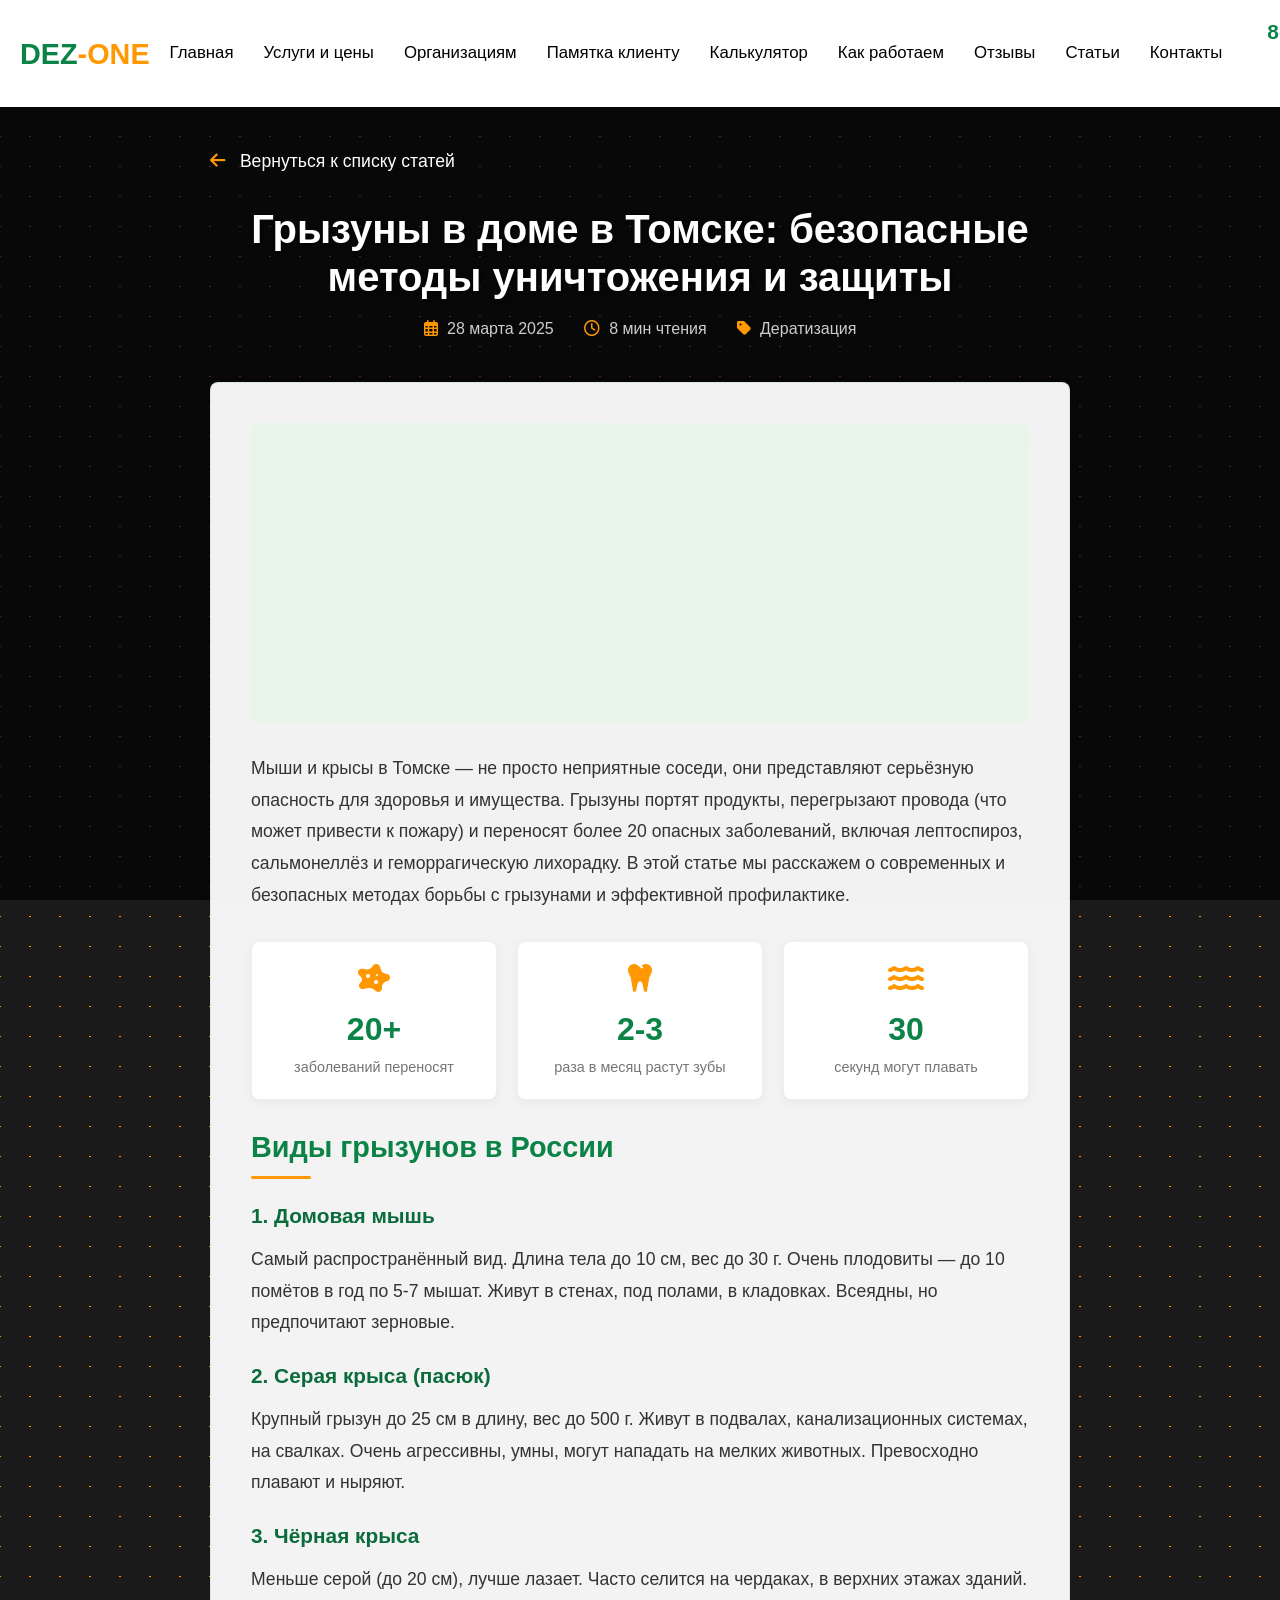
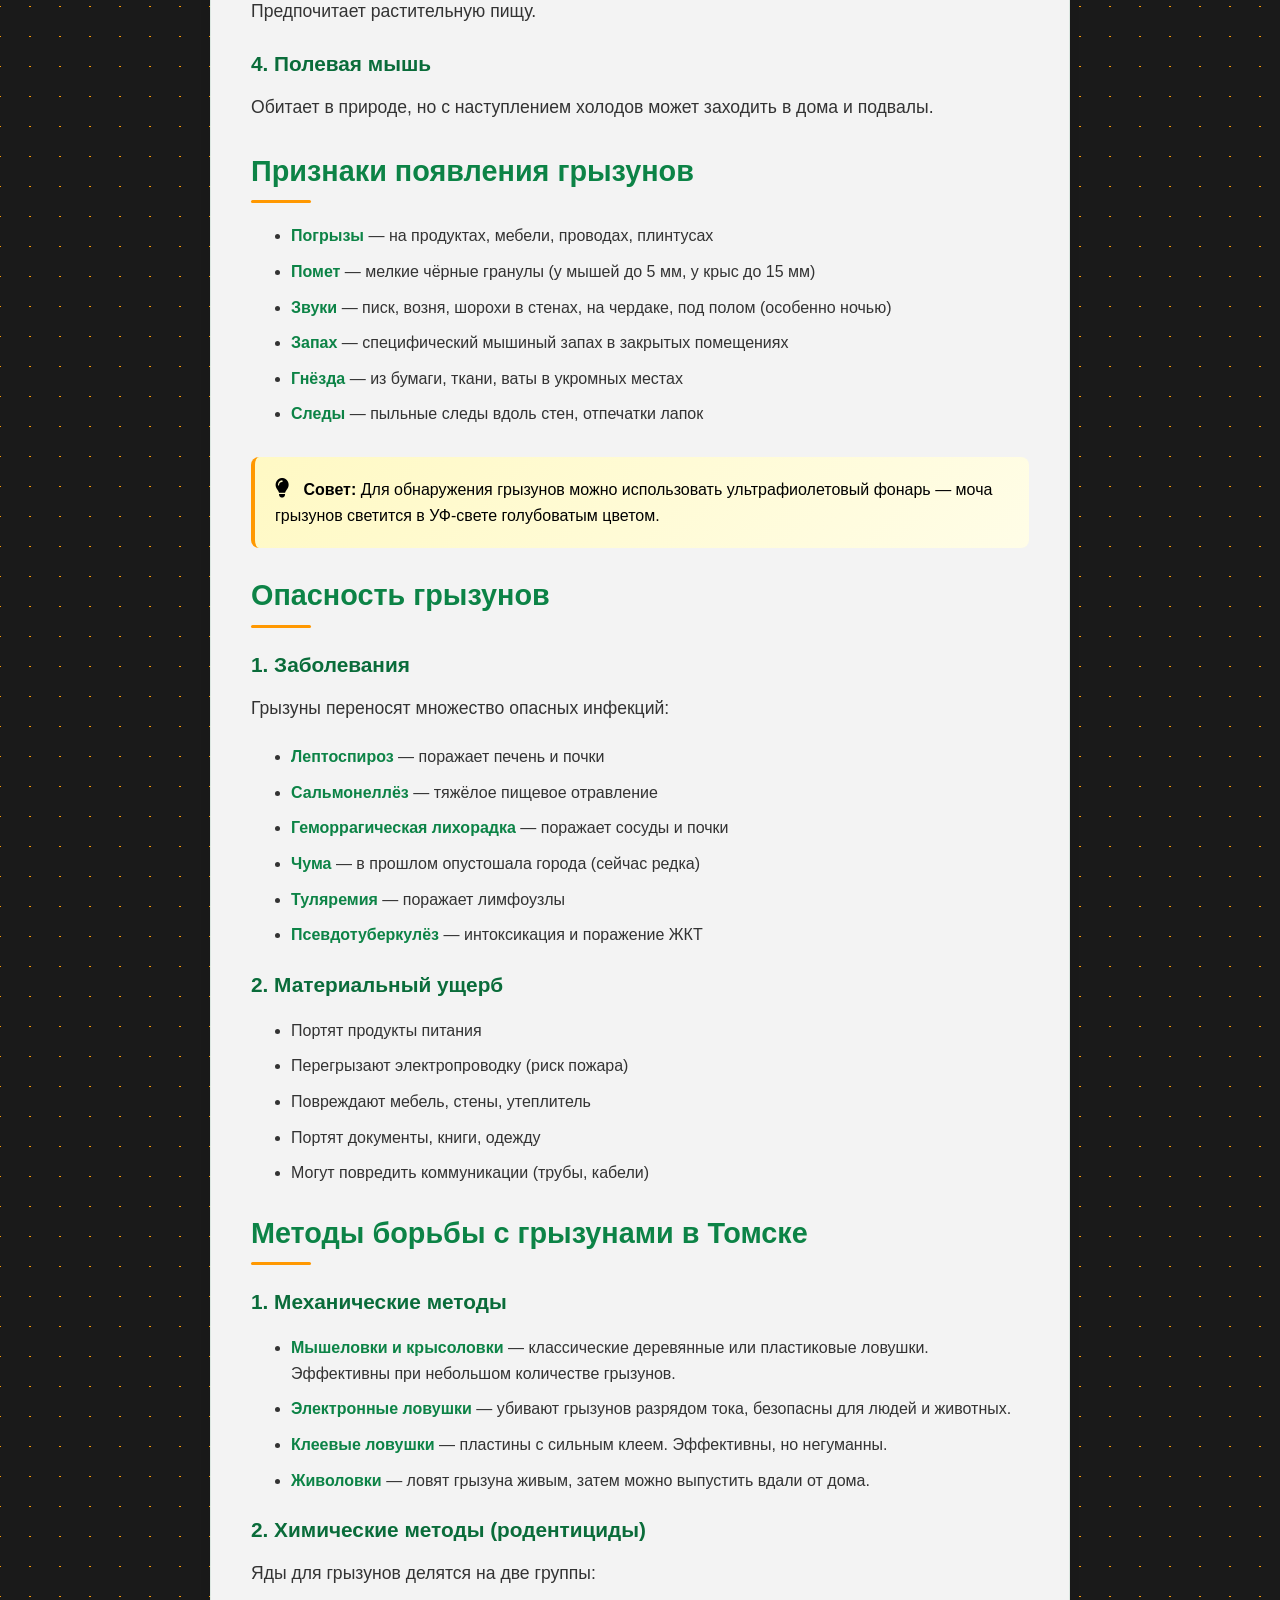
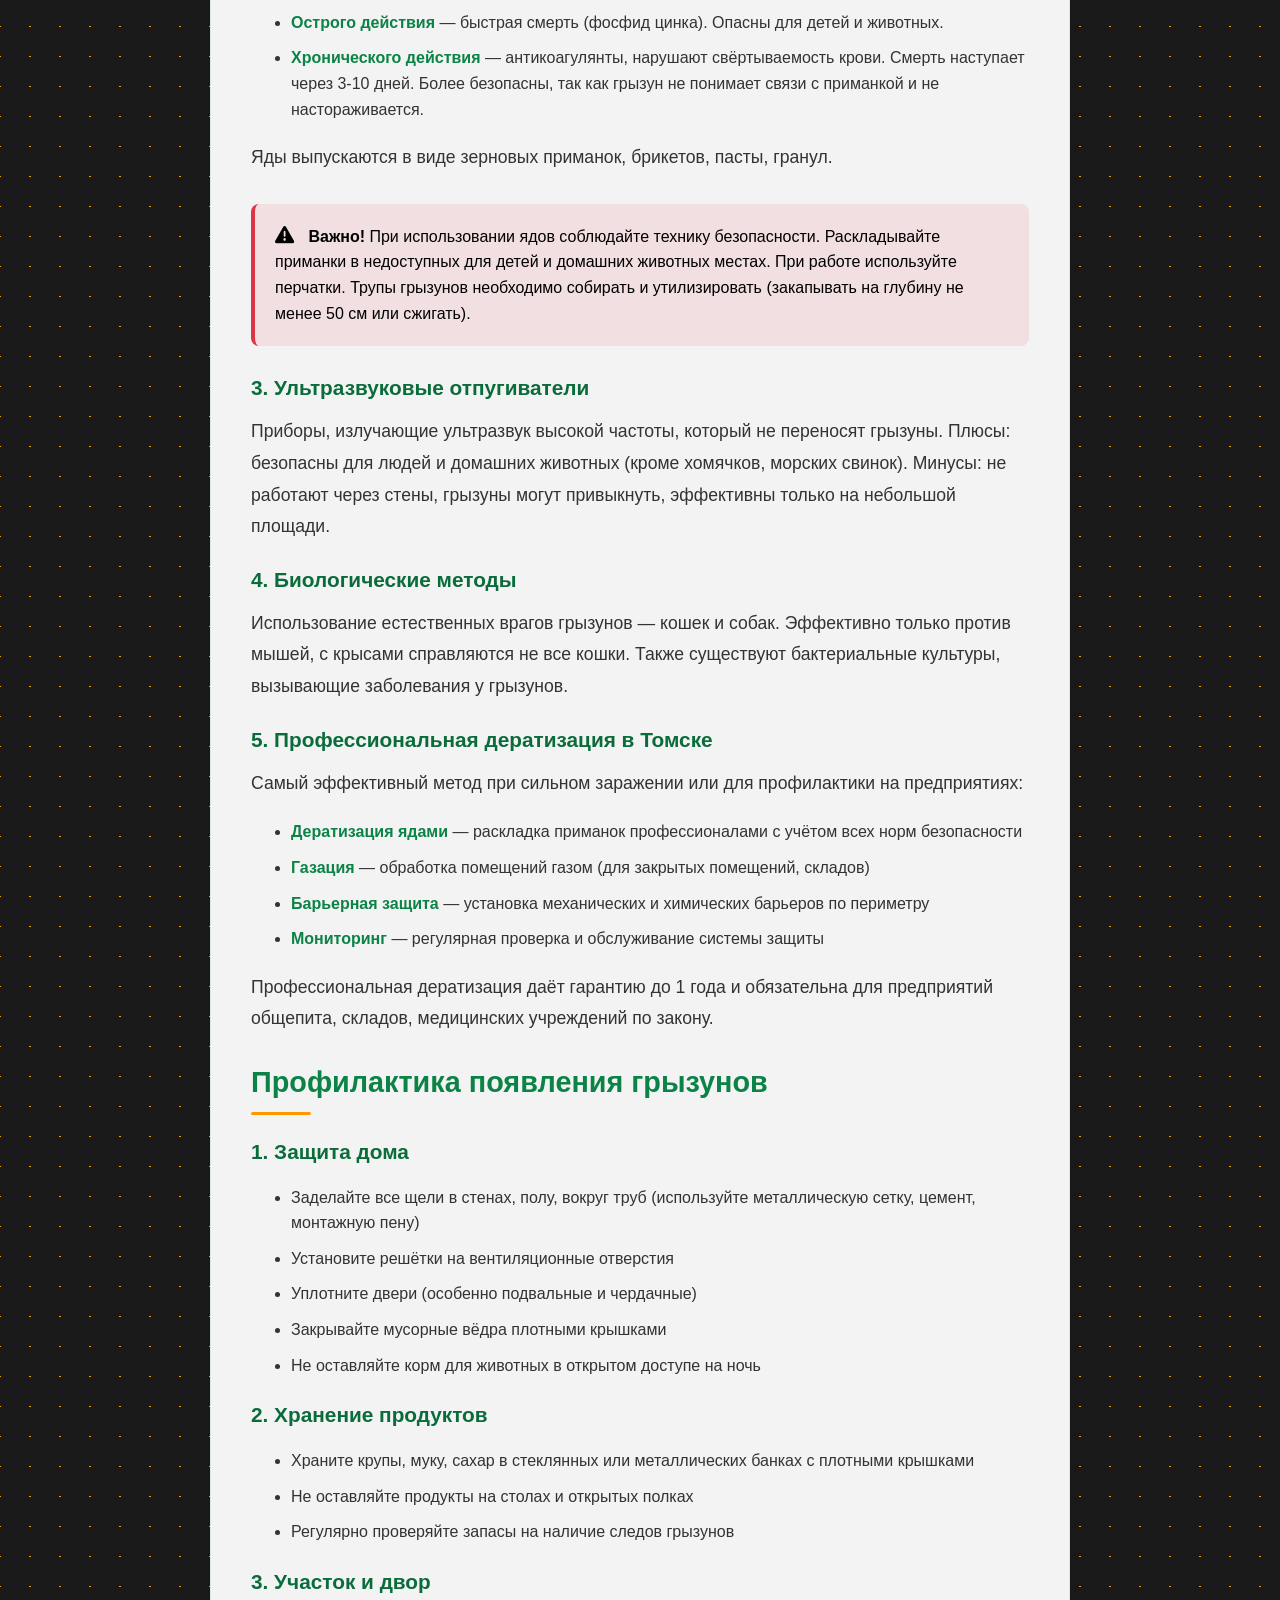
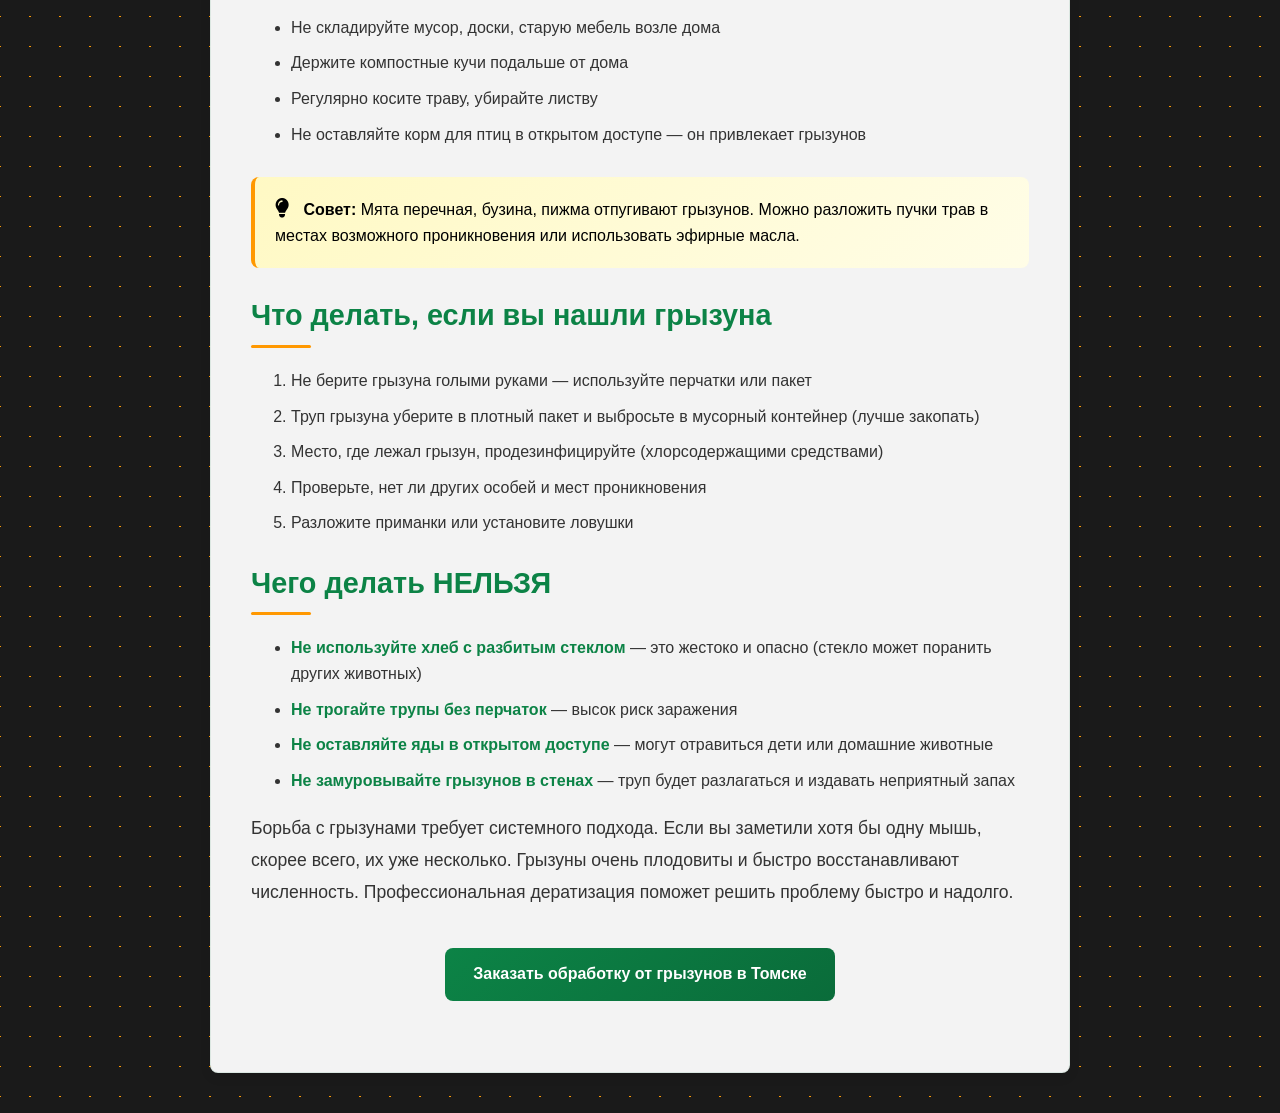
<file: article-rodents.html>
<!DOCTYPE html>
<html lang="ru">
<head>

    
<!-- Yandex.Metrika counter -->
<script type="text/javascript">
    (function(m,e,t,r,i,k,a){
        m[i]=m[i]||function(){(m[i].a=m[i].a||[]).push(arguments)};
        m[i].l=1*new Date();
        for (var j = 0; j < document.scripts.length; j++) {if (document.scripts[j].src === r) { return; }}
        k=e.createElement(t),a=e.getElementsByTagName(t)[0],k.async=1,k.src=r,a.parentNode.insertBefore(k,a)
    })(window, document,'script','https://mc.yandex.ru/metrika/tag.js?id=108186352', 'ym');

    ym(108186352, 'init', {ssr:true, webvisor:true, clickmap:true, ecommerce:"dataLayer", referrer: document.referrer, url: location.href, accurateTrackBounce:true, trackLinks:true});
</script>
<noscript><div><img src="https://mc.yandex.ru/watch/108186352" style="position:absolute; left:-9999px;" alt="" /></div></noscript>
<!-- /Yandex.Metrika counter -->



    <meta charset="UTF-8">
    <meta http-equiv="Content-Security-Policy" content="default-src 'self'; script-src 'self' 'unsafe-inline' https://mc.yandex.ru https://cdnjs.cloudflare.com; style-src 'self' 'unsafe-inline' https://fonts.googleapis.com https://cdnjs.cloudflare.com; font-src 'self' https://fonts.gstatic.com https://cdnjs.cloudflare.com data:; img-src 'self' data: https: ; connect-src 'self' https://api.jsonbin.io https://mc.yandex.ru wss://mc.yandex.ru https://*.workers.dev; frame-src https://mc.yandex.ru; object-src 'none'; base-uri 'self'; form-action 'self';">
    <meta name="referrer" content="strict-origin-when-cross-origin">
    <meta http-equiv="X-Content-Type-Options" content="nosniff">
    <meta http-equiv="Permissions-Policy" content="geolocation=(), microphone=(), camera=()">
    <meta name="viewport" content="width=device-width, initial-scale=1.0, maximum-scale=1.0, user-scalable=yes">
    <meta http-equiv="X-UA-Compatible" content="IE=edge">
    <title>Грызуны в доме в Томске: безопасные методы уничтожения и защиты | DEZ-ONE</title>
    <meta name="description" content="Мыши и крысы в Томске не только портят имущество, но и разносят опасные заболевания. Узнайте о профессиональных методах борьбы с грызунами.">
    
    <!-- Favicon -->
    <link rel="icon" type="image/x-icon" href="/favicon.ico">
    <link rel="icon" type="image/png" sizes="32x32" href="/favicon-32x32.png">
    <link rel="icon" type="image/png" sizes="16x16" href="/favicon-16x16.png">
    <link rel="apple-touch-icon" sizes="180x180" href="/apple-touch-icon.png">
    <link rel="shortcut icon" href="/favicon.ico">
    
    <link rel="stylesheet" href="../css/style.css?v=5.0">
    <link rel="stylesheet" href="../css/responsive.css?v=5.0">
    <link rel="stylesheet" href="../css/animations.css?v=5.0">
    <link rel="stylesheet" href="../css/web-background.css?v=5.0">
    <link rel="stylesheet" href="https://cdnjs.cloudflare.com/ajax/libs/font-awesome/6.4.0/css/all.min.css">
    <link rel="preconnect" href="https://fonts.googleapis.com">
    <link rel="preconnect" href="https://fonts.gstatic.com" crossorigin>
    <link href="https://fonts.googleapis.com/css2?family=Montserrat:wght@400;500;600;700;800&family=Open+Sans:wght@400;500;600&display=swap" rel="stylesheet">
    <style>
        /* Стили для страницы статьи */
        .article-page {
            background-color: #1a1a1a !important;
            background-image: linear-gradient(45deg, #ff9800 1px, transparent 1px),
                              linear-gradient(-45deg, #ff9800 1px, transparent 1px) !important;
            background-size: 30px 30px !important;
            min-height: 100vh;
            position: relative;
        }
        
        .article-page:before {
            content: '';
            position: fixed;
            top: 0;
            left: 0;
            width: 100%;
            height: 100%;
            background: rgba(0, 0, 0, 0.7);
            z-index: 0;
            pointer-events: none;
        }
        
        .article-container {
            position: relative;
            z-index: 2;
            max-width: 900px;
            margin: 0 auto;
            padding: 40px 20px;
        }
        
        .article-header {
            text-align: center;
            margin-bottom: 40px;
        }
        
        .article-header h1 {
            color: #ffffff !important;
            font-size: 2.5rem;
            margin-bottom: 15px;
            text-shadow: 2px 2px 4px rgba(0,0,0,0.5);
            line-height: 1.2;
        }
        
        .article-meta {
            color: rgba(255,255,255,0.8);
            font-size: 1rem;
            display: flex;
            justify-content: center;
            gap: 30px;
            flex-wrap: wrap;
        }
        
        .article-meta span i {
            color: #ff9800;
            margin-right: 5px;
        }
        
        .article-content {
            background: rgba(255, 255, 255, 0.95);
            backdrop-filter: blur(5px);
            border-radius: 8px;
            padding: 40px;
            box-shadow: 0 4px 12px rgba(0,0,0,0.08);
            border: 1px solid rgba(12, 131, 70, 0.1);
        }
        
        .article-image {
            width: 100%;
            height: 300px;
            background: linear-gradient(135deg, #e8f5e9 0%, rgba(232,245,233,0.8) 100%);
            border-radius: 8px;
            display: flex;
            align-items: center;
            justify-content: center;
            margin-bottom: 30px;
            position: relative;
            overflow: hidden;
        }
        
        .article-image i {
            font-size: 5rem;
            color: #0c8346;
            opacity: 0.8;
        }
        
        .article-content h2 {
            color: #0c8346;
            font-size: 1.8rem;
            margin: 30px 0 20px;
        }
        
        .article-content h2:after {
            content: '';
            display: block;
            width: 60px;
            height: 3px;
            background: #ff9800;
            margin-top: 10px;
        }
        
        .article-content h3 {
            color: #0a6c3a;
            font-size: 1.3rem;
            margin: 25px 0 15px;
        }
        
        .article-content p {
            color: #333;
            line-height: 1.8;
            margin-bottom: 20px;
            font-size: 1.1rem;
        }
        
        .article-content ul, 
        .article-content ol {
            margin: 20px 0;
            padding-left: 40px;
            color: #333;
        }
        
        .article-content li {
            margin-bottom: 10px;
            line-height: 1.6;
        }
        
        .article-content li strong {
            color: #0c8346;
        }
        
        .tip-box {
            background: linear-gradient(135deg, #FFF9C4 0%, #FFFDE7 100%);
            border-left: 4px solid #ff9800;
            padding: 20px;
            border-radius: 8px;
            margin: 30px 0;
        }
        
        .tip-box p {
            margin-bottom: 0;
        }
        
        .tip-box i {
            color: #ff9800;
            margin-right: 10px;
            font-size: 1.2rem;
        }
        
        .warning-box {
            background: rgba(220, 53, 69, 0.1);
            border-left: 4px solid #dc3545;
            padding: 20px;
            border-radius: 8px;
            margin: 30px 0;
        }
        
        .warning-box p {
            margin-bottom: 0;
        }
        
        .warning-box i {
            color: #dc3545;
            margin-right: 10px;
            font-size: 1.2rem;
        }
        
        .stats-grid {
            display: grid;
            grid-template-columns: repeat(auto-fit, minmax(200px, 1fr));
            gap: 20px;
            margin: 30px 0;
        }
        
        .stat-card {
            background: white;
            padding: 20px;
            border-radius: 8px;
            text-align: center;
            box-shadow: 0 2px 10px rgba(0,0,0,0.05);
            border: 1px solid rgba(12, 131, 70, 0.1);
        }
        
        .stat-card i {
            font-size: 2rem;
            color: #ff9800;
            margin-bottom: 10px;
        }
        
        .stat-card .stat-value {
            font-size: 2rem;
            font-weight: 700;
            color: #0c8346;
        }
        
        .stat-card .stat-label {
            color: #666;
            font-size: 0.9rem;
        }
        
        .back-link {
            display: inline-block;
            margin-bottom: 30px;
            color: #ffffff;
            text-decoration: none;
            font-size: 1.1rem;
            transition: all 0.3s ease;
        }
        
        .back-link i {
            margin-right: 10px;
            color: #ff9800;
        }
        
        .back-link:hover {
            color: #ff9800;
            transform: translateX(-5px);
        }
        
        @media (max-width: 768px) {
            .article-header h1 {
                font-size: 2rem;
            }
            .article-content {
                padding: 25px;
            }
            .article-content h2 {
                font-size: 1.5rem;
            }
            .article-content p {
                font-size: 1rem;
            }
            .article-meta {
                flex-direction: column;
                gap: 10px;
            }
            .stats-grid {
                grid-template-columns: 1fr;
            }
        }
        
        @media (max-width: 480px) {
            .article-header h1 {
                font-size: 1.6rem;
            }
            .article-content {
                padding: 20px;
            }
        }

        .consent-link {
            color: #0c8346;
            text-decoration: underline;
            cursor: pointer;
            background: none;
            border: none;
            padding: 0;
            font-size: inherit;
            font-family: inherit;
        }
        .consent-link:hover {
            color: #0a6c3a;
        }

        .tip-box,
        .tip-box *,
        .tip-box p,
        .tip-box strong,
        .tip-box i {
            color: #000000 !important;
        }
        
        .warning-box,
        .warning-box *,
        .warning-box p,
        .warning-box strong,
        .warning-box i {
            color: #000000 !important;
        }
    </style>
</head>
<body>

    <!-- ПРИНУДИТЕЛЬНЫЕ СТИЛИ ДЛЯ МОДАЛЬНЫХ ОКОН -->
    <style>
        #orderModal .modal__content,
        #consultModal .modal__content {
            background: linear-gradient(135deg, #1a1a1a 0%, #2a2a2a 100%) !important;
        }
        
        #orderModal *:not(button):not(.btn),
        #consultModal *:not(button):not(.btn) {
            color: #ffffff !important;
        }
        
        #orderModal input,
        #consultModal input,
        #orderModal textarea,
        #consultModal textarea {
            background-color: #333333 !important;
            color: #ffffff !important;
            border-color: #555555 !important;
        }
        
        #orderModal input::placeholder,
        #consultModal input::placeholder,
        #orderModal textarea::placeholder,
        #consultModal textarea::placeholder {
            color: #aaaaaa !important;
        }
        
        #orderModal .checkbox-text,
        #consultModal .checkbox-text {
            color: #ffffff !important;
        }
    </style>

    <!-- Анимированный фон с паутинкой -->
    <div class="web-background">
        <div class="web-line web-1"></div>
        <div class="web-line web-2"></div>
        <div class="web-line web-3"></div>
        <div class="web-line web-4"></div>
        <div class="web-line web-5"></div>
        <div class="web-line web-6"></div>
        <div class="web-line web-7"></div>
        <div class="web-line web-8"></div>
        <div class="web-line web-9"></div>
        <div class="web-line web-10"></div>
        <div class="web-grid"></div>
        <div class="spider spider-1"></div>
        <div class="spider spider-2"></div>
        <div class="spider spider-3"></div>
        <div class="spider spider-4"></div>
        <div class="spider spider-5"></div>
        <div class="web-drop drop-1"></div>
        <div class="web-drop drop-2"></div>
        <div class="web-drop drop-3"></div>
        <div class="web-drop drop-4"></div>
        <div class="web-drop drop-5"></div>
    </div>

    <!-- Анимированный фон сайта -->
    <div class="site-background">
        <div class="bg-particle p1"></div>
        <div class="bg-particle p2"></div>
        <div class="bg-particle p3"></div>
        <div class="bg-particle p4"></div>
        <div class="bg-particle p5"></div>
        <div class="bg-particle p6"></div>
        <div class="bg-particle p7"></div>
        <div class="bg-particle p8"></div>
        <div class="bg-particle p9"></div>
        <div class="bg-particle p10"></div>
        <div class="bg-shine"></div>
    </div>

    <!-- Шапка сайта -->
    <header class="header">
        <div class="container header__container">
            <a href="../index.html" class="logo">
                <span class="logo__primary">DEZ</span><span class="logo__secondary">-ONE</span>
            </a>
            <button class="nav__toggle" aria-label="Открыть меню">
                <span></span>
                <span></span>
                <span></span>
            </button>
            <nav class="nav">
                <ul class="nav__list">
                    <li><a href="../index.html">Главная</a></li>
                    <li><a href="../services.html">Услуги и цены</a></li>
                    <li><a href="../organizations.html">Организациям</a></li>
                    <li><a href="../client-memo.html">Памятка клиенту</a></li>
                    <li><a href="../calculator.html">Калькулятор</a></li>
                    <li><a href="../index.html#process">Как работаем</a></li>
                    <li><a href="../index.html#reviews">Отзывы</a></li>
                    <li><a href="../blog.html" class="active">Статьи</a></li>
                    <li><a href="../index.html#contacts">Контакты</a></li>
                </ul>
            </nav>
            <div class="header__contacts">
                <a href="tel:+79138600660" class="phone" data-dez-phone="phone">8-913-860-06-60</a>
                <p class="work-hours" data-dez-work-hours="work-hours">Круглосуточно</p>
            </div>
        </div>
    </header>

    <main class="article-page">
        <div class="article-container">
            <a href="../blog.html" class="back-link"><i class="fas fa-arrow-left"></i> Вернуться к списку статей</a>
            
            <div class="article-header">
                <h1>Грызуны в доме в Томске: безопасные методы уничтожения и защиты</h1>
                <div class="article-meta">
                    <span><i class="far fa-calendar-alt"></i> 28 марта 2025</span>
                    <span><i class="far fa-clock"></i> 8 мин чтения</span>
                    <span><i class="fas fa-tag"></i> Дератизация</span>
                </div>
            </div>
            
            <div class="article-content">
                <div class="article-image">
                    <i class="fas fa-rat"></i>
                </div>
                
                <p>Мыши и крысы в Томске — не просто неприятные соседи, они представляют серьёзную опасность для здоровья и имущества. Грызуны портят продукты, перегрызают провода (что может привести к пожару) и переносят более 20 опасных заболеваний, включая лептоспироз, сальмонеллёз и геморрагическую лихорадку. В этой статье мы расскажем о современных и безопасных методах борьбы с грызунами и эффективной профилактике.</p>
                
                <div class="stats-grid">
                    <div class="stat-card">
                        <i class="fas fa-disease"></i>
                        <div class="stat-value">20+</div>
                        <div class="stat-label">заболеваний переносят</div>
                    </div>
                    <div class="stat-card">
                        <i class="fas fa-tooth"></i>
                        <div class="stat-value">2-3</div>
                        <div class="stat-label">раза в месяц растут зубы</div>
                    </div>
                    <div class="stat-card">
                        <i class="fas fa-water"></i>
                        <div class="stat-value">30</div>
                        <div class="stat-label">секунд могут плавать</div>
                    </div>
                </div>
                
                <h2>Виды грызунов в России</h2>
                
                <h3>1. Домовая мышь</h3>
                <p>Самый распространённый вид. Длина тела до 10 см, вес до 30 г. Очень плодовиты — до 10 помётов в год по 5-7 мышат. Живут в стенах, под полами, в кладовках. Всеядны, но предпочитают зерновые.</p>
                
                <h3>2. Серая крыса (пасюк)</h3>
                <p>Крупный грызун до 25 см в длину, вес до 500 г. Живут в подвалах, канализационных системах, на свалках. Очень агрессивны, умны, могут нападать на мелких животных. Превосходно плавают и ныряют.</p>
                
                <h3>3. Чёрная крыса</h3>
                <p>Меньше серой (до 20 см), лучше лазает. Часто селится на чердаках, в верхних этажах зданий. Предпочитает растительную пищу.</p>
                
                <h3>4. Полевая мышь</h3>
                <p>Обитает в природе, но с наступлением холодов может заходить в дома и подвалы.</p>
                
                <h2>Признаки появления грызунов</h2>
                <ul>
                    <li><strong>Погрызы</strong> — на продуктах, мебели, проводах, плинтусах</li>
                    <li><strong>Помет</strong> — мелкие чёрные гранулы (у мышей до 5 мм, у крыс до 15 мм)</li>
                    <li><strong>Звуки</strong> — писк, возня, шорохи в стенах, на чердаке, под полом (особенно ночью)</li>
                    <li><strong>Запах</strong> — специфический мышиный запах в закрытых помещениях</li>
                    <li><strong>Гнёзда</strong> — из бумаги, ткани, ваты в укромных местах</li>
                    <li><strong>Следы</strong> — пыльные следы вдоль стен, отпечатки лапок</li>
                </ul>
                
                <div class="tip-box">
                    <i class="fas fa-lightbulb"></i> <strong>Совет:</strong> Для обнаружения грызунов можно использовать ультрафиолетовый фонарь — моча грызунов светится в УФ-свете голубоватым цветом.
                </div>
                
                <h2>Опасность грызунов</h2>
                
                <h3>1. Заболевания</h3>
                <p>Грызуны переносят множество опасных инфекций:</p>
                <ul>
                    <li><strong>Лептоспироз</strong> — поражает печень и почки</li>
                    <li><strong>Сальмонеллёз</strong> — тяжёлое пищевое отравление</li>
                    <li><strong>Геморрагическая лихорадка</strong> — поражает сосуды и почки</li>
                    <li><strong>Чума</strong> — в прошлом опустошала города (сейчас редка)</li>
                    <li><strong>Туляремия</strong> — поражает лимфоузлы</li>
                    <li><strong>Псевдотуберкулёз</strong> — интоксикация и поражение ЖКТ</li>
                </ul>
                
                <h3>2. Материальный ущерб</h3>
                <ul>
                    <li>Портят продукты питания</li>
                    <li>Перегрызают электропроводку (риск пожара)</li>
                    <li>Повреждают мебель, стены, утеплитель</li>
                    <li>Портят документы, книги, одежду</li>
                    <li>Могут повредить коммуникации (трубы, кабели)</li>
                </ul>
                
                <h2>Методы борьбы с грызунами в Томске</h2>
                
                <h3>1. Механические методы</h3>
                <ul>
                    <li><strong>Мышеловки и крысоловки</strong> — классические деревянные или пластиковые ловушки. Эффективны при небольшом количестве грызунов.</li>
                    <li><strong>Электронные ловушки</strong> — убивают грызунов разрядом тока, безопасны для людей и животных.</li>
                    <li><strong>Клеевые ловушки</strong> — пластины с сильным клеем. Эффективны, но негуманны.</li>
                    <li><strong>Живоловки</strong> — ловят грызуна живым, затем можно выпустить вдали от дома.</li>
                </ul>
                
                <h3>2. Химические методы (родентициды)</h3>
                <p>Яды для грызунов делятся на две группы:</p>
                <ul>
                    <li><strong>Острого действия</strong> — быстрая смерть (фосфид цинка). Опасны для детей и животных.</li>
                    <li><strong>Хронического действия</strong> — антикоагулянты, нарушают свёртываемость крови. Смерть наступает через 3-10 дней. Более безопасны, так как грызун не понимает связи с приманкой и не настораживается.</li>
                </ul>
                <p>Яды выпускаются в виде зерновых приманок, брикетов, пасты, гранул.</p>
                
                <div class="warning-box">
                    <i class="fas fa-exclamation-triangle"></i> <strong>Важно!</strong> При использовании ядов соблюдайте технику безопасности. Раскладывайте приманки в недоступных для детей и домашних животных местах. При работе используйте перчатки. Трупы грызунов необходимо собирать и утилизировать (закапывать на глубину не менее 50 см или сжигать).
                </div>
                
                <h3>3. Ультразвуковые отпугиватели</h3>
                <p>Приборы, излучающие ультразвук высокой частоты, который не переносят грызуны. Плюсы: безопасны для людей и домашних животных (кроме хомячков, морских свинок). Минусы: не работают через стены, грызуны могут привыкнуть, эффективны только на небольшой площади.</p>
                
                <h3>4. Биологические методы</h3>
                <p>Использование естественных врагов грызунов — кошек и собак. Эффективно только против мышей, с крысами справляются не все кошки. Также существуют бактериальные культуры, вызывающие заболевания у грызунов.</p>
                
                <h3>5. Профессиональная дератизация в Томске</h3>
                <p>Самый эффективный метод при сильном заражении или для профилактики на предприятиях:</p>
                <ul>
                    <li><strong>Дератизация ядами</strong> — раскладка приманок профессионалами с учётом всех норм безопасности</li>
                    <li><strong>Газация</strong> — обработка помещений газом (для закрытых помещений, складов)</li>
                    <li><strong>Барьерная защита</strong> — установка механических и химических барьеров по периметру</li>
                    <li><strong>Мониторинг</strong> — регулярная проверка и обслуживание системы защиты</li>
                </ul>
                <p>Профессиональная дератизация даёт гарантию до 1 года и обязательна для предприятий общепита, складов, медицинских учреждений по закону.</p>
                
                <h2>Профилактика появления грызунов</h2>
                
                <h3>1. Защита дома</h3>
                <ul>
                    <li>Заделайте все щели в стенах, полу, вокруг труб (используйте металлическую сетку, цемент, монтажную пену)</li>
                    <li>Установите решётки на вентиляционные отверстия</li>
                    <li>Уплотните двери (особенно подвальные и чердачные)</li>
                    <li>Закрывайте мусорные вёдра плотными крышками</li>
                    <li>Не оставляйте корм для животных в открытом доступе на ночь</li>
                </ul>
                
                <h3>2. Хранение продуктов</h3>
                <ul>
                    <li>Храните крупы, муку, сахар в стеклянных или металлических банках с плотными крышками</li>
                    <li>Не оставляйте продукты на столах и открытых полках</li>
                    <li>Регулярно проверяйте запасы на наличие следов грызунов</li>
                </ul>
                
                <h3>3. Участок и двор</h3>
                <ul>
                    <li>Не складируйте мусор, доски, старую мебель возле дома</li>
                    <li>Держите компостные кучи подальше от дома</li>
                    <li>Регулярно косите траву, убирайте листву</li>
                    <li>Не оставляйте корм для птиц в открытом доступе — он привлекает грызунов</li>
                </ul>
                
                <div class="tip-box">
                    <i class="fas fa-lightbulb"></i> <strong>Совет:</strong> Мята перечная, бузина, пижма отпугивают грызунов. Можно разложить пучки трав в местах возможного проникновения или использовать эфирные масла.
                </div>
                
                <h2>Что делать, если вы нашли грызуна</h2>
                <ol>
                    <li>Не берите грызуна голыми руками — используйте перчатки или пакет</li>
                    <li>Труп грызуна уберите в плотный пакет и выбросьте в мусорный контейнер (лучше закопать)</li>
                    <li>Место, где лежал грызун, продезинфицируйте (хлорсодержащими средствами)</li>
                    <li>Проверьте, нет ли других особей и мест проникновения</li>
                    <li>Разложите приманки или установите ловушки</li>
                </ol>
                
                <h2>Чего делать НЕЛЬЗЯ</h2>
                <ul>
                    <li><strong>Не используйте хлеб с разбитым стеклом</strong> — это жестоко и опасно (стекло может поранить других животных)</li>
                    <li><strong>Не трогайте трупы без перчаток</strong> — высок риск заражения</li>
                    <li><strong>Не оставляйте яды в открытом доступе</strong> — могут отравиться дети или домашние животные</li>
                    <li><strong>Не замуровывайте грызунов в стенах</strong> — труп будет разлагаться и издавать неприятный запах</li>
                </ul>
                
                <p>Борьба с грызунами требует системного подхода. Если вы заметили хотя бы одну мышь, скорее всего, их уже несколько. Грызуны очень плодовиты и быстро восстанавливают численность. Профессиональная дератизация поможет решить проблему быстро и надолго.</p>
                
                <p style="text-align: center; margin-top: 40px;">
                    <a href="../services.html" class="btn btn--primary">Заказать обработку от грызунов в Томске</a>
                </p>
            </div>
        </div>
    </main>

    <!-- ФУТЕР (аналогичный предыдущим) -->
    <!-- Подключение JavaScript -->
    <script src="../js/main.js"></script>
    <script>window.DEZ_PROXY_URL = "https://dezone-leads.prokudinvladislav9.workers.dev/lead";</script>
    <script src="../js/forms.js"></script>
    <script src="../js/animations.js"></script>
    <script src="../js/web-background.js"></script>
    <script src="../js/admin-loader.js?v=2.0"></script>

    <script>
        document.addEventListener('DOMContentLoaded', function() {
            const privacyPolicyLink = document.getElementById('privacyPolicyLink');
            if (privacyPolicyLink) {
                privacyPolicyLink.addEventListener('click', function(e) {
                    e.preventDefault();
                    const privacyModal = document.getElementById('privacyPolicyModal');
                    if (privacyModal) {
                        if (window.DEZ && window.DEZ.closeAllModals) window.DEZ.closeAllModals();
                        privacyModal.classList.add('active');
                        document.body.style.overflow = 'hidden';
                    }
                });
            }

            const clientAgreementLink = document.getElementById('clientAgreementLink');
            if (clientAgreementLink) {
                clientAgreementLink.addEventListener('click', function(e) {
                    e.preventDefault();
                    const clientModal = document.getElementById('clientAgreementModal');
                    if (clientModal) {
                        if (window.DEZ && window.DEZ.closeAllModals) window.DEZ.closeAllModals();
                        clientModal.classList.add('active');
                        document.body.style.overflow = 'hidden';
                    }
                });
            }

            const userAgreementLink = document.getElementById('userAgreementLink');
            if (userAgreementLink) {
                userAgreementLink.addEventListener('click', function(e) {
                    e.preventDefault();
                    const userModal = document.getElementById('userAgreementModal');
                    if (userModal) {
                        if (window.DEZ && window.DEZ.closeAllModals) window.DEZ.closeAllModals();
                        userModal.classList.add('active');
                        document.body.style.overflow = 'hidden';
                    }
                });
            }

            const consentLinks = document.querySelectorAll('[data-modal="consent"]');
            consentLinks.forEach(link => {
                link.addEventListener('click', function(e) {
                    e.preventDefault();
                    const consentModal = document.getElementById('consentModal');
                    if (consentModal) {
                        if (window.DEZ && window.DEZ.closeAllModals) window.DEZ.closeAllModals();
                        consentModal.classList.add('active');
                        document.body.style.overflow = 'hidden';
                    }
                });
            });
        });
    </script>
    
</body>
</html>
</file>
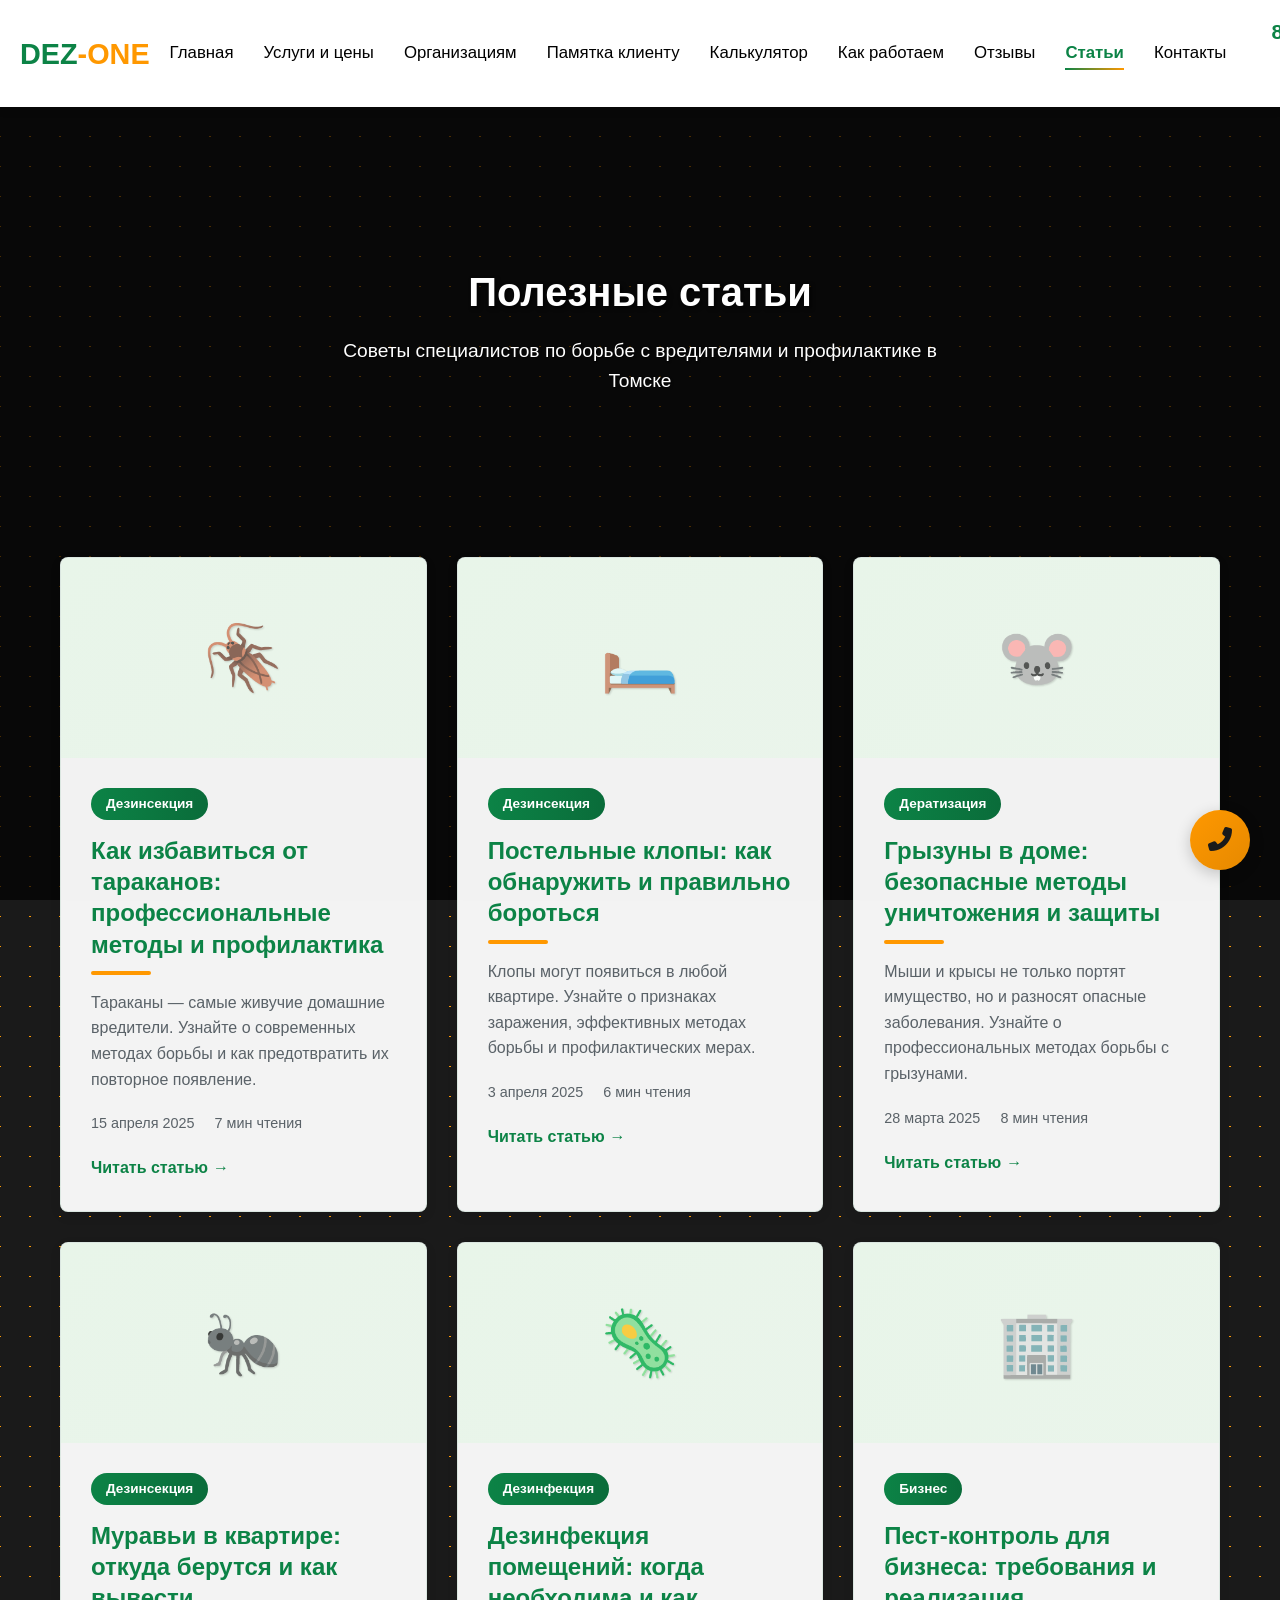
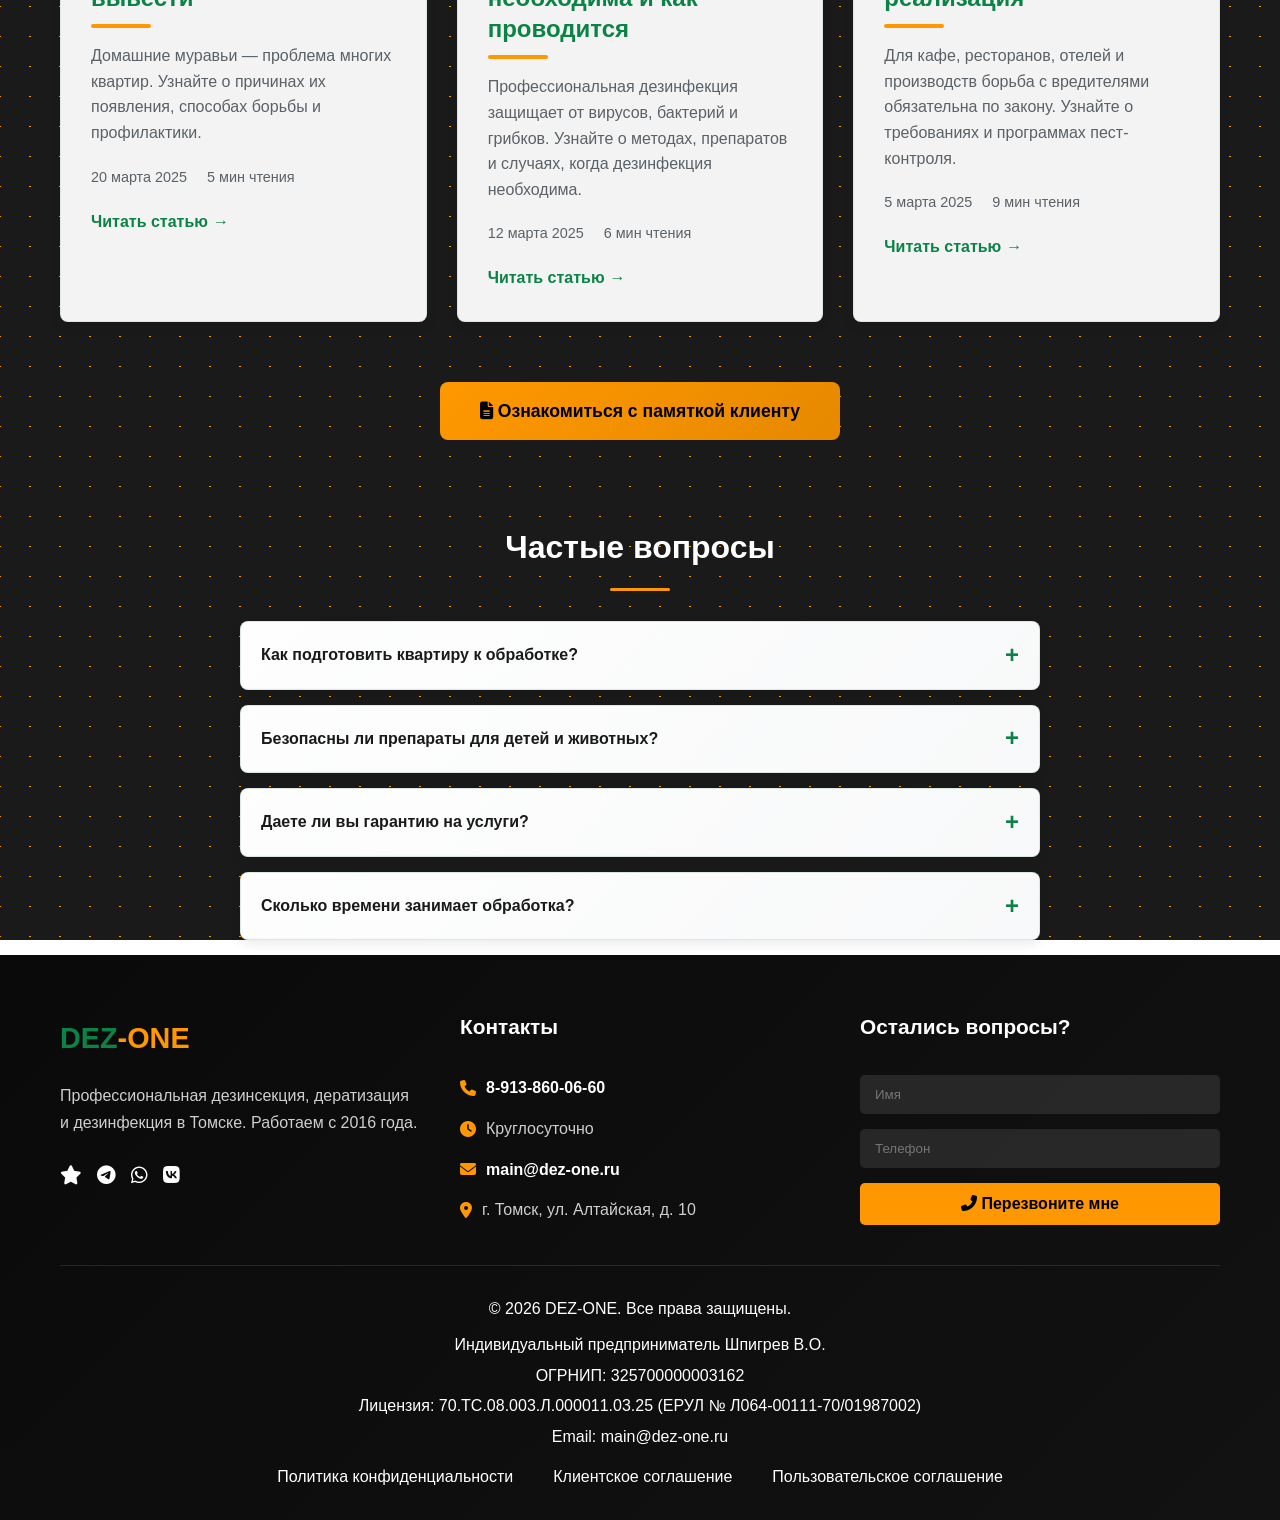
<file: blog.html>
<!DOCTYPE html>
<html lang="ru">
<head>

    
<!-- Yandex.Metrika counter -->
<script type="text/javascript">
    (function(m,e,t,r,i,k,a){
        m[i]=m[i]||function(){(m[i].a=m[i].a||[]).push(arguments)};
        m[i].l=1*new Date();
        for (var j = 0; j < document.scripts.length; j++) {if (document.scripts[j].src === r) { return; }}
        k=e.createElement(t),a=e.getElementsByTagName(t)[0],k.async=1,k.src=r,a.parentNode.insertBefore(k,a)
    })(window, document,'script','https://mc.yandex.ru/metrika/tag.js?id=108186352', 'ym');

    ym(108186352, 'init', {ssr:true, webvisor:true, clickmap:true, ecommerce:"dataLayer", referrer: document.referrer, url: location.href, accurateTrackBounce:true, trackLinks:true});
</script>
<noscript><div><img src="https://mc.yandex.ru/watch/108186352" style="position:absolute; left:-9999px;" alt="" /></div></noscript>
<!-- /Yandex.Metrika counter -->



    <meta charset="UTF-8">
    <meta http-equiv="Content-Security-Policy" content="default-src 'self'; script-src 'self' 'unsafe-inline' https://mc.yandex.ru https://cdnjs.cloudflare.com; style-src 'self' 'unsafe-inline' https://fonts.googleapis.com https://cdnjs.cloudflare.com; font-src 'self' https://fonts.gstatic.com https://cdnjs.cloudflare.com data:; img-src 'self' data: https: ; connect-src 'self' https://api.jsonbin.io https://mc.yandex.ru wss://mc.yandex.ru https://*.workers.dev; frame-src https://mc.yandex.ru; object-src 'none'; base-uri 'self'; form-action 'self';">
    <meta name="referrer" content="strict-origin-when-cross-origin">
    <meta http-equiv="X-Content-Type-Options" content="nosniff">
    <meta http-equiv="Permissions-Policy" content="geolocation=(), microphone=(), camera=()">
    <meta name="viewport" content="width=device-width, initial-scale=1.0, maximum-scale=1.0, user-scalable=yes">
    <meta http-equiv="X-UA-Compatible" content="IE=edge">
    <title>Полезные статьи о дезинсекции и дератизации в Томске | DEZ-ONE</title>
    <meta name="description" content="Статьи о борьбе с вредителями, методах профилактики, советы специалистов в Томске.">
    
    <!-- Favicon -->
    <link rel="icon" type="image/x-icon" href="/favicon.ico">
    <link rel="icon" type="image/png" sizes="32x32" href="/favicon-32x32.png">
    <link rel="icon" type="image/png" sizes="16x16" href="/favicon-16x16.png">
    <link rel="apple-touch-icon" sizes="180x180" href="/apple-touch-icon.png">
    <link rel="shortcut icon" href="/favicon.ico">
    
    <link rel="stylesheet" href="css/style.css?v=5.0">
    <link rel="stylesheet" href="css/responsive.css?v=5.0">
    <link rel="stylesheet" href="css/animations.css?v=5.0">
    <link rel="stylesheet" href="css/web-background.css?v=5.0">
    <link rel="stylesheet" href="https://cdnjs.cloudflare.com/ajax/libs/font-awesome/6.4.0/css/all.min.css">
    <link rel="preconnect" href="https://fonts.googleapis.com">
    <link rel="preconnect" href="https://fonts.gstatic.com" crossorigin>
    <link href="https://fonts.googleapis.com/css2?family=Montserrat:wght@400;500;600;700;800&family=Open+Sans:wght@400;500;600&display=swap" rel="stylesheet">
    <style>
        /* Стили для клетчатого фона */
        .blog-page {
            background-color: #1a1a1a !important;
            background-image: 
                linear-gradient(45deg, #ff9800 1px, transparent 1px),
                linear-gradient(-45deg, #ff9800 1px, transparent 1px) !important;
            background-size: 30px 30px !important;
            background-position: 0 0 !important;
            position: relative;
            min-height: 100vh;
        }
        
        .blog-page:before {
            content: '';
            position: fixed;
            top: 0;
            left: 0;
            width: 100%;
            height: 100%;
            background: rgba(0, 0, 0, 0.7);
            z-index: 0;
            pointer-events: none;
        }
        
        .blog-page .container {
            position: relative;
            z-index: 2;
        }
        
        .page-header {
            background: transparent !important;
            position: relative;
            z-index: 2;
            padding: 100px 0;
            text-align: center;
        }
        
        .page-header h1 {
            color: #ffffff !important;
            text-shadow: 2px 2px 4px rgba(0, 0, 0, 0.8);
            margin-bottom: 20px;
        }
        
        .page-subtitle {
            color: #ffffff !important;
            text-shadow: 1px 1px 2px rgba(0, 0, 0, 0.8);
            font-size: 1.2rem;
            max-width: 600px;
            margin: 0 auto;
        }
        
        .blog-grid {
            display: grid;
            grid-template-columns: repeat(auto-fit, minmax(300px, 1fr));
            gap: 30px;
            margin-bottom: 60px;
            position: relative;
            z-index: 2;
        }
        
        .blog-post {
            background: rgba(255, 255, 255, 0.95) !important;
            backdrop-filter: blur(5px);
            border-radius: 8px;
            overflow: hidden;
            box-shadow: 0 4px 12px rgba(0, 0, 0, 0.08);
            transition: all 0.3s ease;
            border: 1px solid rgba(12, 131, 70, 0.1);
        }
        
        .blog-post:hover {
            transform: translateY(-15px) scale(1.02);
            box-shadow: 0 20px 40px rgba(0, 0, 0, 0.15);
            border-color: #0c8346;
        }
        
        .blog-post__image {
            height: 200px;
            background: linear-gradient(135deg, #e8f5e9 0%, rgba(232, 245, 233, 0.8) 100%);
            display: flex;
            align-items: center;
            justify-content: center;
            font-size: 4rem;
            position: relative;
            overflow: hidden;
        }
        
        .image-placeholder {
            opacity: 0.8;
            position: relative;
            z-index: 1;
            text-shadow: 1px 1px 2px rgba(0, 0, 0, 0.2);
            color: #0c8346;
        }
        
        .blog-post__content {
            padding: 30px;
        }
        
        .blog-post__category {
            display: inline-block;
            background: linear-gradient(90deg, #0c8346, #0a6c3a);
            color: #ffffff;
            padding: 5px 15px;
            border-radius: 20px;
            font-size: 0.85rem;
            font-weight: 600;
            margin-bottom: 15px;
        }
        
        .blog-post__title {
            font-size: 1.5rem;
            margin-bottom: 15px;
            color: #0c8346;
            line-height: 1.3;
        }
        
        .blog-post__excerpt {
            color: #5a6268;
            margin-bottom: 20px;
            line-height: 1.6;
        }
        
        .blog-post__meta {
            display: flex;
            gap: 20px;
            margin-bottom: 20px;
            font-size: 0.9rem;
            color: #5a6268;
        }
        
        .blog-post__link {
            color: #0c8346;
            text-decoration: none;
            font-weight: 600;
            display: inline-flex;
            align-items: center;
            gap: 5px;
            transition: all 0.3s ease;
        }
        
        .blog-post__link:hover {
            color: #0a6c3a;
            gap: 10px;
        }
        
        .blog-post__link:after {
            content: '→';
            transition: all 0.3s ease;
        }
        
        .blog-post__link:hover:after {
            transform: translateX(5px);
        }
        
        .faq-section {
            margin-top: 80px;
            position: relative;
            z-index: 2;
        }
        
        .faq-section h2 {
            text-align: center;
            margin-bottom: 40px;
            color: #ffffff !important;
            position: relative;
            font-size: 2rem;
        }
        
        .faq-section h2:after {
            content: '';
            position: absolute;
            bottom: -10px;
            left: 50%;
            transform: translateX(-50%);
            width: 60px;
            height: 3px;
            background: #ff9800;
            border-radius: 2px;
        }
        
        .faq-list {
            max-width: 800px;
            margin: 40px auto 0;
        }
        
        .faq-item {
            background-color: rgba(255, 255, 255, 0.95);
            border-radius: 8px;
            margin-bottom: 15px;
            overflow: hidden;
            box-shadow: 0 4px 12px rgba(0, 0, 0, 0.08);
            border: 1px solid rgba(12, 131, 70, 0.1);
        }
        
        .faq-question {
            padding: 20px;
            font-weight: 600;
            cursor: pointer;
            display: block;
            position: relative;
            color: #1a1a1a;
            border-bottom: 1px solid #f8f9fa;
            background: linear-gradient(135deg, rgba(255, 255, 255, 0.9) 0%, rgba(248, 249, 250, 0.9) 100%);
        }
        
        .faq-question:after {
            content: '+';
            position: absolute;
            right: 20px;
            top: 50%;
            transform: translateY(-50%);
            font-size: 1.5rem;
            color: #0c8346;
            transition: all 0.3s ease;
        }
        
        .faq-item[open] .faq-question:after {
            content: '−';
            color: #ff9800;
        }
        
        .faq-answer {
            padding: 20px;
            color: #5a6268;
            line-height: 1.7;
            border-top: 1px solid #f8f9fa;
            background-color: rgba(232, 245, 233, 0.3);
        }
        
        .faq-answer p {
            margin: 0;
            color: #333;
        }
        
        .subscribe {
            padding: 100px 0;
            background: linear-gradient(135deg, #0c8346 0%, #0a6c3a 100%);
            color: #ffffff;
            text-align: center;
            position: relative;
            overflow: hidden;
            z-index: 2;
        }
        
        .subscribe:before {
            content: '';
            position: absolute;
            top: 0;
            left: 0;
            width: 100%;
            height: 100%;
            background-image: 
                radial-gradient(circle at 20% 80%, rgba(255, 255, 255, 0.1) 0%, transparent 50%),
                radial-gradient(circle at 80% 20%, rgba(255, 255, 255, 0.1) 0%, transparent 50%);
            pointer-events: none;
        }
        
        .subscribe-content {
            position: relative;
            z-index: 1;
        }
        
        .subscribe-content h2 {
            color: #ffffff;
            font-size: 2.5rem;
            margin-bottom: 20px;
            text-shadow: 1px 1px 3px rgba(0, 0, 0, 0.3);
        }
        
        .subscribe-content p {
            max-width: 600px;
            margin: 20px auto 30px;
            opacity: 0.9;
            font-size: 1.2rem;
            color: #ffffff;
        }
        
        .subscribe-telegram {
            text-align: center;
            margin: 40px 0;
            padding: 40px;
            background: linear-gradient(135deg, rgba(255, 255, 255, 0.1) 0%, rgba(255, 255, 255, 0.05) 100%);
            border-radius: 8px;
            border: 1px solid rgba(255, 255, 255, 0.2);
            backdrop-filter: blur(10px);
        }
        
        .telegram-link {
            display: inline-flex;
            align-items: center;
            gap: 15px;
            background: linear-gradient(135deg, #0088cc, #0077b3);
            color: white;
            padding: 18px 35px;
            border-radius: 8px;
            text-decoration: none;
            font-weight: 600;
            margin-top: 15px;
            transition: all 0.3s ease;
            box-shadow: 0 5px 15px rgba(0, 136, 204, 0.3);
            position: relative;
            overflow: hidden;
        }
        
        .telegram-link:hover {
            transform: translateY(-5px) scale(1.05);
            box-shadow: 0 10px 25px rgba(0, 136, 204, 0.5);
        }
        
        .telegram-link:before {
            content: '';
            position: absolute;
            top: 0;
            left: -100%;
            width: 100%;
            height: 100%;
            background: linear-gradient(90deg, transparent, rgba(255, 255, 255, 0.2), transparent);
            transition: 0.5s;
        }
        
        .telegram-link:hover:before {
            left: 100%;
        }
        
        .telegram-icon {
            font-size: 1.8rem;
        }
        
        .subscribe-form {
            display: flex;
            max-width: 500px;
            margin: 30px auto;
            gap: 10px;
        }
        
        .subscribe-form input {
            flex: 1;
            padding: 15px 20px;
            border: none;
            border-radius: 8px;
            font-family: inherit;
            font-size: 1rem;
            background: rgba(255, 255, 255, 0.9);
            transition: all 0.3s ease;
            color: #1a1a1a;
        }
        
        .subscribe-form input:focus {
            background: #ffffff;
            outline: none;
            box-shadow: 0 0 0 3px rgba(255, 255, 255, 0.3);
        }
        
        .subscribe-form button {
            padding: 15px 30px;
            background: #ff9800;
            color: #000000;
            border: none;
            border-radius: 8px;
            font-weight: 600;
            cursor: pointer;
            transition: all 0.3s ease;
        }
        
        .subscribe-form button:hover {
            background: #e68900;
            transform: translateY(-2px);
        }
        
        .subscribe-note {
            font-size: 0.9rem;
            opacity: 0.8;
            margin-top: 15px;
            color: #ffffff;
        }
        
        .memo-button {
            margin-top: 40px;
            text-align: center;
        }
        
        .memo-button .btn {
            background: linear-gradient(135deg, #ff9800 0%, #e68900 100%);
            color: #000000;
            padding: 15px 40px;
            font-size: 1.1rem;
            border-radius: 8px;
            text-decoration: none;
            display: inline-block;
            transition: all 0.3s ease;
            border: none;
            cursor: pointer;
            font-weight: 600;
        }
        
        .memo-button .btn:hover {
            transform: translateY(-3px);
            box-shadow: 0 10px 20px rgba(255, 152, 0, 0.3);
        }
        
        .consent-link {
            color: #0c8346;
            text-decoration: underline;
            cursor: pointer;
            background: none;
            border: none;
            padding: 0;
            font-size: inherit;
            font-family: inherit;
        }
        .consent-link:hover {
            color: #0a6c3a;
        }

        @media (max-width: 768px) {
            .page-header h1 {
                font-size: 2rem;
            }
            .page-subtitle {
                font-size: 1rem;
            }
            .blog-grid {
                grid-template-columns: 1fr;
            }
            .subscribe-form {
                flex-direction: column;
            }
            .subscribe-content h2 {
                font-size: 2rem;
            }
            .faq-section h2 {
                font-size: 1.8rem;
            }
        }

        @media (max-width: 480px) {
            .page-header {
                padding: 60px 0;
            }
            .page-header h1 {
                font-size: 1.8rem;
            }
            .blog-post__content {
                padding: 20px;
            }
            .blog-post__title {
                font-size: 1.3rem;
            }
        }
    </style>
</head>
<body>

    <!-- ПРИНУДИТЕЛЬНЫЕ СТИЛИ ДЛЯ МОДАЛЬНЫХ ОКОН -->
    <style>
        #orderModal .modal__content,
        #consultModal .modal__content {
            background: linear-gradient(135deg, #1a1a1a 0%, #2a2a2a 100%) !important;
        }
        
        #orderModal *:not(button):not(.btn),
        #consultModal *:not(button):not(.btn) {
            color: #ffffff !important;
        }
        
        #orderModal input,
        #consultModal input,
        #orderModal textarea,
        #consultModal textarea {
            background-color: #333333 !important;
            color: #ffffff !important;
            border-color: #555555 !important;
        }
        
        #orderModal input::placeholder,
        #consultModal input::placeholder,
        #orderModal textarea::placeholder,
        #consultModal textarea::placeholder {
            color: #aaaaaa !important;
        }
        
        #orderModal .checkbox-text,
        #consultModal .checkbox-text {
            color: #ffffff !important;
        }
    </style>

    <!-- Анимированный фон с паутинкой -->
    <div class="web-background">
        <div class="web-line web-1"></div>
        <div class="web-line web-2"></div>
        <div class="web-line web-3"></div>
        <div class="web-line web-4"></div>
        <div class="web-line web-5"></div>
        <div class="web-line web-6"></div>
        <div class="web-line web-7"></div>
        <div class="web-line web-8"></div>
        <div class="web-line web-9"></div>
        <div class="web-line web-10"></div>
        <div class="web-grid"></div>
        <div class="spider spider-1"></div>
        <div class="spider spider-2"></div>
        <div class="spider spider-3"></div>
        <div class="spider spider-4"></div>
        <div class="spider spider-5"></div>
        <div class="web-drop drop-1"></div>
        <div class="web-drop drop-2"></div>
        <div class="web-drop drop-3"></div>
        <div class="web-drop drop-4"></div>
        <div class="web-drop drop-5"></div>
    </div>

    <!-- Анимированный фон сайта -->
    <div class="site-background">
        <div class="bg-particle p1"></div>
        <div class="bg-particle p2"></div>
        <div class="bg-particle p3"></div>
        <div class="bg-particle p4"></div>
        <div class="bg-particle p5"></div>
        <div class="bg-particle p6"></div>
        <div class="bg-particle p7"></div>
        <div class="bg-particle p8"></div>
        <div class="bg-particle p9"></div>
        <div class="bg-particle p10"></div>
        <div class="bg-shine"></div>
    </div>

    <!-- Шапка сайта -->
    <header class="header">
        <div class="container header__container">
            <a href="index.html" class="logo">
                <span class="logo__primary">DEZ</span><span class="logo__secondary">-ONE</span>
            </a>
            <button class="nav__toggle" aria-label="Открыть меню">
                <span></span>
                <span></span>
                <span></span>
            </button>
            <nav class="nav">
                <ul class="nav__list">
                    <li><a href="index.html">Главная</a></li>
                    <li><a href="services.html">Услуги и цены</a></li>
                    <li><a href="organizations.html">Организациям</a></li>
                    <li><a href="client-memo.html">Памятка клиенту</a></li>
                    <li><a href="calculator.html">Калькулятор</a></li>
                    <li><a href="index.html#process">Как работаем</a></li>
                    <li><a href="index.html#reviews">Отзывы</a></li>
                    <li><a href="blog.html" class="active">Статьи</a></li>
                    <li><a href="index.html#contacts">Контакты</a></li>
                </ul>
            </nav>
            <div class="header__contacts">
                <a href="tel:+79138600660" class="phone" data-dez-phone="phone">8-913-860-06-60</a>
                <p class="work-hours" data-dez-work-hours="work-hours">Круглосуточно</p>
            </div>
        </div>
    </header>

    <main class="blog-page">
        <!-- Заголовок страницы -->
        <section class="page-header">
            <div class="container">
                <h1 class="animate-on-scroll" data-animation="fadeInUp">Полезные статьи</h1>
                <p class="page-subtitle animate-on-scroll" data-animation="fadeInUp" data-delay="200">Советы специалистов по борьбе с вредителями и профилактике в Томске</p>
            </div>
        </section>

        <!-- Сетка статей -->
        <section class="blog-content">
            <div class="container">
                <div class="blog-grid">
                    <!-- Статья 1 - Тараканы -->
                    <article class="blog-post animate-on-scroll" data-animation="zoomIn">
                        <div class="blog-post__image">
                            <div class="image-placeholder">🪳</div>
                        </div>
                        <div class="blog-post__content">
                            <span class="blog-post__category">Дезинсекция</span>
                            <h2 class="blog-post__title">Как избавиться от тараканов: профессиональные методы и профилактика</h2>
                            <p class="blog-post__excerpt">Тараканы — самые живучие домашние вредители. Узнайте о современных методах борьбы и как предотвратить их повторное появление.</p>
                            <div class="blog-post__meta">
                                <span class="date">15 апреля 2025</span>
                                <span class="read-time">7 мин чтения</span>
                            </div>
                            <a href="article-cockroaches.html" class="blog-post__link">Читать статью</a>
                        </div>
                    </article>

                    <!-- Статья 2 - Клопы -->
                    <article class="blog-post animate-on-scroll" data-animation="zoomIn" data-delay="100">
                        <div class="blog-post__image">
                            <div class="image-placeholder">🛏️</div>
                        </div>
                        <div class="blog-post__content">
                            <span class="blog-post__category">Дезинсекция</span>
                            <h2 class="blog-post__title">Постельные клопы: как обнаружить и правильно бороться</h2>
                            <p class="blog-post__excerpt">Клопы могут появиться в любой квартире. Узнайте о признаках заражения, эффективных методах борьбы и профилактических мерах.</p>
                            <div class="blog-post__meta">
                                <span class="date">3 апреля 2025</span>
                                <span class="read-time">6 мин чтения</span>
                            </div>
                            <a href="article-bedbugs.html" class="blog-post__link">Читать статью</a>
                        </div>
                    </article>

                    <!-- Статья 3 - Грызуны -->
                    <article class="blog-post animate-on-scroll" data-animation="zoomIn" data-delay="200">
                        <div class="blog-post__image">
                            <div class="image-placeholder">🐭</div>
                        </div>
                        <div class="blog-post__content">
                            <span class="blog-post__category">Дератизация</span>
                            <h2 class="blog-post__title">Грызуны в доме: безопасные методы уничтожения и защиты</h2>
                            <p class="blog-post__excerpt">Мыши и крысы не только портят имущество, но и разносят опасные заболевания. Узнайте о профессиональных методах борьбы с грызунами.</p>
                            <div class="blog-post__meta">
                                <span class="date">28 марта 2025</span>
                                <span class="read-time">8 мин чтения</span>
                            </div>
                            <a href="article-rodents.html" class="blog-post__link">Читать статью</a>
                        </div>
                    </article>

                    <!-- Статья 4 - Муравьи -->
                    <article class="blog-post animate-on-scroll" data-animation="zoomIn" data-delay="300">
                        <div class="blog-post__image">
                            <div class="image-placeholder">🐜</div>
                        </div>
                        <div class="blog-post__content">
                            <span class="blog-post__category">Дезинсекция</span>
                            <h2 class="blog-post__title">Муравьи в квартире: откуда берутся и как вывести</h2>
                            <p class="blog-post__excerpt">Домашние муравьи — проблема многих квартир. Узнайте о причинах их появления, способах борьбы и профилактики.</p>
                            <div class="blog-post__meta">
                                <span class="date">20 марта 2025</span>
                                <span class="read-time">5 мин чтения</span>
                            </div>
                            <a href="article-ants.html" class="blog-post__link">Читать статью</a>
                        </div>
                    </article>

                    <!-- Статья 5 - Дезинфекция -->
                    <article class="blog-post animate-on-scroll" data-animation="zoomIn" data-delay="400">
                        <div class="blog-post__image">
                            <div class="image-placeholder">🦠</div>
                        </div>
                        <div class="blog-post__content">
                            <span class="blog-post__category">Дезинфекция</span>
                            <h2 class="blog-post__title">Дезинфекция помещений: когда необходима и как проводится</h2>
                            <p class="blog-post__excerpt">Профессиональная дезинфекция защищает от вирусов, бактерий и грибков. Узнайте о методах, препаратов и случаях, когда дезинфекция необходима.</p>
                            <div class="blog-post__meta">
                                <span class="date">12 марта 2025</span>
                                <span class="read-time">6 мин чтения</span>
                            </div>
                            <a href="article-disinfection.html" class="blog-post__link">Читать статью</a>
                        </div>
                    </article>

                    <!-- Статья 6 - Пест-контроль для бизнеса -->
                    <article class="blog-post animate-on-scroll" data-animation="zoomIn" data-delay="500">
                        <div class="blog-post__image">
                            <div class="image-placeholder">🏢</div>
                        </div>
                        <div class="blog-post__content">
                            <span class="blog-post__category">Бизнес</span>
                            <h2 class="blog-post__title">Пест-контроль для бизнеса: требования и реализация</h2>
                            <p class="blog-post__excerpt">Для кафе, ресторанов, отелей и производств борьба с вредителями обязательна по закону. Узнайте о требованиях и программах пест-контроля.</p>
                            <div class="blog-post__meta">
                                <span class="date">5 марта 2025</span>
                                <span class="read-time">9 мин чтения</span>
                            </div>
                            <a href="article-pest-control.html" class="blog-post__link">Читать статью</a>
                        </div>
                    </article>
                </div>

                <!-- Кнопка памятки клиенту -->
                <div class="memo-button animate-on-scroll" data-animation="fadeInUp">
                    <a href="client-memo.html" class="btn">
                        <i class="fas fa-file-alt"></i> Ознакомиться с памяткой клиенту
                    </a>
                </div>

                <!-- Часто задаваемые вопросы -->
                <div class="faq-section">
                    <h2 class="text-center">Частые вопросы</h2>
                    <div class="faq-list">
                        <details class="faq-item animate-on-scroll" data-animation="fadeInUp">
                            <summary class="faq-question">Как подготовить квартиру к обработке?</summary>
                            <div class="faq-answer">
                                <p>1. Упакуйте продукты, посуду и средства гигиены в герметичные пакеты.<br>
                                2. Отодвиньте мебель от стен, чтобы обеспечить доступ к плинтусам.<br>
                                3. Уберите постельное белье и одежду в шкафы или пакеты.<br>
                                4. Обеспечьте доступ к плинтусам, углам, вентиляции.<br>
                                5. Закройте аквариум и отключите компрессор, уберите животных.</p>
                            </div>
                        </details>

                        <details class="faq-item animate-on-scroll" data-animation="fadeInUp" data-delay="100">
                            <summary class="faq-question">Безопасны ли препараты для детей и животных?</summary>
                            <div class="faq-answer">
                                <p>Да, мы используем сертифицированные препараты 4 класса опасности (малоопасные). После обработки и проветривания (2-4 часа) помещение полностью безопасно. Для аллергиков доступны гипоаллергенные средства без запаха. Во время обработки в помещении находиться нельзя, это стандартная мера безопасности.</p>
                            </div>
                        </details>

                        <details class="faq-item animate-on-scroll" data-animation="fadeInUp" data-delay="200">
                            <summary class="faq-question">Даете ли вы гарантию на услуги?</summary>
                            <div class="faq-answer">
                                <p>Да, все работы выполняются по договору с гарантией:<br>
                                - Дезинсекция: 1 год<br>
                                - Дератизация: 1 год<br>
                                - Дезинфекция: от 1 до 6 месяцев в зависимости от типа обработки<br>
                                - Акарицидная обработка: 1 сезон<br>
                                В течение гарантийного срока - бесплатная повторная обработка при необходимости.</p>
                            </div>
                        </details>

                        <details class="faq-item animate-on-scroll" data-animation="fadeInUp" data-delay="300">
                            <summary class="faq-question">Сколько времени занимает обработка?</summary>
                            <div class="faq-answer">
                                <p>Время обработки зависит от площади помещения и типа вредителей:<br>
                                - 1-комнатная квартира: 30-40 минут<br>
                                - 2-комнатная: 40-60 минут<br>
                                - 3-комнатная: 60-90 минут<br>
                                - Частный дом: от 1,5 до 3 часов<br>
                                После обработки необходимо покинуть помещение на 2-4 часа, затем проветрить.</p>
                            </div>
                        </details>
                    </div>
                </div>
            </div>
        </section>
    </main>

    <!-- Модальное окно консультации -->
    <div class="modal" id="consultModal">
        <div class="modal__content" style="max-width: 600px; width: 90%; padding: 40px;">
            <button class="modal__close" aria-label="Закрыть">&times;</button>
            <h3 class="modal__title" style="font-size: 2rem; margin-bottom: 10px; color: #0c8346;">Бесплатная консультация</h3>
            <p class="modal__text" style="font-size: 1.1rem; margin-bottom: 30px; color: #5a6268;">Оставьте контакты, и наш специалист перезвонит вам в течение 15 минут</p>
            <form id="consultForm" class="contact-form" style="display: flex; flex-direction: column; gap: 20px;">
                <div class="form-group" style="width: 100%;"><label for="consultName" style="font-weight: 600; margin-bottom: 8px; display: block; color: #333;">Ваше имя <span style="color: #ff0000;">*</span></label><input type="text" id="consultName" name="name" placeholder="Введите ваше имя" required style="width: 100%; padding: 15px 18px; border: 2px solid #e0e0e0; border-radius: 8px; font-size: 1rem; transition: all 0.3s; box-sizing: border-box;"></div>
                <div class="form-group" style="width: 100%;"><label for="consultPhone" style="font-weight: 600; margin-bottom: 8px; display: block; color: #333;">Номер телефона <span style="color: #ff0000;">*</span></label><input type="tel" id="consultPhone" name="phone" placeholder="+7 (___) ___-__-__" required style="width: 100%; padding: 15px 18px; border: 2px solid #e0e0e0; border-radius: 8px; font-size: 1rem; transition: all 0.3s; box-sizing: border-box;"></div>
                <div class="form-group" style="width: 100%;"><label for="consultMessage" style="font-weight: 600; margin-bottom: 8px; display: block; color: #333;">Сообщение</label><textarea id="consultMessage" name="message" placeholder="Опишите вашу проблему (необязательно)" rows="3" style="width: 100%; padding: 15px 18px; border: 2px solid #e0e0e0; border-radius: 8px; font-size: 1rem; transition: all 0.3s; font-family: inherit; resize: vertical; box-sizing: border-box;"></textarea></div>
                <button type="submit" class="btn btn--primary btn--block" style="padding: 16px; font-size: 1.2rem; font-weight: 700; background: #0c8346; color: white; border: none; border-radius: 8px; cursor: pointer; transition: all 0.3s; margin-top: 10px;"><i class="fas fa-phone-alt"></i> Жду звонка</button>
                <p class="form-note" style="font-size: 0.9rem; color: #5a6268; text-align: center; margin-top: 15px;">Нажимая кнопку, вы соглашаетесь с <button type="button" class="consent-link" data-modal="consent" style="background: none; border: none; color: #0c8346; text-decoration: underline; cursor: pointer; padding: 0; font-size: 0.9rem;">обработкой персональных данных</button></p>
            </form>
        </div>
    </div>

    <!-- Модальное окно заказа -->
    <div class="modal" id="orderModal">
        <div class="modal__content" style="max-width: 600px; width: 90%; padding: 40px;">
            <button class="modal__close" aria-label="Закрыть">&times;</button>
            <h3 class="modal__title" style="font-size: 2rem; margin-bottom: 10px; color: #0c8346;">Вызов специалиста</h3>
            <p class="modal__text" style="font-size: 1.1rem; margin-bottom: 30px; color: #5a6268;">Мы перезвоним для уточнения деталей и согласования времени выезда</p>
            <form id="orderForm" class="contact-form" style="display: flex; flex-direction: column; gap: 20px;">
                <div class="form-group" style="width: 100%;"><label for="orderName" style="font-weight: 600; margin-bottom: 8px; display: block; color: #333;">Ваше имя <span style="color: #ff0000;">*</span></label><input type="text" id="orderName" name="name" placeholder="Введите ваше имя" required style="width: 100%; padding: 15px 18px; border: 2px solid #e0e0e0; border-radius: 8px; font-size: 1rem; transition: all 0.3s; box-sizing: border-box;"></div>
                <div class="form-group" style="width: 100%;"><label for="orderPhone" style="font-weight: 600; margin-bottom: 8px; display: block; color: #333;">Номер телефона <span style="color: #ff0000;">*</span></label><input type="tel" id="orderPhone" name="phone" placeholder="+7 (___) ___-__-__" required style="width: 100%; padding: 15px 18px; border: 2px solid #e0e0e0; border-radius: 8px; font-size: 1rem; transition: all 0.3s; box-sizing: border-box;"></div>
                <div class="form-group" style="width: 100%;"><label for="serviceInput" style="font-weight: 600; margin-bottom: 8px; display: block; color: #333;">Опишите ваш запрос</label><textarea name="service" id="serviceInput" placeholder="Опишите, какая услуга вам нужна, площадь помещения и т.д." rows="3" required style="width: 100%; padding: 15px 18px; border: 2px solid #e0e0e0; border-radius: 8px; font-size: 1rem; transition: all 0.3s; font-family: inherit; resize: vertical; box-sizing: border-box;"></textarea></div>
                <div class="form-group" style="width: 100%;"><label for="orderAddress" style="font-weight: 600; margin-bottom: 8px; display: block; color: #333;">Адрес объекта <span style="color: #ff0000;">*</span></label><textarea id="orderAddress" name="address" placeholder="Введите адрес: город, улица, дом, квартира" required rows="3" style="width: 100%; padding: 15px 18px; border: 2px solid #e0e0e0; border-radius: 8px; font-size: 1rem; transition: all 0.3s; font-family: inherit; resize: vertical; box-sizing: border-box;"></textarea></div>
                <div style="margin: 15px 0; padding: 20px; background-color: #0c8346; border-radius: 8px;"><label style="display: flex; align-items: flex-start; gap: 15px; cursor: pointer; color: #ffffff;"><input type="checkbox" name="clientMemoAgreement" id="clientMemoAgreement" required style="width: 20px; height: 20px; margin-top: 2px; cursor: pointer; accent-color: #ff9800; flex-shrink: 0;"><span style="color: #ffffff; font-size: 1rem; line-height: 1.4; flex: 1;">Я ознакомлен(а) и согласен(на) с <a href="client-memo.html" target="_blank" style="color: #ff9800; text-decoration: underline; font-weight: 600;">Памяткой клиенту</a> и обязуюсь соблюдать все правила поведения после обработки</span></label></div>
                <button type="submit" class="btn btn--primary btn--block" id="orderSubmitBtn" disabled style="padding: 16px; font-size: 1.2rem; font-weight: 700; background: #0c8346; color: white; border: none; border-radius: 8px; cursor: pointer; transition: all 0.3s; margin-top: 10px;"><i class="fas fa-phone-alt"></i> Вызвать специалиста</button>
                <p class="form-note" style="font-size: 0.9rem; color: #5a6268; text-align: center; margin-top: 15px;">Нажимая кнопку, вы соглашаетесь с <button type="button" class="consent-link" data-modal="consent" style="background: none; border: none; color: #0c8346; text-decoration: underline; cursor: pointer; padding: 0; font-size: 0.9rem;">обработкой персональных данных</button></p>
            </form>
        </div>
    </div>

    <!-- ФУТЕР с полной информацией об ИП -->
    <footer id="contacts" class="footer" style="background: linear-gradient(135deg, #0a0a0a 0%, #121212 100%); padding: 60px 0 30px; color: #ffffff;">
        <div class="container">
            <div class="footer__grid" style="display: grid; grid-template-columns: repeat(auto-fit, minmax(250px, 1fr)); gap: 40px; margin-bottom: 40px;">
                <div class="footer__col">
                    <a href="index.html" class="footer-logo" style="font-size: 1.8rem; font-weight: 800; color: #ffffff; text-decoration: none; display: inline-block; margin-bottom: 20px;">
                        <span style="color: #0c8346;">DEZ</span><span style="color: #ff9800;">-ONE</span>
                    </a>
                    <p style="color: rgba(255,255,255,0.8); line-height: 1.7; margin-bottom: 25px;">Профессиональная дезинсекция, дератизация и дезинфекция в Томске. Работаем с 2016 года.</p>
                    <div class="social-links" style="display: flex; gap: 15px;" data-dez-social-container>
                        <a href="https://max.ru/profile/79138572271" target="_blank" data-dez-social="max" style="color: #ffffff; font-size: 1.2rem;" aria-label="MAX"><i class="fas fa-star"></i></a>
                        <a href="https://t.me/dezon_pro" target="_blank" data-dez-social="telegram" style="color: #ffffff; font-size: 1.2rem;"><i class="fab fa-telegram"></i></a>
                        <a href="#" data-dez-social="whatsapp" style="color: #ffffff; font-size: 1.2rem;"><i class="fab fa-whatsapp"></i></a>
                        <a href="#" data-dez-social="vk" style="color: #ffffff; font-size: 1.2rem;" target="_blank"><i class="fab fa-vk"></i></a>
                    </div>
                </div>
                
                <div class="footer__col">
                    <h4 style="color: #ffffff; font-size: 1.3rem; margin-bottom: 25px; position: relative; padding-bottom: 10px;">Контакты</h4>
                    <div style="display: flex; flex-direction: column; gap: 15px;">
                        <a href="tel:+79138600660" style="color: #ffffff; text-decoration: none; font-weight: 600; display: flex; align-items: center; gap: 10px;" data-dez-phone="phone">
                            <i class="fas fa-phone" style="color: #ff9800;"></i> 8-913-860-06-60
                        </a>
                        <p style="color: rgba(255,255,255,0.8); display: flex; align-items: center; gap: 10px; margin: 0;" data-dez-work-hours="work-hours">
                            <i class="fas fa-clock" style="color: #ff9800;"></i> Круглосуточно
                        </p>
                        <a href="mailto:main@dez-one.ru" style="color: #ffffff; text-decoration: none; font-weight: 600; display: flex; align-items: center; gap: 10px;" data-dez-email="email">
                            <i class="fas fa-envelope" style="color: #ff9800;"></i> main@dez-one.ru
                        </a>
                        <p style="color: rgba(255,255,255,0.8); display: flex; align-items: center; gap: 10px; margin: 0;" data-dez-address="address">
                            <i class="fas fa-map-marker-alt" style="color: #ff9800;"></i> г. Томск, ул. Алтайская, д. 10
                        </p>
                    </div>
                </div>
                
                <div class="footer__col">
                    <h4 style="color: #ffffff; font-size: 1.3rem; margin-bottom: 25px; position: relative; padding-bottom: 10px;">Остались вопросы?</h4>
                    <form id="footerForm" style="display: flex; flex-direction: column; gap: 15px;">
                        <input type="text" name="name" placeholder="Имя" required style="padding: 12px 15px; border-radius: 5px; border: none; background: rgba(255,255,255,0.1); color: #ffffff;">
                        <input type="tel" name="phone" placeholder="Телефон" required style="padding: 12px 15px; border-radius: 5px; border: none; background: rgba(255,255,255,0.1); color: #ffffff;">
                        <button type="submit" class="btn btn--primary" style="background: #ff9800; color: #000000; border: none; padding: 12px; font-weight: 600; cursor: pointer; border-radius: 5px;">
                            <i class="fas fa-phone-alt"></i> Перезвоните мне
                        </button>
                    </form>
                </div>
            </div>
            
            <div style="border-top: 1px solid rgba(255,255,255,0.1); padding-top: 30px; text-align: center;">
                <p style="color: #ffffff; margin: 0 0 10px 0;">&copy; 2026 DEZ-ONE. Все права защищены.</p>
                <p style="color: #ffffff; margin: 0 0 5px 0;">Индивидуальный предприниматель Шпигрев В.О.</p>
                <p style="color: #ffffff; margin: 0 0 5px 0;">ОГРНИП: 325700000003162</p>
                <p style="color: #ffffff; margin: 0 0 5px 0;">Лицензия: 70.ТС.08.003.Л.000011.03.25 (ЕРУЛ № Л064-00111-70/01987002)</p>
                <p style="color: #ffffff; margin: 0;">Email: main@dez-one.ru</p>
                <div style="display: flex; gap: 20px; flex-wrap: wrap; justify-content: center; margin-top: 15px;">
                    <a href="#" class="footer__link" id="privacyPolicyLink" style="color: #ffffff; text-decoration: none;">Политика конфиденциальности</a>
                    <a href="#" class="footer__link" id="clientAgreementLink" style="color: #ffffff; text-decoration: none;">Клиентское соглашение</a>
                    <a href="#" class="footer__link" id="userAgreementLink" style="color: #ffffff; text-decoration: none;">Пользовательское соглашение</a>
                </div>
            </div>
        </div>
    </footer>

    <!-- Виджет обратного звонка -->
    <button class="callback-widget" aria-label="Заказать обратный звонок" data-modal="consult"><span class="callback-widget__icon"><i class="fas fa-phone-alt"></i></span><span class="callback-widget__text">Заказать звонок</span></button>

    <!-- Кнопка наверх -->
    <button class="scroll-top" aria-label="Наверх"><i class="fas fa-chevron-up"></i></button>

    <!-- Модальное окно Политики конфиденциальности -->
    <div class="modal" id="privacyPolicyModal">
        <div class="modal__content" style="max-width: 800px; max-height: 80vh; overflow-y: auto; background: linear-gradient(135deg, #1a1a1a 0%, #2a2a2a 100%); color: #ffffff !important;">
            <button class="modal__close" aria-label="Закрыть" style="color: #ffffff;">&times;</button>
            <h3 class="modal__title" style="color: #ff9800; margin-bottom: 25px;" data-dez-agreement-title="privacy">Политика конфиденциальности</h3>
            <div style="text-align: left; color: #ffffff !important;" data-dez-agreement-content="privacy">
                <h4 style="color: #ff9800; margin-top: 20px; margin-bottom: 10px;">1. Общие положения</h4>
                <p style="color: #ffffff !important;">1.1. Настоящая Политика конфиденциальности (далее — Политика) является официальным документом Индивидуального предпринимателя Шпигрева В.О. (ОГРНИП 325700000003162), действующего на основании законодательства РФ, и определяет порядок обработки и защиты информации о физических и юридических лицах (далее — Пользователи), использующих Сайт https://dez-one.ru (далее — Сайт).</p>
                <p style="color: #ffffff !important;">1.2. Целью Политики является обеспечение защиты прав и свобод Пользователя при обработке его персональных данных, в том числе защиты прав на неприкосновенность частной жизни, личную и семейную тайну.</p>
                <p style="color: #ffffff !important;">1.3. Использование Сайта означает безоговорочное согласие Пользователя с настоящей Политикой. В случае несогласия с условиями Политики Пользователь обязан прекратить использование Сайта.</p>
                <p style="color: #ffffff !important;">1.4. Действующая редакция Политики находится на Сайте в открытом доступе. Оператор имеет право вносить изменения в Политику. Новая редакция Политики вступает в силу с момента ее размещения на Сайте, если иное не предусмотрено новой редакцией.</p>
                <h4 style="color: #ff9800; margin-top: 20px; margin-bottom: 10px;">2. Персональная информация пользователей</h4>
                <p style="color: #ffffff !important;">2.1. Под персональной информацией в настоящей Политике понимается:</p>
                <ul style="list-style-type: disc; padding-left: 30px; margin-bottom: 15px; color: #ffffff !important;"><li style="color: #ffffff !important;">Информация, которую Пользователь предоставляет о себе самостоятельно при заполнении форм обратной связи, регистрации, оформлении заказа на Сайте, включая: фамилию, имя, отчество; номер контактного телефона; адрес электронной почты; адрес местонахождения объекта; иные данные, предоставляемые Пользователем.</li><li style="color: #ffffff !important;">Данные, которые автоматически передаются Сайтом в процессе его использования с помощью установленного на устройстве Пользователя программного обеспечения, в том числе IP-адрес, информация из cookie, данные об используемом браузере, время доступа, реферер (адрес предыдущей страницы).</li></ul>
                <p style="color: #ffffff !important;">2.2. Оператор не обрабатывает специальные категории персональных данных, касающиеся расовой, национальной принадлежности, политических взглядов, религиозных или философских убеждений, состояния здоровья, интимной жизни.</p>
                <h4 style="color: #ff9800; margin-top: 20px; margin-bottom: 10px;">3. Цели сбора и обработки персональной информации</h4>
                <p style="color: #ffffff !important;">3.1. Оператор осуществляет сбор и обработку только той персональной информации, которая необходима для исполнения договоров и соглашений с Пользователем, а также для соблюдения требований законодательства РФ.</p>
                <p style="color: #ffffff !important;">3.2. Персональная информация Пользователя используется в следующих целях:</p>
                <ul style="list-style-type: disc; padding-left: 30px; margin-bottom: 15px; color: #ffffff !important;"><li style="color: #ffffff !important;">Идентификация Пользователя в рамках договоров оказания услуг;</li><li style="color: #ffffff !important;">Связь с Пользователем, включая направление уведомлений, запросов и информации, касающихся использования Сайта, оказания услуг;</li><li style="color: #ffffff !important;">Обработка заявок и запросов Пользователя;</li><li style="color: #ffffff !important;">Улучшение качества работы Сайта, удобства его использования;</li><li style="color: #ffffff !important;">Проведение статистических и иных исследований на основе обезличенных данных;</li><li style="color: #ffffff !important;">Защита прав и законных интересов Оператора и третьих лиц.</li></ul>
                <h4 style="color: #ff9800; margin-top: 20px; margin-bottom: 10px;">4. Условия обработки персональной информации</h4>
                <p style="color: #ffffff !important;">4.1. Обработка персональной информации Пользователя осуществляется с использованием средств автоматизации, а также без использования таких средств, любым законным способом. Обработка производится бессрочно до момента отзыва Пользователем согласия на обработку персональных данных.</p>
                <p style="color: #ffffff !important;">4.2. Оператор не передает персональную информацию Пользователя третьим лицам без его согласия, за исключением случаев, когда это необходимо для исполнения договора (например, для передачи заказа курьерской службе, платежным системам), либо в случаях, установленных законодательством РФ.</p>
                <p style="color: #ffffff !important;">4.3. Оператор принимает все необходимые правовые, организационные и технические меры для защиты персональной информации Пользователя от неправомерного или случайного доступа, уничтожения, изменения, блокирования, копирования, распространения, а также от иных неправомерных действий третьих лиц.</p>
                <p style="color: #ffffff !important;">4.4. При утрате или разглашении персональных данных Оператор уведомляет Пользователя и уполномоченный орган по защите прав субъектов персональных данных в сроки, установленные законодательством РФ.</p>
                <h4 style="color: #ff9800; margin-top: 20px; margin-bottom: 10px;">5. Права и обязанности Пользователей</h4>
                <p style="color: #ffffff !important;">5.1. Пользователь вправе:</p>
                <ul style="list-style-type: disc; padding-left: 30px; margin-bottom: 15px; color: #ffffff !important;"><li style="color: #ffffff !important;">Получать информацию, касающуюся обработки его персональных данных;</li><li style="color: #ffffff !important;">Требовать уточнения своих персональных данных, их блокирования или уничтожения в случае, если персональные данные являются неполными, устаревшими, неточными, незаконно полученными или не являются необходимыми для заявленной цели обработки;</li><li style="color: #ffffff !important;">Отозвать согласие на обработку персональных данных путем направления письменного заявления Оператору;</li><li style="color: #ffffff !important;">Обжаловать действия или бездействие Оператора в уполномоченный орган по защите прав субъектов персональных данных или в судебном порядке.</li></ul>
                <h4 style="color: #ff9800; margin-top: 20px; margin-bottom: 10px;">6. Меры по защите персональных данных</h4>
                <p style="color: #ffffff !important;">6.1. Оператор назначает ответственного за организацию обработки персональных данных.</p>
                <p style="color: #ffffff !important;">6.2. Оператор применяет следующие меры защиты персональных данных: назначение лиц, ответственных за обработку персональных данных; ограничение и разграничение доступа к персональным данным; применение антивирусных средств; использование межсетевых экранов; резервирование данных; контроль за принимаемыми мерами.</p>
                <p style="color: #ffffff !important;">6.3. Обработка персональных данных на бумажных носителях осуществляется в специально выделенных для этого помещениях, с обеспечением сохранности документов.</p>
                <h4 style="color: #ff9800; margin-top: 20px; margin-bottom: 10px;">7. Заключительные положения</h4>
                <p style="color: #ffffff !important;">7.1. Настоящая Политика действует бессрочно до замены ее новой редакцией.</p>
                <p style="color: #ffffff !important;">7.2. Все споры, возникающие из отношений, регулируемых настоящей Политикой, разрешаются путем переговоров. При недостижении согласия спор подлежит рассмотрению в суде по месту регистрации Оператора в соответствии с законодательством РФ.</p>
                <p style="color: #ffffff !important;">7.3. Лица, виновные в нарушении правил обработки персональных данных, несут гражданскую, административную, уголовную и дисциплинарную ответственность в соответствии с законодательством РФ.</p>
                <h4 style="color: #ff9800; margin-top: 20px; margin-bottom: 10px;">8. Контактная информация</h4>
                <p style="color: #ffffff !important;">По всем вопросам, связанным с обработкой персональных данных, Пользователь может обратиться:</p>
                <p style="color: #ffffff !important;">Email: main@dez-one.ru</p>
                <p style="color: #ffffff !important;">Телефон: 8-913-860-06-60</p>
                <p style="color: #ffffff !important;">Адрес для корреспонденции: г. Томск, ул. Алтайская, д. 10</p>
                <p style="color: #ffffff !important;">ИП Шпигрев В.О., ОГРНИП 325700000003162</p>
                <p style="color: #ffffff !important;">Лицензия: 70.ТС.08.003.Л.000011.03.25 (ЕРУЛ № Л064-00111-70/01987002)</p>
                <p style="margin-top: 30px; font-style: italic; color: #ffffff !important;">Дата последнего обновления: 26 февраля 2026 г.</p>
            </div>
            <div style="margin-top: 30px; text-align: center;"><button class="btn btn--primary" onclick="document.getElementById('privacyPolicyModal').classList.remove('active'); document.body.style.overflow = '';">Закрыть</button></div>
        </div>
    </div>

    <!-- Модальное окно Клиентского соглашения -->
    <div class="modal" id="clientAgreementModal">
        <div class="modal__content" style="max-width: 800px; max-height: 80vh; overflow-y: auto; background: linear-gradient(135deg, #1a1a1a 0%, #2a2a2a 100%); color: #ffffff !important;">
            <button class="modal__close" aria-label="Закрыть" style="color: #ffffff;">&times;</button>
            <h3 class="modal__title" style="color: #ff9800; margin-bottom: 25px;" data-dez-agreement-title="client">Клиентское соглашение</h3>
            <div style="text-align: left; color: #ffffff !important;" data-dez-agreement-content="client">
                <h4 style="color: #ff9800; margin-top: 20px; margin-bottom: 10px;">1. Предмет соглашения</h4>
                <p style="color: #ffffff !important;">1.1. Индивидуальный предприниматель Шпигрев В.О. (ОГРНИП 325700000003162) (далее — Исполнитель) обязуется по заданию Заказчика оказать услуги по дезинсекции, дератизации, дезинфекции и иные услуги, указанные на Сайте https://dez-one.ru (далее — Услуги), а Заказчик обязуется принять и оплатить оказанные Услуги.</p>
                <p style="color: #ffffff !important;">1.2. Настоящее Клиентское соглашение является публичной офертой. Акцептом признается оформление Заказчиком заявки на Сайте или по телефону, либо оплата Услуг, либо совершение иных конклюдентных действий, свидетельствующих о согласии с условиями настоящего Соглашения.</p>
                <p style="color: #ffffff !important;">1.3. Факт ознакомления с Памяткой клиенту и настоящим Соглашением подтверждается отметкой в соответствующем поле формы заявки на Сайте.</p>
                <h4 style="color: #ff9800; margin-top: 20px; margin-bottom: 10px;">2. Порядок оказания услуг</h4>
                <p style="color: #ffffff !important;">2.1. Заказчик оставляет заявку на Сайте, по телефону или через мессенджеры. Менеджер Исполнителя связывается с Заказчиком для согласования даты, времени и адреса оказания Услуг, уточнения стоимости.</p>
                <p style="color: #ffffff !important;">2.2. Исполнитель гарантирует прибытие специалиста на объект в согласованное время. В случае задержки более чем на 30 минут Исполнитель уведомляет Заказчика.</p>
                <p style="color: #ffffff !important;">2.3. До начала оказания Услуг специалист Исполнителя проводит осмотр объекта, согласовывает с Заказчиком план обработки, объем работ и окончательную стоимость.</p>
                <p style="color: #ffffff !important;">2.4. Исполнитель использует сертифицированные и безопасные препараты и оборудование. По требованию Заказчика Исполнитель предоставляет копии сертификатов и деклараций соответствия.</p>
                <p style="color: #ffffff !important;">2.5. После оказания Услуг составляется Акт выполненных работ (в простой письменной форме или в форме электронного документа). Подписание Акта Заказчиком подтверждает, что Услуги оказаны надлежащим образом, в полном объеме, претензий к качеству Заказчик не имеет.</p>
                <h4 style="color: #ff9800; margin-top: 20px; margin-bottom: 10px;">3. Обязанности Заказчика</h4>
                <p style="color: #ffffff !important;">3.1. Заказчик обязуется:</p>
                <ul style="list-style-type: decimal; padding-left: 30px; margin-bottom: 15px; color: #ffffff !important;"><li style="color: #ffffff !important;">Обеспечить доступ специалиста на объект в согласованное время;</li><li style="color: #ffffff !important;">Выполнить подготовительные мероприятия, указанные в Памятке клиенту;</li><li style="color: #ffffff !important;">Удалить из помещения людей (особенно детей, беременных женщин, лиц с аллергией) и домашних животных на время обработки и в течение экспозиции;</li><li style="color: #ffffff !important;">Не находиться в помещении во время обработки без специальных средств защиты;</li><li style="color: #ffffff !important;">Соблюдать рекомендации специалиста по завершении обработки (проветривание, уборка);</li><li style="color: #ffffff !important;">Своевременно оплатить услуги.</li></ul>
                <p style="color: #ffffff !important;">3.2. Невыполнение Заказчиком обязанностей, указанных в п. 3.1., освобождает Исполнителя от гарантийных обязательств.</p>
                <h4 style="color: #ff9800; margin-top: 20px; margin-bottom: 10px;">4. Стоимость и порядок расчетов</h4>
                <p style="color: #ffffff !important;">4.1. Стоимость Услуг определяется на основании цен, указанных на Сайте, и фиксируется в заявке. Окончательная стоимость может быть скорректирована после осмотра объекта специалистом.</p>
                <p style="color: #ffffff !important;">4.2. Оплата производится в российских рублях наличными средствами специалисту после оказания Услуг, либо безналичным переводом на расчетный счет Исполнителя.</p>
                <p style="color: #ffffff !important;">4.3. При безналичной оплате моментом оплаты считается поступление денежных средств на расчетный счет Исполнителя.</p>
                <h4 style="color: #ff9800; margin-top: 20px; margin-bottom: 10px;">5. Гарантийные обязательства</h4>
                <p style="color: #ffffff !important;">5.1. Исполнитель предоставляет гарантию на оказанные услуги:</p>
                <ul style="list-style-type: disc; padding-left: 30px; margin-bottom: 15px; color: #ffffff !important;"><li style="color: #ffffff !important;">Дезинсекция — 1 (один) год;</li><li style="color: #ffffff !important;">Дератизация — 1 (один) год;</li><li style="color: #ffffff !important;">Дезинфекция — от 1 до 6 месяцев в зависимости от типа обработки;</li><li style="color: #ffffff !important;">Акарицидная обработка — 1 (один) сезон;</li><li style="color: #ffffff !important;">Демиркуризация — без гарантийных обязательств (разовый акт).</li></ul>
                <p style="color: #ffffff !important;">5.2. Гарантия действует при условии соблюдения Заказчиком всех рекомендаций Исполнителя по подготовке и уборке после обработки, а также при отсутствии повторного заражения извне.</p>
                <p style="color: #ffffff !important;">5.3. Для реализации гарантийного обслуживания Заказчик обязан предоставить доступ специалисту на объект в течение 3 (трех) рабочих дней с момента обнаружения вредителей.</p>
                <h4 style="color: #ff9800; margin-top: 20px; margin-bottom: 10px;">6. Ответственность сторон</h4>
                <p style="color: #ffffff !important;">6.1. Исполнитель несет ответственность за качество оказанных услуг в соответствии с законодательством РФ и настоящим Соглашением.</p>
                <p style="color: #ffffff !important;">6.2. Исполнитель не несет ответственности за порчу имущества Заказчика, если это имущество не было подготовлено к обработке в соответствии с Памяткой клиенту.</p>
                <p style="color: #ffffff !important;">6.3. Заказчик несет ответственность за достоверность предоставленной информации (площадь объекта, степень заражения, наличие детей/животных).</p>
                <p style="color: #ffffff !important;">6.4. Заказчик несет полную ответственность за жизнь и здоровье лиц, оставленных в помещении во время обработки в нарушение требований безопасности.</p>
                <h4 style="color: #ff9800; margin-top: 20px; margin-bottom: 10px;">7. Порядок разрешения споров</h4>
                <p style="color: #ffffff !important;">7.1. Все споры разрешаются путем переговоров с обязательным соблюдением претензионного порядка. Срок ответа на претензию — 10 (десять) рабочих дней.</p>
                <p style="color: #ffffff !important;">7.2. В случае невозможности разрешения спора путем переговоров, спор подлежит рассмотрению в суде по месту регистрации Исполнителя в соответствии с законодательством РФ.</p>
                <h4 style="color: #ff9800; margin-top: 20px; margin-bottom: 10px;">8. Заключительные положения</h4>
                <p style="color: #ffffff !important;">8.1. Настоящее Соглашение вступает в силу с момента Акцепта Заказчиком и действует до полного исполнения сторонами своих обязательств.</p>
                <p style="color: #ffffff !important;">8.2. Во всем, что не урегулировано настоящим Соглашением, стороны руководствуются законодательством РФ.</p>
                <p style="margin-top: 30px; font-style: italic; color: #ffffff !important;">Дата последнего обновления: 26 февраля 2026 г.</p>
            </div>
            <div style="margin-top: 30px; text-align: center;"><button class="btn btn--primary" onclick="document.getElementById('clientAgreementModal').classList.remove('active'); document.body.style.overflow = '';">Закрыть</button></div>
        </div>
    </div>

    <!-- Модальное окно Пользовательского соглашения -->
    <div class="modal" id="userAgreementModal">
        <div class="modal__content" style="max-width: 800px; max-height: 80vh; overflow-y: auto; background: linear-gradient(135deg, #1a1a1a 0%, #2a2a2a 100%); color: #ffffff !important;">
            <button class="modal__close" aria-label="Закрыть" style="color: #ffffff;">&times;</button>
            <h3 class="modal__title" style="color: #ff9800; margin-bottom: 25px;" data-dez-agreement-title="user">Пользовательское соглашение</h3>
            <div style="text-align: left; color: #ffffff !important;" data-dez-agreement-content="user">
                <h4 style="color: #ff9800; margin-top: 20px; margin-bottom: 10px;">1. Общие положения</h4>
                <p style="color: #ffffff !important;">1.1. Настоящее Пользовательское соглашение (далее — Соглашение) регулирует отношения между Индивидуальным предпринимателем Шпигревым В.О. (ОГРНИП 325700000003162) (далее — Оператор, Администрация) и любым лицом (далее — Пользователь), использующим Сайт https://dez-one.ru (далее — Сайт).</p>
                <p style="color: #ffffff !important;">1.2. Настоящее Соглашение является официальным документом и публикуется в открытом доступе на Сайте. Использование Сайта означает полное и безоговорочное согласие Пользователя с условиями настоящего Соглашения.</p>
                <p style="color: #ffffff !important;">1.3. Администрация вправе в любое время в одностороннем порядке изменять условия настоящего Соглашения. Изменения вступают в силу с момента публикации новой редакции Соглашения на Сайте.</p>
                <h4 style="color: #ff9800; margin-top: 20px; margin-bottom: 10px;">2. Предмет соглашения</h4>
                <p style="color: #ffffff !important;">2.1. Предметом настоящего Соглашения является предоставление Пользователю доступа к информации, калькуляторам, формам обратной связи и иному функционалу Сайта.</p>
                <p style="color: #ffffff !important;">2.2. Сайт предоставляет Пользователю следующие виды сервисов: просмотр информации об услугах и ценах; расчет предварительной стоимости услуг через онлайн-калькулятор; направление заявок на обратный звонок, консультацию, заказ услуг; просмотр статей и памяток; оставление отзывов.</p>
                <h4 style="color: #ff9800; margin-top: 20px; margin-bottom: 10px;">3. Права и обязанности сторон</h4>
                <p style="color: #ffffff !important;">3.1. Пользователь обязуется:</p>
                <ul style="list-style-type: decimal; padding-left: 30px; margin-bottom: 15px; color: #ffffff !important;"><li style="color: #ffffff !important;">Не совершать действий, направленных на нарушение нормальной работы Сайта;</li><li style="color: #ffffff !important;">Не предпринимать попыток несанкционированного доступа к управлению Сайтом;</li><li style="color: #ffffff !important;">Не распространять спам, вирусы, вредоносное программное обеспечение;</li><li style="color: #ffffff !important;">Предоставлять достоверную информацию при заполнении форм обратной связи;</li><li style="color: #ffffff !important;">Соблюдать права интеллектуальной собственности Администрации.</li></ul>
                <p style="color: #ffffff !important;">3.2. Пользователь имеет право:</p>
                <ul style="list-style-type: decimal; padding-left: 30px; margin-bottom: 15px; color: #ffffff !important;"><li style="color: #ffffff !important;">Использовать функционал Сайта в личных некоммерческих целях;</li><li style="color: #ffffff !important;">Направлять заявки и запросы через формы Сайта;</li><li style="color: #ffffff !important;">Получать информацию о деятельности Исполнителя.</li></ul>
                <p style="color: #ffffff !important;">3.3. Администрация имеет право:</p>
                <ul style="list-style-type: decimal; padding-left: 30px; margin-bottom: 15px; color: #ffffff !important;"><li style="color: #ffffff !important;">Изменять условия настоящего Соглашения в одностороннем порядке;</li><li style="color: #ffffff !important;">Ограничивать доступ к Сайту в случае нарушения Пользователем условий Соглашения;</li><li style="color: #ffffff !important;">Проводить профилактические работы с временным приостановлением работы Сайта.</li></ul>
                <h4 style="color: #ff9800; margin-top: 20px; margin-bottom: 10px;">4. Интеллектуальная собственность</h4>
                <p style="color: #ffffff !important;">4.1. Все объекты, размещенные на Сайте (логотип, дизайн, тексты, графические изображения, иллюстрации, фото- и видеоматериалы), являются объектами интеллектуальной собственности Администрации.</p>
                <p style="color: #ffffff !important;">4.2. Любое использование объектов интеллектуальной собственности без письменного разрешения правообладателя является нарушением и преследуется по закону.</p>
                <h4 style="color: #ff9800; margin-top: 20px; margin-bottom: 10px;">5. Ответственность и ограничения</h4>
                <p style="color: #ffffff !important;">5.1. Сайт предоставляется на условиях «как есть». Администрация не гарантирует, что Сайт не содержит ошибок, работает непрерывно и безотказно.</p>
                <p style="color: #ffffff !important;">5.2. Администрация не несет ответственности за возможные убытки, связанные с использованием или невозможностью использования Сайта.</p>
                <p style="color: #ffffff !important;">5.3. Администрация не несет ответственности за содержание и достоверность информации, предоставленной Пользователем.</p>
                <p style="color: #ffffff !important;">5.4. Калькулятор на Сайте является предварительным и не гарантирует точную стоимость услуг. Окончательная стоимость определяется специалистом после осмотра объекта.</p>
                <h4 style="color: #ff9800; margin-top: 20px; margin-bottom: 10px;">6. Ссылки на сторонние ресурсы</h4>
                <p style="color: #ffffff !important;">6.1. На Сайте могут содержаться ссылки на сторонние интернет-ресурсы. Администрация не несет ответственности за информацию, размещенную на таких ресурсах, и не гарантирует их безопасность.</p>
                <h4 style="color: #ff9800; margin-top: 20px; margin-bottom: 10px;">7. Заключительные положения</h4>
                <p style="color: #ffffff !important;">7.1. В случае признания судом какого-либо положения настоящего Соглашения недействительным, остальные положения продолжают действовать.</p>
                <p style="color: #ffffff !important;">7.2. Бездействие Администрации в случае нарушения Пользователем положений Соглашения не лишает Администрацию права предпринять соответствующие действия в защиту своих интересов впоследствии.</p>
                <p style="margin-top: 30px; font-style: italic; color: #ffffff !important;">Дата последнего обновления: 26 февраля 2026 г.</p>
            </div>
            <div style="margin-top: 30px; text-align: center;"><button class="btn btn--primary" onclick="document.getElementById('userAgreementModal').classList.remove('active'); document.body.style.overflow = '';">Закрыть</button></div>
        </div>
    </div>

    <!-- Модальное окно согласия на обработку персональных данных -->
    <div class="modal" id="consentModal">
        <div class="modal__content" style="max-width: 800px; max-height: 80vh; overflow-y: auto; background: linear-gradient(135deg, #1a1a1a 0%, #2a2a2a 100%); color: #ffffff !important;">
            <button class="modal__close" aria-label="Закрыть" style="color: #ffffff;">&times;</button>
            <h3 class="modal__title" style="color: #ff9800; margin-bottom: 25px;">Согласие на обработку персональных данных</h3>
            <div style="text-align: left; color: #ffffff !important;">
                <p style="color: #ffffff !important;">Настоящим я, действуя своей волей и в своем интересе, при использовании сайта https://dez-one.ru (далее — Сайт) и заполнении форм обратной связи, даю свое согласие Индивидуальному предпринимателю Шпигреву В.О. (ОГРНИП 325700000003162) на обработку моих персональных данных, а именно: фамилии, имени, отчества, номера контактного телефона, адреса электронной почты, адреса местонахождения объекта.</p>
                <p style="color: #ffffff !important;">Обработка персональных данных включает в себя сбор, запись, систематизацию, накопление, хранение, уточнение (обновление, изменение), извлечение, использование, передачу (предоставление доступа), обезличивание, блокирование, удаление, уничтожение персональных данных.</p>
                <p style="color: #ffffff !important;">Цель обработки персональных данных: идентификация Пользователя в рамках договоров оказания услуг; связь с Пользователем, включая направление уведомлений, запросов и информации, касающихся использования Сайта, оказания услуг; обработка заявок и запросов Пользователя; улучшение качества работы Сайта; защита прав и законных интересов Оператора и третьих лиц.</p>
                <p style="color: #ffffff !important;">Настоящее согласие действует бессрочно до момента его отзыва путем направления письменного заявления на адрес электронной почты main@dez-one.ru или почтовый адрес: г. Томск, ул. Алтайская, д. 10.</p>
                <p style="color: #ffffff !important;">Я ознакомлен(а) с Политикой конфиденциальности и Пользовательским соглашением, понимаю свои права и обязанности, связанные с обработкой персональных данных.</p>
                <p style="margin-top: 30px; font-style: italic; color: #ffffff !important;">Дата последнего обновления: 26 февраля 2026 г.</p>
            </div>
            <div style="margin-top: 30px; text-align: center;"><button class="btn btn--primary" onclick="document.getElementById('consentModal').classList.remove('active'); document.body.style.overflow = '';">Закрыть</button></div>
        </div>
    </div>

    <!-- Подключение JavaScript -->
    <script src="js/main.js"></script>
    <script>window.DEZ_PROXY_URL = "https://dezone-leads.prokudinvladislav9.workers.dev/lead";</script>
    <script src="js/forms.js"></script>
    <script src="js/animations.js"></script>
    <script src="js/web-background.js"></script>
    <script src="js/blog.js"></script>
    <script src="js/admin-loader.js?v=2.0"></script>

    <script>
        document.addEventListener('DOMContentLoaded', function() {
            const privacyPolicyLink = document.getElementById('privacyPolicyLink');
            if (privacyPolicyLink) {
                privacyPolicyLink.addEventListener('click', function(e) {
                    e.preventDefault();
                    const privacyModal = document.getElementById('privacyPolicyModal');
                    if (privacyModal) {
                        if (window.DEZ && window.DEZ.closeAllModals) window.DEZ.closeAllModals();
                        privacyModal.classList.add('active');
                        document.body.style.overflow = 'hidden';
                    }
                });
            }

            const clientAgreementLink = document.getElementById('clientAgreementLink');
            if (clientAgreementLink) {
                clientAgreementLink.addEventListener('click', function(e) {
                    e.preventDefault();
                    const clientModal = document.getElementById('clientAgreementModal');
                    if (clientModal) {
                        if (window.DEZ && window.DEZ.closeAllModals) window.DEZ.closeAllModals();
                        clientModal.classList.add('active');
                        document.body.style.overflow = 'hidden';
                    }
                });
            }

            const userAgreementLink = document.getElementById('userAgreementLink');
            if (userAgreementLink) {
                userAgreementLink.addEventListener('click', function(e) {
                    e.preventDefault();
                    const userModal = document.getElementById('userAgreementModal');
                    if (userModal) {
                        if (window.DEZ && window.DEZ.closeAllModals) window.DEZ.closeAllModals();
                        userModal.classList.add('active');
                        document.body.style.overflow = 'hidden';
                    }
                });
            }

            const consentLinks = document.querySelectorAll('[data-modal="consent"]');
            consentLinks.forEach(link => {
                link.addEventListener('click', function(e) {
                    e.preventDefault();
                    const consentModal = document.getElementById('consentModal');
                    if (consentModal) {
                        if (window.DEZ && window.DEZ.closeAllModals) window.DEZ.closeAllModals();
                        consentModal.classList.add('active');
                        document.body.style.overflow = 'hidden';
                    }
                });
            });
        });
    </script>
</body>
</html>
</file>
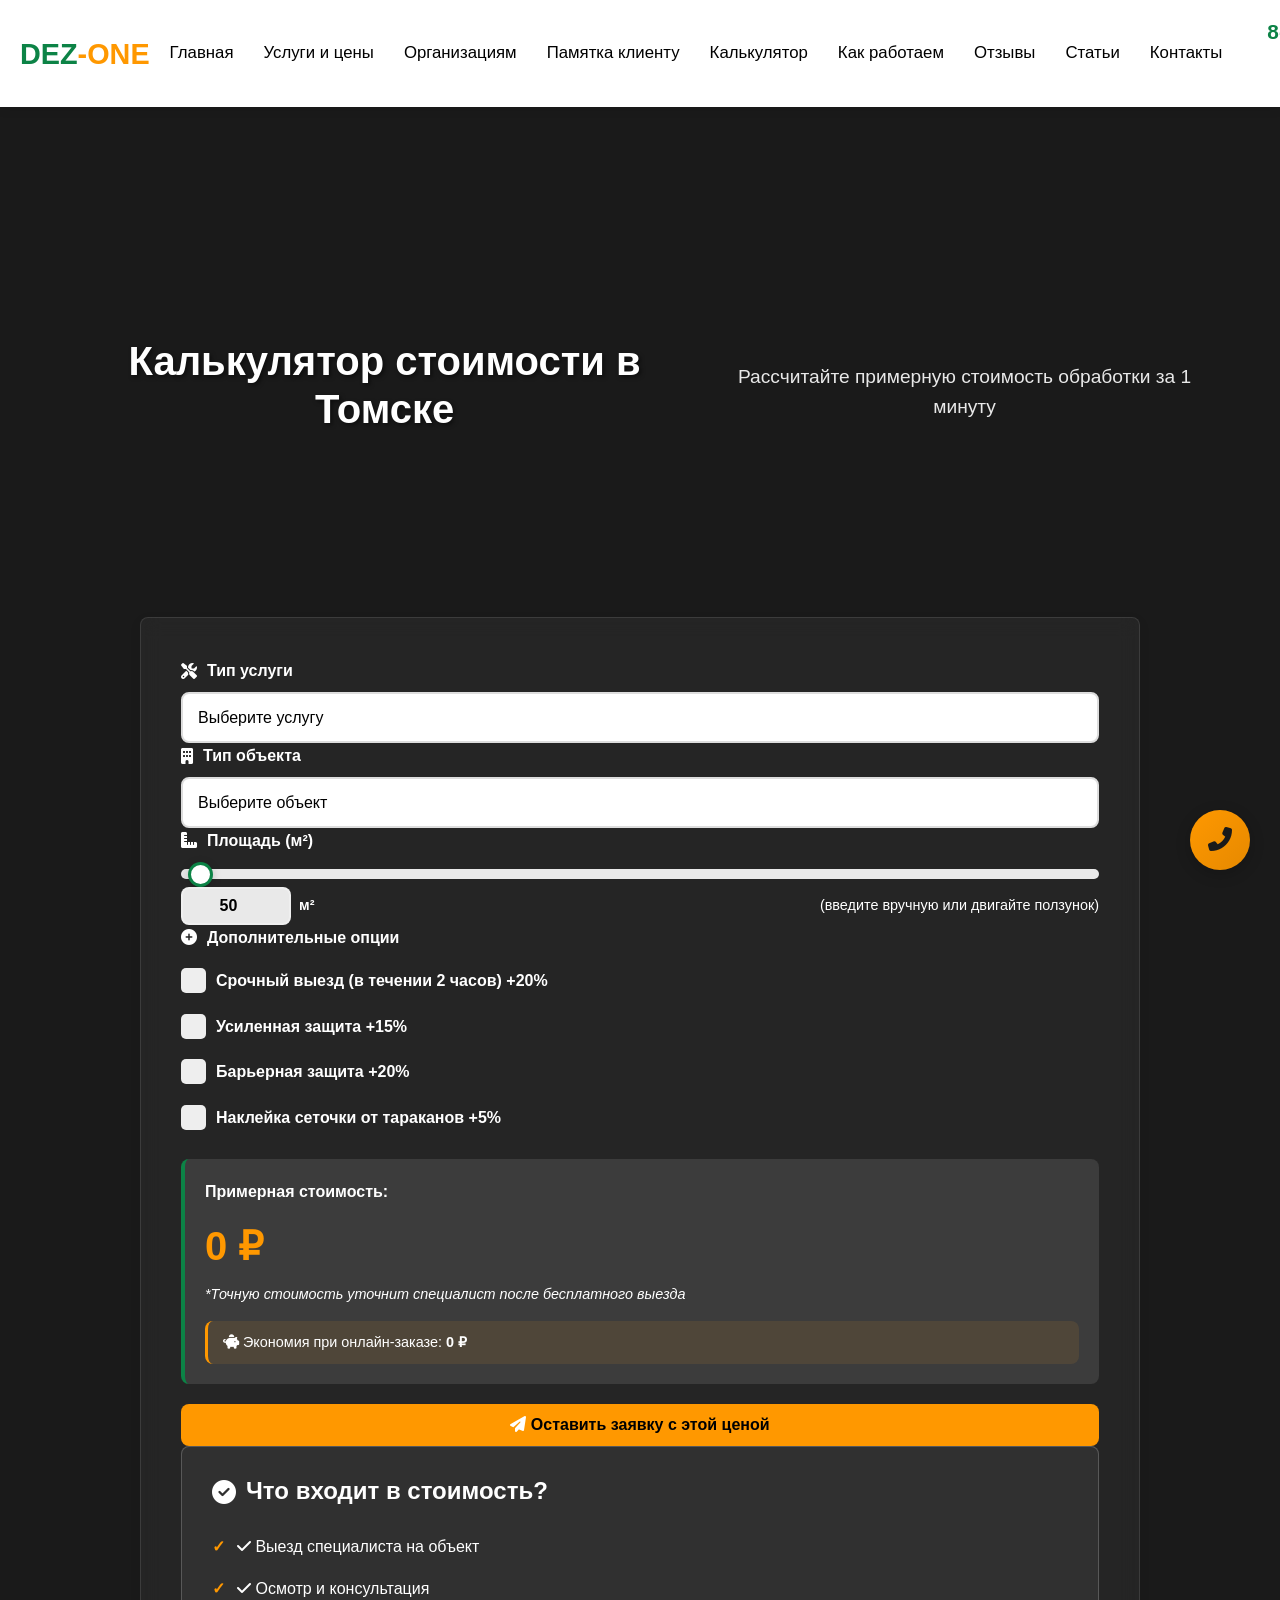
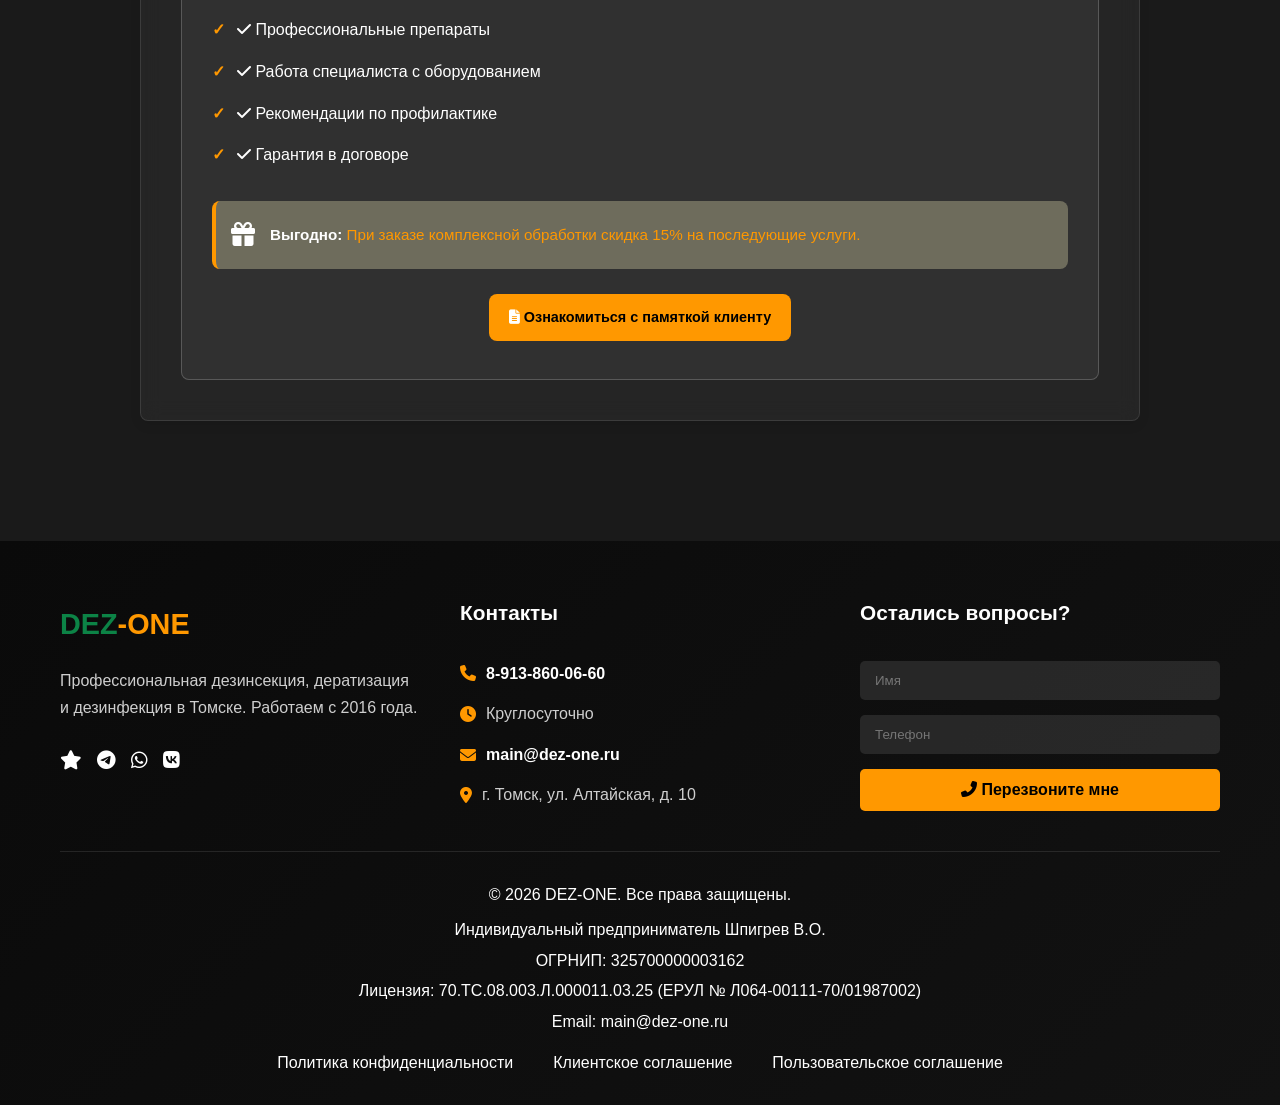
<file: calculator.html>
<!DOCTYPE html>
<html lang="ru">
<head>

    
<!-- Yandex.Metrika counter -->
<script type="text/javascript">
    (function(m,e,t,r,i,k,a){
        m[i]=m[i]||function(){(m[i].a=m[i].a||[]).push(arguments)};
        m[i].l=1*new Date();
        for (var j = 0; j < document.scripts.length; j++) {if (document.scripts[j].src === r) { return; }}
        k=e.createElement(t),a=e.getElementsByTagName(t)[0],k.async=1,k.src=r,a.parentNode.insertBefore(k,a)
    })(window, document,'script','https://mc.yandex.ru/metrika/tag.js?id=108186352', 'ym');

    ym(108186352, 'init', {ssr:true, webvisor:true, clickmap:true, ecommerce:"dataLayer", referrer: document.referrer, url: location.href, accurateTrackBounce:true, trackLinks:true});
</script>
<noscript><div><img src="https://mc.yandex.ru/watch/108186352" style="position:absolute; left:-9999px;" alt="" /></div></noscript>
<!-- /Yandex.Metrika counter -->



    <meta charset="UTF-8">
    <meta http-equiv="Content-Security-Policy" content="default-src 'self'; script-src 'self' 'unsafe-inline' https://mc.yandex.ru https://cdnjs.cloudflare.com; style-src 'self' 'unsafe-inline' https://fonts.googleapis.com https://cdnjs.cloudflare.com; font-src 'self' https://fonts.gstatic.com https://cdnjs.cloudflare.com data:; img-src 'self' data: https: ; connect-src 'self' https://api.jsonbin.io https://mc.yandex.ru wss://mc.yandex.ru https://*.workers.dev; frame-src https://mc.yandex.ru; object-src 'none'; base-uri 'self'; form-action 'self';">
    <meta name="referrer" content="strict-origin-when-cross-origin">
    <meta http-equiv="X-Content-Type-Options" content="nosniff">
    <meta http-equiv="Permissions-Policy" content="geolocation=(), microphone=(), camera=()">
    <meta name="viewport" content="width=device-width, initial-scale=1.0, maximum-scale=1.0, user-scalable=yes">
    <meta http-equiv="X-UA-Compatible" content="IE=edge">
    <title>Калькулятор стоимости услуг в Томске | DEZ-ONE</title>
    <meta name="description" content="Рассчитайте примерную стоимость дезинсекции, дератизации или дезинфекции в Томске онлайн за 1 минуту.">
    
    <!-- Favicon -->
    <link rel="icon" type="image/x-icon" href="/favicon.ico">
    <link rel="icon" type="image/png" sizes="32x32" href="/favicon-32x32.png">
    <link rel="icon" type="image/png" sizes="16x16" href="/favicon-16x16.png">
    <link rel="apple-touch-icon" sizes="180x180" href="/apple-touch-icon.png">
    <link rel="shortcut icon" href="/favicon.ico">
    
    <link rel="stylesheet" href="css/style.css?v=5.0">
    <link rel="stylesheet" href="css/responsive.css?v=5.0">
    <link rel="stylesheet" href="css/animations.css?v=5.0">
    <link rel="stylesheet" href="css/web-background.css?v=5.0">
    <link rel="stylesheet" href="https://cdnjs.cloudflare.com/ajax/libs/font-awesome/6.4.0/css/all.min.css">
    <link rel="preconnect" href="https://fonts.googleapis.com">
    <link rel="preconnect" href="https://fonts.gstatic.com" crossorigin>
    <link href="https://fonts.googleapis.com/css2?family=Montserrat:wght@400;500;600;700;800&family=Open+Sans:wght@400;500;600&display=swap" rel="stylesheet">
    <style>
        /* Специальные стили для страницы калькулятора */
        .calculator-page {
            background: #1a1a1a !important;
            min-height: 100vh;
            padding: 40px 0 80px;
        }
        
        .calculator-page .page-header {
            background: transparent !important;
            padding: 60px 0 20px;
            text-align: center;
        }
        
        .calculator-page .page-header h1 {
            color: #ffffff !important;
            font-size: 2.5rem;
            margin-bottom: 15px;
            text-shadow: 2px 2px 4px rgba(0,0,0,0.5);
        }
        
        .calculator-page .page-header p {
            color: rgba(255,255,255,0.9) !important;
            font-size: 1.2rem;
            max-width: 600px;
            margin: 0 auto;
        }
        
        .calculator-page .calculator {
            background: transparent !important;
            padding: 20px 0 40px;
        }
        
        .calculator-page .calculator__wrapper {
            background: rgba(255, 255, 255, 0.05) !important;
            border: 1px solid rgba(255,255,255,0.1);
            max-width: 1000px;
            margin: 0 auto;
        }
        
        .calculator-page .calculator,
        .calculator-page .calculator *,
        .calculator-page .calculator label,
        .calculator-page .calculator .checkbox-text,
        .calculator-page .calculator .range-value,
        .calculator-page .calculator .result-label,
        .calculator-page .calculator .info-title,
        .calculator-page .calculator .info-list li,
        .calculator-page .calculator .result-price,
        .calculator-page .calculator .result-savings,
        .calculator-page .calculator .savings-amount,
        .calculator-page .calculator .result-note {
            color: #ffffff !important;
        }
        
        .calculator-page .calculator .tip-content,
        .calculator-page .calculator .result-price {
            color: #ff9800 !important;
        }
        
        .calculator-page .calculator select,
        .calculator-page .calculator input {
            color: #000000 !important;
            background: rgba(255, 255, 255, 0.9) !important;
        }
        
        .calculator-page .calculator__info {
            background: rgba(255, 255, 255, 0.05) !important;
        }
        
        .calculator-page .btn--primary {
            background: #ff9800 !important;
            color: #000000 !important;
            font-weight: 700;
        }
        
        .calculator-page .btn--primary:hover {
            background: #e68900 !important;
        }
        
        .calculator-page .btn--secondary {
            background: #ff9800 !important;
            color: #000000 !important;
        }

        .consent-link {
            color: #ff9800 !important;
            text-decoration: underline;
            cursor: pointer;
            background: none;
            border: none;
            padding: 0;
            font-size: inherit;
            font-family: inherit;
        }
        .consent-link:hover {
            color: #e68900 !important;
        }
    </style>
</head>
<body>

    <!-- ПРИНУДИТЕЛЬНЫЕ СТИЛИ ДЛЯ МОДАЛЬНЫХ ОКОН -->
    <style>
        #orderModal .modal__content,
        #consultModal .modal__content {
            background: linear-gradient(135deg, #1a1a1a 0%, #2a2a2a 100%) !important;
        }
        
        #orderModal *:not(button):not(.btn),
        #consultModal *:not(button):not(.btn) {
            color: #ffffff !important;
        }
        
        #orderModal input,
        #consultModal input,
        #orderModal textarea,
        #consultModal textarea {
            background-color: #333333 !important;
            color: #ffffff !important;
            border-color: #555555 !important;
        }
        
        #orderModal input::placeholder,
        #consultModal input::placeholder,
        #orderModal textarea::placeholder,
        #consultModal textarea::placeholder {
            color: #aaaaaa !important;
        }
        
        #orderModal .checkbox-text,
        #consultModal .checkbox-text {
            color: #ffffff !important;
        }
    </style>

    <!-- Анимированный фон с паутинкой -->
    <div class="web-background">
        <div class="web-line web-1"></div>
        <div class="web-line web-2"></div>
        <div class="web-line web-3"></div>
        <div class="web-line web-4"></div>
        <div class="web-line web-5"></div>
        <div class="web-line web-6"></div>
        <div class="web-line web-7"></div>
        <div class="web-line web-8"></div>
        <div class="web-line web-9"></div>
        <div class="web-line web-10"></div>
        <div class="web-grid"></div>
        <div class="spider spider-1"></div>
        <div class="spider spider-2"></div>
        <div class="spider spider-3"></div>
        <div class="spider spider-4"></div>
        <div class="spider spider-5"></div>
        <div class="web-drop drop-1"></div>
        <div class="web-drop drop-2"></div>
        <div class="web-drop drop-3"></div>
        <div class="web-drop drop-4"></div>
        <div class="web-drop drop-5"></div>
    </div>

    <!-- Анимированный фон сайта -->
    <div class="site-background">
        <div class="bg-particle p1"></div>
        <div class="bg-particle p2"></div>
        <div class="bg-particle p3"></div>
        <div class="bg-particle p4"></div>
        <div class="bg-particle p5"></div>
        <div class="bg-particle p6"></div>
        <div class="bg-particle p7"></div>
        <div class="bg-particle p8"></div>
        <div class="bg-particle p9"></div>
        <div class="bg-particle p10"></div>
        <div class="bg-shine"></div>
    </div>

    <!-- Шапка сайта -->
    <header class="header">
        <div class="container header__container">
            <a href="index.html" class="logo">
                <span class="logo__primary">DEZ</span><span class="logo__secondary">-ONE</span>
            </a>
            <button class="nav__toggle" aria-label="Открыть меню">
                <span></span>
                <span></span>
                <span></span>
            </button>
            <nav class="nav">
                <ul class="nav__list">
                    <li><a href="index.html">Главная</a></li>
                    <li><a href="services.html">Услуги и цены</a></li>
                    <li><a href="organizations.html">Организациям</a></li>
                    <li><a href="client-memo.html">Памятка клиенту</a></li>
                    <li><a href="calculator.html" class="active">Калькулятор</a></li>
                    <li><a href="index.html#process">Как работаем</a></li>
                    <li><a href="index.html#reviews">Отзывы</a></li>
                    <li><a href="blog.html">Статьи</a></li>
                    <li><a href="index.html#contacts">Контакты</a></li>
                </ul>
            </nav>
            <div class="header__contacts">
                <a href="tel:+79138600660" class="phone" data-dez-phone="phone">8-913-860-06-60</a>
                <p class="work-hours" data-dez-work-hours="work-hours">Круглосуточно</p>
            </div>
        </div>
    </header>

    <main class="calculator-page">
        <div class="container">
            <div class="page-header">
                <h1 class="animate-on-scroll" data-animation="fadeInUp">Калькулятор стоимости в Томске</h1>
                <p class="animate-on-scroll" data-animation="fadeInUp" data-delay="200">Рассчитайте примерную стоимость обработки за 1 минуту</p>
            </div>

            <!-- Калькулятор -->
            <section class="calculator">
                <div class="calculator__wrapper">
                    <form id="calculatorForm" class="calculator-form">
                        <div class="form-group animate-on-scroll" data-animation="fadeInLeft">
                            <label for="serviceType"><i class="fas fa-tools"></i> Тип услуги</label>
                            <select id="serviceType" name="serviceType" required class="select-animated" style="color: #000000 !important; background-color: #ffffff !important;">
                                <option value="" disabled selected style="color: #000000 !important;">Выберите услугу</option>
                                <option value="disinsection" style="color: #000000 !important;">Дезинсекция</option>
                                <option value="deratization" style="color: #000000 !important;">Дератизация</option>
                                <option value="cockroach" style="color: #000000 !important;">Уничтожение тараканов</option>
                                <option value="bedbug" style="color: #000000 !important;">Уничтожение клопов</option>
                                <option value="rodent" style="color: #000000 !important;">Уничтожение грызунов</option>
                                <option value="disinfection" style="color: #000000 !important;">Дезинфекция помещений</option>
                                <option value="complex" style="color: #000000 !important;">Комплексная обработка</option>
                                <option value="acaricidal" style="color: #000000 !important;">Акарицидная обработка</option>
                                <option value="demercurization" style="color: #000000 !important;">Демиркуризация</option>
                                <option value="odor_removal" style="color: #000000 !important;">Уничтожение запахов</option>
                                <option value="cleaning" style="color: #000000 !important;">Клининговые услуги</option>
                            </select>
                        </div>
                        
                        <div class="form-group animate-on-scroll" data-animation="fadeInLeft" data-delay="100">
                            <label for="propertyType"><i class="fas fa-building"></i> Тип объекта</label>
                            <select id="propertyType" name="propertyType" required class="select-animated" style="color: #000000 !important; background-color: #ffffff !important;">
                                <option value="" disabled selected style="color: #000000 !important;">Выберите объект</option>
                                <option value="flat" style="color: #000000 !important;">Квартира</option>
                                <option value="house" style="color: #000000 !important;">Частный дом</option>
                                <option value="office" style="color: #000000 !important;">Офис</option>
                                <option value="cafe" style="color: #000000 !important;">Кафе/ресторан</option>
                                <option value="warehouse" style="color: #000000 !important;">Склад/производство</option>
                            </select>
                        </div>
                        
                        <div class="form-group animate-on-scroll" data-animation="fadeInLeft" data-delay="200">
                            <label for="area"><i class="fas fa-ruler-combined"></i> Площадь (м²)</label>
                            <div class="range-container">
                                <input type="range" id="area" name="area" min="10" max="5000" value="50" step="10" class="range-slider">
                                <div class="range-value" style="display:flex; align-items:center; gap:12px; flex-wrap:wrap;">
                                    <div style="display:flex; align-items:center; gap:8px;">
                                        <input type="number" id="areaInput" min="10" max="5000" step="1" value="50" aria-label="Введите площадь в м²" style="width:110px; padding:8px 10px; border:2px solid rgba(255,255,255,0.3); border-radius:8px; background:rgba(255,255,255,0.95); color:#000; font-size:1rem; font-weight:600; text-align:center;">
                                        <span id="areaValue" style="font-weight:700;">м²</span>
                                    </div>
                                    <span class="range-hint">(введите вручную или двигайте ползунок)</span>
                                </div>
                            </div>
                        </div>
                        
                        <div class="form-group animate-on-scroll" data-animation="fadeInLeft" data-delay="300">
                            <label><i class="fas fa-plus-circle"></i> Дополнительные опции</label>
                            <div class="checkbox-group">
                                <label class="checkbox checkbox-modern">
                                    <input type="checkbox" name="options" value="urgent">
                                    <span class="checkmark"></span>
                                    <span class="checkbox-text">Срочный выезд (в течении 2 часов) +20%</span>
                                </label>
                                <label class="checkbox checkbox-modern">
                                    <input type="checkbox" name="options" value="strengthened">
                                    <span class="checkmark"></span>
                                    <span class="checkbox-text">Усиленная защита +15%</span>
                                </label>
                                <label class="checkbox checkbox-modern">
                                    <input type="checkbox" name="options" value="barrier">
                                    <span class="checkmark"></span>
                                    <span class="checkbox-text">Барьерная защита +20%</span>
                                </label>
                                <label class="checkbox checkbox-modern">
                                    <input type="checkbox" name="options" value="sticker">
                                    <span class="checkmark"></span>
                                    <span class="checkbox-text">Наклейка сеточки от тараканов +5%</span>
                                </label>
                            </div>
                        </div>
                        
                        <div class="calculator__result animate-on-scroll" data-animation="zoomIn">
                            <div class="result-label">Примерная стоимость:</div>
                            <div class="result-price" id="totalPrice">2 500 ₽</div>
                            <div class="result-note">*Точную стоимость уточнит специалист после бесплатного выезда</div>
                            <div class="result-savings">
                                <i class="fas fa-piggy-bank"></i> Экономия при онлайн-заказе: <span class="savings-amount">300 ₽</span>
                            </div>
                        </div>
                        
                        <button type="submit" class="btn btn--primary btn--block btn-pulse animate-on-scroll" data-animation="fadeInUp">
                            <i class="fas fa-paper-plane"></i> Оставить заявку с этой ценой
                        </button>
                    </form>
                    
                    <div class="calculator__info animate-on-scroll" data-animation="fadeInRight">
                        <h3 class="info-title"><i class="fas fa-check-circle"></i> Что входит в стоимость?</h3>
                        <ul class="info-list">
                            <li><i class="fas fa-check"></i> Выезд специалиста на объект</li>
                            <li><i class="fas fa-check"></i> Осмотр и консультация</li>
                            <li><i class="fas fa-check"></i> Профессиональные препараты</li>
                            <li><i class="fas fa-check"></i> Работа специалиста с оборудованием</li>
                            <li><i class="fas fa-check"></i> Рекомендации по профилактике</li>
                            <li><i class="fas fa-check"></i> Гарантия в договоре</li>
                        </ul>
                        
                        <div class="info-tip">
                            <div class="tip-icon">
                                <i class="fas fa-gift"></i>
                            </div>
                            <div class="tip-content">
                                <strong>Выгодно:</strong> При заказе комплексной обработки скидка 15% на последующие услуги.
                            </div>
                        </div>
                        
                        <div style="margin-top: 25px; text-align: center;">
                            <a href="client-memo.html" class="btn btn--secondary" style="display: inline-block; padding: 12px 20px; font-size: 0.9rem; background: #ff9800; color: #000000;">
                                <i class="fas fa-file-alt"></i> Ознакомиться с памяткой клиенту
                            </a>
                        </div>
                    </div>
                </div>
            </section>
        </div>
    </main>

    <!-- Модальное окно консультации -->
    <div class="modal" id="consultModal">
        <div class="modal__content" style="max-width: 600px; width: 90%; padding: 40px;">
            <button class="modal__close" aria-label="Закрыть">&times;</button>
            <h3 class="modal__title" style="font-size: 2rem; margin-bottom: 10px; color: #0c8346;">Бесплатная консультация</h3>
            <p class="modal__text" style="font-size: 1.1rem; margin-bottom: 30px; color: #5a6268;">Оставьте контакты, и наш специалист перезвонит вам в течение 15 минут</p>
            <form id="consultForm" class="contact-form" style="display: flex; flex-direction: column; gap: 20px;">
                <div class="form-group" style="width: 100%;"><label for="consultName" style="font-weight: 600; margin-bottom: 8px; display: block; color: #333;">Ваше имя <span style="color: #ff0000;">*</span></label><input type="text" id="consultName" name="name" placeholder="Введите ваше имя" required style="width: 100%; padding: 15px 18px; border: 2px solid #e0e0e0; border-radius: 8px; font-size: 1rem; transition: all 0.3s; box-sizing: border-box;"></div>
                <div class="form-group" style="width: 100%;"><label for="consultPhone" style="font-weight: 600; margin-bottom: 8px; display: block; color: #333;">Номер телефона <span style="color: #ff0000;">*</span></label><input type="tel" id="consultPhone" name="phone" placeholder="+7 (___) ___-__-__" required style="width: 100%; padding: 15px 18px; border: 2px solid #e0e0e0; border-radius: 8px; font-size: 1rem; transition: all 0.3s; box-sizing: border-box;"></div>
                <div class="form-group" style="width: 100%;"><label for="consultMessage" style="font-weight: 600; margin-bottom: 8px; display: block; color: #333;">Сообщение</label><textarea id="consultMessage" name="message" placeholder="Опишите вашу проблему (необязательно)" rows="3" style="width: 100%; padding: 15px 18px; border: 2px solid #e0e0e0; border-radius: 8px; font-size: 1rem; transition: all 0.3s; font-family: inherit; resize: vertical; box-sizing: border-box;"></textarea></div>
                <button type="submit" class="btn btn--primary btn--block" style="padding: 16px; font-size: 1.2rem; font-weight: 700; background: #0c8346; color: white; border: none; border-radius: 8px; cursor: pointer; transition: all 0.3s; margin-top: 10px;"><i class="fas fa-phone-alt"></i> Жду звонка</button>
                <p class="form-note" style="font-size: 0.9rem; color: #5a6268; text-align: center; margin-top: 15px;">Нажимая кнопку, вы соглашаетесь с <button type="button" class="consent-link" data-modal="consent" style="background: none; border: none; color: #0c8346; text-decoration: underline; cursor: pointer; padding: 0; font-size: 0.9rem;">обработкой персональных данных</button></p>
            </form>
        </div>
    </div>

    <!-- Модальное окно заказа -->
    <div class="modal" id="orderModal">
        <div class="modal__content" style="max-width: 600px; width: 90%; padding: 40px;">
            <button class="modal__close" aria-label="Закрыть">&times;</button>
            <h3 class="modal__title" style="font-size: 2rem; margin-bottom: 10px; color: #0c8346;">Вызов специалиста</h3>
            <p class="modal__text" style="font-size: 1.1rem; margin-bottom: 30px; color: #5a6268;">Мы перезвоним для уточнения деталей и согласования времени выезда</p>
            <form id="orderForm" class="contact-form" style="display: flex; flex-direction: column; gap: 20px;">
                <div class="form-group" style="width: 100%;"><label for="orderName" style="font-weight: 600; margin-bottom: 8px; display: block; color: #333;">Ваше имя <span style="color: #ff0000;">*</span></label><input type="text" id="orderName" name="name" placeholder="Введите ваше имя" required style="width: 100%; padding: 15px 18px; border: 2px solid #e0e0e0; border-radius: 8px; font-size: 1rem; transition: all 0.3s; box-sizing: border-box;"></div>
                <div class="form-group" style="width: 100%;"><label for="orderPhone" style="font-weight: 600; margin-bottom: 8px; display: block; color: #333;">Номер телефона <span style="color: #ff0000;">*</span></label><input type="tel" id="orderPhone" name="phone" placeholder="+7 (___) ___-__-__" required style="width: 100%; padding: 15px 18px; border: 2px solid #e0e0e0; border-radius: 8px; font-size: 1rem; transition: all 0.3s; box-sizing: border-box;"></div>
                <div class="form-group" style="width: 100%;"><label for="serviceInput" style="font-weight: 600; margin-bottom: 8px; display: block; color: #333;">Опишите ваш запрос</label><textarea name="service" id="serviceInput" placeholder="Опишите, какая услуга вам нужна, площадь помещения и т.д." rows="3" required style="width: 100%; padding: 15px 18px; border: 2px solid #e0e0e0; border-radius: 8px; font-size: 1rem; transition: all 0.3s; font-family: inherit; resize: vertical; box-sizing: border-box;"></textarea></div>
                <div class="form-group" style="width: 100%;"><label for="orderAddress" style="font-weight: 600; margin-bottom: 8px; display: block; color: #333;">Адрес объекта <span style="color: #ff0000;">*</span></label><textarea id="orderAddress" name="address" placeholder="Введите адрес: город, улица, дом, квартира" required rows="3" style="width: 100%; padding: 15px 18px; border: 2px solid #e0e0e0; border-radius: 8px; font-size: 1rem; transition: all 0.3s; font-family: inherit; resize: vertical; box-sizing: border-box;"></textarea></div>
                <div style="margin: 15px 0; padding: 20px; background-color: #0c8346; border-radius: 8px;"><label style="display: flex; align-items: flex-start; gap: 15px; cursor: pointer; color: #ffffff;"><input type="checkbox" name="clientMemoAgreement" id="clientMemoAgreement" required style="width: 20px; height: 20px; margin-top: 2px; cursor: pointer; accent-color: #ff9800; flex-shrink: 0;"><span style="color: #ffffff; font-size: 1rem; line-height: 1.4; flex: 1;">Я ознакомлен(а) и согласен(на) с <a href="client-memo.html" target="_blank" style="color: #ff9800; text-decoration: underline; font-weight: 600;">Памяткой клиенту</a> и обязуюсь соблюдать все правила поведения после обработки</span></label></div>
                <button type="submit" class="btn btn--primary btn--block" id="orderSubmitBtn" disabled style="padding: 16px; font-size: 1.2rem; font-weight: 700; background: #0c8346; color: white; border: none; border-radius: 8px; cursor: pointer; transition: all 0.3s; margin-top: 10px;"><i class="fas fa-phone-alt"></i> Вызвать специалиста</button>
                <p class="form-note" style="font-size: 0.9rem; color: #5a6268; text-align: center; margin-top: 15px;">Нажимая кнопку, вы соглашаетесь с <button type="button" class="consent-link" data-modal="consent" style="background: none; border: none; color: #0c8346; text-decoration: underline; cursor: pointer; padding: 0; font-size: 0.9rem;">обработкой персональных данных</button></p>
            </form>
        </div>
    </div>

    <!-- ФУТЕР с полной информацией об ИП -->
    <footer id="contacts" class="footer" style="background: linear-gradient(135deg, #0a0a0a 0%, #121212 100%); padding: 60px 0 30px; color: #ffffff;">
        <div class="container">
            <div class="footer__grid" style="display: grid; grid-template-columns: repeat(auto-fit, minmax(250px, 1fr)); gap: 40px; margin-bottom: 40px;">
                <div class="footer__col">
                    <a href="index.html" class="footer-logo" style="font-size: 1.8rem; font-weight: 800; color: #ffffff; text-decoration: none; display: inline-block; margin-bottom: 20px;">
                        <span style="color: #0c8346;">DEZ</span><span style="color: #ff9800;">-ONE</span>
                    </a>
                    <p style="color: rgba(255,255,255,0.8); line-height: 1.7; margin-bottom: 25px;">Профессиональная дезинсекция, дератизация и дезинфекция в Томске. Работаем с 2016 года.</p>
                    <div class="social-links" style="display: flex; gap: 15px;" data-dez-social-container>
                        <a href="https://max.ru/profile/79138572271" target="_blank" data-dez-social="max" style="color: #ffffff; font-size: 1.2rem;" aria-label="MAX"><i class="fas fa-star"></i></a>
                        <a href="https://t.me/dezon_pro" target="_blank" data-dez-social="telegram" style="color: #ffffff; font-size: 1.2rem;"><i class="fab fa-telegram"></i></a>
                        <a href="#" data-dez-social="whatsapp" style="color: #ffffff; font-size: 1.2rem;"><i class="fab fa-whatsapp"></i></a>
                        <a href="#" data-dez-social="vk" style="color: #ffffff; font-size: 1.2rem;" target="_blank"><i class="fab fa-vk"></i></a>
                    </div>
                </div>
                
                <div class="footer__col">
                    <h4 style="color: #ffffff; font-size: 1.3rem; margin-bottom: 25px; position: relative; padding-bottom: 10px;">Контакты</h4>
                    <div style="display: flex; flex-direction: column; gap: 15px;">
                        <a href="tel:+79138600660" style="color: #ffffff; text-decoration: none; font-weight: 600; display: flex; align-items: center; gap: 10px;" data-dez-phone="phone">
                            <i class="fas fa-phone" style="color: #ff9800;"></i> 8-913-860-06-60
                        </a>
                        <p style="color: rgba(255,255,255,0.8); display: flex; align-items: center; gap: 10px; margin: 0;" data-dez-work-hours="work-hours">
                            <i class="fas fa-clock" style="color: #ff9800;"></i> Круглосуточно
                        </p>
                        <a href="mailto:main@dez-one.ru" style="color: #ffffff; text-decoration: none; font-weight: 600; display: flex; align-items: center; gap: 10px;" data-dez-email="email">
                            <i class="fas fa-envelope" style="color: #ff9800;"></i> main@dez-one.ru
                        </a>
                        <p style="color: rgba(255,255,255,0.8); display: flex; align-items: center; gap: 10px; margin: 0;" data-dez-address="address">
                            <i class="fas fa-map-marker-alt" style="color: #ff9800;"></i> г. Томск, ул. Алтайская, д. 10
                        </p>
                    </div>
                </div>
                
                <div class="footer__col">
                    <h4 style="color: #ffffff; font-size: 1.3rem; margin-bottom: 25px; position: relative; padding-bottom: 10px;">Остались вопросы?</h4>
                    <form id="footerForm" style="display: flex; flex-direction: column; gap: 15px;">
                        <input type="text" name="name" placeholder="Имя" required style="padding: 12px 15px; border-radius: 5px; border: none; background: rgba(255,255,255,0.1); color: #ffffff;">
                        <input type="tel" name="phone" placeholder="Телефон" required style="padding: 12px 15px; border-radius: 5px; border: none; background: rgba(255,255,255,0.1); color: #ffffff;">
                        <button type="submit" class="btn btn--primary" style="background: #ff9800; color: #000000; border: none; padding: 12px; font-weight: 600; cursor: pointer; border-radius: 5px;">
                            <i class="fas fa-phone-alt"></i> Перезвоните мне
                        </button>
                    </form>
                </div>
            </div>
            
            <div style="border-top: 1px solid rgba(255,255,255,0.1); padding-top: 30px; text-align: center;">
                <p style="color: #ffffff; margin: 0 0 10px 0;">&copy; 2026 DEZ-ONE. Все права защищены.</p>
                <p style="color: #ffffff; margin: 0 0 5px 0;">Индивидуальный предприниматель Шпигрев В.О.</p>
                <p style="color: #ffffff; margin: 0 0 5px 0;">ОГРНИП: 325700000003162</p>
                <p style="color: #ffffff; margin: 0 0 5px 0;">Лицензия: 70.ТС.08.003.Л.000011.03.25 (ЕРУЛ № Л064-00111-70/01987002)</p>
                <p style="color: #ffffff; margin: 0;">Email: main@dez-one.ru</p>
                <div style="display: flex; gap: 20px; flex-wrap: wrap; justify-content: center; margin-top: 15px;">
                    <a href="#" class="footer__link" id="privacyPolicyLink" style="color: #ffffff; text-decoration: none;">Политика конфиденциальности</a>
                    <a href="#" class="footer__link" id="clientAgreementLink" style="color: #ffffff; text-decoration: none;">Клиентское соглашение</a>
                    <a href="#" class="footer__link" id="userAgreementLink" style="color: #ffffff; text-decoration: none;">Пользовательское соглашение</a>
                </div>
            </div>
        </div>
    </footer>

    <!-- Виджет обратного звонка -->
    <button class="callback-widget" aria-label="Заказать обратный звонок" data-modal="consult"><span class="callback-widget__icon"><i class="fas fa-phone-alt"></i></span><span class="callback-widget__text">Заказать звонок</span></button>

    <!-- Кнопка наверх -->
    <button class="scroll-top" aria-label="Наверх"><i class="fas fa-chevron-up"></i></button>

    <!-- Модальное окно Политики конфиденциальности -->
    <div class="modal" id="privacyPolicyModal">
        <div class="modal__content" style="max-width: 800px; max-height: 80vh; overflow-y: auto; background: linear-gradient(135deg, #1a1a1a 0%, #2a2a2a 100%); color: #ffffff !important;">
            <button class="modal__close" aria-label="Закрыть" style="color: #ffffff;">&times;</button>
            <h3 class="modal__title" style="color: #ff9800; margin-bottom: 25px;" data-dez-agreement-title="privacy">Политика конфиденциальности</h3>
            <div style="text-align: left; color: #ffffff !important;" data-dez-agreement-content="privacy">
                <h4 style="color: #ff9800; margin-top: 20px; margin-bottom: 10px;">1. Общие положения</h4>
                <p style="color: #ffffff !important;">1.1. Настоящая Политика конфиденциальности (далее — Политика) является официальным документом Индивидуального предпринимателя Шпигрева В.О. (ОГРНИП 325700000003162), действующего на основании законодательства РФ, и определяет порядок обработки и защиты информации о физических и юридических лицах (далее — Пользователи), использующих Сайт https://dez-one.ru (далее — Сайт).</p>
                <p style="color: #ffffff !important;">1.2. Целью Политики является обеспечение защиты прав и свобод Пользователя при обработке его персональных данных, в том числе защиты прав на неприкосновенность частной жизни, личную и семейную тайну.</p>
                <p style="color: #ffffff !important;">1.3. Использование Сайта означает безоговорочное согласие Пользователя с настоящей Политикой. В случае несогласия с условиями Политики Пользователь обязан прекратить использование Сайта.</p>
                <p style="color: #ffffff !important;">1.4. Действующая редакция Политики находится на Сайте в открытом доступе. Оператор имеет право вносить изменения в Политику. Новая редакция Политики вступает в силу с момента ее размещения на Сайте, если иное не предусмотрено новой редакцией.</p>
                <h4 style="color: #ff9800; margin-top: 20px; margin-bottom: 10px;">2. Персональная информация пользователей</h4>
                <p style="color: #ffffff !important;">2.1. Под персональной информацией в настоящей Политике понимается:</p>
                <ul style="list-style-type: disc; padding-left: 30px; margin-bottom: 15px; color: #ffffff !important;"><li style="color: #ffffff !important;">Информация, которую Пользователь предоставляет о себе самостоятельно при заполнении форм обратной связи, регистрации, оформлении заказа на Сайте, включая: фамилию, имя, отчество; номер контактного телефона; адрес электронной почты; адрес местонахождения объекта; иные данные, предоставляемые Пользователем.</li><li style="color: #ffffff !important;">Данные, которые автоматически передаются Сайтом в процессе его использования с помощью установленного на устройстве Пользователя программного обеспечения, в том числе IP-адрес, информация из cookie, данные об используемом браузере, время доступа, реферер (адрес предыдущей страницы).</li></ul>
                <p style="color: #ffffff !important;">2.2. Оператор не обрабатывает специальные категории персональных данных, касающиеся расовой, национальной принадлежности, политических взглядов, религиозных или философских убеждений, состояния здоровья, интимной жизни.</p>
                <h4 style="color: #ff9800; margin-top: 20px; margin-bottom: 10px;">3. Цели сбора и обработки персональной информации</h4>
                <p style="color: #ffffff !important;">3.1. Оператор осуществляет сбор и обработку только той персональной информации, которая необходима для исполнения договоров и соглашений с Пользователем, а также для соблюдения требований законодательства РФ.</p>
                <p style="color: #ffffff !important;">3.2. Персональная информация Пользователя используется в следующих целях:</p>
                <ul style="list-style-type: disc; padding-left: 30px; margin-bottom: 15px; color: #ffffff !important;"><li style="color: #ffffff !important;">Идентификация Пользователя в рамках договоров оказания услуг;</li><li style="color: #ffffff !important;">Связь с Пользователем, включая направление уведомлений, запросов и информации, касающихся использования Сайта, оказания услуг;</li><li style="color: #ffffff !important;">Обработка заявок и запросов Пользователя;</li><li style="color: #ffffff !important;">Улучшение качества работы Сайта, удобства его использования;</li><li style="color: #ffffff !important;">Проведение статистических и иных исследований на основе обезличенных данных;</li><li style="color: #ffffff !important;">Защита прав и законных интересов Оператора и третьих лиц.</li></ul>
                <h4 style="color: #ff9800; margin-top: 20px; margin-bottom: 10px;">4. Условия обработки персональной информации</h4>
                <p style="color: #ffffff !important;">4.1. Обработка персональной информации Пользователя осуществляется с использованием средств автоматизации, а также без использования таких средств, любым законным способом. Обработка производится бессрочно до момента отзыва Пользователем согласия на обработку персональных данных.</p>
                <p style="color: #ffffff !important;">4.2. Оператор не передает персональную информацию Пользователя третьим лицам без его согласия, за исключением случаев, когда это необходимо для исполнения договора (например, для передачи заказа курьерской службе, платежным системам), либо в случаях, установленных законодательством РФ.</p>
                <p style="color: #ffffff !important;">4.3. Оператор принимает все необходимые правовые, организационные и технические меры для защиты персональной информации Пользователя от неправомерного или случайного доступа, уничтожения, изменения, блокирования, копирования, распространения, а также от иных неправомерных действий третьих лиц.</p>
                <p style="color: #ffffff !important;">4.4. При утрате или разглашении персональных данных Оператор уведомляет Пользователя и уполномоченный орган по защите прав субъектов персональных данных в сроки, установленные законодательством РФ.</p>
                <h4 style="color: #ff9800; margin-top: 20px; margin-bottom: 10px;">5. Права и обязанности Пользователей</h4>
                <p style="color: #ffffff !important;">5.1. Пользователь вправе:</p>
                <ul style="list-style-type: disc; padding-left: 30px; margin-bottom: 15px; color: #ffffff !important;"><li style="color: #ffffff !important;">Получать информацию, касающуюся обработки его персональных данных;</li><li style="color: #ffffff !important;">Требовать уточнения своих персональных данных, их блокирования или уничтожения в случае, если персональные данные являются неполными, устаревшими, неточными, незаконно полученными или не являются необходимыми для заявленной цели обработки;</li><li style="color: #ffffff !important;">Отозвать согласие на обработку персональных данных путем направления письменного заявления Оператору;</li><li style="color: #ffffff !important;">Обжаловать действия или бездействие Оператора в уполномоченный орган по защите прав субъектов персональных данных или в судебном порядке.</li></ul>
                <h4 style="color: #ff9800; margin-top: 20px; margin-bottom: 10px;">6. Меры по защите персональных данных</h4>
                <p style="color: #ffffff !important;">6.1. Оператор назначает ответственного за организацию обработки персональных данных.</p>
                <p style="color: #ffffff !important;">6.2. Оператор применяет следующие меры защиты персональных данных: назначение лиц, ответственных за обработку персональных данных; ограничение и разграничение доступа к персональным данным; применение антивирусных средств; использование межсетевых экранов; резервирование данных; контроль за принимаемыми мерами.</p>
                <p style="color: #ffffff !important;">6.3. Обработка персональных данных на бумажных носителях осуществляется в специально выделенных для этого помещениях, с обеспечением сохранности документов.</p>
                <h4 style="color: #ff9800; margin-top: 20px; margin-bottom: 10px;">7. Заключительные положения</h4>
                <p style="color: #ffffff !important;">7.1. Настоящая Политика действует бессрочно до замены ее новой редакцией.</p>
                <p style="color: #ffffff !important;">7.2. Все споры, возникающие из отношений, регулируемых настоящей Политикой, разрешаются путем переговоров. При недостижении согласия спор подлежит рассмотрению в суде по месту регистрации Оператора в соответствии с законодательством РФ.</p>
                <p style="color: #ffffff !important;">7.3. Лица, виновные в нарушении правил обработки персональных данных, несут гражданскую, административную, уголовную и дисциплинарную ответственность в соответствии с законодательством РФ.</p>
                <h4 style="color: #ff9800; margin-top: 20px; margin-bottom: 10px;">8. Контактная информация</h4>
                <p style="color: #ffffff !important;">По всем вопросам, связанным с обработкой персональных данных, Пользователь может обратиться:</p>
                <p style="color: #ffffff !important;">Email: main@dez-one.ru</p>
                <p style="color: #ffffff !important;">Телефон: 8-913-860-06-60</p>
                <p style="color: #ffffff !important;">Адрес для корреспонденции: г. Томск, ул. Алтайская, д. 10</p>
                <p style="color: #ffffff !important;">ИП Шпигрев В.О., ОГРНИП 325700000003162</p>
                <p style="color: #ffffff !important;">Лицензия: 70.ТС.08.003.Л.000011.03.25 (ЕРУЛ № Л064-00111-70/01987002)</p>
                <p style="margin-top: 30px; font-style: italic; color: #ffffff !important;">Дата последнего обновления: 26 февраля 2026 г.</p>
            </div>
            <div style="margin-top: 30px; text-align: center;"><button class="btn btn--primary" onclick="document.getElementById('privacyPolicyModal').classList.remove('active'); document.body.style.overflow = '';">Закрыть</button></div>
        </div>
    </div>

    <!-- Модальное окно Клиентского соглашения -->
    <div class="modal" id="clientAgreementModal">
        <div class="modal__content" style="max-width: 800px; max-height: 80vh; overflow-y: auto; background: linear-gradient(135deg, #1a1a1a 0%, #2a2a2a 100%); color: #ffffff !important;">
            <button class="modal__close" aria-label="Закрыть" style="color: #ffffff;">&times;</button>
            <h3 class="modal__title" style="color: #ff9800; margin-bottom: 25px;" data-dez-agreement-title="client">Клиентское соглашение</h3>
            <div style="text-align: left; color: #ffffff !important;" data-dez-agreement-content="client">
                <h4 style="color: #ff9800; margin-top: 20px; margin-bottom: 10px;">1. Предмет соглашения</h4>
                <p style="color: #ffffff !important;">1.1. Индивидуальный предприниматель Шпигрев В.О. (ОГРНИП 325700000003162) (далее — Исполнитель) обязуется по заданию Заказчика оказать услуги по дезинсекции, дератизации, дезинфекции и иные услуги, указанные на Сайте https://dez-one.ru (далее — Услуги), а Заказчик обязуется принять и оплатить оказанные Услуги.</p>
                <p style="color: #ffffff !important;">1.2. Настоящее Клиентское соглашение является публичной офертой. Акцептом признается оформление Заказчиком заявки на Сайте или по телефону, либо оплата Услуг, либо совершение иных конклюдентных действий, свидетельствующих о согласии с условиями настоящего Соглашения.</p>
                <p style="color: #ffffff !important;">1.3. Факт ознакомления с Памяткой клиенту и настоящим Соглашением подтверждается отметкой в соответствующем поле формы заявки на Сайте.</p>
                <h4 style="color: #ff9800; margin-top: 20px; margin-bottom: 10px;">2. Порядок оказания услуг</h4>
                <p style="color: #ffffff !important;">2.1. Заказчик оставляет заявку на Сайте, по телефону или через мессенджеры. Менеджер Исполнителя связывается с Заказчиком для согласования даты, времени и адреса оказания Услуг, уточнения стоимости.</p>
                <p style="color: #ffffff !important;">2.2. Исполнитель гарантирует прибытие специалиста на объект в согласованное время. В случае задержки более чем на 30 минут Исполнитель уведомляет Заказчика.</p>
                <p style="color: #ffffff !important;">2.3. До начала оказания Услуг специалист Исполнителя проводит осмотр объекта, согласовывает с Заказчиком план обработки, объем работ и окончательную стоимость.</p>
                <p style="color: #ffffff !important;">2.4. Исполнитель использует сертифицированные и безопасные препараты и оборудование. По требованию Заказчика Исполнитель предоставляет копии сертификатов и деклараций соответствия.</p>
                <p style="color: #ffffff !important;">2.5. После оказания Услуг составляется Акт выполненных работ (в простой письменной форме или в форме электронного документа). Подписание Акта Заказчиком подтверждает, что Услуги оказаны надлежащим образом, в полном объеме, претензий к качеству Заказчик не имеет.</p>
                <h4 style="color: #ff9800; margin-top: 20px; margin-bottom: 10px;">3. Обязанности Заказчика</h4>
                <p style="color: #ffffff !important;">3.1. Заказчик обязуется:</p>
                <ul style="list-style-type: decimal; padding-left: 30px; margin-bottom: 15px; color: #ffffff !important;"><li style="color: #ffffff !important;">Обеспечить доступ специалиста на объект в согласованное время;</li><li style="color: #ffffff !important;">Выполнить подготовительные мероприятия, указанные в Памятке клиенту;</li><li style="color: #ffffff !important;">Удалить из помещения людей (особенно детей, беременных женщин, лиц с аллергией) и домашних животных на время обработки и в течение экспозиции;</li><li style="color: #ffffff !important;">Не находиться в помещении во время обработки без специальных средств защиты;</li><li style="color: #ffffff !important;">Соблюдать рекомендации специалиста по завершении обработки (проветривание, уборка);</li><li style="color: #ffffff !important;">Своевременно оплатить услуги.</li></ul>
                <p style="color: #ffffff !important;">3.2. Невыполнение Заказчиком обязанностей, указанных в п. 3.1., освобождает Исполнителя от гарантийных обязательств.</p>
                <h4 style="color: #ff9800; margin-top: 20px; margin-bottom: 10px;">4. Стоимость и порядок расчетов</h4>
                <p style="color: #ffffff !important;">4.1. Стоимость Услуг определяется на основании цен, указанных на Сайте, и фиксируется в заявке. Окончательная стоимость может быть скорректирована после осмотра объекта специалистом.</p>
                <p style="color: #ffffff !important;">4.2. Оплата производится в российских рублях наличными средствами специалисту после оказания Услуг, либо безналичным переводом на расчетный счет Исполнителя.</p>
                <p style="color: #ffffff !important;">4.3. При безналичной оплате моментом оплаты считается поступление денежных средств на расчетный счет Исполнителя.</p>
                <h4 style="color: #ff9800; margin-top: 20px; margin-bottom: 10px;">5. Гарантийные обязательства</h4>
                <p style="color: #ffffff !important;">5.1. Исполнитель предоставляет гарантию на оказанные услуги:</p>
                <ul style="list-style-type: disc; padding-left: 30px; margin-bottom: 15px; color: #ffffff !important;"><li style="color: #ffffff !important;">Дезинсекция — 1 (один) год;</li><li style="color: #ffffff !important;">Дератизация — 1 (один) год;</li><li style="color: #ffffff !important;">Дезинфекция — от 1 до 6 месяцев в зависимости от типа обработки;</li><li style="color: #ffffff !important;">Акарицидная обработка — 1 (один) сезон;</li><li style="color: #ffffff !important;">Демиркуризация — без гарантийных обязательств (разовый акт).</li></ul>
                <p style="color: #ffffff !important;">5.2. Гарантия действует при условии соблюдения Заказчиком всех рекомендаций Исполнителя по подготовке и уборке после обработки, а также при отсутствии повторного заражения извне.</p>
                <p style="color: #ffffff !important;">5.3. Для реализации гарантийного обслуживания Заказчик обязан предоставить доступ специалисту на объект в течение 3 (трех) рабочих дней с момента обнаружения вредителей.</p>
                <h4 style="color: #ff9800; margin-top: 20px; margin-bottom: 10px;">6. Ответственность сторон</h4>
                <p style="color: #ffffff !important;">6.1. Исполнитель несет ответственность за качество оказанных услуг в соответствии с законодательством РФ и настоящим Соглашением.</p>
                <p style="color: #ffffff !important;">6.2. Исполнитель не несет ответственности за порчу имущества Заказчика, если это имущество не было подготовлено к обработке в соответствии с Памяткой клиенту.</p>
                <p style="color: #ffffff !important;">6.3. Заказчик несет ответственность за достоверность предоставленной информации (площадь объекта, степень заражения, наличие детей/животных).</p>
                <p style="color: #ffffff !important;">6.4. Заказчик несет полную ответственность за жизнь и здоровье лиц, оставленных в помещении во время обработки в нарушение требований безопасности.</p>
                <h4 style="color: #ff9800; margin-top: 20px; margin-bottom: 10px;">7. Порядок разрешения споров</h4>
                <p style="color: #ffffff !important;">7.1. Все споры разрешаются путем переговоров с обязательным соблюдением претензионного порядка. Срок ответа на претензию — 10 (десять) рабочих дней.</p>
                <p style="color: #ffffff !important;">7.2. В случае невозможности разрешения спора путем переговоров, спор подлежит рассмотрению в суде по месту регистрации Исполнителя в соответствии с законодательством РФ.</p>
                <h4 style="color: #ff9800; margin-top: 20px; margin-bottom: 10px;">8. Заключительные положения</h4>
                <p style="color: #ffffff !important;">8.1. Настоящее Соглашение вступает в силу с момента Акцепта Заказчиком и действует до полного исполнения сторонами своих обязательств.</p>
                <p style="color: #ffffff !important;">8.2. Во всем, что не урегулировано настоящим Соглашением, стороны руководствуются законодательством РФ.</p>
                <p style="margin-top: 30px; font-style: italic; color: #ffffff !important;">Дата последнего обновления: 26 февраля 2026 г.</p>
            </div>
            <div style="margin-top: 30px; text-align: center;"><button class="btn btn--primary" onclick="document.getElementById('clientAgreementModal').classList.remove('active'); document.body.style.overflow = '';">Закрыть</button></div>
        </div>
    </div>

    <!-- Модальное окно Пользовательского соглашения -->
    <div class="modal" id="userAgreementModal">
        <div class="modal__content" style="max-width: 800px; max-height: 80vh; overflow-y: auto; background: linear-gradient(135deg, #1a1a1a 0%, #2a2a2a 100%); color: #ffffff !important;">
            <button class="modal__close" aria-label="Закрыть" style="color: #ffffff;">&times;</button>
            <h3 class="modal__title" style="color: #ff9800; margin-bottom: 25px;" data-dez-agreement-title="user">Пользовательское соглашение</h3>
            <div style="text-align: left; color: #ffffff !important;" data-dez-agreement-content="user">
                <h4 style="color: #ff9800; margin-top: 20px; margin-bottom: 10px;">1. Общие положения</h4>
                <p style="color: #ffffff !important;">1.1. Настоящее Пользовательское соглашение (далее — Соглашение) регулирует отношения между Индивидуальным предпринимателем Шпигревым В.О. (ОГРНИП 325700000003162) (далее — Оператор, Администрация) и любым лицом (далее — Пользователь), использующим Сайт https://dez-one.ru (далее — Сайт).</p>
                <p style="color: #ffffff !important;">1.2. Настоящее Соглашение является официальным документом и публикуется в открытом доступе на Сайте. Использование Сайта означает полное и безоговорочное согласие Пользователя с условиями настоящего Соглашения.</p>
                <p style="color: #ffffff !important;">1.3. Администрация вправе в любое время в одностороннем порядке изменять условия настоящего Соглашения. Изменения вступают в силу с момента публикации новой редакции Соглашения на Сайте.</p>
                <h4 style="color: #ff9800; margin-top: 20px; margin-bottom: 10px;">2. Предмет соглашения</h4>
                <p style="color: #ffffff !important;">2.1. Предметом настоящего Соглашения является предоставление Пользователю доступа к информации, калькуляторам, формам обратной связи и иному функционалу Сайта.</p>
                <p style="color: #ffffff !important;">2.2. Сайт предоставляет Пользователю следующие виды сервисов: просмотр информации об услугах и ценах; расчет предварительной стоимости услуг через онлайн-калькулятор; направление заявок на обратный звонок, консультацию, заказ услуг; просмотр статей и памяток; оставление отзывов.</p>
                <h4 style="color: #ff9800; margin-top: 20px; margin-bottom: 10px;">3. Права и обязанности сторон</h4>
                <p style="color: #ffffff !important;">3.1. Пользователь обязуется:</p>
                <ul style="list-style-type: decimal; padding-left: 30px; margin-bottom: 15px; color: #ffffff !important;"><li style="color: #ffffff !important;">Не совершать действий, направленных на нарушение нормальной работы Сайта;</li><li style="color: #ffffff !important;">Не предпринимать попыток несанкционированного доступа к управлению Сайтом;</li><li style="color: #ffffff !important;">Не распространять спам, вирусы, вредоносное программное обеспечение;</li><li style="color: #ffffff !important;">Предоставлять достоверную информацию при заполнении форм обратной связи;</li><li style="color: #ffffff !important;">Соблюдать права интеллектуальной собственности Администрации.</li></ul>
                <p style="color: #ffffff !important;">3.2. Пользователь имеет право:</p>
                <ul style="list-style-type: decimal; padding-left: 30px; margin-bottom: 15px; color: #ffffff !important;"><li style="color: #ffffff !important;">Использовать функционал Сайта в личных некоммерческих целях;</li><li style="color: #ffffff !important;">Направлять заявки и запросы через формы Сайта;</li><li style="color: #ffffff !important;">Получать информацию о деятельности Исполнителя.</li></ul>
                <p style="color: #ffffff !important;">3.3. Администрация имеет право:</p>
                <ul style="list-style-type: decimal; padding-left: 30px; margin-bottom: 15px; color: #ffffff !important;"><li style="color: #ffffff !important;">Изменять условия настоящего Соглашения в одностороннем порядке;</li><li style="color: #ffffff !important;">Ограничивать доступ к Сайту в случае нарушения Пользователем условий Соглашения;</li><li style="color: #ffffff !important;">Проводить профилактические работы с временным приостановлением работы Сайта.</li></ul>
                <h4 style="color: #ff9800; margin-top: 20px; margin-bottom: 10px;">4. Интеллектуальная собственность</h4>
                <p style="color: #ffffff !important;">4.1. Все объекты, размещенные на Сайте (логотип, дизайн, тексты, графические изображения, иллюстрации, фото- и видеоматериалы), являются объектами интеллектуальной собственности Администрации.</p>
                <p style="color: #ffffff !important;">4.2. Любое использование объектов интеллектуальной собственности без письменного разрешения правообладателя является нарушением и преследуется по закону.</p>
                <h4 style="color: #ff9800; margin-top: 20px; margin-bottom: 10px;">5. Ответственность и ограничения</h4>
                <p style="color: #ffffff !important;">5.1. Сайт предоставляется на условиях «как есть». Администрация не гарантирует, что Сайт не содержит ошибок, работает непрерывно и безотказно.</p>
                <p style="color: #ffffff !important;">5.2. Администрация не несет ответственности за возможные убытки, связанные с использованием или невозможностью использования Сайта.</p>
                <p style="color: #ffffff !important;">5.3. Администрация не несет ответственности за содержание и достоверность информации, предоставленной Пользователем.</p>
                <p style="color: #ffffff !important;">5.4. Калькулятор на Сайте является предварительным и не гарантирует точную стоимость услуг. Окончательная стоимость определяется специалистом после осмотра объекта.</p>
                <h4 style="color: #ff9800; margin-top: 20px; margin-bottom: 10px;">6. Ссылки на сторонние ресурсы</h4>
                <p style="color: #ffffff !important;">6.1. На Сайте могут содержаться ссылки на сторонние интернет-ресурсы. Администрация не несет ответственности за информацию, размещенную на таких ресурсах, и не гарантирует их безопасность.</p>
                <h4 style="color: #ff9800; margin-top: 20px; margin-bottom: 10px;">7. Заключительные положения</h4>
                <p style="color: #ffffff !important;">7.1. В случае признания судом какого-либо положения настоящего Соглашения недействительным, остальные положения продолжают действовать.</p>
                <p style="color: #ffffff !important;">7.2. Бездействие Администрации в случае нарушения Пользователем положений Соглашения не лишает Администрацию права предпринять соответствующие действия в защиту своих интересов впоследствии.</p>
                <p style="margin-top: 30px; font-style: italic; color: #ffffff !important;">Дата последнего обновления: 26 февраля 2026 г.</p>
            </div>
            <div style="margin-top: 30px; text-align: center;"><button class="btn btn--primary" onclick="document.getElementById('userAgreementModal').classList.remove('active'); document.body.style.overflow = '';">Закрыть</button></div>
        </div>
    </div>

    <!-- Модальное окно согласия на обработку персональных данных -->
    <div class="modal" id="consentModal">
        <div class="modal__content" style="max-width: 800px; max-height: 80vh; overflow-y: auto; background: linear-gradient(135deg, #1a1a1a 0%, #2a2a2a 100%); color: #ffffff !important;">
            <button class="modal__close" aria-label="Закрыть" style="color: #ffffff;">&times;</button>
            <h3 class="modal__title" style="color: #ff9800; margin-bottom: 25px;">Согласие на обработку персональных данных</h3>
            <div style="text-align: left; color: #ffffff !important;">
                <p style="color: #ffffff !important;">Настоящим я, действуя своей волей и в своем интересе, при использовании сайта https://dez-one.ru (далее — Сайт) и заполнении форм обратной связи, даю свое согласие Индивидуальному предпринимателю Шпигреву В.О. (ОГРНИП 325700000003162) на обработку моих персональных данных, а именно: фамилии, имени, отчества, номера контактного телефона, адреса электронной почты, адреса местонахождения объекта.</p>
                <p style="color: #ffffff !important;">Обработка персональных данных включает в себя сбор, запись, систематизацию, накопление, хранение, уточнение (обновление, изменение), извлечение, использование, передачу (предоставление доступа), обезличивание, блокирование, удаление, уничтожение персональных данных.</p>
                <p style="color: #ffffff !important;">Цель обработки персональных данных: идентификация Пользователя в рамках договоров оказания услуг; связь с Пользователем, включая направление уведомлений, запросов и информации, касающихся использования Сайта, оказания услуг; обработка заявок и запросов Пользователя; улучшение качества работы Сайта; защита прав и законных интересов Оператора и третьих лиц.</p>
                <p style="color: #ffffff !important;">Настоящее согласие действует бессрочно до момента его отзыва путем направления письменного заявления на адрес электронной почты main@dez-one.ru или почтовый адрес: г. Томск, ул. Алтайская, д. 10.</p>
                <p style="color: #ffffff !important;">Я ознакомлен(а) с Политикой конфиденциальности и Пользовательским соглашением, понимаю свои права и обязанности, связанные с обработкой персональных данных.</p>
                <p style="margin-top: 30px; font-style: italic; color: #ffffff !important;">Дата последнего обновления: 26 февраля 2026 г.</p>
            </div>
            <div style="margin-top: 30px; text-align: center;"><button class="btn btn--primary" onclick="document.getElementById('consentModal').classList.remove('active'); document.body.style.overflow = '';">Закрыть</button></div>
        </div>
    </div>

    <!-- Подключение JavaScript -->
    <script src="js/main.js"></script>
    <script>window.DEZ_PROXY_URL = "https://dezone-leads.prokudinvladislav9.workers.dev/lead";</script>
    <script src="js/forms.js"></script>
    <script src="js/calculator.js"></script>
    <script src="js/animations.js"></script>
    <script src="js/web-background.js"></script>
    <script src="js/admin-loader.js?v=2.0"></script>

    <script>
        document.addEventListener('DOMContentLoaded', function() {
            const privacyPolicyLink = document.getElementById('privacyPolicyLink');
            if (privacyPolicyLink) {
                privacyPolicyLink.addEventListener('click', function(e) {
                    e.preventDefault();
                    const privacyModal = document.getElementById('privacyPolicyModal');
                    if (privacyModal) {
                        if (window.DEZ && window.DEZ.closeAllModals) window.DEZ.closeAllModals();
                        privacyModal.classList.add('active');
                        document.body.style.overflow = 'hidden';
                    }
                });
            }

            const clientAgreementLink = document.getElementById('clientAgreementLink');
            if (clientAgreementLink) {
                clientAgreementLink.addEventListener('click', function(e) {
                    e.preventDefault();
                    const clientModal = document.getElementById('clientAgreementModal');
                    if (clientModal) {
                        if (window.DEZ && window.DEZ.closeAllModals) window.DEZ.closeAllModals();
                        clientModal.classList.add('active');
                        document.body.style.overflow = 'hidden';
                    }
                });
            }

            const userAgreementLink = document.getElementById('userAgreementLink');
            if (userAgreementLink) {
                userAgreementLink.addEventListener('click', function(e) {
                    e.preventDefault();
                    const userModal = document.getElementById('userAgreementModal');
                    if (userModal) {
                        if (window.DEZ && window.DEZ.closeAllModals) window.DEZ.closeAllModals();
                        userModal.classList.add('active');
                        document.body.style.overflow = 'hidden';
                    }
                });
            }

            const consentLinks = document.querySelectorAll('[data-modal="consent"]');
            consentLinks.forEach(link => {
                link.addEventListener('click', function(e) {
                    e.preventDefault();
                    const consentModal = document.getElementById('consentModal');
                    if (consentModal) {
                        if (window.DEZ && window.DEZ.closeAllModals) window.DEZ.closeAllModals();
                        consentModal.classList.add('active');
                        document.body.style.overflow = 'hidden';
                    }
                });
            });
        });
    </script>
    
</body>
</html>
</file>
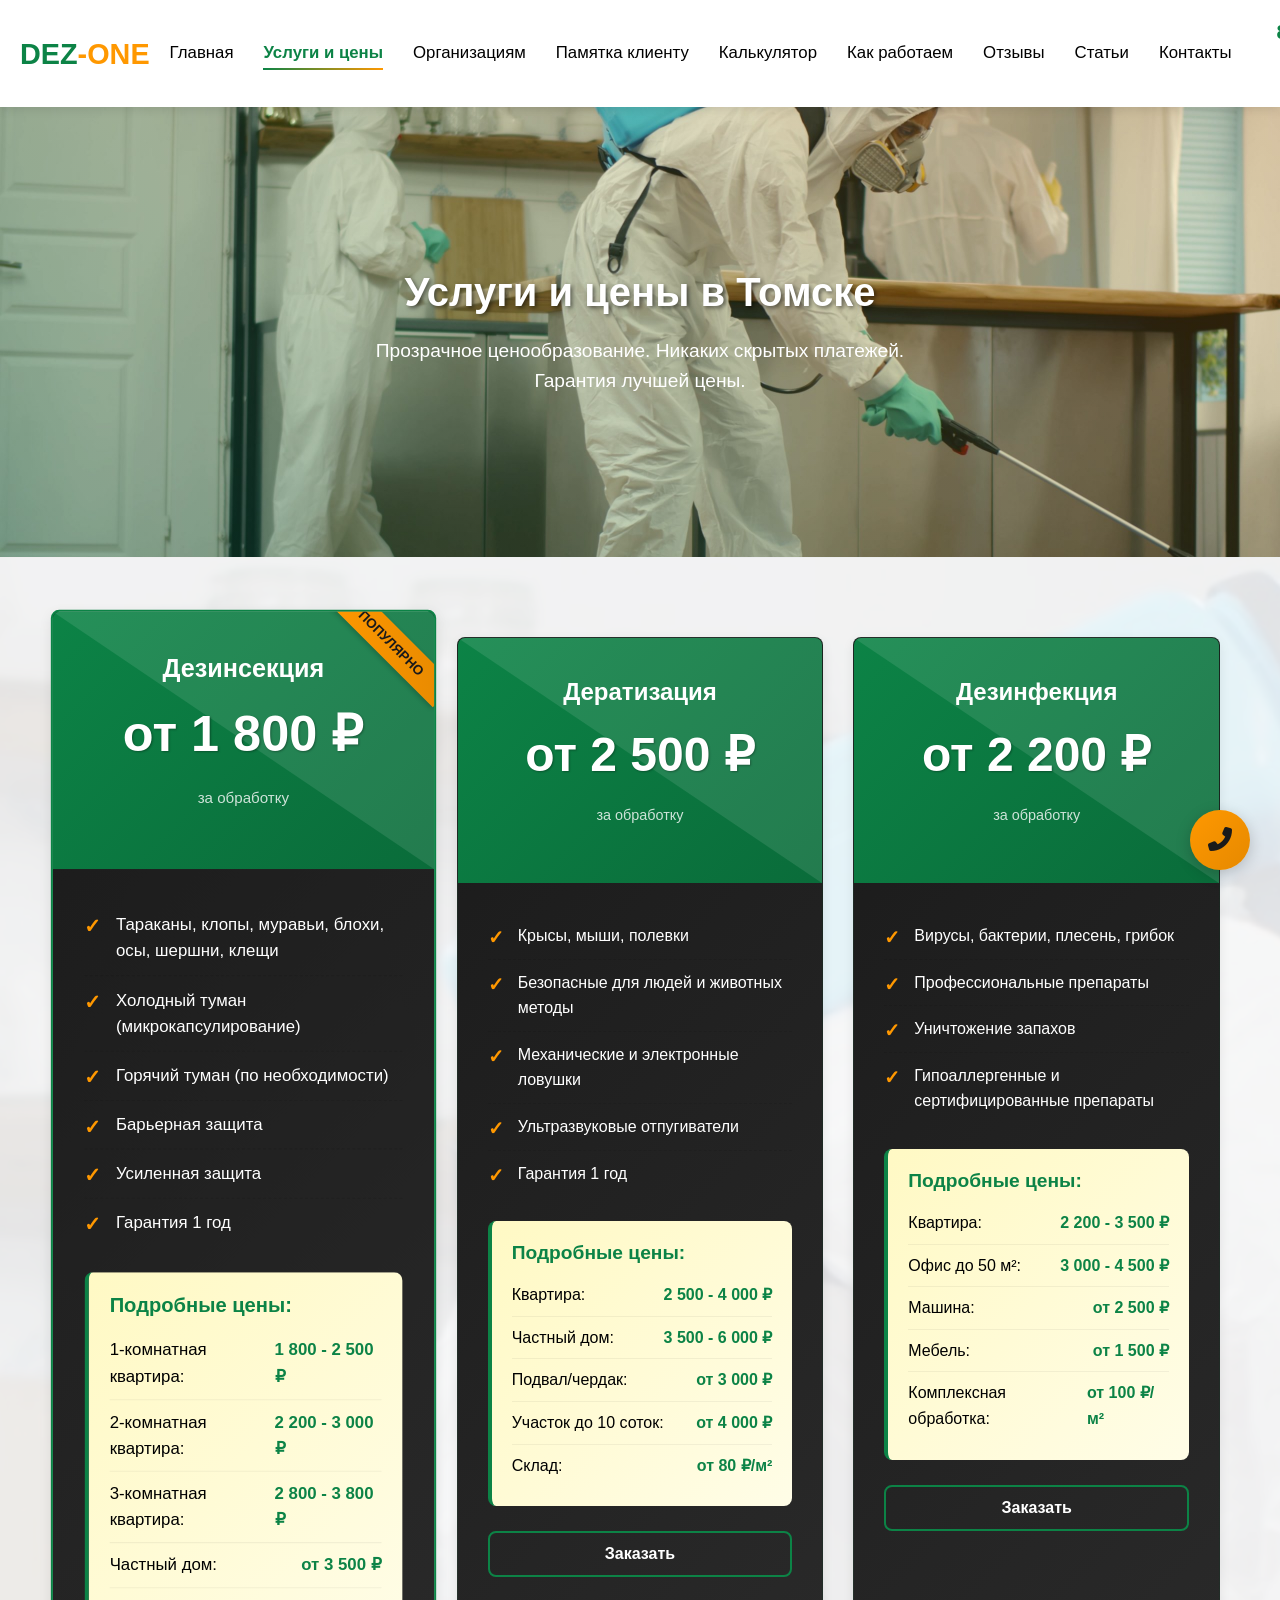
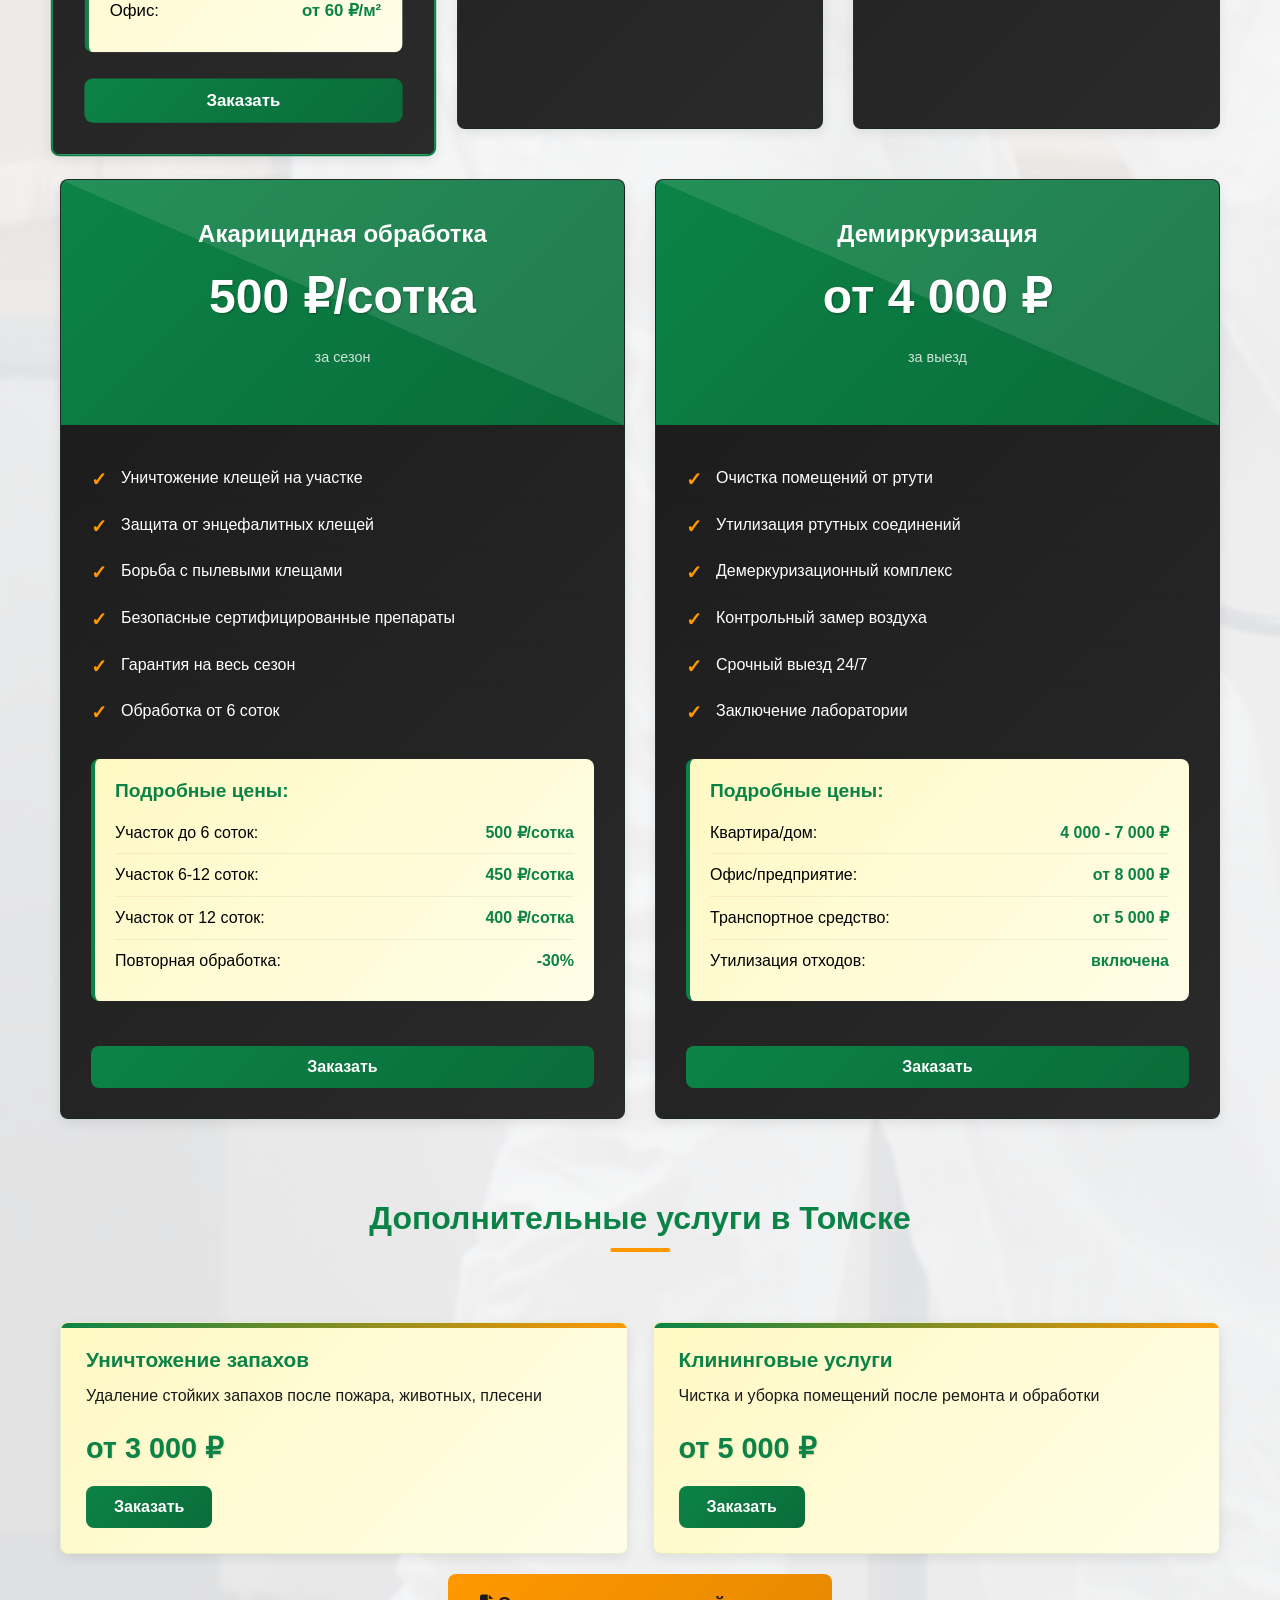
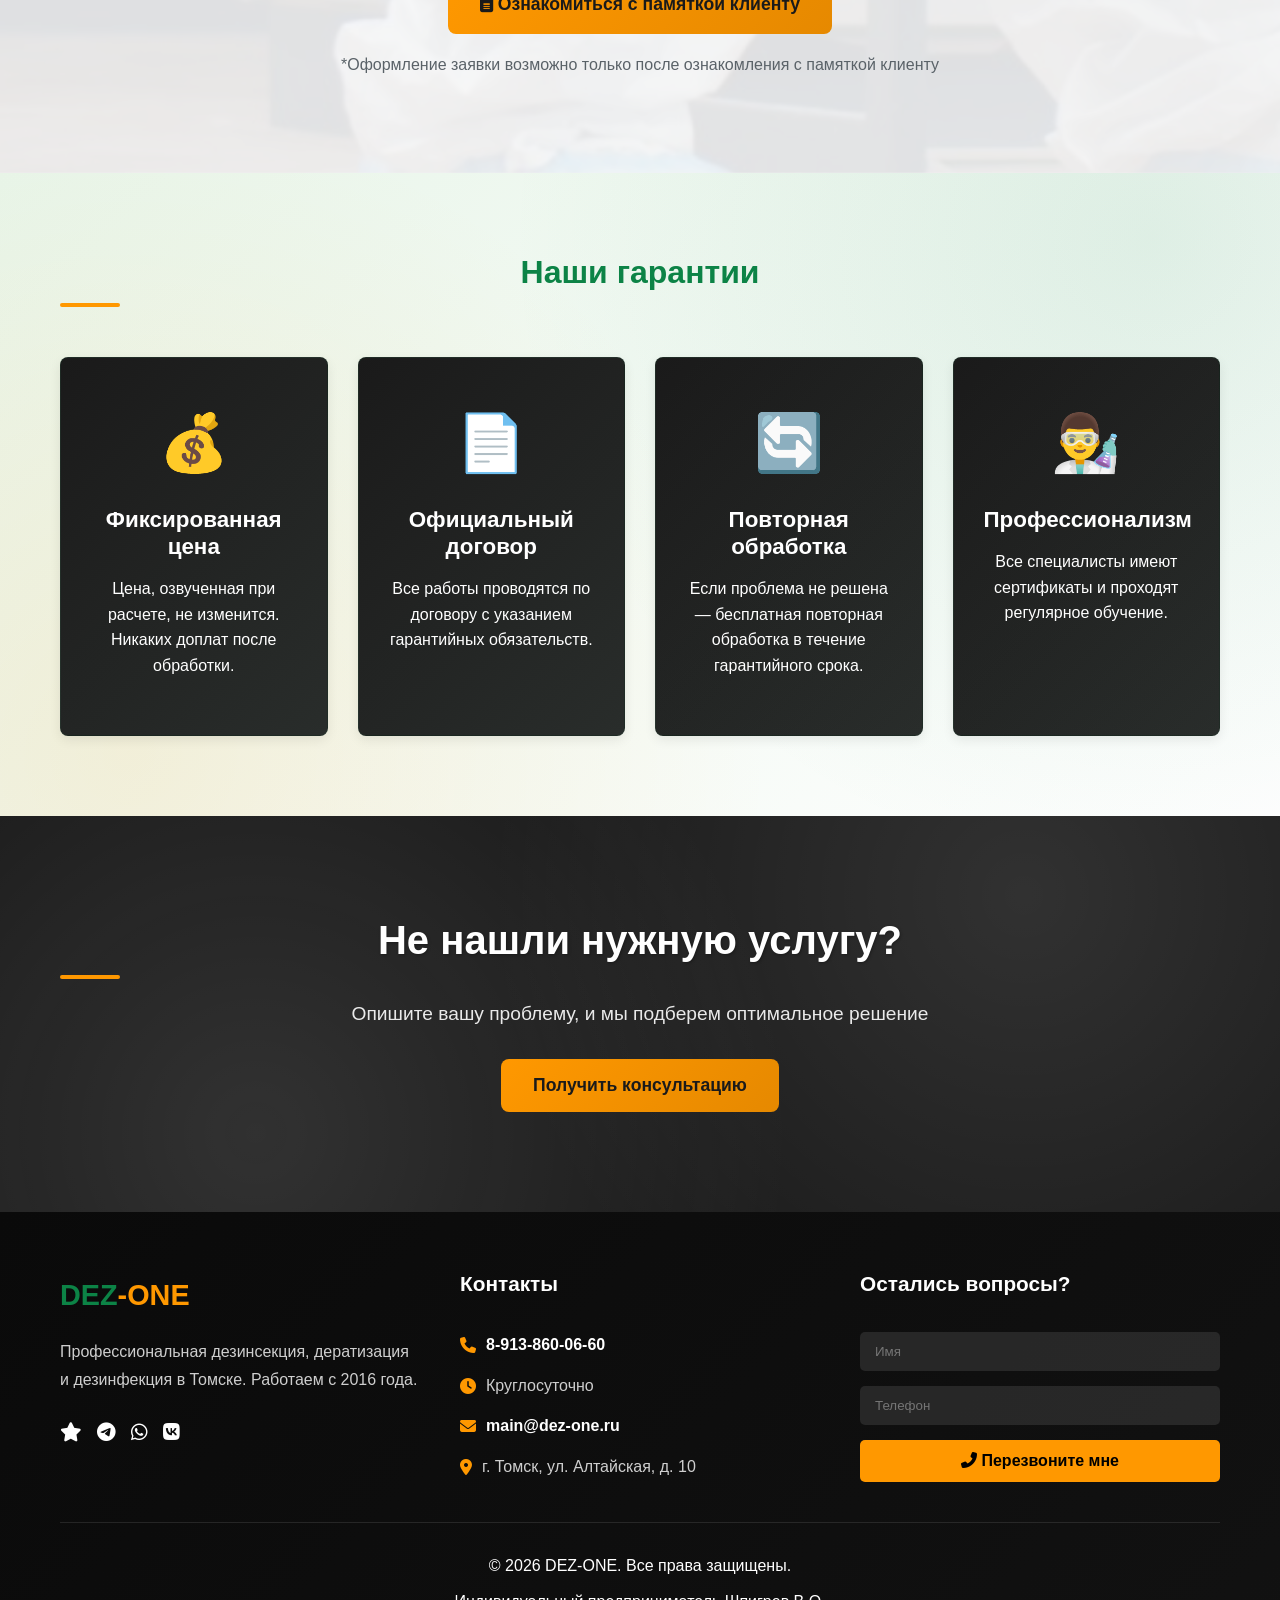
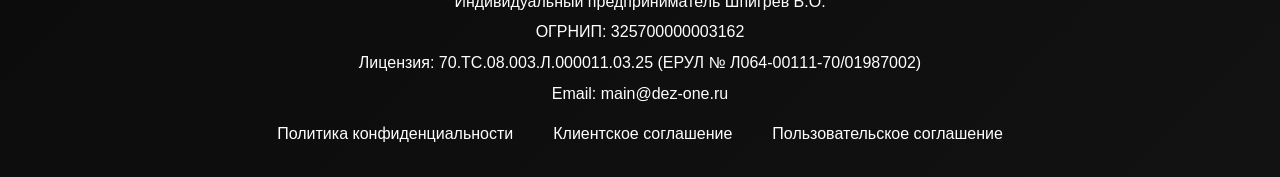
<file: services.html>
<!DOCTYPE html>
<html lang="ru">
<head>

    
<!-- Yandex.Metrika counter -->
<script type="text/javascript">
    (function(m,e,t,r,i,k,a){
        m[i]=m[i]||function(){(m[i].a=m[i].a||[]).push(arguments)};
        m[i].l=1*new Date();
        for (var j = 0; j < document.scripts.length; j++) {if (document.scripts[j].src === r) { return; }}
        k=e.createElement(t),a=e.getElementsByTagName(t)[0],k.async=1,k.src=r,a.parentNode.insertBefore(k,a)
    })(window, document,'script','https://mc.yandex.ru/metrika/tag.js?id=108186352', 'ym');

    ym(108186352, 'init', {ssr:true, webvisor:true, clickmap:true, ecommerce:"dataLayer", referrer: document.referrer, url: location.href, accurateTrackBounce:true, trackLinks:true});
</script>
<noscript><div><img src="https://mc.yandex.ru/watch/108186352" style="position:absolute; left:-9999px;" alt="" /></div></noscript>
<!-- /Yandex.Metrika counter -->



    <meta charset="UTF-8">
    <meta http-equiv="Content-Security-Policy" content="default-src 'self'; script-src 'self' 'unsafe-inline' https://mc.yandex.ru https://cdnjs.cloudflare.com; style-src 'self' 'unsafe-inline' https://fonts.googleapis.com https://cdnjs.cloudflare.com; font-src 'self' https://fonts.gstatic.com https://cdnjs.cloudflare.com data:; img-src 'self' data: https: ; connect-src 'self' https://api.jsonbin.io https://mc.yandex.ru wss://mc.yandex.ru https://*.workers.dev; frame-src https://mc.yandex.ru; object-src 'none'; base-uri 'self'; form-action 'self';">
    <meta name="referrer" content="strict-origin-when-cross-origin">
    <meta http-equiv="X-Content-Type-Options" content="nosniff">
    <meta http-equiv="Permissions-Policy" content="geolocation=(), microphone=(), camera=()">
    <meta name="viewport" content="width=device-width, initial-scale=1.0">
    <title>Услуги и цены в Томске | DEZ-ONE</title>
    <meta name="description" content="Подробные цены на дезинсекцию, дератизацию, дезинфекцию в Томске. Прозрачное ценообразование. Гарантия лучшей цены.">
    
    <!-- Favicon -->
    <link rel="icon" type="image/x-icon" href="/favicon.ico">
    <link rel="icon" type="image/png" sizes="32x32" href="/favicon-32x32.png">
    <link rel="icon" type="image/png" sizes="16x16" href="/favicon-16x16.png">
    <link rel="apple-touch-icon" sizes="180x180" href="/apple-touch-icon.png">
    <link rel="shortcut icon" href="/favicon.ico">
    
    <link rel="stylesheet" href="css/style.css?v=5.0">
    <link rel="stylesheet" href="css/responsive.css?v=5.0">
    <link rel="stylesheet" href="css/animations.css?v=5.0">
    <link rel="stylesheet" href="css/web-background.css?v=5.0">
    <link rel="stylesheet" href="https://cdnjs.cloudflare.com/ajax/libs/font-awesome/6.4.0/css/all.min.css">
    <link rel="preconnect" href="https://fonts.googleapis.com">
    <link rel="preconnect" href="https://fonts.gstatic.com" crossorigin>
    <link href="https://fonts.googleapis.com/css2?family=Montserrat:wght@400;500;600;700;800&family=Open+Sans:wght@400;500;600&display=swap" rel="stylesheet">
    <style>
        /* Специфичные стили для страницы услуг */
        .page-header {
            background: linear-gradient(rgba(0, 0, 0, 0.5), rgba(0, 0, 0, 0.5)), url('images/services-page-bg1.jpg');
            background-size: cover;
            background-position: center;
            color: var(--text-light);
            padding: 100px 0;
            text-align: center;
            position: relative;
            overflow: hidden;
        }

        .page-header-slideshow {
            position: absolute;
            top: 0;
            left: 0;
            width: 100%;
            height: 100%;
            z-index: 0;
        }

        .page-header-slide {
            position: absolute;
            top: 0;
            left: 0;
            width: 100%;
            height: 100%;
            background-size: cover;
            background-position: center;
            opacity: 0;
            transition: opacity 1s ease-in-out;
        }

        .page-header-slide.active {
            opacity: 1;
        }

        .page-header-slide:nth-child(1) { background-image: url('images/services-page-bg1.jpg'); }
        .page-header-slide:nth-child(2) { background-image: url('images/services-page-bg2.jpg'); }
        .page-header-slide:nth-child(3) { background-image: url('images/services-page-bg3.jpg'); }

        .page-header:before {
            content: '';
            position: absolute;
            top: 0;
            left: 0;
            width: 100%;
            height: 100%;
            background: linear-gradient(45deg, rgba(12, 131, 70, 0.3) 0%, rgba(255, 152, 0, 0.2) 100%);
            z-index: 1;
        }

        .page-header h1 {
            color: var(--text-light);
            margin-bottom: 20px;
            position: relative;
            z-index: 2;
            text-shadow: 2px 2px 4px rgba(0, 0, 0, 0.5);
        }

        .page-subtitle {
            font-size: 1.2rem;
            opacity: 0.9;
            max-width: 600px;
            margin: 0 auto;
            position: relative;
            z-index: 2;
            color: var(--text-light);
        }

        .pricing {
            padding: 80px 0;
            background-color: var(--gray);
            position: relative;
            overflow: hidden;
        }

        .pricing-slideshow {
            position: absolute;
            top: 0;
            left: 0;
            width: 100%;
            height: 100%;
            z-index: 0;
        }

        .pricing-slide {
            position: absolute;
            top: 0;
            left: 0;
            width: 100%;
            height: 100%;
            background-size: cover;
            background-position: center;
            opacity: 0;
            transition: opacity 1s ease-in-out;
        }

        .pricing-slide.active {
            opacity: 0.1;
        }

        .pricing-slide:nth-child(1) { background-image: url('images/services-page-bg1.jpg'); }
        .pricing-slide:nth-child(2) { background-image: url('images/services-page-bg2.jpg'); }
        .pricing-slide:nth-child(3) { background-image: url('images/services-page-bg3.jpg'); }

        .pricing-content {
            position: relative;
            z-index: 1;
        }

        .pricing-table {
            display: grid;
            grid-template-columns: repeat(auto-fit, minmax(300px, 1fr));
            gap: 30px;
            margin-bottom: 50px;
        }

        .pricing-card {
            background-color: var(--light);
            border-radius: var(--radius);
            overflow: hidden;
            box-shadow: var(--shadow);
            transition: var(--transition);
            position: relative;
            z-index: 1;
            border: 1px solid rgba(12, 131, 70, 0.1);
        }

        .pricing-card:hover {
            transform: translateY(-15px) scale(1.02);
            box-shadow: 0 20px 40px rgba(0, 0, 0, 0.15);
            border-color: var(--primary);
        }

        .pricing-card.featured {
            border: 2px solid var(--primary);
            position: relative;
            transform: scale(1.05);
        }

        .pricing-card.featured:before {
            content: 'ПОПУЛЯРНО';
            position: absolute;
            top: 15px;
            right: -30px;
            background: linear-gradient(45deg, var(--secondary), var(--secondary-dark));
            color: var(--text-dark);
            padding: 5px 30px;
            font-size: 0.8rem;
            font-weight: 600;
            transform: rotate(45deg);
            z-index: 2;
            box-shadow: 0 2px 5px rgba(0, 0, 0, 0.2);
        }

        .pricing-card__header {
            padding: 40px 30px;
            text-align: center;
            background: linear-gradient(135deg, var(--primary) 0%, var(--primary-dark) 100%);
            color: var(--text-light);
            position: relative;
            overflow: hidden;
        }

        .pricing-card__header:before {
            content: '';
            position: absolute;
            top: 0;
            left: 0;
            width: 100%;
            height: 100%;
            background: url('data:image/svg+xml,<svg xmlns="http://www.w3.org/2000/svg" viewBox="0 0 100 100" preserveAspectRatio="none"><path d="M0,0 L100,0 L100,100 Z" fill="rgba(255,255,255,0.1)"/></svg>');
            background-size: cover;
        }

        .pricing-card__header h3 {
            color: var(--text-light);
            margin-bottom: 10px;
            font-size: 1.5rem;
            position: relative;
            z-index: 1;
        }

        .pricing-card__price {
            font-size: 3rem;
            font-weight: 800;
            margin: 10px 0;
            position: relative;
            z-index: 1;
            text-shadow: 1px 1px 2px rgba(0, 0, 0, 0.3);
            color: var(--text-light);
        }

        .pricing-card__period {
            opacity: 0.8;
            font-size: 0.9rem;
            position: relative;
            z-index: 1;
            color: var(--text-light);
        }

        .pricing-card__body {
            padding: 30px;
            position: relative;
        }

        .pricing-features {
            list-style: none;
            margin-bottom: 25px;
        }

        .pricing-features li {
            padding: 10px 0;
            padding-left: 30px;
            position: relative;
            border-bottom: 1px dashed rgba(0, 0, 0, 0.1);
            color: #ffffff !important;
        }

        .pricing-features li:last-child {
            border-bottom: none;
        }

        .pricing-features li:before {
            content: '✓';
            position: absolute;
            left: 0;
            color: var(--primary);
            font-weight: bold;
            font-size: 1.2rem;
        }

        .pricing-details {
            background: linear-gradient(135deg, #FFF9C4 0%, #FFFDE7 100%);
            padding: 20px;
            border-radius: var(--radius);
            margin-bottom: 25px;
            border-left: 4px solid var(--primary);
        }

        .pricing-details h4 {
            color: var(--primary);
            margin-bottom: 10px;
            font-size: 1.2rem;
        }

        .pricing-details ul {
            list-style: none;
            padding-left: 0;
        }

        .pricing-details li {
            padding: 8px 0;
            border-bottom: 1px solid rgba(0, 0, 0, 0.05);
            display: flex;
            justify-content: space-between;
            color: var(--text-dark);
        }

        .pricing-details li:last-child {
            border-bottom: none;
        }

        .pricing-details li span:last-child {
            font-weight: 600;
            color: var(--primary);
        }

        .additional-services-grid {
            display: grid;
            grid-template-columns: repeat(auto-fit, minmax(350px, 1fr));
            gap: 30px;
            margin-top: 40px;
            margin-bottom: 50px;
        }

        .additional-service-card {
            background: var(--light);
            border-radius: var(--radius);
            overflow: hidden;
            box-shadow: var(--shadow);
            transition: var(--transition);
            border: 1px solid rgba(12, 131, 70, 0.1);
            display: flex;
            flex-direction: column;
        }

        .additional-service-card:hover {
            transform: translateY(-10px);
            box-shadow: 0 20px 40px rgba(0, 0, 0, 0.15);
            border-color: var(--primary);
        }

        .additional-service-card .pricing-card__header {
            background: linear-gradient(135deg, var(--primary-light) 0%, var(--primary) 100%);
        }

        .additional-service-card .pricing-card__header h3 {
            color: var(--text-light);
        }

        .additional-service-card .pricing-card__body {
            flex: 1;
            display: flex;
            flex-direction: column;
        }

        .additional-service-card .pricing-features {
            flex: 1;
        }

        .additional-service-card .btn {
            margin-top: 20px;
        }

        .additional-services {
            margin-top: 80px;
            position: relative;
            z-index: 1;
        }

        .additional-services h2 {
            text-align: center;
            margin-bottom: 40px;
            color: var(--primary);
            position: relative;
            display: inline-block;
            left: 50%;
            transform: translateX(-50%);
        }

        .additional-services h2:after {
            left: 50%;
            transform: translateX(-50%);
        }

        .services-grid {
            display: grid;
            grid-template-columns: repeat(auto-fit, minmax(250px, 1fr));
            gap: 25px;
            margin-top: 30px;
        }

        .service-item {
            background: linear-gradient(135deg, #FFF9C4 0%, #FFFDE7 100%);
            padding: 25px;
            border-radius: var(--radius);
            box-shadow: var(--shadow);
            transition: var(--transition);
            border: 1px solid rgba(12, 131, 70, 0.1);
            position: relative;
            overflow: hidden;
        }

        .service-item:hover {
            transform: translateY(-10px);
            box-shadow: 0 15px 30px rgba(0, 0, 0, 0.1);
            border-color: var(--primary);
        }

        .service-item:before {
            content: '';
            position: absolute;
            top: 0;
            left: 0;
            width: 100%;
            height: 5px;
            background: linear-gradient(90deg, var(--primary), var(--secondary));
        }

        .service-item h4 {
            color: var(--primary);
            margin-bottom: 10px;
            font-size: 1.3rem;
        }

        .service-price {
            font-size: 1.8rem;
            font-weight: 800;
            color: var(--primary);
            margin-top: 15px;
            text-shadow: 1px 1px 2px rgba(0, 0, 0, 0.1);
        }

        .guarantee {
            padding: 80px 0;
            background: linear-gradient(135deg, var(--primary-light) 0%, rgba(255, 255, 255, 0.9) 100%);
            position: relative;
            overflow: hidden;
        }

        .guarantee:before {
            content: '';
            position: absolute;
            top: 0;
            left: 0;
            width: 100%;
            height: 100%;
            background-image:
                radial-gradient(circle at 10% 90%, rgba(255, 152, 0, 0.1) 0%, transparent 50%),
                radial-gradient(circle at 90% 10%, rgba(12, 131, 70, 0.1) 0%, transparent 50%);
        }

        .guarantee h2 {
            text-align: center;
            margin-bottom: 50px;
            color: var(--primary);
            position: relative;
            z-index: 1;
        }

        .guarantee-grid {
            display: grid;
            grid-template-columns: repeat(auto-fit, minmax(250px, 1fr));
            gap: 30px;
            margin-top: 40px;
            position: relative;
            z-index: 1;
        }

        .guarantee-item {
            text-align: center;
            padding: 40px 30px;
            background-color: var(--light);
            border-radius: var(--radius);
            box-shadow: var(--shadow);
            transition: var(--transition);
            border: 1px solid rgba(12, 131, 70, 0.1);
            position: relative;
            overflow: hidden;
        }

        .guarantee-item:hover {
            transform: translateY(-10px);
            box-shadow: 0 15px 30px rgba(0, 0, 0, 0.1);
            border-color: var(--primary);
        }

        .guarantee-item:before {
            content: '';
            position: absolute;
            top: 0;
            left: 0;
            width: 100%;
            height: 100%;
            background: linear-gradient(135deg, transparent 0%, rgba(12, 131, 70, 0.03) 100%);
        }

        .guarantee-icon {
            font-size: 3.5rem;
            margin-bottom: 20px;
            color: var(--primary);
            position: relative;
            z-index: 1;
        }

        .guarantee-item h3 {
            color: var(--primary);
            margin-bottom: 15px;
            font-size: 1.4rem;
            position: relative;
            z-index: 1;
        }

        .guarantee-item p {
            position: relative;
            z-index: 1;
            color: var(--gray-dark);
        }

        .cta-section {
            padding: 100px 0;
            background: linear-gradient(135deg, var(--primary) 0%, var(--primary-dark) 100%);
            color: var(--text-light);
            text-align: center;
            position: relative;
            overflow: hidden;
        }

        .cta-section:before {
            content: '';
            position: absolute;
            top: 0;
            left: 0;
            width: 100%;
            height: 100%;
            background-image:
                radial-gradient(circle at 20% 80%, rgba(255, 255, 255, 0.1) 0%, transparent 50%),
                radial-gradient(circle at 80% 20%, rgba(255, 255, 255, 0.1) 0%, transparent 50%);
        }

        .cta-content {
            position: relative;
            z-index: 1;
        }

        .cta-content h2 {
            color: var(--text-light);
            font-size: 2.5rem;
            margin-bottom: 20px;
            text-shadow: 1px 1px 3px rgba(0, 0, 0, 0.3);
        }

        .cta-content p {
            max-width: 600px;
            margin: 20px auto 30px;
            opacity: 0.9;
            font-size: 1.2rem;
            color: var(--text-light);
        }

        .services-page {
            position: relative;
        }

        .memo-button {
            margin-top: 20px;
            text-align: center;
        }

        .memo-button .btn {
            background: linear-gradient(135deg, var(--secondary) 0%, var(--secondary-dark) 100%);
            color: var(--text-dark);
        }

        .consent-link {
            color: var(--primary);
            text-decoration: underline;
            cursor: pointer;
            background: none;
            border: none;
            padding: 0;
            font-size: inherit;
            font-family: inherit;
        }
        .consent-link:hover {
            color: var(--primary-dark);
        }
    </style>
</head>
<body class="services-page">

    <!-- ПРИНУДИТЕЛЬНЫЕ СТИЛИ ДЛЯ МОДАЛЬНЫХ ОКОН -->
    <style>
        #orderModal .modal__content,
        #consultModal .modal__content {
            background: linear-gradient(135deg, #1a1a1a 0%, #2a2a2a 100%) !important;
        }
        
        #orderModal *:not(button):not(.btn),
        #consultModal *:not(button):not(.btn) {
            color: #ffffff !important;
        }
        
        #orderModal input,
        #consultModal input,
        #orderModal textarea,
        #consultModal textarea {
            background-color: #333333 !important;
            color: #ffffff !important;
            border-color: #555555 !important;
        }
        
        #orderModal input::placeholder,
        #consultModal input::placeholder,
        #orderModal textarea::placeholder,
        #consultModal textarea::placeholder {
            color: #aaaaaa !important;
        }
        
        #orderModal .checkbox-text,
        #consultModal .checkbox-text {
            color: #ffffff !important;
        }
    </style>

    <!-- Анимированный фон с паутинкой -->
    <div class="web-background">
        <div class="web-line web-1"></div>
        <div class="web-line web-2"></div>
        <div class="web-line web-3"></div>
        <div class="web-line web-4"></div>
        <div class="web-line web-5"></div>
        <div class="web-line web-6"></div>
        <div class="web-line web-7"></div>
        <div class="web-line web-8"></div>
        <div class="web-line web-9"></div>
        <div class="web-line web-10"></div>
        <div class="web-grid"></div>
        <div class="spider spider-1"></div>
        <div class="spider spider-2"></div>
        <div class="spider spider-3"></div>
        <div class="spider spider-4"></div>
        <div class="spider spider-5"></div>
        <div class="web-drop drop-1"></div>
        <div class="web-drop drop-2"></div>
        <div class="web-drop drop-3"></div>
        <div class="web-drop drop-4"></div>
        <div class="web-drop drop-5"></div>
    </div>

    <!-- Анимированный фон сайта -->
    <div class="site-background">
        <div class="bg-particle p1"></div>
        <div class="bg-particle p2"></div>
        <div class="bg-particle p3"></div>
        <div class="bg-particle p4"></div>
        <div class="bg-particle p5"></div>
        <div class="bg-particle p6"></div>
        <div class="bg-particle p7"></div>
        <div class="bg-particle p8"></div>
        <div class="bg-particle p9"></div>
        <div class="bg-particle p10"></div>
        <div class="bg-shine"></div>
    </div>

    <!-- ШАПКА -->
    <header class="header">
        <div class="container header__container">
            <a href="index.html" class="logo">
                <span class="logo__primary">DEZ</span><span class="logo__secondary">-ONE</span>
            </a>
            <button class="nav__toggle" aria-label="Открыть меню">
                <span></span>
                <span></span>
                <span></span>
            </button>
            <nav class="nav">
                <ul class="nav__list">
                    <li><a href="index.html">Главная</a></li>
                    <li><a href="services.html" class="active">Услуги и цены</a></li>
                    <li><a href="organizations.html">Организациям</a></li>
                    <li><a href="client-memo.html">Памятка клиенту</a></li>
                    <li><a href="calculator.html">Калькулятор</a></li>
                    <li><a href="index.html#process">Как работаем</a></li>
                    <li><a href="index.html#reviews">Отзывы</a></li>
                    <li><a href="blog.html">Статьи</a></li>
                    <li><a href="index.html#contacts">Контакты</a></li>
                </ul>
            </nav>
            <div class="header__contacts">
                <a href="tel:+79138600660" class="phone" data-dez-phone="phone">8-913-860-06-60</a>
                <p class="work-hours" data-dez-work-hours="work-hours">Круглосуточно</p>
            </div>
        </div>
    </header>

    <main class="services-page">
        <!-- ШАПКА СТРАНИЦЫ -->
        <section class="page-header">
            <div class="page-header-slideshow">
                <div class="page-header-slide active"></div>
                <div class="page-header-slide"></div>
                <div class="page-header-slide"></div>
            </div>
            <div class="container">
                <h1 class="animate-on-scroll" data-animation="fadeInUp">Услуги и цены в Томске</h1>
                <p class="page-subtitle animate-on-scroll" data-animation="fadeInUp" data-delay="200">Прозрачное ценообразование. Никаких скрытых платежей. Гарантия лучшей цены.</p>
            </div>
        </section>

        <!-- ОСНОВНЫЕ УСЛУГИ (3 КАРТОЧКИ) -->
        <section class="pricing">
            <div class="pricing-slideshow">
                <div class="pricing-slide active"></div>
                <div class="pricing-slide"></div>
                <div class="pricing-slide"></div>
            </div>
            <div class="container">
                <div class="pricing-content">
                    <div class="pricing-table">
                        <div class="pricing-card featured animate-on-scroll" data-animation="zoomIn">
                            <div class="pricing-card__header">
                                <h3>Дезинсекция</h3>
                                <div class="pricing-card__price">от 1 800 ₽</div>
                                <p class="pricing-card__period">за обработку</p>
                            </div>
                            <div class="pricing-card__body">
                                <ul class="pricing-features">
                                    <li style="color: #ffffff !important;">Тараканы, клопы, муравьи, блохи, осы, шершни, клещи</li>
                                    <li style="color: #ffffff !important;">Холодный туман (микрокапсулирование)</li>
                                    <li style="color: #ffffff !important;">Горячий туман (по необходимости)</li>
                                    <li style="color: #ffffff !important;">Барьерная защита</li>
                                    <li style="color: #ffffff !important;">Усиленная защита</li>
                                    <li style="color: #ffffff !important;">Гарантия 1 год</li>
                                </ul>
                                <div class="pricing-details">
                                    <h4>Подробные цены:</h4>
                                    <ul>
                                        <li><span>1-комнатная квартира:</span> <span>1 800 - 2 500 ₽</span></li>
                                        <li><span>2-комнатная квартира:</span> <span>2 200 - 3 000 ₽</span></li>
                                        <li><span>3-комнатная квартира:</span> <span>2 800 - 3 800 ₽</span></li>
                                        <li><span>Частный дом:</span> <span>от 3 500 ₽</span></li>
                                        <li><span>Офис:</span> <span>от 60 ₽/м²</span></li>
                                    </ul>
                                </div>
                                <button class="btn btn--primary btn--block" data-service="Дезинсекция" data-modal="order">Заказать</button>
                            </div>
                        </div>

                        <div class="pricing-card animate-on-scroll" data-animation="zoomIn" data-delay="100">
                            <div class="pricing-card__header">
                                <h3>Дератизация</h3>
                                <div class="pricing-card__price">от 2 500 ₽</div>
                                <p class="pricing-card__period">за обработку</p>
                            </div>
                            <div class="pricing-card__body">
                                <ul class="pricing-features">
                                    <li style="color: #ffffff !important;">Крысы, мыши, полевки</li>
                                    <li style="color: #ffffff !important;">Безопасные для людей и животных методы</li>
                                    <li style="color: #ffffff !important;">Механические и электронные ловушки</li>
                                    <li style="color: #ffffff !important;">Ультразвуковые отпугиватели</li>
                                    <li style="color: #ffffff !important;">Гарантия 1 год</li>
                                </ul>
                                <div class="pricing-details">
                                    <h4>Подробные цены:</h4>
                                    <ul>
                                        <li><span>Квартира:</span> <span>2 500 - 4 000 ₽</span></li>
                                        <li><span>Частный дом:</span> <span>3 500 - 6 000 ₽</span></li>
                                        <li><span>Подвал/чердак:</span> <span>от 3 000 ₽</span></li>
                                        <li><span>Участок до 10 соток:</span> <span>от 4 000 ₽</span></li>
                                        <li><span>Склад:</span> <span>от 80 ₽/м²</span></li>
                                    </ul>
                                </div>
                                <button class="btn btn--outline btn--block" data-service="Дератизация" data-modal="order">Заказать</button>
                            </div>
                        </div>

                        <div class="pricing-card animate-on-scroll" data-animation="zoomIn" data-delay="200">
                            <div class="pricing-card__header">
                                <h3>Дезинфекция</h3>
                                <div class="pricing-card__price">от 2 200 ₽</div>
                                <p class="pricing-card__period">за обработку</p>
                            </div>
                            <div class="pricing-card__body">
                                <ul class="pricing-features">
                                    <li style="color: #ffffff !important;">Вирусы, бактерии, плесень, грибок</li>
                                    <li style="color: #ffffff !important;">Профессиональные препараты</li>
                                    <li style="color: #ffffff !important;">Уничтожение запахов</li>
                                    <li style="color: #ffffff !important;">Гипоаллергенные и сертифицированные препараты</li>
                                </ul>
                                <div class="pricing-details">
                                    <h4>Подробные цены:</h4>
                                    <ul>
                                        <li><span>Квартира:</span> <span>2 200 - 3 500 ₽</span></li>
                                        <li><span>Офис до 50 м²:</span> <span>3 000 - 4 500 ₽</span></li>
                                        <li><span>Машина:</span> <span>от 2 500 ₽</span></li>
                                        <li><span>Мебель:</span> <span>от 1 500 ₽</span></li>
                                        <li><span>Комплексная обработка:</span> <span>от 100 ₽/м²</span></li>
                                    </ul>
                                </div>
                                <button class="btn btn--outline btn--block" data-service="Дезинфекция" data-modal="order">Заказать</button>
                            </div>
                        </div>
                    </div>

                    <!-- Дополнительные услуги -->
                    <div class="additional-services-grid">
                        <div class="additional-service-card animate-on-scroll" data-animation="zoomIn" data-delay="300">
                            <div class="pricing-card__header">
                                <h3>Акарицидная обработка</h3>
                                <div class="pricing-card__price">500 ₽/сотка</div>
                                <p class="pricing-card__period">за сезон</p>
                            </div>
                            <div class="pricing-card__body">
                                <ul class="pricing-features">
                                    <li style="color: #ffffff !important;">Уничтожение клещей на участке</li>
                                    <li style="color: #ffffff !important;">Защита от энцефалитных клещей</li>
                                    <li style="color: #ffffff !important;">Борьба с пылевыми клещами</li>
                                    <li style="color: #ffffff !important;">Безопасные сертифицированные препараты</li>
                                    <li style="color: #ffffff !important;">Гарантия на весь сезон</li>
                                    <li style="color: #ffffff !important;">Обработка от 6 соток</li>
                                </ul>
                                <div class="pricing-details">
                                    <h4>Подробные цены:</h4>
                                    <ul>
                                        <li><span>Участок до 6 соток:</span> <span>500 ₽/сотка</span></li>
                                        <li><span>Участок 6-12 соток:</span> <span>450 ₽/сотка</span></li>
                                        <li><span>Участок от 12 соток:</span> <span>400 ₽/сотка</span></li>
                                        <li><span>Повторная обработка:</span> <span>-30%</span></li>
                                    </ul>
                                </div>
                                <button class="btn btn--primary btn--block" data-service="Акарицидная обработка" data-modal="order">Заказать</button>
                            </div>
                        </div>
                        <div class="additional-service-card animate-on-scroll" data-animation="zoomIn" data-delay="400">
                            <div class="pricing-card__header">
                                <h3>Демиркуризация</h3>
                                <div class="pricing-card__price">от 4 000 ₽</div>
                                <p class="pricing-card__period">за выезд</p>
                            </div>
                            <div class="pricing-card__body">
                                <ul class="pricing-features">
                                    <li style="color: #ffffff !important;">Очистка помещений от ртути</li>
                                    <li style="color: #ffffff !important;">Утилизация ртутных соединений</li>
                                    <li style="color: #ffffff !important;">Демеркуризационный комплекс</li>
                                    <li style="color: #ffffff !important;">Контрольный замер воздуха</li>
                                    <li style="color: #ffffff !important;">Срочный выезд 24/7</li>
                                    <li style="color: #ffffff !important;">Заключение лаборатории</li>
                                </ul>
                                <div class="pricing-details">
                                    <h4>Подробные цены:</h4>
                                    <ul>
                                        <li><span>Квартира/дом:</span> <span>4 000 - 7 000 ₽</span></li>
                                        <li><span>Офис/предприятие:</span> <span>от 8 000 ₽</span></li>
                                        <li><span>Транспортное средство:</span> <span>от 5 000 ₽</span></li>
                                        <li><span>Утилизация отходов:</span> <span>включена</span></li>
                                    </ul>
                                </div>
                                <button class="btn btn--primary btn--block" data-service="Демиркуризация" data-modal="order">Заказать</button>
                            </div>
                        </div>
                    </div>

                    <div class="additional-services animate-on-scroll" data-animation="fadeInUp">
                        <h2>Дополнительные услуги в Томске</h2>
                        <div class="services-grid">
                            <div class="service-item">
                                <h4>Уничтожение запахов</h4>
                                <p>Удаление стойких запахов после пожара, животных, плесени</p>
                                <div class="service-price">от 3 000 ₽</div>
                                <button class="btn btn--primary" style="margin-top: 15px;" data-service="Уничтожение запахов" data-modal="order">Заказать</button>
                            </div>
                            <div class="service-item">
                                <h4>Клининговые услуги</h4>
                                <p>Чистка и уборка помещений после ремонта и обработки</p>
                                <div class="service-price">от 5 000 ₽</div>
                                <button class="btn btn--primary" style="margin-top: 15px;" data-service="Клининговые услуги" data-modal="order">Заказать</button>
                            </div>
                        </div>
                    </div>

                    <div class="memo-button animate-on-scroll" data-animation="fadeInUp">
                        <a href="client-memo.html" class="btn btn--secondary btn--large">
                            <i class="fas fa-file-alt"></i> Ознакомиться с памяткой клиенту
                        </a>
                        <p style="margin-top: 10px; color: var(--gray-dark);">*Оформление заявки возможно только после ознакомления с памяткой клиенту</p>
                    </div>
                </div>
            </div>
        </section>

        <!-- ГАРАНТИИ -->
        <section class="guarantee">
            <div class="container">
                <h2 class="text-center animate-on-scroll" data-animation="fadeInUp">Наши гарантии</h2>
                <div class="guarantee-grid">
                    <div class="guarantee-item animate-on-scroll" data-animation="zoomIn">
                        <div class="guarantee-icon">💰</div>
                        <h3>Фиксированная цена</h3>
                        <p>Цена, озвученная при расчете, не изменится. Никаких доплат после обработки.</p>
                    </div>
                    <div class="guarantee-item animate-on-scroll" data-animation="zoomIn" data-delay="100">
                        <div class="guarantee-icon">📄</div>
                        <h3>Официальный договор</h3>
                        <p>Все работы проводятся по договору с указанием гарантийных обязательств.</p>
                    </div>
                    <div class="guarantee-item animate-on-scroll" data-animation="zoomIn" data-delay="200">
                        <div class="guarantee-icon">🔄</div>
                        <h3>Повторная обработка</h3>
                        <p>Если проблема не решена — бесплатная повторная обработка в течение гарантийного срока.</p>
                    </div>
                    <div class="guarantee-item animate-on-scroll" data-animation="zoomIn" data-delay="300">
                        <div class="guarantee-icon">👨‍🔬</div>
                        <h3>Профессионализм</h3>
                        <p>Все специалисты имеют сертификаты и проходят регулярное обучение.</p>
                    </div>
                </div>
            </div>
        </section>

        <!-- CTA СЕКЦИЯ -->
        <section class="cta-section">
            <div class="container">
                <div class="cta-content animate-on-scroll" data-animation="zoomIn">
                    <h2>Не нашли нужную услугу?</h2>
                    <p>Опишите вашу проблему, и мы подберем оптимальное решение</p>
                    <button class="btn btn--secondary btn--large" data-modal="consult">Получить консультацию</button>
                </div>
            </div>
        </section>
    </main>

    <!-- Модальное окно консультации -->
    <div class="modal" id="consultModal">
        <div class="modal__content" style="max-width: 600px; width: 90%; padding: 40px;">
            <button class="modal__close" aria-label="Закрыть">&times;</button>
            <h3 class="modal__title" style="font-size: 2rem; margin-bottom: 10px; color: #0c8346;">Бесплатная консультация</h3>
            <p class="modal__text" style="font-size: 1.1rem; margin-bottom: 30px; color: #5a6268;">Оставьте контакты, и наш специалист перезвонит вам в течение 15 минут</p>
            <form id="consultForm" class="contact-form" style="display: flex; flex-direction: column; gap: 20px;">
                <div class="form-group" style="width: 100%;"><label for="consultName" style="font-weight: 600; margin-bottom: 8px; display: block; color: #333;">Ваше имя <span style="color: #ff0000;">*</span></label><input type="text" id="consultName" name="name" placeholder="Введите ваше имя" required style="width: 100%; padding: 15px 18px; border: 2px solid #e0e0e0; border-radius: 8px; font-size: 1rem; transition: all 0.3s; box-sizing: border-box;"></div>
                <div class="form-group" style="width: 100%;"><label for="consultPhone" style="font-weight: 600; margin-bottom: 8px; display: block; color: #333;">Номер телефона <span style="color: #ff0000;">*</span></label><input type="tel" id="consultPhone" name="phone" placeholder="+7 (___) ___-__-__" required style="width: 100%; padding: 15px 18px; border: 2px solid #e0e0e0; border-radius: 8px; font-size: 1rem; transition: all 0.3s; box-sizing: border-box;"></div>
                <div class="form-group" style="width: 100%;"><label for="consultMessage" style="font-weight: 600; margin-bottom: 8px; display: block; color: #333;">Сообщение</label><textarea id="consultMessage" name="message" placeholder="Опишите вашу проблему (необязательно)" rows="3" style="width: 100%; padding: 15px 18px; border: 2px solid #e0e0e0; border-radius: 8px; font-size: 1rem; transition: all 0.3s; font-family: inherit; resize: vertical; box-sizing: border-box;"></textarea></div>
                <button type="submit" class="btn btn--primary btn--block" style="padding: 16px; font-size: 1.2rem; font-weight: 700; background: #0c8346; color: white; border: none; border-radius: 8px; cursor: pointer; transition: all 0.3s; margin-top: 10px;"><i class="fas fa-phone-alt"></i> Жду звонка</button>
                <p class="form-note" style="font-size: 0.9rem; color: #5a6268; text-align: center; margin-top: 15px;">Нажимая кнопку, вы соглашаетесь с <button type="button" class="consent-link" data-modal="consent" style="background: none; border: none; color: #0c8346; text-decoration: underline; cursor: pointer; padding: 0; font-size: 0.9rem;">обработкой персональных данных</button></p>
            </form>
        </div>
    </div>

    <!-- Модальное окно заказа -->
    <div class="modal" id="orderModal">
        <div class="modal__content" style="max-width: 600px; width: 90%; padding: 40px;">
            <button class="modal__close" aria-label="Закрыть">&times;</button>
            <h3 class="modal__title" style="font-size: 2rem; margin-bottom: 10px; color: #0c8346;">Вызов специалиста</h3>
            <p class="modal__text" style="font-size: 1.1rem; margin-bottom: 30px; color: #5a6268;">Мы перезвоним для уточнения деталей и согласования времени выезда</p>
            <form id="orderForm" class="contact-form" style="display: flex; flex-direction: column; gap: 20px;">
                <div class="form-group" style="width: 100%;"><label for="orderName" style="font-weight: 600; margin-bottom: 8px; display: block; color: #333;">Ваше имя <span style="color: #ff0000;">*</span></label><input type="text" id="orderName" name="name" placeholder="Введите ваше имя" required style="width: 100%; padding: 15px 18px; border: 2px solid #e0e0e0; border-radius: 8px; font-size: 1rem; transition: all 0.3s; box-sizing: border-box;"></div>
                <div class="form-group" style="width: 100%;"><label for="orderPhone" style="font-weight: 600; margin-bottom: 8px; display: block; color: #333;">Номер телефона <span style="color: #ff0000;">*</span></label><input type="tel" id="orderPhone" name="phone" placeholder="+7 (___) ___-__-__" required style="width: 100%; padding: 15px 18px; border: 2px solid #e0e0e0; border-radius: 8px; font-size: 1rem; transition: all 0.3s; box-sizing: border-box;"></div>
                <div class="form-group" style="width: 100%;"><label for="serviceInput" style="font-weight: 600; margin-bottom: 8px; display: block; color: #333;">Опишите ваш запрос</label><textarea name="service" id="serviceInput" placeholder="Опишите, какая услуга вам нужна, площадь помещения и т.д." rows="3" required style="width: 100%; padding: 15px 18px; border: 2px solid #e0e0e0; border-radius: 8px; font-size: 1rem; transition: all 0.3s; font-family: inherit; resize: vertical; box-sizing: border-box;"></textarea></div>
                <div class="form-group" style="width: 100%;"><label for="orderAddress" style="font-weight: 600; margin-bottom: 8px; display: block; color: #333;">Адрес объекта <span style="color: #ff0000;">*</span></label><textarea id="orderAddress" name="address" placeholder="Введите адрес: город, улица, дом, квартира" required rows="3" style="width: 100%; padding: 15px 18px; border: 2px solid #e0e0e0; border-radius: 8px; font-size: 1rem; transition: all 0.3s; font-family: inherit; resize: vertical; box-sizing: border-box;"></textarea></div>
                <div style="margin: 15px 0; padding: 20px; background-color: #0c8346; border-radius: 8px;"><label style="display: flex; align-items: flex-start; gap: 15px; cursor: pointer; color: #ffffff;"><input type="checkbox" name="clientMemoAgreement" id="clientMemoAgreement" required style="width: 20px; height: 20px; margin-top: 2px; cursor: pointer; accent-color: #ff9800; flex-shrink: 0;"><span style="color: #ffffff; font-size: 1rem; line-height: 1.4; flex: 1;">Я ознакомлен(а) и согласен(на) с <a href="client-memo.html" target="_blank" style="color: #ff9800; text-decoration: underline; font-weight: 600;">Памяткой клиенту</a> и обязуюсь соблюдать все правила поведения после обработки</span></label></div>
                <button type="submit" class="btn btn--primary btn--block" id="orderSubmitBtn" disabled style="padding: 16px; font-size: 1.2rem; font-weight: 700; background: #0c8346; color: white; border: none; border-radius: 8px; cursor: pointer; transition: all 0.3s; margin-top: 10px;"><i class="fas fa-phone-alt"></i> Вызвать специалиста</button>
                <p class="form-note" style="font-size: 0.9rem; color: #5a6268; text-align: center; margin-top: 15px;">Нажимая кнопку, вы соглашаетесь с <button type="button" class="consent-link" data-modal="consent" style="background: none; border: none; color: #0c8346; text-decoration: underline; cursor: pointer; padding: 0; font-size: 0.9rem;">обработкой персональных данных</button></p>
            </form>
        </div>
    </div>

    <!-- ФУТЕР с полной информацией об ИП -->
    <footer id="contacts" class="footer" style="background: linear-gradient(135deg, #0a0a0a 0%, #121212 100%); padding: 60px 0 30px; color: #ffffff;">
        <div class="container">
            <div class="footer__grid" style="display: grid; grid-template-columns: repeat(auto-fit, minmax(250px, 1fr)); gap: 40px; margin-bottom: 40px;">
                <div class="footer__col">
                    <a href="index.html" class="footer-logo" style="font-size: 1.8rem; font-weight: 800; color: #ffffff; text-decoration: none; display: inline-block; margin-bottom: 20px;">
                        <span style="color: #0c8346;">DEZ</span><span style="color: #ff9800;">-ONE</span>
                    </a>
                    <p style="color: rgba(255,255,255,0.8); line-height: 1.7; margin-bottom: 25px;">Профессиональная дезинсекция, дератизация и дезинфекция в Томске. Работаем с 2016 года.</p>
                    <div class="social-links" style="display: flex; gap: 15px;" data-dez-social-container>
                        <a href="https://max.ru/profile/79138572271" target="_blank" data-dez-social="max" style="color: #ffffff; font-size: 1.2rem;" aria-label="MAX"><i class="fas fa-star"></i></a>
                        <a href="https://t.me/dezon_pro" target="_blank" data-dez-social="telegram" style="color: #ffffff; font-size: 1.2rem;"><i class="fab fa-telegram"></i></a>
                        <a href="#" data-dez-social="whatsapp" style="color: #ffffff; font-size: 1.2rem;"><i class="fab fa-whatsapp"></i></a>
                        <a href="#" data-dez-social="vk" style="color: #ffffff; font-size: 1.2rem;" target="_blank"><i class="fab fa-vk"></i></a>
                    </div>
                </div>
                
                <div class="footer__col">
                    <h4 style="color: #ffffff; font-size: 1.3rem; margin-bottom: 25px; position: relative; padding-bottom: 10px;">Контакты</h4>
                    <div style="display: flex; flex-direction: column; gap: 15px;">
                        <a href="tel:+79138600660" style="color: #ffffff; text-decoration: none; font-weight: 600; display: flex; align-items: center; gap: 10px;" data-dez-phone="phone">
                            <i class="fas fa-phone" style="color: #ff9800;"></i> 8-913-860-06-60
                        </a>
                        <p style="color: rgba(255,255,255,0.8); display: flex; align-items: center; gap: 10px; margin: 0;" data-dez-work-hours="work-hours">
                            <i class="fas fa-clock" style="color: #ff9800;"></i> Круглосуточно
                        </p>
                        <a href="mailto:main@dez-one.ru" style="color: #ffffff; text-decoration: none; font-weight: 600; display: flex; align-items: center; gap: 10px;" data-dez-email="email">
                            <i class="fas fa-envelope" style="color: #ff9800;"></i> main@dez-one.ru
                        </a>
                        <p style="color: rgba(255,255,255,0.8); display: flex; align-items: center; gap: 10px; margin: 0;" data-dez-address="address">
                            <i class="fas fa-map-marker-alt" style="color: #ff9800;"></i> г. Томск, ул. Алтайская, д. 10
                        </p>
                    </div>
                </div>
                
                <div class="footer__col">
                    <h4 style="color: #ffffff; font-size: 1.3rem; margin-bottom: 25px; position: relative; padding-bottom: 10px;">Остались вопросы?</h4>
                    <form id="footerForm" style="display: flex; flex-direction: column; gap: 15px;">
                        <input type="text" name="name" placeholder="Имя" required style="padding: 12px 15px; border-radius: 5px; border: none; background: rgba(255,255,255,0.1); color: #ffffff;">
                        <input type="tel" name="phone" placeholder="Телефон" required style="padding: 12px 15px; border-radius: 5px; border: none; background: rgba(255,255,255,0.1); color: #ffffff;">
                        <button type="submit" class="btn btn--primary" style="background: #ff9800; color: #000000; border: none; padding: 12px; font-weight: 600; cursor: pointer; border-radius: 5px;">
                            <i class="fas fa-phone-alt"></i> Перезвоните мне
                        </button>
                    </form>
                </div>
            </div>
            
            <div style="border-top: 1px solid rgba(255,255,255,0.1); padding-top: 30px; text-align: center;">
                <p style="color: #ffffff; margin: 0 0 10px 0;">&copy; 2026 DEZ-ONE. Все права защищены.</p>
                <p style="color: #ffffff; margin: 0 0 5px 0;">Индивидуальный предприниматель Шпигрев В.О.</p>
                <p style="color: #ffffff; margin: 0 0 5px 0;">ОГРНИП: 325700000003162</p>
                <p style="color: #ffffff; margin: 0 0 5px 0;">Лицензия: 70.ТС.08.003.Л.000011.03.25 (ЕРУЛ № Л064-00111-70/01987002)</p>
                <p style="color: #ffffff; margin: 0;">Email: main@dez-one.ru</p>
                <div style="display: flex; gap: 20px; flex-wrap: wrap; justify-content: center; margin-top: 15px;">
                    <a href="#" class="footer__link" id="privacyPolicyLink" style="color: #ffffff; text-decoration: none;">Политика конфиденциальности</a>
                    <a href="#" class="footer__link" id="clientAgreementLink" style="color: #ffffff; text-decoration: none;">Клиентское соглашение</a>
                    <a href="#" class="footer__link" id="userAgreementLink" style="color: #ffffff; text-decoration: none;">Пользовательское соглашение</a>
                </div>
            </div>
        </div>
    </footer>

    <!-- Виджет обратного звонка -->
    <button class="callback-widget" aria-label="Заказать обратный звонок" data-modal="consult"><span class="callback-widget__icon"><i class="fas fa-phone-alt"></i></span><span class="callback-widget__text">Заказать звонок</span></button>

    <!-- Кнопка наверх -->
    <button class="scroll-top" aria-label="Наверх"><i class="fas fa-chevron-up"></i></button>

    <!-- Модальное окно Политики конфиденциальности -->
    <div class="modal" id="privacyPolicyModal">
        <div class="modal__content" style="max-width: 800px; max-height: 80vh; overflow-y: auto; background: linear-gradient(135deg, #1a1a1a 0%, #2a2a2a 100%); color: #ffffff !important;">
            <button class="modal__close" aria-label="Закрыть" style="color: #ffffff;">&times;</button>
            <h3 class="modal__title" style="color: #ff9800; margin-bottom: 25px;" data-dez-agreement-title="privacy">Политика конфиденциальности</h3>
            <div style="text-align: left; color: #ffffff !important;" data-dez-agreement-content="privacy">
                <h4 style="color: #ff9800; margin-top: 20px; margin-bottom: 10px;">1. Общие положения</h4>
                <p style="color: #ffffff !important;">1.1. Настоящая Политика конфиденциальности (далее — Политика) является официальным документом Индивидуального предпринимателя Шпигрева В.О. (ОГРНИП 325700000003162), действующего на основании законодательства РФ, и определяет порядок обработки и защиты информации о физических и юридических лицах (далее — Пользователи), использующих Сайт https://dez-one.ru (далее — Сайт).</p>
                <p style="color: #ffffff !important;">1.2. Целью Политики является обеспечение защиты прав и свобод Пользователя при обработке его персональных данных, в том числе защиты прав на неприкосновенность частной жизни, личную и семейную тайну.</p>
                <p style="color: #ffffff !important;">1.3. Использование Сайта означает безоговорочное согласие Пользователя с настоящей Политикой. В случае несогласия с условиями Политики Пользователь обязан прекратить использование Сайта.</p>
                <p style="color: #ffffff !important;">1.4. Действующая редакция Политики находится на Сайте в открытом доступе. Оператор имеет право вносить изменения в Политику. Новая редакция Политики вступает в силу с момента ее размещения на Сайте, если иное не предусмотрено новой редакцией.</p>
                <h4 style="color: #ff9800; margin-top: 20px; margin-bottom: 10px;">2. Персональная информация пользователей</h4>
                <p style="color: #ffffff !important;">2.1. Под персональной информацией в настоящей Политике понимается:</p>
                <ul style="list-style-type: disc; padding-left: 30px; margin-bottom: 15px; color: #ffffff !important;"><li style="color: #ffffff !important;">Информация, которую Пользователь предоставляет о себе самостоятельно при заполнении форм обратной связи, регистрации, оформлении заказа на Сайте, включая: фамилию, имя, отчество; номер контактного телефона; адрес электронной почты; адрес местонахождения объекта; иные данные, предоставляемые Пользователем.</li><li style="color: #ffffff !important;">Данные, которые автоматически передаются Сайтом в процессе его использования с помощью установленного на устройстве Пользователя программного обеспечения, в том числе IP-адрес, информация из cookie, данные об используемом браузере, время доступа, реферер (адрес предыдущей страницы).</li></ul>
                <p style="color: #ffffff !important;">2.2. Оператор не обрабатывает специальные категории персональных данных, касающиеся расовой, национальной принадлежности, политических взглядов, религиозных или философских убеждений, состояния здоровья, интимной жизни.</p>
                <h4 style="color: #ff9800; margin-top: 20px; margin-bottom: 10px;">3. Цели сбора и обработки персональной информации</h4>
                <p style="color: #ffffff !important;">3.1. Оператор осуществляет сбор и обработку только той персональной информации, которая необходима для исполнения договоров и соглашений с Пользователем, а также для соблюдения требований законодательства РФ.</p>
                <p style="color: #ffffff !important;">3.2. Персональная информация Пользователя используется в следующих целях:</p>
                <ul style="list-style-type: disc; padding-left: 30px; margin-bottom: 15px; color: #ffffff !important;"><li style="color: #ffffff !important;">Идентификация Пользователя в рамках договоров оказания услуг;</li><li style="color: #ffffff !important;">Связь с Пользователем, включая направление уведомлений, запросов и информации, касающихся использования Сайта, оказания услуг;</li><li style="color: #ffffff !important;">Обработка заявок и запросов Пользователя;</li><li style="color: #ffffff !important;">Улучшение качества работы Сайта, удобства его использования;</li><li style="color: #ffffff !important;">Проведение статистических и иных исследований на основе обезличенных данных;</li><li style="color: #ffffff !important;">Защита прав и законных интересов Оператора и третьих лиц.</li></ul>
                <h4 style="color: #ff9800; margin-top: 20px; margin-bottom: 10px;">4. Условия обработки персональной информации</h4>
                <p style="color: #ffffff !important;">4.1. Обработка персональной информации Пользователя осуществляется с использованием средств автоматизации, а также без использования таких средств, любым законным способом. Обработка производится бессрочно до момента отзыва Пользователем согласия на обработку персональных данных.</p>
                <p style="color: #ffffff !important;">4.2. Оператор не передает персональную информацию Пользователя третьим лицам без его согласия, за исключением случаев, когда это необходимо для исполнения договора (например, для передачи заказа курьерской службе, платежным системам), либо в случаях, установленных законодательством РФ.</p>
                <p style="color: #ffffff !important;">4.3. Оператор принимает все необходимые правовые, организационные и технические меры для защиты персональной информации Пользователя от неправомерного или случайного доступа, уничтожения, изменения, блокирования, копирования, распространения, а также от иных неправомерных действий третьих лиц.</p>
                <p style="color: #ffffff !important;">4.4. При утрате или разглашении персональных данных Оператор уведомляет Пользователя и уполномоченный орган по защите прав субъектов персональных данных в сроки, установленные законодательством РФ.</p>
                <h4 style="color: #ff9800; margin-top: 20px; margin-bottom: 10px;">5. Права и обязанности Пользователей</h4>
                <p style="color: #ffffff !important;">5.1. Пользователь вправе:</p>
                <ul style="list-style-type: disc; padding-left: 30px; margin-bottom: 15px; color: #ffffff !important;"><li style="color: #ffffff !important;">Получать информацию, касающуюся обработки его персональных данных;</li><li style="color: #ffffff !important;">Требовать уточнения своих персональных данных, их блокирования или уничтожения в случае, если персональные данные являются неполными, устаревшими, неточными, незаконно полученными или не являются необходимыми для заявленной цели обработки;</li><li style="color: #ffffff !important;">Отозвать согласие на обработку персональных данных путем направления письменного заявления Оператору;</li><li style="color: #ffffff !important;">Обжаловать действия или бездействие Оператора в уполномоченный орган по защите прав субъектов персональных данных или в судебном порядке.</li></ul>
                <h4 style="color: #ff9800; margin-top: 20px; margin-bottom: 10px;">6. Меры по защите персональных данных</h4>
                <p style="color: #ffffff !important;">6.1. Оператор назначает ответственного за организацию обработки персональных данных.</p>
                <p style="color: #ffffff !important;">6.2. Оператор применяет следующие меры защиты персональных данных: назначение лиц, ответственных за обработку персональных данных; ограничение и разграничение доступа к персональным данным; применение антивирусных средств; использование межсетевых экранов; резервирование данных; контроль за принимаемыми мерами.</p>
                <p style="color: #ffffff !important;">6.3. Обработка персональных данных на бумажных носителях осуществляется в специально выделенных для этого помещениях, с обеспечением сохранности документов.</p>
                <h4 style="color: #ff9800; margin-top: 20px; margin-bottom: 10px;">7. Заключительные положения</h4>
                <p style="color: #ffffff !important;">7.1. Настоящая Политика действует бессрочно до замены ее новой редакцией.</p>
                <p style="color: #ffffff !important;">7.2. Все споры, возникающие из отношений, регулируемых настоящей Политикой, разрешаются путем переговоров. При недостижении согласия спор подлежит рассмотрению в суде по месту регистрации Оператора в соответствии с законодательством РФ.</p>
                <p style="color: #ffffff !important;">7.3. Лица, виновные в нарушении правил обработки персональных данных, несут гражданскую, административную, уголовную и дисциплинарную ответственность в соответствии с законодательством РФ.</p>
                <h4 style="color: #ff9800; margin-top: 20px; margin-bottom: 10px;">8. Контактная информация</h4>
                <p style="color: #ffffff !important;">По всем вопросам, связанным с обработкой персональных данных, Пользователь может обратиться:</p>
                <p style="color: #ffffff !important;">Email: main@dez-one.ru</p>
                <p style="color: #ffffff !important;">Телефон: 8-913-860-06-60</p>
                <p style="color: #ffffff !important;">Адрес для корреспонденции: г. Томск, ул. Алтайская, д. 10</p>
                <p style="color: #ffffff !important;">ИП Шпигрев В.О., ОГРНИП 325700000003162</p>
                <p style="color: #ffffff !important;">Лицензия: 70.ТС.08.003.Л.000011.03.25 (ЕРУЛ № Л064-00111-70/01987002)</p>
                <p style="margin-top: 30px; font-style: italic; color: #ffffff !important;">Дата последнего обновления: 26 февраля 2026 г.</p>
            </div>
            <div style="margin-top: 30px; text-align: center;"><button class="btn btn--primary" onclick="document.getElementById('privacyPolicyModal').classList.remove('active'); document.body.style.overflow = '';">Закрыть</button></div>
        </div>
    </div>

    <!-- Модальное окно Клиентского соглашения -->
    <div class="modal" id="clientAgreementModal">
        <div class="modal__content" style="max-width: 800px; max-height: 80vh; overflow-y: auto; background: linear-gradient(135deg, #1a1a1a 0%, #2a2a2a 100%); color: #ffffff !important;">
            <button class="modal__close" aria-label="Закрыть" style="color: #ffffff;">&times;</button>
            <h3 class="modal__title" style="color: #ff9800; margin-bottom: 25px;" data-dez-agreement-title="client">Клиентское соглашение</h3>
            <div style="text-align: left; color: #ffffff !important;" data-dez-agreement-content="client">
                <h4 style="color: #ff9800; margin-top: 20px; margin-bottom: 10px;">1. Предмет соглашения</h4>
                <p style="color: #ffffff !important;">1.1. Индивидуальный предприниматель Шпигрев В.О. (ОГРНИП 325700000003162) (далее — Исполнитель) обязуется по заданию Заказчика оказать услуги по дезинсекции, дератизации, дезинфекции и иные услуги, указанные на Сайте https://dez-one.ru (далее — Услуги), а Заказчик обязуется принять и оплатить оказанные Услуги.</p>
                <p style="color: #ffffff !important;">1.2. Настоящее Клиентское соглашение является публичной офертой. Акцептом признается оформление Заказчиком заявки на Сайте или по телефону, либо оплата Услуг, либо совершение иных конклюдентных действий, свидетельствующих о согласии с условиями настоящего Соглашения.</p>
                <p style="color: #ffffff !important;">1.3. Факт ознакомления с Памяткой клиенту и настоящим Соглашением подтверждается отметкой в соответствующем поле формы заявки на Сайте.</p>
                <h4 style="color: #ff9800; margin-top: 20px; margin-bottom: 10px;">2. Порядок оказания услуг</h4>
                <p style="color: #ffffff !important;">2.1. Заказчик оставляет заявку на Сайте, по телефону или через мессенджеры. Менеджер Исполнителя связывается с Заказчиком для согласования даты, времени и адреса оказания Услуг, уточнения стоимости.</p>
                <p style="color: #ffffff !important;">2.2. Исполнитель гарантирует прибытие специалиста на объект в согласованное время. В случае задержки более чем на 30 минут Исполнитель уведомляет Заказчика.</p>
                <p style="color: #ffffff !important;">2.3. До начала оказания Услуг специалист Исполнителя проводит осмотр объекта, согласовывает с Заказчиком план обработки, объем работ и окончательную стоимость.</p>
                <p style="color: #ffffff !important;">2.4. Исполнитель использует сертифицированные и безопасные препараты и оборудование. По требованию Заказчика Исполнитель предоставляет копии сертификатов и деклараций соответствия.</p>
                <p style="color: #ffffff !important;">2.5. После оказания Услуг составляется Акт выполненных работ (в простой письменной форме или в форме электронного документа). Подписание Акта Заказчиком подтверждает, что Услуги оказаны надлежащим образом, в полном объеме, претензий к качеству Заказчик не имеет.</p>
                <h4 style="color: #ff9800; margin-top: 20px; margin-bottom: 10px;">3. Обязанности Заказчика</h4>
                <p style="color: #ffffff !important;">3.1. Заказчик обязуется:</p>
                <ul style="list-style-type: decimal; padding-left: 30px; margin-bottom: 15px; color: #ffffff !important;"><li style="color: #ffffff !important;">Обеспечить доступ специалиста на объект в согласованное время;</li><li style="color: #ffffff !important;">Выполнить подготовительные мероприятия, указанные в Памятке клиенту;</li><li style="color: #ffffff !important;">Удалить из помещения людей (особенно детей, беременных женщин, лиц с аллергией) и домашних животных на время обработки и в течение экспозиции;</li><li style="color: #ffffff !important;">Не находиться в помещении во время обработки без специальных средств защиты;</li><li style="color: #ffffff !important;">Соблюдать рекомендации специалиста по завершении обработки (проветривание, уборка);</li><li style="color: #ffffff !important;">Своевременно оплатить услуги.</li></ul>
                <p style="color: #ffffff !important;">3.2. Невыполнение Заказчиком обязанностей, указанных в п. 3.1., освобождает Исполнителя от гарантийных обязательств.</p>
                <h4 style="color: #ff9800; margin-top: 20px; margin-bottom: 10px;">4. Стоимость и порядок расчетов</h4>
                <p style="color: #ffffff !important;">4.1. Стоимость Услуг определяется на основании цен, указанных на Сайте, и фиксируется в заявке. Окончательная стоимость может быть скорректирована после осмотра объекта специалистом.</p>
                <p style="color: #ffffff !important;">4.2. Оплата производится в российских рублях наличными средствами специалисту после оказания Услуг, либо безналичным переводом на расчетный счет Исполнителя.</p>
                <p style="color: #ffffff !important;">4.3. При безналичной оплате моментом оплаты считается поступление денежных средств на расчетный счет Исполнителя.</p>
                <h4 style="color: #ff9800; margin-top: 20px; margin-bottom: 10px;">5. Гарантийные обязательства</h4>
                <p style="color: #ffffff !important;">5.1. Исполнитель предоставляет гарантию на оказанные услуги:</p>
                <ul style="list-style-type: disc; padding-left: 30px; margin-bottom: 15px; color: #ffffff !important;"><li style="color: #ffffff !important;">Дезинсекция — 1 (один) год;</li><li style="color: #ffffff !important;">Дератизация — 1 (один) год;</li><li style="color: #ffffff !important;">Дезинфекция — от 1 до 6 месяцев в зависимости от типа обработки;</li><li style="color: #ffffff !important;">Акарицидная обработка — 1 (один) сезон;</li><li style="color: #ffffff !important;">Демиркуризация — без гарантийных обязательств (разовый акт).</li></ul>
                <p style="color: #ffffff !important;">5.2. Гарантия действует при условии соблюдения Заказчиком всех рекомендаций Исполнителя по подготовке и уборке после обработки, а также при отсутствии повторного заражения извне.</p>
                <p style="color: #ffffff !important;">5.3. Для реализации гарантийного обслуживания Заказчик обязан предоставить доступ специалисту на объект в течение 3 (трех) рабочих дней с момента обнаружения вредителей.</p>
                <h4 style="color: #ff9800; margin-top: 20px; margin-bottom: 10px;">6. Ответственность сторон</h4>
                <p style="color: #ffffff !important;">6.1. Исполнитель несет ответственность за качество оказанных услуг в соответствии с законодательством РФ и настоящим Соглашением.</p>
                <p style="color: #ffffff !important;">6.2. Исполнитель не несет ответственности за порчу имущества Заказчика, если это имущество не было подготовлено к обработке в соответствии с Памяткой клиенту.</p>
                <p style="color: #ffffff !important;">6.3. Заказчик несет ответственность за достоверность предоставленной информации (площадь объекта, степень заражения, наличие детей/животных).</p>
                <p style="color: #ffffff !important;">6.4. Заказчик несет полную ответственность за жизнь и здоровье лиц, оставленных в помещении во время обработки в нарушение требований безопасности.</p>
                <h4 style="color: #ff9800; margin-top: 20px; margin-bottom: 10px;">7. Порядок разрешения споров</h4>
                <p style="color: #ffffff !important;">7.1. Все споры разрешаются путем переговоров с обязательным соблюдением претензионного порядка. Срок ответа на претензию — 10 (десять) рабочих дней.</p>
                <p style="color: #ffffff !important;">7.2. В случае невозможности разрешения спора путем переговоров, спор подлежит рассмотрению в суде по месту регистрации Исполнителя в соответствии с законодательством РФ.</p>
                <h4 style="color: #ff9800; margin-top: 20px; margin-bottom: 10px;">8. Заключительные положения</h4>
                <p style="color: #ffffff !important;">8.1. Настоящее Соглашение вступает в силу с момента Акцепта Заказчиком и действует до полного исполнения сторонами своих обязательств.</p>
                <p style="color: #ffffff !important;">8.2. Во всем, что не урегулировано настоящим Соглашением, стороны руководствуются законодательством РФ.</p>
                <p style="margin-top: 30px; font-style: italic; color: #ffffff !important;">Дата последнего обновления: 26 февраля 2026 г.</p>
            </div>
            <div style="margin-top: 30px; text-align: center;"><button class="btn btn--primary" onclick="document.getElementById('clientAgreementModal').classList.remove('active'); document.body.style.overflow = '';">Закрыть</button></div>
        </div>
    </div>

    <!-- Модальное окно Пользовательского соглашения -->
    <div class="modal" id="userAgreementModal">
        <div class="modal__content" style="max-width: 800px; max-height: 80vh; overflow-y: auto; background: linear-gradient(135deg, #1a1a1a 0%, #2a2a2a 100%); color: #ffffff !important;">
            <button class="modal__close" aria-label="Закрыть" style="color: #ffffff;">&times;</button>
            <h3 class="modal__title" style="color: #ff9800; margin-bottom: 25px;" data-dez-agreement-title="user">Пользовательское соглашение</h3>
            <div style="text-align: left; color: #ffffff !important;" data-dez-agreement-content="user">
                <h4 style="color: #ff9800; margin-top: 20px; margin-bottom: 10px;">1. Общие положения</h4>
                <p style="color: #ffffff !important;">1.1. Настоящее Пользовательское соглашение (далее — Соглашение) регулирует отношения между Индивидуальным предпринимателем Шпигревым В.О. (ОГРНИП 325700000003162) (далее — Оператор, Администрация) и любым лицом (далее — Пользователь), использующим Сайт https://dez-one.ru (далее — Сайт).</p>
                <p style="color: #ffffff !important;">1.2. Настоящее Соглашение является официальным документом и публикуется в открытом доступе на Сайте. Использование Сайта означает полное и безоговорочное согласие Пользователя с условиями настоящего Соглашения.</p>
                <p style="color: #ffffff !important;">1.3. Администрация вправе в любое время в одностороннем порядке изменять условия настоящего Соглашения. Изменения вступают в силу с момента публикации новой редакции Соглашения на Сайте.</p>
                <h4 style="color: #ff9800; margin-top: 20px; margin-bottom: 10px;">2. Предмет соглашения</h4>
                <p style="color: #ffffff !important;">2.1. Предметом настоящего Соглашения является предоставление Пользователю доступа к информации, калькуляторам, формам обратной связи и иному функционалу Сайта.</p>
                <p style="color: #ffffff !important;">2.2. Сайт предоставляет Пользователю следующие виды сервисов: просмотр информации об услугах и ценах; расчет предварительной стоимости услуг через онлайн-калькулятор; направление заявок на обратный звонок, консультацию, заказ услуг; просмотр статей и памяток; оставление отзывов.</p>
                <h4 style="color: #ff9800; margin-top: 20px; margin-bottom: 10px;">3. Права и обязанности сторон</h4>
                <p style="color: #ffffff !important;">3.1. Пользователь обязуется:</p>
                <ul style="list-style-type: decimal; padding-left: 30px; margin-bottom: 15px; color: #ffffff !important;"><li style="color: #ffffff !important;">Не совершать действий, направленных на нарушение нормальной работы Сайта;</li><li style="color: #ffffff !important;">Не предпринимать попыток несанкционированного доступа к управлению Сайтом;</li><li style="color: #ffffff !important;">Не распространять спам, вирусы, вредоносное программное обеспечение;</li><li style="color: #ffffff !important;">Предоставлять достоверную информацию при заполнении форм обратной связи;</li><li style="color: #ffffff !important;">Соблюдать права интеллектуальной собственности Администрации.</li></ul>
                <p style="color: #ffffff !important;">3.2. Пользователь имеет право:</p>
                <ul style="list-style-type: decimal; padding-left: 30px; margin-bottom: 15px; color: #ffffff !important;"><li style="color: #ffffff !important;">Использовать функционал Сайта в личных некоммерческих целях;</li><li style="color: #ffffff !important;">Направлять заявки и запросы через формы Сайта;</li><li style="color: #ffffff !important;">Получать информацию о деятельности Исполнителя.</li></ul>
                <p style="color: #ffffff !important;">3.3. Администрация имеет право:</p>
                <ul style="list-style-type: decimal; padding-left: 30px; margin-bottom: 15px; color: #ffffff !important;"><li style="color: #ffffff !important;">Изменять условия настоящего Соглашения в одностороннем порядке;</li><li style="color: #ffffff !important;">Ограничивать доступ к Сайту в случае нарушения Пользователем условий Соглашения;</li><li style="color: #ffffff !important;">Проводить профилактические работы с временным приостановлением работы Сайта.</li></ul>
                <h4 style="color: #ff9800; margin-top: 20px; margin-bottom: 10px;">4. Интеллектуальная собственность</h4>
                <p style="color: #ffffff !important;">4.1. Все объекты, размещенные на Сайте (логотип, дизайн, тексты, графические изображения, иллюстрации, фото- и видеоматериалы), являются объектами интеллектуальной собственности Администрации.</p>
                <p style="color: #ffffff !important;">4.2. Любое использование объектов интеллектуальной собственности без письменного разрешения правообладателя является нарушением и преследуется по закону.</p>
                <h4 style="color: #ff9800; margin-top: 20px; margin-bottom: 10px;">5. Ответственность и ограничения</h4>
                <p style="color: #ffffff !important;">5.1. Сайт предоставляется на условиях «как есть». Администрация не гарантирует, что Сайт не содержит ошибок, работает непрерывно и безотказно.</p>
                <p style="color: #ffffff !important;">5.2. Администрация не несет ответственности за возможные убытки, связанные с использованием или невозможностью использования Сайта.</p>
                <p style="color: #ffffff !important;">5.3. Администрация не несет ответственности за содержание и достоверность информации, предоставленной Пользователем.</p>
                <p style="color: #ffffff !important;">5.4. Калькулятор на Сайте является предварительным и не гарантирует точную стоимость услуг. Окончательная стоимость определяется специалистом после осмотра объекта.</p>
                <h4 style="color: #ff9800; margin-top: 20px; margin-bottom: 10px;">6. Ссылки на сторонние ресурсы</h4>
                <p style="color: #ffffff !important;">6.1. На Сайте могут содержаться ссылки на сторонние интернет-ресурсы. Администрация не несет ответственности за информацию, размещенную на таких ресурсах, и не гарантирует их безопасность.</p>
                <h4 style="color: #ff9800; margin-top: 20px; margin-bottom: 10px;">7. Заключительные положения</h4>
                <p style="color: #ffffff !important;">7.1. В случае признания судом какого-либо положения настоящего Соглашения недействительным, остальные положения продолжают действовать.</p>
                <p style="color: #ffffff !important;">7.2. Бездействие Администрации в случае нарушения Пользователем положений Соглашения не лишает Администрацию права предпринять соответствующие действия в защиту своих интересов впоследствии.</p>
                <p style="margin-top: 30px; font-style: italic; color: #ffffff !important;">Дата последнего обновления: 26 февраля 2026 г.</p>
            </div>
            <div style="margin-top: 30px; text-align: center;"><button class="btn btn--primary" onclick="document.getElementById('userAgreementModal').classList.remove('active'); document.body.style.overflow = '';">Закрыть</button></div>
        </div>
    </div>

    <!-- Модальное окно согласия на обработку персональных данных -->
    <div class="modal" id="consentModal">
        <div class="modal__content" style="max-width: 800px; max-height: 80vh; overflow-y: auto; background: linear-gradient(135deg, #1a1a1a 0%, #2a2a2a 100%); color: #ffffff !important;">
            <button class="modal__close" aria-label="Закрыть" style="color: #ffffff;">&times;</button>
            <h3 class="modal__title" style="color: #ff9800; margin-bottom: 25px;">Согласие на обработку персональных данных</h3>
            <div style="text-align: left; color: #ffffff !important;">
                <p style="color: #ffffff !important;">Настоящим я, действуя своей волей и в своем интересе, при использовании сайта https://dez-one.ru (далее — Сайт) и заполнении форм обратной связи, даю свое согласие Индивидуальному предпринимателю Шпигреву В.О. (ОГРНИП 325700000003162) на обработку моих персональных данных, а именно: фамилии, имени, отчества, номера контактного телефона, адреса электронной почты, адреса местонахождения объекта.</p>
                <p style="color: #ffffff !important;">Обработка персональных данных включает в себя сбор, запись, систематизацию, накопление, хранение, уточнение (обновление, изменение), извлечение, использование, передачу (предоставление доступа), обезличивание, блокирование, удаление, уничтожение персональных данных.</p>
                <p style="color: #ffffff !important;">Цель обработки персональных данных: идентификация Пользователя в рамках договоров оказания услуг; связь с Пользователем, включая направление уведомлений, запросов и информации, касающихся использования Сайта, оказания услуг; обработка заявок и запросов Пользователя; улучшение качества работы Сайта; защита прав и законных интересов Оператора и третьих лиц.</p>
                <p style="color: #ffffff !important;">Настоящее согласие действует бессрочно до момента его отзыва путем направления письменного заявления на адрес электронной почты main@dez-one.ru или почтовый адрес: г. Томск, ул. Алтайская, д. 10.</p>
                <p style="color: #ffffff !important;">Я ознакомлен(а) с Политикой конфиденциальности и Пользовательским соглашением, понимаю свои права и обязанности, связанные с обработкой персональных данных.</p>
                <p style="margin-top: 30px; font-style: italic; color: #ffffff !important;">Дата последнего обновления: 26 февраля 2026 г.</p>
            </div>
            <div style="margin-top: 30px; text-align: center;"><button class="btn btn--primary" onclick="document.getElementById('consentModal').classList.remove('active'); document.body.style.overflow = '';">Закрыть</button></div>
        </div>
    </div>

    <!-- Подключение JavaScript -->
    <script src="js/main.js"></script>
    <script>window.DEZ_PROXY_URL = "https://dezone-leads.prokudinvladislav9.workers.dev/lead";</script>
    <script src="js/forms.js"></script>
    <script src="js/animations.js"></script>
    <script src="js/web-background.js"></script>
    <script src="js/slideshow.js"></script>
    <script src="js/admin-loader.js?v=2.0"></script>

    <script>
        document.addEventListener('DOMContentLoaded', function() {
            const privacyPolicyLink = document.getElementById('privacyPolicyLink');
            if (privacyPolicyLink) {
                privacyPolicyLink.addEventListener('click', function(e) {
                    e.preventDefault();
                    const privacyModal = document.getElementById('privacyPolicyModal');
                    if (privacyModal) {
                        if (window.DEZ && window.DEZ.closeAllModals) window.DEZ.closeAllModals();
                        privacyModal.classList.add('active');
                        document.body.style.overflow = 'hidden';
                    }
                });
            }
            const clientAgreementLink = document.getElementById('clientAgreementLink');
            if (clientAgreementLink) {
                clientAgreementLink.addEventListener('click', function(e) {
                    e.preventDefault();
                    const clientModal = document.getElementById('clientAgreementModal');
                    if (clientModal) {
                        if (window.DEZ && window.DEZ.closeAllModals) window.DEZ.closeAllModals();
                        clientModal.classList.add('active');
                        document.body.style.overflow = 'hidden';
                    }
                });
            }
            const userAgreementLink = document.getElementById('userAgreementLink');
            if (userAgreementLink) {
                userAgreementLink.addEventListener('click', function(e) {
                    e.preventDefault();
                    const userModal = document.getElementById('userAgreementModal');
                    if (userModal) {
                        if (window.DEZ && window.DEZ.closeAllModals) window.DEZ.closeAllModals();
                        userModal.classList.add('active');
                        document.body.style.overflow = 'hidden';
                    }
                });
            }
            const consentLinks = document.querySelectorAll('[data-modal="consent"]');
            consentLinks.forEach(link => {
                link.addEventListener('click', function(e) {
                    e.preventDefault();
                    const consentModal = document.getElementById('consentModal');
                    if (consentModal) {
                        if (window.DEZ && window.DEZ.closeAllModals) window.DEZ.closeAllModals();
                        consentModal.classList.add('active');
                        document.body.style.overflow = 'hidden';
                    }
                });
            });
        });
    </script>
    
</body>
</html>
</file>
<file: css/style.css>
/* ===== СБРОС И БАЗОВЫЕ СТИЛИ ===== */
* {
    margin: 0;
    padding: 0;
    box-sizing: border-box;
}

/* Якорные ссылки (#calculator, #contacts и т.п.) — учитываем фиксированную шапку, чтобы заголовок секции не уходил под неё */
html {
    scroll-behavior: smooth;
    scroll-padding-top: 90px;
}

/* Видимая обводка для клавиатурной навигации (доступность) */
:focus-visible {
    outline: 2px solid var(--secondary);
    outline-offset: 2px;
}

:root {
    --primary: #0c8346;
    --primary-dark: #0a6c3a;
    --primary-light: #e8f5e9;
    --secondary: #ff9800;
    --secondary-dark: #e68900;
    --accent: #2196f3;
    --dark: #1a1a1a;
    --light: #ffffff;
    --gray: #f8f9fa;
    --gray-dark: #5a6268;
    --text-light: #ffffff;
    --text-dark: #1a1a1a;
    --text-muted: #6c757d;
    
    --shadow: 0 4px 12px rgba(0, 0, 0, 0.08);
    --radius: 8px;
    --transition: all 0.3s ease;
}

body {
    font-family: 'Open Sans', sans-serif;
    line-height: 1.6;
    color: var(--text-dark);
    background-color: var(--light);
    position: relative;
    overflow-x: hidden;
}

.container {
    width: 100%;
    max-width: 1200px;
    margin: 0 auto;
    padding: 0 20px;
}

.text-center {
    text-align: center;
}

/* ===== ТИПОГРАФИЯ ===== */
h1, h2, h3, h4 {
    font-family: 'Montserrat', sans-serif;
    font-weight: 700;
    line-height: 1.2;
    margin-bottom: 1rem;
    color: var(--text-dark);
}

h1 { font-size: 2.5rem; }
h2 { 
    font-size: 2rem; 
    position: relative; 
    padding-bottom: 15px; 
}
h2:after {
    content: '';
    position: absolute;
    bottom: 0;
    left: 0;
    width: 60px;
    height: 4px;
    background-color: var(--secondary);
    border-radius: 2px;
}
.text-center h2:after {
    left: 50%;
    transform: translateX(-50%);
}
h3 { font-size: 1.5rem; }
p { margin-bottom: 1rem; color: var(--text-dark); }

.section-title { margin-bottom: 3rem; }
.section-subtitle { font-size: 1.1rem; color: var(--gray-dark); margin-bottom: 2rem; }

/* ===== КНОПКИ ===== */
.btn {
    display: inline-block;
    padding: 12px 28px;
    border-radius: var(--radius);
    font-weight: 600;
    font-size: 1rem;
    text-align: center;
    cursor: pointer;
    transition: var(--transition);
    border: none;
    text-decoration: none;
    position: relative;
    overflow: hidden;
    z-index: 1;
}
.btn:before {
    content: '';
    position: absolute;
    top: 0;
    left: -100%;
    width: 100%;
    height: 100%;
    background: linear-gradient(90deg, transparent, rgba(255, 255, 255, 0.2), transparent);
    transition: 0.5s;
    z-index: -1;
}
.btn:hover:before { left: 100%; }

.btn--primary {
    background: linear-gradient(135deg, var(--primary) 0%, var(--primary-dark) 100%);
    color: var(--text-light);
}
.btn--primary:hover {
    transform: translateY(-3px);
    box-shadow: 0 10px 20px rgba(12, 131, 70, 0.3);
}

.btn--secondary {
    background: linear-gradient(135deg, var(--secondary) 0%, var(--secondary-dark) 100%);
    color: var(--text-dark);
}
.btn--secondary:hover {
    transform: translateY(-3px);
    box-shadow: 0 10px 20px rgba(255, 152, 0, 0.3);
}

.btn--accent {
    background: linear-gradient(135deg, var(--accent) 0%, #1976d2 100%);
    color: var(--text-light);
}
.btn--accent:hover {
    transform: translateY(-3px);
    box-shadow: 0 10px 20px rgba(33, 150, 243, 0.3);
}

.btn--outline {
    background-color: transparent;
    color: var(--primary);
    border: 2px solid var(--primary);
}
.btn--outline:hover {
    background-color: var(--primary);
    color: var(--text-light);
}

.btn--block { display: block; width: 100%; }
.btn--large { padding: 16px 32px; font-size: 1.1rem; }

/* ===== ШАПКА ===== */
.header {
    background-color: #ffffff !important;
    box-shadow: 0 2px 10px rgba(0, 0, 0, 0.1);
    position: sticky;
    top: 0;
    z-index: 1000;
}

.header__container {
    display: flex;
    justify-content: space-between;
    align-items: center;
    padding: 15px 20px;
    max-width: 1300px;
    margin-left: auto;
    margin-right: auto;
}

.logo {
    font-size: 1.8rem;
    font-weight: 800;
    text-decoration: none;
    display: flex;
    align-items: center;
    flex-shrink: 0;
    position: relative;
    padding: 5px 0;
}
.logo__primary { color: var(--primary); position: relative; }
.logo__secondary { color: var(--secondary); }

.nav {
    display: flex;
    justify-content: center;
    flex: 1;
    margin: 0 20px;
}
.nav__list {
    display: flex;
    list-style: none;
    gap: 30px;
    margin: 0;
    padding: 0;
}
.nav__list a {
    text-decoration: none;
    color: #000000 !important;
    font-weight: 500;
    font-size: 1.05rem;
    transition: var(--transition);
    padding: 8px 0;
    position: relative;
    white-space: nowrap;
}
.nav__list a:hover { color: var(--primary) !important; }
.nav__list a:after {
    content: '';
    position: absolute;
    bottom: 0;
    left: 0;
    width: 0;
    height: 2px;
    background: linear-gradient(90deg, var(--primary), var(--secondary));
    transition: var(--transition);
}
.nav__list a:hover:after,
.nav__list a.active:after { width: 100%; }
.nav__list a.active { color: var(--primary) !important; font-weight: 600; }

.header__contacts {
    text-align: right;
    flex-shrink: 0;
    min-width: 180px;
}
.phone {
    display: block;
    font-size: 1.3rem;
    font-weight: 700;
    color: var(--primary);
    text-decoration: none;
    margin-bottom: 5px;
    transition: var(--transition);
}
.phone:hover { color: var(--primary-dark); }
.work-hours { font-size: 0.9rem; color: var(--gray-dark); }

.nav__toggle {
    display: none;
    background: none;
    border: none;
    cursor: pointer;
    flex-direction: column;
    gap: 4px;
    padding: 5px;
    z-index: 1001;
}
.nav__toggle span {
    width: 25px;
    height: 3px;
    background-color: #000000 !important;
    border-radius: 2px;
    transition: var(--transition);
}

/* ===== ГЛАВНЫЙ ЭКРАН ===== */
.hero {
    background: linear-gradient(rgba(0, 0, 0, 0.7), rgba(0, 0, 0, 0.7)), url('https://images.unsplash.com/photo-1584467735871-8db9ac8d0916?ixlib=rb-4.0.3&auto=format&fit=crop&w=1200&q=80');
    background-size: cover;
    background-position: center;
    color: var(--text-light);
    padding: 120px 0;
    text-align: center;
    position: relative;
    overflow: hidden;
}
.hero:before {
    content: '';
    position: absolute;
    top: 0;
    left: 0;
    width: 100%;
    height: 100%;
    background: linear-gradient(45deg, rgba(12, 131, 70, 0.4) 0%, rgba(255, 152, 0, 0.3) 100%);
}
.hero__container { max-width: 800px; position: relative; z-index: 1; }
.hero__title {
    font-size: 2.8rem;
    margin-bottom: 1.5rem;
    text-shadow: 2px 2px 4px rgba(0, 0, 0, 0.5);
    color: var(--text-light);
}
.hero__subtitle {
    font-size: 1.2rem;
    margin-bottom: 2.5rem;
    opacity: 0.9;
    color: var(--text-light);
}
.hero__buttons {
    display: flex;
    flex-direction: column;
    align-items: center;
    gap: 15px;
    margin-bottom: 3rem;
}
.hero__buttons-row {
    display: flex;
    gap: 20px;
    justify-content: center;
    flex-wrap: wrap;
}
.hero__calc-btn { width: auto; margin: 0; }

/* ===== ПРЕИМУЩЕСТВА ===== */
.features {
    padding: 80px 0;
    position: relative;
    overflow: hidden;
    min-height: 600px;
}
.features-slideshow {
    position: absolute;
    top: 0;
    left: 0;
    width: 100%;
    height: 100%;
    z-index: 0;
}
.features-slideshow .slide {
    position: absolute;
    top: 0;
    left: 0;
    width: 100%;
    height: 100%;
    background-size: cover;
    background-position: center;
    opacity: 0;
    transition: opacity 1s ease-in-out;
}
.features-slideshow .slide.active { opacity: 1; }
.slideshow-overlay {
    position: absolute;
    top: 0;
    left: 0;
    width: 100%;
    height: 100%;
    background: rgba(0, 0, 0, 0.7);
    z-index: 1;
}
.features .container { position: relative; z-index: 2; }

.features-grid {
    display: grid;
    grid-template-columns: repeat(auto-fit, minmax(250px, 1fr));
    gap: 30px;
    margin-top: 40px;
    position: relative;
    z-index: 1;
}
.feature-card {
    background: #ffffff !important;
    padding: 30px;
    border-radius: var(--radius);
    text-align: center;
    box-shadow: var(--shadow);
    transition: var(--transition);
    border: 1px solid rgba(12, 131, 70, 0.1);
    position: relative;
    overflow: hidden;
}
.feature-card:hover {
    transform: translateY(-10px);
    box-shadow: 0 15px 30px rgba(0, 0, 0, 0.1);
    border-color: var(--primary);
}
.feature-card:before {
    content: '';
    position: absolute;
    top: 0;
    left: 0;
    width: 100%;
    height: 5px;
    background: linear-gradient(90deg, var(--primary), var(--secondary));
}
.feature-icon {
    font-size: 3rem;
    color: var(--primary);
    margin-bottom: 20px;
    display: inline-block;
    transition: var(--transition);
}
.feature-card:hover .feature-icon { transform: scale(1.2) rotate(10deg); }
.feature-title {
    font-size: 1.3rem;
    margin-bottom: 15px;
    color: #000000 !important;
}
.feature-desc { color: #000000 !important; }

/* ===== УСЛУГИ ===== */
.services {
    padding: 80px 0;
    position: relative;
    overflow: hidden;
    min-height: 800px;
}
.services-bg {
    position: absolute;
    top: 0;
    left: 0;
    width: 100%;
    height: 100%;
    background-size: cover;
    background-position: center;
    z-index: 0;
}
.services-overlay {
    position: absolute;
    top: 0;
    left: 0;
    width: 100%;
    height: 100%;
    background: rgba(0, 0, 0, 0.6);
    z-index: 1;
}
.services .container { position: relative; z-index: 2; }

.services-widgets {
    display: grid;
    grid-template-columns: repeat(auto-fit, minmax(280px, 1fr));
    gap: 30px;
    margin: 50px 0;
}

/* ВИДЖЕТЫ УСЛУГ - УБРАНА ЧЁРНАЯ ПОЛОСКА */
.service-widget {
    background: #FFF9C4 !important;
    border: none !important;
    box-shadow: 0 5px 15px rgba(0,0,0,0.1) !important;
    border-radius: var(--radius);
    overflow: hidden;
    transition: var(--transition);
    display: flex;
    flex-direction: column;
}
.service-widget:before,
.service-widget:after { display: none !important; }
.service-widget:hover { transform: translateY(-10px); }

.service-widget__header {
    padding: 30px 30px 20px;
    text-align: center;
    background: linear-gradient(135deg, var(--primary) 0%, var(--primary-dark) 100%);
    color: var(--text-light);
    position: relative;
    overflow: hidden;
}
.service-widget__icon {
    font-size: 3.5rem;
    margin-bottom: 15px;
    display: block;
    animation: floatIcon 4s ease-in-out infinite;
}
.service-widget__title {
    font-size: 1.5rem;
    margin-bottom: 10px;
    color: var(--text-light);
}
.service-widget__subtitle { color: rgba(255, 255, 255, 0.9); font-size: 0.9rem; }
.service-widget__body {
    padding: 25px;
    flex-grow: 1;
    background: #FFF9C4 !important;
}
.service-widget__price {
    font-size: 1.8rem;
    font-weight: 800;
    color: var(--primary);
    margin: 15px 0;
    text-align: center;
}
.service-widget__features {
    list-style: none;
    margin-bottom: 20px;
    flex-grow: 1;
}
.service-widget__features li {
    padding: 8px 0;
    padding-left: 25px;
    position: relative;
    color: var(--text-dark);
    border-bottom: 1px dashed rgba(0, 0, 0, 0.1);
}
.service-widget__features li:last-child { border-bottom: none; }
.service-widget__features li:before {
    content: '✓';
    position: absolute;
    left: 0;
    color: var(--primary);
    font-weight: bold;
}
.service-widget__footer {
    padding: 0 25px 25px;
    text-align: center;
    background: #FFF9C4 !important;
    border-top: 1px solid rgba(0,0,0,0.05) !important;
}

/* ===== КАК МЫ РАБОТАЕМ ===== */
.process {
    padding: 80px 0;
    position: relative;
    overflow: hidden;
    min-height: 700px;
}
.process-bg {
    position: absolute;
    top: 0;
    left: 0;
    width: 100%;
    height: 100%;
    background-size: cover;
    background-position: center;
    z-index: 0;
}
.process-overlay {
    position: absolute;
    top: 0;
    left: 0;
    width: 100%;
    height: 100%;
    background: rgba(0, 0, 0, 0.6);
    z-index: 1;
}
.process .container { position: relative; z-index: 2; }

.process-timeline {
    position: relative;
    max-width: 800px;
    margin: 0 auto;
}
.process-timeline:before {
    content: '';
    position: absolute;
    top: 0;
    left: 50px;
    width: 3px;
    height: 100%;
    background: linear-gradient(to bottom, var(--primary), var(--secondary));
    border-radius: 3px;
}
.process-step {
    display: flex;
    margin-bottom: 50px;
    position: relative;
    align-items: center;
}
.step-number {
    width: 50px;
    height: 50px;
    background: linear-gradient(135deg, var(--primary) 0%, var(--primary-dark) 100%);
    border-radius: 50%;
    display: flex;
    align-items: center;
    justify-content: center;
    color: var(--text-light);
    font-weight: 700;
    font-size: 1.2rem;
    margin-right: 30px;
    flex-shrink: 0;
    position: relative;
    z-index: 1;
    box-shadow: 0 0 0 5px rgba(12, 131, 70, 0.2);
}
.step-content {
    flex: 1;
    background: #ffffff !important;
    padding: 25px;
    border-radius: var(--radius);
    box-shadow: var(--shadow);
    border: 1px solid rgba(12, 131, 70, 0.1);
}
.step-title { color: #000000 !important; margin-bottom: 10px; font-size: 1.3rem; }
.step-desc { color: #000000 !important; }
.step-icon {
    font-size: 2rem;
    color: var(--primary);
    margin-left: 20px;
    opacity: 0.7;
}
.process-step:nth-child(even) { flex-direction: row-reverse; }
.process-step:nth-child(even) .step-number {
    margin-right: 0;
    margin-left: 30px;
}
.process-step:nth-child(even) .step-icon {
    margin-left: 0;
    margin-right: 20px;
}

/* ===== КАЛЬКУЛЯТОР - ЧЁРНЫЙ ФОН ===== */
.calculator {
    background: #1a1a1a !important;
    padding: 80px 0;
    position: relative;
    overflow: hidden;
}
.calculator__wrapper {
    background: rgba(255, 255, 255, 0.05) !important;
    border-radius: var(--radius);
    padding: 40px;
    box-shadow: var(--shadow);
    position: relative;
    z-index: 2;
    border: 1px solid rgba(255, 255, 255, 0.2);
    backdrop-filter: blur(10px);
}
.calculator,
.calculator *,
.calculator label,
.calculator .checkbox-text,
.calculator .range-value,
.calculator .result-label,
.calculator .info-title,
.calculator .info-list li,
.calculator .result-price,
.calculator .result-savings,
.calculator .savings-amount,
.calculator .result-note {
    color: #ffffff !important;
}
.calculator .tip-content,
.calculator .result-price {
    color: #ff9800 !important;
}
.calculator select,
.calculator input {
    color: #000000 !important;
    background: rgba(255, 255, 255, 0.9) !important;
}
.calculator .section-subtitle { color: #ffffff !important; }
.calculator .section-title span:first-child { color: #ffffff !important; }

.form-group { display: flex; flex-direction: column; }
.form-group label {
    font-weight: 600;
    margin-bottom: 8px;
    display: flex;
    align-items: center;
    gap: 10px;
}
.range-value { display: flex; justify-content: space-between; font-size: 0.9rem; }
.range-hint { color: rgba(255, 255, 255, 0.8); }
.checkbox-group { display: flex; flex-direction: column; gap: 12px; margin-top: 10px; }
.checkbox-modern { display: flex; align-items: center; cursor: pointer; }
.checkbox-modern input { margin-right: 10px; width: 18px; height: 18px; }

.calculator__result {
    background: rgba(255, 255, 255, 0.1);
    border-left: 4px solid var(--primary);
    padding: 20px;
    border-radius: var(--radius);
    margin: 20px 0;
}
.result-label { font-weight: 600; margin-bottom: 10px; }
.result-price {
    font-size: 2.5rem;
    font-weight: 800;
    color: #ff9800 !important;
    margin-bottom: 5px;
}
.result-note { font-size: 0.9rem; font-style: italic; }
.result-savings {
    background: rgba(249, 168, 38, 0.2);
    padding: 10px 15px;
    border-radius: var(--radius);
    margin-top: 15px;
    font-size: 0.9rem;
    border-left: 3px solid var(--secondary);
}
.savings-amount { color: #ff9800 !important; font-weight: 700; }

.calculator__info {
    background: rgba(255, 255, 255, 0.05);
    padding: 30px;
    border-radius: var(--radius);
    border: 1px solid rgba(255, 255, 255, 0.2);
}
.info-title {
    margin-bottom: 20px;
    font-size: 1.5rem;
    display: flex;
    align-items: center;
    gap: 10px;
}
.info-list { list-style: none; margin-bottom: 25px; }
.info-list li {
    padding: 8px 0;
    padding-left: 25px;
    position: relative;
}
.info-list li:before {
    content: '✓';
    position: absolute;
    left: 0;
    color: var(--secondary);
    font-weight: bold;
}
.info-tip {
    background-color: rgba(255, 249, 196, 0.3);
    padding: 15px;
    border-radius: var(--radius);
    border-left: 4px solid var(--secondary);
    font-size: 0.95rem;
    display: flex;
    gap: 15px;
    align-items: center;
}
.tip-icon { font-size: 1.5rem; color: var(--secondary); }
.tip-content { color: #000000 !important; }

/* ===== ОТЗЫВЫ - ЧЁРНЫЙ ФОН ===== */
.reviews {
    background: #1a1a1a !important;
    padding: 80px 0;
    position: relative;
    overflow: hidden;
}
.reviews .section-title span:first-child { color: #ffffff !important; }
.reviews .section-title .text-gradient { color: #ff9800 !important; }

.review-card {
    background: #ffffff !important;
    border: 1px solid #333 !important;
    box-shadow: 0 4px 15px rgba(255, 255, 255, 0.1) !important;
    border-radius: var(--radius);
    padding: 30px;
}
.review-card * { color: #000000 !important; }
.review-card .review-card__author { color: #000000 !important; font-weight: 700; }
.review-card .review-card__date { color: #666 !important; }
.review-card .review-rating i { color: #ff9800 !important; }
.review-card .review-service {
    background: #f0f0f0 !important;
    color: #333 !important;
    display: inline-flex;
    align-items: center;
    gap: 5px;
    padding: 5px 15px;
    border-radius: 20px;
    font-size: 0.9rem;
    margin-top: 15px;
}
.reviews .btn--secondary {
    background: #ff9800 !important;
    color: #000000 !important;
    border: none;
}
.reviews .btn--secondary:hover { background: #e68900 !important; }

/* ===== CTA СЕКЦИЯ ===== */
.cta-section { background: #1a1a1a !important; padding: 60px 0; }
.cta-content { text-align: center; }
.cta-title { color: #ffffff !important; margin-bottom: 20px; }
.cta-subtitle { color: #ffffff !important; font-size: 1.3rem; margin-bottom: 30px; }

/* ===== ФУТЕР ===== */
.footer {
    background: linear-gradient(135deg, #0a0a0a 0%, #121212 100%);
    padding: 60px 0 30px;
    color: #ffffff;
}
.footer__grid {
    display: grid;
    grid-template-columns: repeat(auto-fit, minmax(250px, 1fr));
    gap: 40px;
    margin-bottom: 40px;
}
.footer-logo {
    font-size: 1.8rem;
    font-weight: 800;
    color: #ffffff;
    text-decoration: none;
    display: inline-block;
    margin-bottom: 20px;
}
.footer__text {
    color: rgba(255,255,255,0.8);
    line-height: 1.7;
    margin-bottom: 25px;
}
.social-links {
    display: flex;
    gap: 15px;
}
.social-links a {
    color: #ffffff;
    font-size: 1.2rem;
    text-decoration: none;
    transition: var(--transition);
}
.social-links a:hover { color: #ff9800; }

.footer__title {
    color: #ffffff;
    font-size: 1.3rem;
    margin-bottom: 25px;
    position: relative;
    padding-bottom: 10px;
}
.footer__title:after {
    content: '';
    position: absolute;
    bottom: 0;
    left: 0;
    width: 40px;
    height: 3px;
    background-color: #ff9800;
}

.footer__contacts { display: flex; flex-direction: column; gap: 15px; }
.contact-link {
    color: #ffffff;
    text-decoration: none;
    font-weight: 600;
    display: flex;
    align-items: center;
    gap: 10px;
}
.contact-link:hover { color: #ff9800; }
.contact-text {
    color: rgba(255,255,255,0.8);
    display: flex;
    align-items: center;
    gap: 10px;
    margin: 0;
}

.footer-form { display: flex; flex-direction: column; gap: 15px; }
.footer-form input {
    padding: 12px 15px;
    border-radius: 5px;
    border: none;
    background: rgba(255,255,255,0.1);
    color: #ffffff;
}
.footer-form input::placeholder { color: rgba(255,255,255,0.6); }
.footer-form button {
    background: #ff9800;
    color: #000000;
    border: none;
    padding: 12px;
    font-weight: 600;
    cursor: pointer;
    border-radius: 5px;
}

.footer__bottom {
    border-top: 1px solid rgba(255,255,255,0.1);
    padding-top: 30px;
    display: flex;
    flex-direction: column;
    align-items: center;
    gap: 10px;
}
.footer__bottom p { color: #ffffff; margin: 0; }
.footer__link {
    color: #ffffff;
    text-decoration: none;
    margin: 0 10px;
}
.footer__link:hover { color: #ff9800; }

/* ===== ВИДЖЕТ ОБРАТНОГО ЗВОНКА ===== */
.callback-widget {
    position: fixed;
    bottom: 30px;
    right: 30px;
    width: 60px;
    height: 60px;
    border-radius: 50%;
    background: linear-gradient(135deg, var(--secondary) 0%, var(--secondary-dark) 100%);
    color: var(--text-dark);
    border: none;
    box-shadow: 0 4px 15px rgba(0, 0, 0, 0.2);
    cursor: pointer;
    display: flex;
    flex-direction: column;
    align-items: center;
    justify-content: center;
    z-index: 100;
    transition: var(--transition);
    overflow: hidden;
}
.callback-widget:hover {
    width: 200px;
    border-radius: 30px;
    transform: translateY(-5px);
}
.callback-widget__icon { font-size: 1.5rem; }
.callback-widget__text { display: none; font-weight: 600; white-space: nowrap; }
.callback-widget:hover .callback-widget__text { display: block; margin-top: 5px; }

/* ===== КНОПКА НАВЕРХ ===== */
.scroll-top {
    position: fixed;
    bottom: 100px;
    right: 30px;
    width: 50px;
    height: 50px;
    border-radius: 50%;
    background: linear-gradient(135deg, var(--primary) 0%, var(--primary-dark) 100%);
    color: var(--text-light);
    border: none;
    cursor: pointer;
    display: flex;
    align-items: center;
    justify-content: center;
    z-index: 99;
    opacity: 0;
    visibility: hidden;
    transform: translateY(20px);
    transition: var(--transition);
}
.scroll-top.visible { opacity: 1; visibility: visible; transform: translateY(0); }

/* ===== СТАТИСТИКА ===== */
.stats-counter {
    display: flex;
    justify-content: center;
    gap: 40px;
    margin-top: 50px;
    flex-wrap: wrap;
}
.stat-item { text-align: center; color: var(--text-light); }
.stat-number {
    font-size: 2.5rem;
    font-weight: 800;
    margin-bottom: 5px;
    color: var(--secondary);
    text-shadow: 1px 1px 2px rgba(0, 0, 0, 0.5);
}
.stat-label { font-size: 0.9rem; opacity: 0.9; color: var(--text-light); }

/* ===== МОДАЛЬНЫЕ ОКНА ===== */
.modal {
    display: none;
    position: fixed;
    top: 0;
    left: 0;
    width: 100%;
    height: 100%;
    background-color: rgba(0, 0, 0, 0.7);
    z-index: 2000;
    align-items: center;
    justify-content: center;
    padding: 20px;
    backdrop-filter: blur(5px);
}
.modal.active { display: flex; animation: modalFadeIn 0.3s ease; }
@keyframes modalFadeIn { from { opacity: 0; } to { opacity: 1; } }

.modal__content {
    background-color: var(--light);
    border-radius: var(--radius);
    padding: 40px;
    max-width: 500px;
    width: 100%;
    position: relative;
    max-height: 90vh;
    overflow-y: auto;
    box-shadow: 0 20px 40px rgba(0, 0, 0, 0.3);
    animation: modalSlideIn 0.3s ease;
}
@keyframes modalSlideIn { from { transform: translateY(-50px); opacity: 0; } to { transform: translateY(0); opacity: 1; } }

.modal__close {
    position: absolute;
    top: 15px;
    right: 15px;
    background: none;
    border: none;
    font-size: 2rem;
    cursor: pointer;
    color: var(--gray-dark);
    line-height: 1;
    width: 30px;
    height: 30px;
    display: flex;
    align-items: center;
    justify-content: center;
    transition: var(--transition);
}
.modal__close:hover { color: var(--primary); transform: rotate(90deg); }
.modal__title { font-size: 1.8rem; color: var(--primary); margin-bottom: 10px; }
.modal__text { margin-bottom: 25px; color: var(--gray-dark); }

.contact-form { display: flex; flex-direction: column; gap: 20px; }
.form-note { font-size: 0.85rem; color: var(--gray-dark); text-align: center; margin-top: 15px; }

/* ССЫЛКА "ОБРАБОТКОЙ ПЕРСОНАЛЬНЫХ ДАННЫХ" */
.consent-link {
    color: #ffffff !important;
    text-decoration: underline !important;
    background: none;
    border: none;
    padding: 0;
    font-size: inherit;
    font-family: inherit;
    cursor: pointer;
}
.consent-link:hover { color: #ff9800 !important; }

/* ===== АНИМАЦИИ ===== */
@keyframes floatIcon { 0%, 100% { transform: translateY(0); } 50% { transform: translateY(-10px); } }
.animate-on-scroll {
    opacity: 0;
    transform: translateY(30px);
    transition: all 0.8s ease;
}
.animate-on-scroll.animated { opacity: 1; transform: translateY(0); }

/* ===== МЕДИА ЗАПРОСЫ ===== */
@media (max-width: 768px) {
    .nav__toggle {
        display: flex;
        position: absolute;
        right: 15px;
        top: 50%;
        transform: translateY(-50%);
    }
    .logo { order: 1; }
    .nav { order: 3; flex: none; margin: 0; }
    .header__contacts { display: none; }
    .header__container { position: relative; }
    
    .nav__list {
        position: fixed;
        top: 70px;
        left: 0;
        width: 100%;
        background-color: rgba(255, 255, 255, 0.98);
        flex-direction: column;
        align-items: center;
        padding: 30px;
        box-shadow: 0 10px 20px rgba(0, 0, 0, 0.1);
        transform: translateY(-100%);
        opacity: 0;
        transition: var(--transition);
        z-index: 999;
        gap: 20px;
        backdrop-filter: blur(10px);
    }
    .nav__list.active { transform: translateY(0); opacity: 1; }
    .nav__list a { font-size: 1.1rem; padding: 10px 0; width: 100%; text-align: center; }
    .hero__buttons-row { flex-direction: column; align-items: center; }
    .services-widgets { grid-template-columns: 1fr; }
    .calculator__wrapper { grid-template-columns: 1fr; }
    .form-row { flex-direction: column; }
    .footer__grid { grid-template-columns: 1fr; }
}

/* ===== ИСПРАВЛЕНИЕ ДЛЯ СТАТИСТИКИ ===== */
.stat-number {
    font-size: 2.5rem;
    font-weight: 800;
    margin-bottom: 5px;
    color: var(--secondary);
    text-shadow: 1px 1px 2px rgba(0, 0, 0, 0.5);
    white-space: nowrap;
}

.stat-item {
    text-align: center;
    color: var(--text-light);
    position: relative;
    z-index: 1;
}

/* ===== ДОПОЛНИТЕЛЬНЫЕ СТИЛИ ДЛЯ СТАТИСТИКИ ===== */
.stats-counter {
    display: flex;
    justify-content: center;
    gap: 40px;
    margin-top: 50px;
    flex-wrap: wrap;
}

@media (max-width: 768px) {
    .stats-counter {
        gap: 20px;
    }
    
    .stat-number {
        font-size: 2rem;
    }
}

@media (max-width: 480px) {
    .stat-number {
        font-size: 1.8rem;
    }

}


/* ===== ИСПРАВЛЕНИЯ ПО ЗАДАНИЮ ===== */

/* 1. МОДАЛЬНЫЕ ОКНА - чёрный фон, белый текст */
#orderModal .modal__content,
#consultModal .modal__content {
    background: linear-gradient(135deg, #1a1a1a 0%, #2a2a2a 100%) !important;
    color: #ffffff !important;
}

#orderModal *,
#consultModal * {
    color: #ffffff !important;
}

#orderModal input,
#consultModal input,
#orderModal textarea,
#consultModal textarea,
#orderModal select,
#consultModal select {
    background-color: #333333 !important;
    color: #ffffff !important;
    border: 1px solid #555555 !important;
}

#orderModal input::placeholder,
#consultModal input::placeholder,
#orderModal textarea::placeholder,
#consultModal textarea::placeholder {
    color: #aaaaaa !important;
}

#orderModal .checkbox-text,
#consultModal .checkbox-text,
#orderModal .form-note,
#consultModal .form-note {
    color: #ffffff !important;
}

#orderModal a,
#consultModal a {
    color: #0c8346 !important;
}

#orderModal .btn--primary,
#consultModal .btn--primary {
    background: linear-gradient(135deg, #0c8346 0%, #0a6c3a 100%) !important;
    color: #ffffff !important;
}

/* 2. СТРАНИЦА УСЛУГ */
body.services-page,
.services-page {
    background-color: #f8f9fa !important;
}

/* Основные карточки услуг - чёрные */
.services-page .pricing-card {
    background: linear-gradient(135deg, #1a1a1a 0%, #2a2a2a 100%) !important;
    color: #ffffff !important;
}

.services-page .pricing-card * {
    color: #ffffff !important;
}

.services-page .pricing-card h3,
.services-page .pricing-card .pricing-card__title {
    color: #ffffff !important;
}

.services-page .pricing-card .pricing-features li {
    color: #ffffff !important;
}

.services-page .pricing-card .pricing-features li:before {
    color: #ff9800 !important;
}

.services-page .pricing-details {
    background: linear-gradient(135deg, #FFF9C4 0%, #FFFDE7 100%) !important;
    color: #000000 !important;
}

.services-page .pricing-details * {
    color: #000000 !important;
}

.services-page .pricing-details h4 {
    color: #0c8346 !important;
}

.services-page .pricing-details li span:last-child {
    color: #0c8346 !important;
}

/* Виджеты "Акарицидная обработка" и "Демиркуризация" - чёрные */
.services-page .additional-service-card {
    background: linear-gradient(135deg, #1a1a1a 0%, #2a2a2a 100%) !important;
    color: #ffffff !important;
}

.services-page .additional-service-card * {
    color: #ffffff !important;
}

.services-page .additional-service-card .pricing-card__header {
    background: linear-gradient(135deg, #0c8346 0%, #0a6c3a 100%) !important;
}

.services-page .additional-service-card .pricing-card__header h3,
.services-page .additional-service-card .pricing-card__header .pricing-card__price,
.services-page .additional-service-card .pricing-card__header .pricing-card__period {
    color: #ffffff !important;
}

.services-page .additional-service-card .pricing-features li:before {
    color: #ff9800 !important;
}

.services-page .additional-service-card .pricing-details {
    background: linear-gradient(135deg, #FFF9C4 0%, #FFFDE7 100%) !important;
}

.services-page .additional-service-card .pricing-details * {
    color: #000000 !important;
}

.services-page .additional-service-card .pricing-details h4 {
    color: #0c8346 !important;
}

/* Раздел "Наши гарантии" - карточки чёрные */
.services-page .guarantee-item {
    background: linear-gradient(135deg, #1a1a1a 0%, #2a2a2a 100%) !important;
    color: #ffffff !important;
}

.services-page .guarantee-item * {
    color: #ffffff !important;
}

.services-page .guarantee-item h3 {
    color: #ffffff !important;
}

.services-page .guarantee-item .guarantee-icon {
    color: #ff9800 !important;
}

/* 3. СТРАНИЦА ОРГАНИЗАЦИЯМ */
body.organizations-page,
.organizations-page {
    background-color: #f8f9fa !important;
}

/* Шапка страницы - оставляем как есть (не трогаем) */
.organizations-page .org-page-header {
    /* стили не меняем */
}

/* Все секции на странице организациям - серый фон */
.organizations-page .org-section {
    background-color: #f8f9fa !important;
}

/* КРОМЕ раздела "Документы и сертификаты" - он остаётся чёрным */
.organizations-page .org-section:has(.org-docs-grid) {
    background: linear-gradient(135deg, #1a1a1a 0%, #2a2a2a 100%) !important;
}

.organizations-page .org-section:has(.org-docs-grid) h2 {
    color: #ffffff !important;
}

.organizations-page .org-section:has(.org-docs-grid) h2:after {
    background-color: #ff9800 !important;
}

.organizations-page .org-section:has(.org-docs-grid) p {
    color: #ffffff !important;
}

/* Карточки на странице организациям остаются белыми */
.organizations-page .org-feature-card,
.organizations-page .org-widget,
.organizations-page .org-advantage-item,
.organizations-page .org-doc-item {
    background-color: #ffffff !important;
}

/* Текст в карточках - чёрный */
.organizations-page .org-feature-card *,
.organizations-page .org-widget *,
.organizations-page .org-advantage-item *,
.organizations-page .org-doc-item * {
    color: #000000 !important;
}

.organizations-page .org-widget .org-widget-body li {
    color: #000000 !important;
}

.organizations-page .org-widget .org-widget-header h3,
.organizations-page .org-widget .org-widget-header i {
    color: #ffffff !important;
}

/* ===== ИСПРАВЛЕНИЕ ТЕКСТА В КАЛЬКУЛЯТОРЕ ===== */

/* Делаем текст в выпадающих списках чёрным */
#calculator select,
.calculator select,
#calculatorForm select,
select#serviceType,
select#propertyType {
    color: #000000 !important;
    background-color: #ffffff !important;
}

#calculator option,
.calculator option,
select option {
    color: #000000 !important;
    background-color: #ffffff !important;
}

/* Исправление для плейсхолдера (выбранного пункта) */
#calculator select:invalid,
.calculator select:invalid,
select:required:invalid {
    color: #000000 !important;
}

/* Если select не выбран, но нужно показать текст */
select option[value=""][disabled] {
    color: #000000 !important;
}

/* ===== ИСПРАВЛЕНИЕ ДЛЯ РАЗДЕЛА "КАК МЫ РАБОТАЕМ" ПОСЛЕ УДАЛЕНИЯ ИКОНОК ===== */
.process-step {
    display: flex;
    margin-bottom: 50px;
    position: relative;
    align-items: center;
}

.step-number {
    width: 50px;
    height: 50px;
    background: linear-gradient(135deg, var(--primary) 0%, var(--primary-dark) 100%);
    border-radius: 50%;
    display: flex;
    align-items: center;
    justify-content: center;
    color: var(--text-light);
    font-weight: 700;
    font-size: 1.2rem;
    margin-right: 30px;
    flex-shrink: 0;
    position: relative;
    z-index: 1;
    box-shadow: 0 0 0 5px rgba(12, 131, 70, 0.2);
}

.step-content {
    flex: 1;
    background: #ffffff !important;
    padding: 25px;
    border-radius: var(--radius);
    box-shadow: var(--shadow);
    border: 1px solid rgba(12, 131, 70, 0.1);
}

@media (max-width: 768px) {
    .process-timeline:before {
        left: 25px;
    }
    
    .process-step {
        flex-direction: row;
        align-items: flex-start;
    }
    
    .step-number {
        width: 40px;
        height: 40px;
        font-size: 1rem;
        margin-right: 15px;
        margin-left: 0;
    }
    
    .step-content {
        width: calc(100% - 55px);
    }
}
</file>
<file: css/responsive.css>
/* ===== АДАПТИВНЫЕ СТИЛИ ===== */

@media (max-width: 1200px) {
    .nav__list {
        gap: 30px;
    }
    
    .container {
        padding: 0 30px;
    }
    
    .services-widgets {
        gap: 25px;
    }
}

@media (max-width: 992px) {
    h1 { font-size: 2.2rem; }
    h2 { font-size: 1.8rem; }
    .hero { 
        padding: 80px 0; 
    }
    
    .hero__title { 
        font-size: 2.2rem; 
    }
    
    .hero__features { 
        gap: 30px; 
    }
    
    .nav__list {
        gap: 25px;
    }
    
    .nav__list a {
        font-size: 1rem;
    }
    
    .calculator__wrapper {
        gap: 30px;
        padding: 30px;
    }
    
    .features-grid {
        gap: 20px;
    }
    
    .feature-card {
        padding: 20px;
    }
    
    .services-widgets {
        grid-template-columns: repeat(2, 1fr);
        gap: 20px;
    }
}

@media (max-width: 850px) {
    .nav__list {
        gap: 20px;
    }
    
    .nav__list a {
        font-size: 0.95rem;
    }
}

@media (max-width: 768px) {
    .nav__toggle {
        display: flex;
        order: 2;
    }
    
    .logo {
        order: 1;
    }
    
    .header__contacts {
        display: none;
    }
    
    .nav {
        order: 3;
        flex: none;
        margin: 0;
    }
    
    .nav__list {
        position: fixed;
        top: 80px;
        left: 0;
        width: 100%;
        background-color: rgba(255, 255, 255, 0.98);
        flex-direction: column;
        align-items: center;
        padding: 30px;
        box-shadow: 0 10px 20px rgba(0, 0, 0, 0.1);
        transform: translateY(-100%);
        opacity: 0;
        transition: var(--transition);
        z-index: 999;
        gap: 20px;
        backdrop-filter: blur(10px);
    }
    
    .nav__list.active {
        transform: translateY(0);
        opacity: 1;
    }
    
    .nav__list a {
        font-size: 1.1rem;
        padding: 10px 0;
        width: 100%;
        text-align: center;
    }
    
    .nav__list a:after {
        left: 50%;
        transform: translateX(-50%);
        width: 0;
    }
    
    .nav__list a:hover:after,
    .nav__list a.active:after {
        width: 50px;
        left: 50%;
        transform: translateX(-50%);
    }
    
    .hero__buttons-row {
        flex-direction: column;
        align-items: center;
        gap: 15px;
    }
    
    .hero__buttons-row .btn {
        width: 100%;
        max-width: 300px;
    }
    
    .hero__calc-btn {
        width: 100%;
        max-width: 300px;
    }
    
    .hero__features {
        flex-direction: column;
        gap: 25px;
    }
    
    .calculator__wrapper {
        grid-template-columns: 1fr;
    }
    
    .process__steps {
        grid-template-columns: 1fr;
        gap: 50px;
    }
    
    .process-step {
        margin-bottom: 20px;
    }
    
    .footer__bottom {
        flex-direction: column;
        text-align: center;
        gap: 10px;
    }
    
    /* Мобильное меню - анимация иконки */
    .nav__toggle.active span:nth-child(1) {
        transform: rotate(45deg) translate(5px, 5px);
    }
    
    .nav__toggle.active span:nth-child(2) {
        opacity: 0;
    }
    
    .nav__toggle.active span:nth-child(3) {
        transform: rotate(-45deg) translate(7px, -6px);
    }
    
    /* Таймлайн на мобильных */
    .process-timeline:before {
        left: 20px;
    }
    
    .process-step {
        flex-direction: column;
        align-items: flex-start;
        margin-bottom: 40px;
    }
    
    .step-number {
        margin-right: 0;
        margin-bottom: 15px;
        order: 1;
    }
    
    .step-content {
        order: 3;
        width: 100%;
    }
    
    .step-icon {
        order: 2;
        margin-left: 0;
        margin-bottom: 15px;
    }
    
    .process-step:nth-child(even) {
        flex-direction: column;
        align-items: flex-start;
    }
    
    .process-step:nth-child(even) .step-number {
        margin-left: 0;
        margin-bottom: 15px;
    }
    
    .process-step:nth-child(even) .step-icon {
        margin-right: 0;
        margin-bottom: 15px;
    }
    
    /* 3D карточки на мобильных */
    .service-card-3d {
        height: auto;
        min-height: 300px;
    }
    
    .service-card-front,
    .service-card-back {
        position: relative;
        transform: none;
        backface-visibility: visible;
    }
    
    .service-card-back {
        display: none;
    }
    
    .service-card-3d:hover {
        transform: none;
    }
    
    /* Виджеты услуг на мобильных */
    .services-widgets {
        grid-template-columns: 1fr;
    }
    
    .service-widget {
        max-width: 400px;
        margin: 0 auto 30px;
    }
    
    /* Стили для страницы услуг на мобильных */
    .pricing-table {
        grid-template-columns: 1fr;
    }
    
    .pricing-card.featured {
        transform: none;
    }
    
    .pricing-card.featured:before {
        right: -25px;
        padding: 5px 25px;
        font-size: 0.7rem;
    }
    
    .guarantee-grid {
        grid-template-columns: 1fr;
    }
    
    /* Стили для страницы блога на мобильных */
    .blog-grid {
        grid-template-columns: 1fr;
    }
    
    .subscribe-form {
        flex-direction: column;
    }
    
    /* Статистика на мобильных */
    .stats-counter {
        gap: 15px;
    }
    
    .stat-item {
        min-width: 130px;
    }
    
    .stat-number {
        font-size: 2rem;
    }
    
    /* Галерея на мобильных */
    .gallery-grid {
        grid-template-columns: 1fr;
    }
}

@media (max-width: 576px) {
    .container {
        padding: 0 15px;
    }
    
    .header__container {
        padding: 12px 15px;
    }
    
    h1 { 
        font-size: 1.8rem; 
    }
    
    h2 { 
        font-size: 1.6rem; 
    }
    
    .hero__title {
        font-size: 1.8rem;
    }
    
    .hero__subtitle {
        font-size: 1rem;
    }
    
    .modal__content {
        padding: 30px 20px;
    }
    
    .calculator__wrapper {
        padding: 25px 20px;
    }
    
    .service-card {
        padding: 20px 15px;
    }
    
    .services__grid {
        gap: 20px;
    }
    
    .pricing-card {
        margin-bottom: 30px;
    }
    
    .pricing-card__header {
        padding: 30px 20px;
    }
    
    .pricing-card__price {
        font-size: 2.5rem;
    }
    
    /* CTA на мобильных */
    .cta-title {
        font-size: 1.8rem;
    }
    
    .cta-subtitle {
        font-size: 1rem;
    }
    
    .cta-features {
        flex-direction: column;
        gap: 15px;
    }
    
    /* Прелоадер на мобильных */
    .preloader-logo {
        font-size: 2.5rem;
    }
    
    .preloader-title {
        font-size: 1.2rem;
    }
    
    .preloader-house {
        transform: translate(-50%, -50%) scale(0.5);
    }
    
    .preloader-bug {
        font-size: 1.2rem;
    }
}

/* Планшеты в портретной ориентации */
@media (min-width: 577px) and (max-width: 768px) {
    .services__grid {
        grid-template-columns: repeat(2, 1fr);
    }
    
    .process__steps {
        grid-template-columns: repeat(2, 1fr);
    }
    
    .blog-grid {
        grid-template-columns: repeat(2, 1fr);
    }
}

/* Мобильные устройства в ландшафтной ориентации */
@media (max-height: 600px) and (orientation: landscape) {
    .hero {
        padding: 40px 0;
    }
    
    .hero__title {
        font-size: 1.8rem;
        margin-bottom: 10px;
    }
    
    .hero__subtitle {
        font-size: 1rem;
        margin-bottom: 20px;
    }
    
    .hero__buttons {
        margin-bottom: 20px;
    }
    
    .hero__features {
        margin-top: 20px;
        gap: 20px;
    }
    
    .feature__icon {
        font-size: 1.8rem;
    }
    
    .preloader-content {
        transform: scale(0.8);
    }
    
    .preloader-house {
        transform: translate(-50%, -50%) scale(0.4);
    }
}

/* Очень маленькие экраны */
@media (max-width: 360px) {
    .logo {
        font-size: 1.5rem;
    }
    
    .hero__buttons .btn {
        padding: 12px 20px;
        font-size: 0.9rem;
    }
    
    .service-card__price {
        font-size: 1.5rem;
    }
    
    .callback-widget:hover {
        width: 180px;
    }
    
    .pricing-card.featured:before {
        right: -20px;
        padding: 5px 20px;
        font-size: 0.6rem;
    }
}

/* Высокие экраны */
@media (min-height: 900px) {
    .hero {
        min-height: 100vh;
        display: flex;
        align-items: center;
    }
    
    .page-header {
        min-height: 50vh;
        display: flex;
        align-items: center;
    }
}

/* Темная тема (опционально) */
@media (prefers-color-scheme: dark) {
    :root {
        --light: #121212;
        --dark: #ffffff;
        --gray: #1e1e1e;
        --gray-dark: #aaaaaa;
    }
    
    body {
        background-color: var(--light);
        color: var(--dark);
    }
    
    .header {
        background-color: rgba(30, 30, 30, 0.95);
    }
    
    .footer {
        background: linear-gradient(135deg, #0a0a0a 0%, #121212 100%);
    }
    
    .modal__content {
        background-color: #1e1e1e;
        color: var(--dark);
    }
    
    .nav__list a {
        color: var(--dark);
    }
    
    .nav__toggle span {
        background-color: var(--dark);
    }
    
    /* Улучшение контраста для мобильных устройств */
    .feature-card,
    .service-widget,
    .step-content,
    .gallery-item,
    .review-card,
    .calculator__wrapper,
    .calculator__info,
    .calculator__result {
        background-color: var(--light);
        color: var(--dark);
    }
    
    .feature-title,
    .service-widget__title,
    .step-title,
    .review-card__author {
        color: var(--dark);
    }
    
    .feature-desc,
    .step-desc,
    .review-card__text {
        color: var(--gray-dark);
    }
}

/* Печать */
@media print {
    .callback-widget,
    .nav__toggle,
    .btn[data-modal],
    .scroll-top,
    .site-background,
    .floating-elements,
    .dust-container {
        display: none !important;
    }
    
    .header {
        box-shadow: none;
        position: static;
        background: white !important;
    }
    
    .hero {
        background: none !important;
        color: #000;
        padding: 20px 0;
    }
    
    .footer {
        background: none !important;
        color: #000;
        border-top: 2px solid #000;
    }
    
    .btn {
        border: 1px solid #000;
        background: none !important;
        color: #000 !important;
    }
    
    .modal {
        display: none !important;
    }
    
    .preloader {
        display: none !important;
    }
}

/* ===== ИСПРАВЛЕНИЯ МОБИЛЬНЫХ КОСЯКОВ ===== */

/* Глобально: предотвращаем горизонтальную прокрутку и переполнение длинными словами */
html, body {
    overflow-x: hidden;
}

@media (max-width: 768px) {
    /* Длинные русские слова и цены не должны рвать сетку */
    .pricing-card,
    .pricing-card *,
    .additional-service-card,
    .additional-service-card *,
    .service-widget,
    .service-widget *,
    .feature-card,
    .feature-card *,
    .review-card,
    .review-card *,
    .guarantee-item,
    .guarantee-item *,
    .org-card,
    .org-card * {
        word-wrap: break-word;
        overflow-wrap: break-word;
        min-width: 0;
    }

    /* «Дополнительные услуги» (Акарицидная / Демиркуризация) — одна колонка на мобильных */
    .additional-services-grid {
        grid-template-columns: 1fr !important;
        gap: 20px !important;
    }

    /* На странице услуг локальный inline-стиль выставлял 300px минимум — перебиваем */
    .pricing-table {
        grid-template-columns: 1fr !important;
        gap: 20px !important;
    }

    /* «Услуги и цены» на главной — на узких экранах одна колонка */
    .services-widgets {
        grid-template-columns: 1fr !important;
        gap: 20px !important;
    }

    /* Подробные цены — на мобильных колонка названия и цены могут переноситься */
    .pricing-details li {
        flex-wrap: wrap;
        gap: 4px;
    }

    .pricing-details li span:first-child {
        flex: 1 1 100%;
    }

    .pricing-details li span:last-child {
        flex: 0 0 auto;
    }

    /* Цена-заголовок виджета не должна вылезать */
    .pricing-card__price,
    .service-widget__price {
        font-size: 2.2rem;
        word-break: break-word;
    }

    .pricing-card__header {
        padding: 28px 18px;
    }

    .pricing-card__body,
    .service-widget__body {
        padding: 22px 18px;
    }

    /* Уменьшаем отступ под галочки списка, чтобы текст не уходил вправо */
    .pricing-features li,
    .service-widget__features li {
        padding-left: 24px;
        font-size: 0.95rem;
    }

    /* «Памятка» / «ПОПУЛЯРНО» бэйдж — чтобы не вылезал за карточку */
    .pricing-card.featured:before {
        right: -28px;
    }

    /* Калькулятор: значение площади/цены не должно ломать строку */
    .range-value {
        flex-wrap: wrap;
        gap: 6px;
    }

    .range-hint {
        font-size: 0.8rem;
    }

    /* Контейнер калькулятора — снижаем внутренние отступы, чтобы не было переполнения */
    .calculator__wrapper {
        padding: 22px 16px;
    }

    /* Модалки — на маленьких экранах отступы поменьше, форма не должна обрезаться */
    .modal {
        padding: 12px;
    }

    .modal__content {
        padding: 28px 20px;
        max-height: 92vh;
    }

    /* Кнопки в модалках на всю ширину */
    .modal .btn,
    .modal__content .btn {
        width: 100%;
    }

    /* Footer grid — одна колонка, тексты по центру */
    .footer__grid {
        grid-template-columns: 1fr !important;
        gap: 28px !important;
        text-align: center;
    }

    .footer__col .social-links {
        justify-content: center;
    }

    /* Длинные таблицы со ссылками/телефоном — не должны выходить за экран */
    .footer__col,
    .footer a {
        word-break: break-word;
        overflow-wrap: break-word;
    }

    /* Карточки статистики — равномернее на мобильных */
    .stats-counter {
        flex-wrap: wrap;
        justify-content: center;
    }

    /* Шапки страниц с подзаголовком — без обрезания */
    .page-header h1,
    .org-page-header h1,
    .article-header h1 {
        word-break: break-word;
    }

    /* Виджет обратного звонка не должен закрывать кнопку отправки на мобильных */
    .callback-widget {
        bottom: 16px;
        right: 16px;
    }
}

/* Очень узкие экраны (≤ 380px) */
@media (max-width: 380px) {
    .container {
        padding: 0 12px;
    }

    .pricing-card__price,
    .service-widget__price {
        font-size: 1.9rem;
    }

    .pricing-card__header h3,
    .service-widget__title {
        font-size: 1.25rem;
    }

    /* Бэйдж "ПОПУЛЯРНО" — ещё компактнее */
    .pricing-card.featured:before {
        right: -22px;
        padding: 4px 18px;
        font-size: 0.6rem;
    }

    /* Кнопка-заявка — одна на всю ширину */
    .btn--block {
        padding: 12px 14px;
        font-size: 0.95rem;
    }

    /* Звёзды отзыва — поменьше, чтобы помещались в узкий экран */
    .star {
        font-size: 1.6rem !important;
    }
}
</file>
<file: css/animations.css>
/* ===== АНИМАЦИИ И ЭФФЕКТЫ ===== */

/* Прелоадер с анимацией логотипа */
.preloader {
    position: fixed;
    top: 0;
    left: 0;
    width: 100%;
    height: 100%;
    background: linear-gradient(135deg, #1a3c27 0%, #2a6b3f 100%);
    display: flex;
    align-items: center;
    justify-content: center;
    z-index: 9999;
    transition: opacity 0.5s ease, visibility 0.5s ease;
}

.preloader.hidden {
    opacity: 0;
    visibility: hidden;
}

.preloader-bg {
    position: absolute;
    top: 0;
    left: 0;
    width: 100%;
    height: 100%;
    overflow: hidden;
}

/* Пыль в прелоадере */
.preloader-dust {
    position: absolute;
    background-color: rgba(255, 255, 255, 0.3);
    border-radius: 50%;
    animation: dustFall 15s infinite linear;
}

.preloader-dust.d1 { width: 2px; height: 2px; top: -10px; left: 10%; animation-delay: 0s; }
.preloader-dust.d2 { width: 3px; height: 3px; top: -10px; left: 30%; animation-delay: 3s; }
.preloader-dust.d3 { width: 2px; height: 2px; top: -10px; left: 50%; animation-delay: 6s; }
.preloader-dust.d4 { width: 4px; height: 4px; top: -10px; left: 70%; animation-delay: 9s; }
.preloader-dust.d5 { width: 3px; height: 3px; top: -10px; left: 90%; animation-delay: 12s; }

@keyframes dustFall {
    0% { transform: translateY(0) rotate(0deg); opacity: 0; }
    10% { opacity: 1; }
    90% { opacity: 1; }
    100% { transform: translateY(100vh) rotate(360deg); opacity: 0; }
}

.preloader-content {
    text-align: center;
    color: var(--light);
    max-width: 400px;
    position: relative;
    z-index: 3;
}

/* Контейнер бренда с домиком над логотипом */
.preloader-brand {
    position: relative;
    display: inline-block;
}

/* Домик над буквой D, со сдвигом влево от логотипа */
.preloader-house {
    position: absolute;
    width: 140px;
    height: auto;
    bottom: calc(100% - 20px);
    right: calc(100% - 45px);
    pointer-events: none;
    z-index: 2;
    filter: drop-shadow(0 2px 6px rgba(0,0,0,0.25));
    animation: housePop 1.2s ease-out 0.2s both;
}

@keyframes housePop {
    0%   { opacity: 0; transform: translateY(10px) scale(0.85); }
    60%  { opacity: 1; transform: translateY(-2px) scale(1.04); }
    100% { opacity: 1; transform: translateY(0) scale(1); }
}

/* Анимированный логотип DEZON */
.preloader-logo {
    font-size: 4rem;
    margin-bottom: 20px;
    font-weight: 800;
    display: flex;
    justify-content: center;
    position: relative;
    height: 120px;
    overflow: hidden;
}

.logo-dez, .logo-on {
    display: inline-block;
    position: relative;
    transition: all 0.5s ease;
}

.logo-dez {
    color: #ffffff;
}

.logo-on {
    color: #f9a826;
    margin-left: -5px;
}

/* Анимация вращения всей надписи */
.preloader-logo {
    animation: rotateLogo 2s ease forwards;
    transform-style: preserve-3d;
    perspective: 1000px;
}

@keyframes rotateLogo {
    0% {
        transform: rotateY(0deg) scale(1);
    }
    100% {
        transform: rotateY(360deg) scale(1);
    }
}

/* Пульсация после вращения */
.preloader-logo.pulse {
    animation: pulseLogo 1s ease forwards 2s;
}

@keyframes pulseLogo {
    0% {
        transform: scale(1) translateX(0);
    }
    50% {
        transform: scale(1.1) translateX(5px);
    }
    100% {
        transform: scale(1) translateX(0);
    }
}

/* Движение частей логотипа */
.preloader-logo.separate .logo-dez {
    animation: moveDezBack 0.8s ease forwards 3s;
}

.preloader-logo.separate .logo-on {
    animation: moveOnForward 0.8s ease forwards 3s;
}

@keyframes moveDezBack {
    0% {
        transform: translateX(0);
    }
    100% {
        transform: translateX(-5px);
    }
}

@keyframes moveOnForward {
    0% {
        transform: translateX(0);
    }
    100% {
        transform: translateX(5px);
    }
}

/* Подсветка ON */
.preloader-logo.highlight .logo-on {
    animation: highlightOn 2s ease forwards 3.8s;
}

@keyframes highlightOn {
    0% {
        text-shadow: 0 0 0 rgba(249, 168, 38, 0);
    }
    50% {
        text-shadow: 0 0 20px rgba(249, 168, 38, 0.8), 0 0 30px rgba(249, 168, 38, 0.6);
    }
    100% {
        text-shadow: 0 0 10px rgba(249, 168, 38, 0.4);
    }
}

.preloader-slogan {
    font-size: 1.5rem;
    color: var(--text-light);
    text-shadow: 1px 1px 2px rgba(0, 0, 0, 0.5);
    opacity: 0;
    animation: fadeInSlogan 1s ease forwards 5s;
    margin-top: 20px;
}

@keyframes fadeInSlogan {
    0% { opacity: 0; transform: translateY(20px); }
    100% { opacity: 1; transform: translateY(0); }
}

.preloader-progress {
    width: 100%;
    height: 8px;
    background: rgba(255, 255, 255, 0.2);
    border-radius: 4px;
    overflow: hidden;
    margin: 30px 0;
    box-shadow: inset 0 1px 3px rgba(0, 0, 0, 0.2);
}

.preloader-bar {
    height: 100%;
    width: 0;
    background: linear-gradient(90deg, #f9a826, #ffcc00);
    border-radius: 4px;
    animation: loading 4s ease-in-out forwards;
    box-shadow: 0 0 10px rgba(249, 168, 38, 0.5);
}

@keyframes loading {
    0% { width: 0; }
    30% { width: 30%; }
    60% { width: 70%; }
    80% { width: 90%; }
    100% { width: 100%; }
}

/* Текст под шкалой загрузки */
.preloader-text {
    color: white !important;
    margin-top: 20px;
    font-size: 1.2rem;
    opacity: 0.9;
    font-weight: 500;
    animation: fadeInText 1s ease forwards 4s;
    text-shadow: 1px 1px 2px rgba(0, 0, 0, 0.5);
}

@keyframes fadeInText {
    0% { opacity: 0; transform: translateY(10px); }
    100% { opacity: 0.9; transform: translateY(0); }
}

/* Параллакс эффект в герое */
.hero-bg {
    position: absolute;
    top: 0;
    left: 0;
    width: 100%;
    height: 100%;
    overflow: hidden;
    z-index: 0;
}

.hero-bg-layer {
    position: absolute;
    top: 0;
    left: 0;
    width: 100%;
    height: 100%;
    background-size: cover;
    background-position: center;
}

.hero-bg-1 {
    background: linear-gradient(135deg, rgba(0, 0, 0, 0.9) 0%, rgba(42, 107, 63, 0.8) 100%);
}

.hero-bg-2 {
    background-image: url('https://images.unsplash.com/photo-1584467735871-8db9ac8d0916?ixlib=rb-4.0.3&auto=format&fit=crop&w=1200&q=80');
    opacity: 0.3;
    background-size: cover;
    background-position: center;
    filter: blur(1px);
}

.hero-bg-3 {
    background: radial-gradient(circle at 30% 50%, rgba(249, 168, 38, 0.2) 0%, transparent 50%);
}

/* Плавающие элементы */
.floating-elements {
    position: absolute;
    top: 0;
    left: 0;
    width: 100%;
    height: 100%;
    pointer-events: none;
    z-index: 0;
}

.floating-element {
    position: absolute;
    font-size: 2.5rem;
    opacity: 0.2;
    animation: float 8s ease-in-out infinite;
    filter: drop-shadow(2px 2px 4px rgba(0, 0, 0, 0.5));
    z-index: 0;
}

.floating-element.fe-1 {
    animation-delay: 0s;
    animation-duration: 10s;
}

.floating-element.fe-2 {
    animation-delay: 1.5s;
    animation-duration: 12s;
}

.floating-element.fe-3 {
    animation-delay: 3s;
    animation-duration: 9s;
}

.floating-element.fe-4 {
    animation-delay: 4.5s;
    animation-duration: 11s;
}

.floating-element.fe-5 {
    animation-delay: 6s;
    animation-duration: 8s;
}

.floating-element.fe-6 {
    animation-delay: 7.5s;
    animation-duration: 13s;
}

.floating-element.fe-7 {
    animation-delay: 9s;
    animation-duration: 10s;
}

.floating-element.fe-8 {
    animation-delay: 10.5s;
    animation-duration: 11s;
}

.floating-element.fe-9 {
    animation-delay: 12s;
    animation-duration: 9s;
}

.floating-element.fe-10 {
    animation-delay: 13.5s;
    animation-duration: 12s;
}

@keyframes float {
    0%, 100% { 
        transform: translate(0, 0) rotate(0deg) scale(1);
        opacity: 0.2;
    }
    25% { 
        transform: translate(20px, -20px) rotate(5deg) scale(1.1);
        opacity: 0.3;
    }
    50% { 
        transform: translate(-15px, 10px) rotate(-5deg) scale(0.9);
        opacity: 0.25;
    }
    75% { 
        transform: translate(10px, 15px) rotate(3deg) scale(1.05);
        opacity: 0.3;
    }
}

/* Анимация заголовка */
.hero-title-part {
    display: block;
    overflow: hidden;
    margin-bottom: 5px;
}

.hero-title-part span {
    display: inline-block;
    transform: translateY(100%);
    animation: slideUp 0.8s ease forwards;
}

.hero-title-part:nth-child(2) span {
    animation-delay: 0.2s;
}

.hero-title-part:nth-child(3) span {
    animation-delay: 0.4s;
}

@keyframes slideUp {
    to {
        transform: translateY(0);
    }
}

/* Кнопки с эффектами */
.btn-pulse {
    position: relative;
    overflow: hidden;
}

.btn-pulse:before {
    content: '';
    position: absolute;
    top: 50%;
    left: 50%;
    width: 0;
    height: 0;
    border-radius: 50%;
    background: rgba(255, 255, 255, 0.3);
    transform: translate(-50%, -50%);
    transition: width 0.6s, height 0.6s;
}

.btn-pulse:hover:before {
    width: 300px;
    height: 300px;
}

.btn-shine {
    position: relative;
    overflow: hidden;
}

.btn-shine:after {
    content: '';
    position: absolute;
    top: -50%;
    left: -60%;
    width: 20%;
    height: 200%;
    background: rgba(255, 255, 255, 0.3);
    transform: rotate(30deg);
    transition: all 0.6s;
}

.btn-shine:hover:after {
    left: 130%;
}

.btn-bounce {
    animation: bounce 3s ease infinite;
}

@keyframes bounce {
    0%, 20%, 50%, 80%, 100% {transform: translateY(0);}
    40% {transform: translateY(-10px);}
    60% {transform: translateY(-5px);}
}

.btn-glow {
    box-shadow: 0 0 20px rgba(42, 107, 63, 0.5);
    animation: glow 2s ease-in-out infinite alternate;
}

@keyframes glow {
    from {
        box-shadow: 0 0 20px rgba(42, 107, 63, 0.5);
    }
    to {
        box-shadow: 0 0 30px rgba(42, 107, 63, 0.8), 0 0 40px rgba(42, 107, 63, 0.6);
    }
}

/* Карточки с 3D эффектом */
.service-card-3d {
    width: 100%;
    height: 350px;
    position: relative;
    transform-style: preserve-3d;
    transition: transform 0.8s cubic-bezier(0.175, 0.885, 0.32, 1.275);
    cursor: pointer;
    border-radius: var(--radius);
}

.service-card-3d:hover {
    transform: rotateY(180deg);
}

.service-card-front,
.service-card-back {
    position: absolute;
    width: 100%;
    height: 100%;
    backface-visibility: hidden;
    border-radius: var(--radius);
    padding: 30px;
    display: flex;
    flex-direction: column;
    align-items: center;
    justify-content: center;
    text-align: center;
}

.service-card-front {
    background: linear-gradient(135deg, var(--light) 0%, rgba(255, 255, 255, 0.95) 100%);
    box-shadow: var(--shadow);
    border: 1px solid rgba(42, 107, 63, 0.1);
}

.service-card-back {
    background: linear-gradient(135deg, var(--primary) 0%, var(--primary-dark) 100%);
    color: var(--light);
    transform: rotateY(180deg);
    overflow: hidden;
}

.service-card-back h4 {
    color: var(--light);
    margin-bottom: 20px;
    font-size: 1.3rem;
    text-shadow: 1px 1px 2px rgba(0, 0, 0, 0.3);
}

.service-card-back ul {
    list-style: none;
    margin-bottom: 25px;
    text-align: left;
    width: 100%;
}

.service-card-back li {
    padding: 8px 0;
    padding-left: 25px;
    position: relative;
}

.service-card-back li:before {
    content: '✓';
    position: absolute;
    left: 0;
    color: var(--secondary);
    font-weight: bold;
    font-size: 1.2rem;
}

.service-icon {
    font-size: 3.5rem;
    margin-bottom: 20px;
    color: var(--primary);
    transition: var(--transition);
}

.service-card-3d:hover .service-icon {
    transform: scale(1.2);
}

.service-card-back .service-icon {
    color: var(--light);
}

/* Стилизованные элементы формы */
.select-animated {
    position: relative;
    background: var(--light);
    border: 2px solid #ddd;
    border-radius: var(--radius);
    padding: 15px;
    font-size: 1rem;
    transition: all 0.3s ease;
    appearance: none;
    background-image: url("data:image/svg+xml,%3Csvg xmlns='http://www.w3.org/2000/svg' width='16' height='16' fill='%232a6b3f' viewBox='0 0 16 16'%3E%3Cpath d='M7.247 11.14 2.451 5.658C1.885 5.013 2.345 4 3.204 4h9.592a1 1 0 0 1 .753 1.659l-4.796 5.48a1 1 0 0 1-1.506 0z'/%3E%3C/svg%3E");
    background-repeat: no-repeat;
    background-position: right 15px center;
    background-size: 16px;
}

.select-animated:focus {
    border-color: var(--primary);
    box-shadow: 0 0 0 3px rgba(12, 131, 70, 0.1);
    outline: none;
}

.range-slider {
    -webkit-appearance: none;
    width: 100%;
    height: 10px;
    border-radius: 5px;
    background: linear-gradient(to right, var(--primary), var(--secondary));
    outline: none;
}

.range-slider::-webkit-slider-thumb {
    -webkit-appearance: none;
    width: 25px;
    height: 25px;
    border-radius: 50%;
    background: var(--light);
    border: 3px solid var(--primary);
    cursor: pointer;
    transition: all 0.3s ease;
    box-shadow: 0 2px 10px rgba(0, 0, 0, 0.2);
}

.range-slider::-webkit-slider-thumb:hover {
    transform: scale(1.2);
    box-shadow: 0 3px 15px rgba(0, 0, 0, 0.3);
}

.checkbox-modern {
    position: relative;
    padding-left: 35px;
    cursor: pointer;
    user-select: none;
}

.checkbox-modern input {
    position: absolute;
    opacity: 0;
    cursor: pointer;
    height: 0;
    width: 0;
}

.checkmark {
    position: absolute;
    top: 0;
    left: 0;
    height: 25px;
    width: 25px;
    background-color: #eee;
    border-radius: 5px;
    transition: all 0.3s ease;
}

.checkbox-modern:hover input ~ .checkmark {
    background-color: #ccc;
}

.checkbox-modern input:checked ~ .checkmark {
    background: linear-gradient(135deg, var(--primary) 0%, var(--primary-dark) 100%);
}

.checkmark:after {
    content: "";
    position: absolute;
    display: none;
}

.checkbox-modern input:checked ~ .checkmark:after {
    display: block;
}

.checkbox-modern .checkmark:after {
    left: 9px;
    top: 5px;
    width: 7px;
    height: 12px;
    border: solid white;
    border-width: 0 3px 3px 0;
    transform: rotate(45deg);
}

/* Экономия в калькуляторе */
.result-savings {
    background: rgba(249, 168, 38, 0.1);
    padding: 10px 15px;
    border-radius: var(--radius);
    margin-top: 15px;
    font-size: 0.9rem;
    border-left: 3px solid var(--secondary);
}

.savings-amount {
    color: var(--secondary);
    font-weight: 700;
}

/* Карусель отзывов */
.reviews-carousel {
    position: relative;
    max-width: 800px;
    margin: 0 auto;
}

.carousel-container {
    overflow: hidden;
    border-radius: var(--radius);
}

.review-slide {
    display: none;
    animation: fadeIn 0.5s ease;
}

.review-slide.active {
    display: block;
}

@keyframes fadeIn {
    from { opacity: 0.4; }
    to { opacity: 1; }
}

.review-rating {
    color: var(--secondary);
    margin-top: 5px;
    font-size: 0.9rem;
}

.review-service {
    display: inline-flex;
    align-items: center;
    gap: 5px;
    background: var(--gray);
    padding: 5px 15px;
    border-radius: 20px;
    font-size: 0.9rem;
    color: var(--gray-dark);
    margin-top: 15px;
}

.carousel-controls {
    display: flex;
    align-items: center;
    justify-content: center;
    gap: 20px;
    margin-top: 30px;
}

.carousel-prev,
.carousel-next {
    background: linear-gradient(135deg, var(--primary) 0%, var(--primary-dark) 100%);
    color: var(--light);
    border: none;
    width: 50px;
    height: 50px;
    border-radius: 50%;
    cursor: pointer;
    display: flex;
    align-items: center;
    justify-content: center;
    transition: all 0.3s ease;
    box-shadow: 0 4px 8px rgba(42, 107, 63, 0.2);
}

.carousel-prev:hover,
.carousel-next:hover {
    transform: scale(1.1);
    box-shadow: 0 6px 12px rgba(42, 107, 63, 0.3);
}

.carousel-dots {
    display: flex;
    gap: 10px;
}

.carousel-dots .dot {
    width: 12px;
    height: 12px;
    border-radius: 50%;
    background: #ddd;
    cursor: pointer;
    transition: all 0.3s ease;
}

.carousel-dots .dot.active {
    background: var(--primary);
    transform: scale(1.2);
}

/* Анимации при скролле */
.animate-on-scroll.fadeInUp.animated {
    animation: fadeInUp 0.8s ease forwards;
}

.animate-on-scroll.fadeInLeft.animated {
    animation: fadeInLeft 0.8s ease forwards;
}

.animate-on-scroll.fadeInRight.animated {
    animation: fadeInRight 0.8s ease forwards;
}

.animate-on-scroll.zoomIn.animated {
    animation: zoomIn 0.8s ease forwards;
}

.animate-on-scroll.slideInLeft.animated {
    animation: slideInLeft 0.8s ease forwards;
}

.animate-on-scroll.slideInRight.animated {
    animation: slideInRight 0.8s ease forwards;
}

@keyframes fadeInUp {
    from {
        opacity: 0;
        transform: translateY(30px);
    }
    to {
        opacity: 1;
        transform: translateY(0);
    }
}

@keyframes fadeInLeft {
    from {
        opacity: 0;
        transform: translateX(-30px);
    }
    to {
        opacity: 1;
        transform: translateX(0);
    }
}

@keyframes fadeInRight {
    from {
        opacity: 0;
        transform: translateX(30px);
    }
    to {
        opacity: 1;
        transform: translateX(0);
    }
}

@keyframes zoomIn {
    from {
        opacity: 0;
        transform: scale(0.9);
    }
    to {
        opacity: 1;
        transform: scale(1);
    }
}

@keyframes slideInLeft {
    from {
        opacity: 0;
        transform: translateX(-100px);
    }
    to {
        opacity: 1;
        transform: translateX(0);
    }
}

@keyframes slideInRight {
    from {
        opacity: 0;
        transform: translateX(100px);
    }
    to {
        opacity: 1;
        transform: translateX(0);
    }
}

/* Стили для виджетов услуг */
@keyframes shine {
    0% { transform: translateX(-100%); }
    100% { transform: translateX(100%); }
}

@keyframes floatIcon {
    0%, 100% { transform: translateY(0); }
    50% { transform: translateY(-10px); }
}

/* Адаптивность анимаций */
@media (max-width: 768px) {
    .hero-title-part {
        display: inline;
    }
    
    .process-timeline:before {
        left: 25px;
    }
    
    .step-number {
        width: 40px;
        height: 40px;
        font-size: 1rem;
        margin-right: 15px;
    }
    
    .process-step:nth-child(even) .step-number {
        margin-left: 15px;
    }
    
    .form-row {
        flex-direction: column;
    }
    
    .stats-counter {
        gap: 20px;
    }
    
    .stat-number {
        font-size: 2rem;
    }
    
    .cta-title {
        font-size: 2rem;
    }
    
    .preloader-logo {
        font-size: 3rem;
        height: 100px;
    }

    .preloader-house {
        width: 108px;
        right: calc(100% - 32px);
        bottom: calc(100% - 14px);
    }

    .preloader-slogan {
        font-size: 1.2rem;
    }

    .preloader-text {
        font-size: 1rem;
    }
}

/* Отключение некоторых анимаций на мобильных */
@media (max-width: 768px) {
    .service-card-3d {
        transform-style: flat;
        transition: none;
    }
    
    .service-card-3d:hover {
        transform: none;
    }
    
    .service-card-back {
        display: none;
    }
    
    .floating-element {
        display: none;
    }
    
    .bg-particle {
        display: none;
    }
    
    .service-widget__icon {
        animation: floatIcon 2s ease-in-out infinite;
    }
}

/* Исправление контраста для текста в калькуляторе */
.checkbox-text {
    color: var(--text-dark);
}

.range-value {
    color: var(--text-dark);
}

.range-hint {
    color: var(--gray-dark);
}

/* Улучшение видимости текста в калькуляторе */
.form-group label {
    color: var(--text-dark);
}

/* Улучшение видимости текста в checkboxes */
.checkbox-modern .checkbox-text {
    color: var(--text-dark);
}
</file>
<file: css/web-background.css>
/* ===== АНИМИРОВАННЫЙ ФОН С ПАУТИНКОЙ ===== */
.web-background {
    position: fixed;
    top: 0;
    left: 0;
    width: 100%;
    height: 100%;
    z-index: -2;
    pointer-events: none;
    overflow: hidden;
    opacity: 0.1;
}

.web-line {
    position: absolute;
    background: linear-gradient(90deg, 
        transparent 0%, 
        rgba(12, 131, 70, 0.2) 50%, 
        transparent 100%);
    transform-origin: left center;
}

/* Основные паутинки */
.web-1 { width: 80%; height: 1px; top: 10%; left: 10%; animation: moveWeb1 30s infinite linear; }
.web-2 { width: 60%; height: 1px; top: 30%; left: 20%; animation: moveWeb2 25s infinite linear reverse; }
.web-3 { width: 70%; height: 1px; top: 50%; left: 15%; animation: moveWeb3 35s infinite linear; }
.web-4 { width: 50%; height: 1px; top: 70%; left: 25%; animation: moveWeb4 40s infinite linear reverse; }
.web-5 { width: 90%; height: 1px; top: 20%; left: 5%; animation: moveWeb5 45s infinite linear; }

/* Диагональные паутинки */
.web-6 { width: 1px; height: 60%; top: 5%; left: 15%; animation: moveWeb6 30s infinite linear; transform: rotate(45deg); }
.web-7 { width: 1px; height: 50%; top: 15%; left: 30%; animation: moveWeb7 35s infinite linear reverse; transform: rotate(-30deg); }
.web-8 { width: 1px; height: 70%; top: 10%; left: 70%; animation: moveWeb8 40s infinite linear; transform: rotate(60deg); }
.web-9 { width: 1px; height: 40%; top: 40%; left: 60%; animation: moveWeb9 25s infinite linear reverse; transform: rotate(-45deg); }
.web-10 { width: 1px; height: 80%; top: 20%; left: 85%; animation: moveWeb10 50s infinite linear; transform: rotate(15deg); }

/* Сетка паутинки */
.web-grid {
    position: absolute;
    width: 100%;
    height: 100%;
    background-image: 
        linear-gradient(90deg, rgba(12, 131, 70, 0.03) 1px, transparent 1px),
        linear-gradient(rgba(12, 131, 70, 0.03) 1px, transparent 1px);
    background-size: 50px 50px;
    animation: moveGrid 100s infinite linear;
}

/* Паучки */
.spider {
    position: absolute;
    width: 10px;
    height: 10px;
    background: var(--primary);
    border-radius: 50%;
    animation: crawl 60s infinite linear;
}

.spider:before, .spider:after {
    content: '';
    position: absolute;
    background: var(--primary);
    border-radius: 2px;
}

.spider:before {
    width: 20px;
    height: 2px;
    top: 4px;
    left: -5px;
}

.spider:after {
    width: 15px;
    height: 2px;
    top: 4px;
    left: -2px;
    transform: rotate(45deg);
}

.spider-1 { top: 15%; left: 10%; animation-delay: 0s; }
.spider-2 { top: 30%; left: 70%; animation-delay: 10s; animation-duration: 40s; }
.spider-3 { top: 60%; left: 40%; animation-delay: 20s; animation-duration: 70s; }
.spider-4 { top: 80%; left: 20%; animation-delay: 30s; animation-duration: 50s; }
.spider-5 { top: 40%; left: 90%; animation-delay: 40s; animation-duration: 60s; }

/* Капли на паутинке */
.web-drop {
    position: absolute;
    width: 3px;
    height: 10px;
    background: linear-gradient(to bottom, transparent, rgba(255, 152, 0, 0.3), transparent);
    border-radius: 50%;
    animation: dropFall 10s infinite linear;
}

.drop-1 { top: 5%; left: 15%; animation-delay: 0s; }
.drop-2 { top: 20%; left: 40%; animation-delay: 2s; }
.drop-3 { top: 35%; left: 65%; animation-delay: 4s; }
.drop-4 { top: 50%; left: 25%; animation-delay: 6s; }
.drop-5 { top: 65%; left: 55%; animation-delay: 8s; }

/* Анимации */
@keyframes moveWeb1 {
    0%, 100% { transform: translateX(0) scale(1); }
    50% { transform: translateX(100px) scale(1.1); }
}

@keyframes moveWeb2 {
    0%, 100% { transform: translateX(0) scale(1); }
    50% { transform: translateX(-50px) scale(0.9); }
}

@keyframes moveWeb3 {
    0%, 100% { transform: translateY(0) scale(1); }
    50% { transform: translateY(50px) scale(1.05); }
}

@keyframes moveWeb4 {
    0%, 100% { transform: translateX(0) translateY(0) scale(1); }
    33% { transform: translateX(30px) translateY(20px) scale(1.1); }
    66% { transform: translateX(-20px) translateY(-10px) scale(0.95); }
}

@keyframes moveWeb5 {
    0%, 100% { transform: scale(1); opacity: 0.2; }
    50% { transform: scale(1.2); opacity: 0.3; }
}

@keyframes moveWeb6 {
    0% { transform: rotate(45deg) translateY(0); }
    100% { transform: rotate(45deg) translateY(100px); }
}

@keyframes moveWeb7 {
    0% { transform: rotate(-30deg) translateX(0); }
    100% { transform: rotate(-30deg) translateX(100px); }
}

@keyframes moveWeb8 {
    0% { transform: rotate(60deg) translateY(0); }
    100% { transform: rotate(60deg) translateY(-100px); }
}

@keyframes moveWeb9 {
    0% { transform: rotate(-45deg) translateX(0); }
    100% { transform: rotate(-45deg) translateX(-100px); }
}

@keyframes moveWeb10 {
    0% { transform: rotate(15deg) translateY(0); }
    100% { transform: rotate(15deg) translateY(100px); }
}

@keyframes moveGrid {
    0% { transform: translateX(0) translateY(0); }
    100% { transform: translateX(50px) translateY(50px); }
}

@keyframes crawl {
    0% { transform: translate(0, 0); }
    25% { transform: translate(100px, 50px); }
    50% { transform: translate(50px, 100px); }
    75% { transform: translate(-50px, 50px); }
    100% { transform: translate(0, 0); }
}

@keyframes dropFall {
    0% { transform: translateY(0) scale(1); opacity: 0; }
    10% { opacity: 1; }
    90% { opacity: 1; }
    100% { transform: translateY(100vh) scale(0.5); opacity: 0; }
}

/* Адаптивность */
@media (max-width: 768px) {
    .web-background {
        opacity: 0.05;
    }
    
    .web-line {
        display: none;
    }
    
    .web-grid {
        background-size: 30px 30px;
    }
    
    .spider {
        display: none;
    }
}

@media (max-width: 576px) {
    .web-background {
        display: none;
    }
}
</file>
